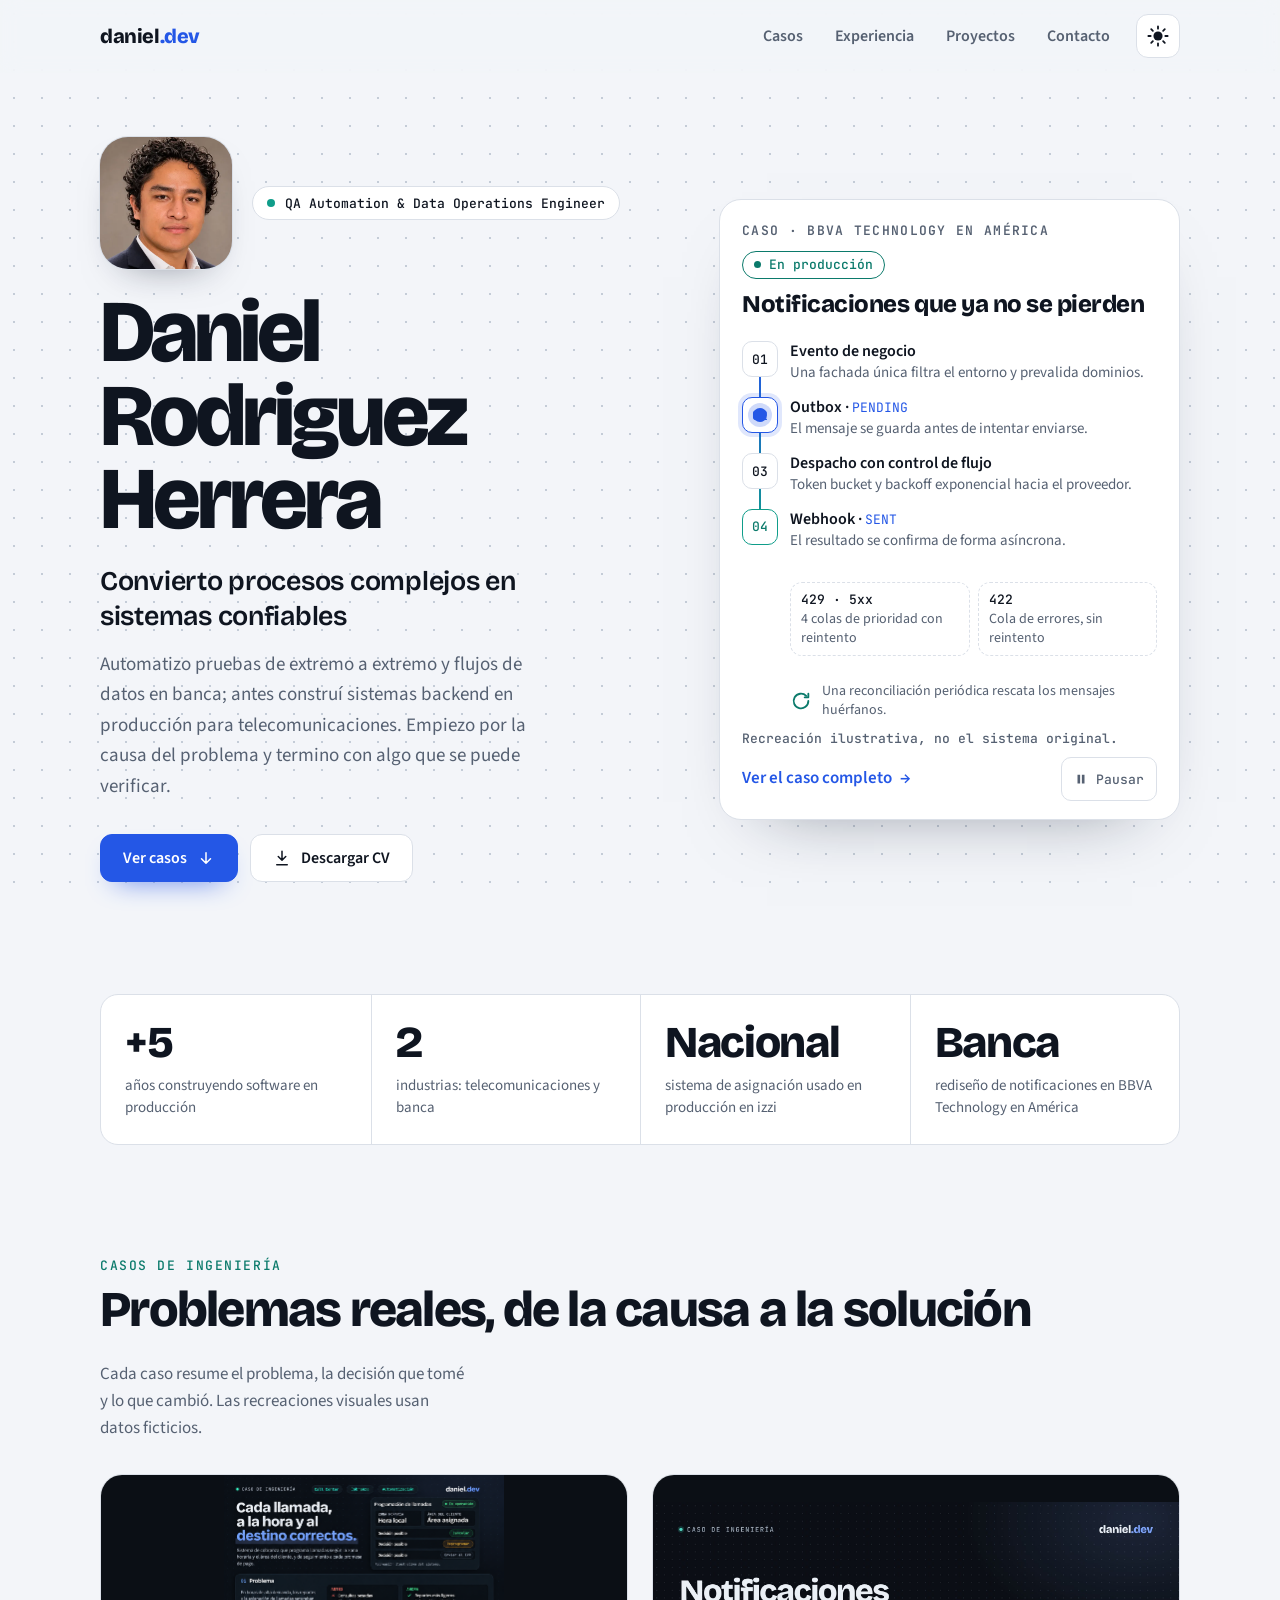
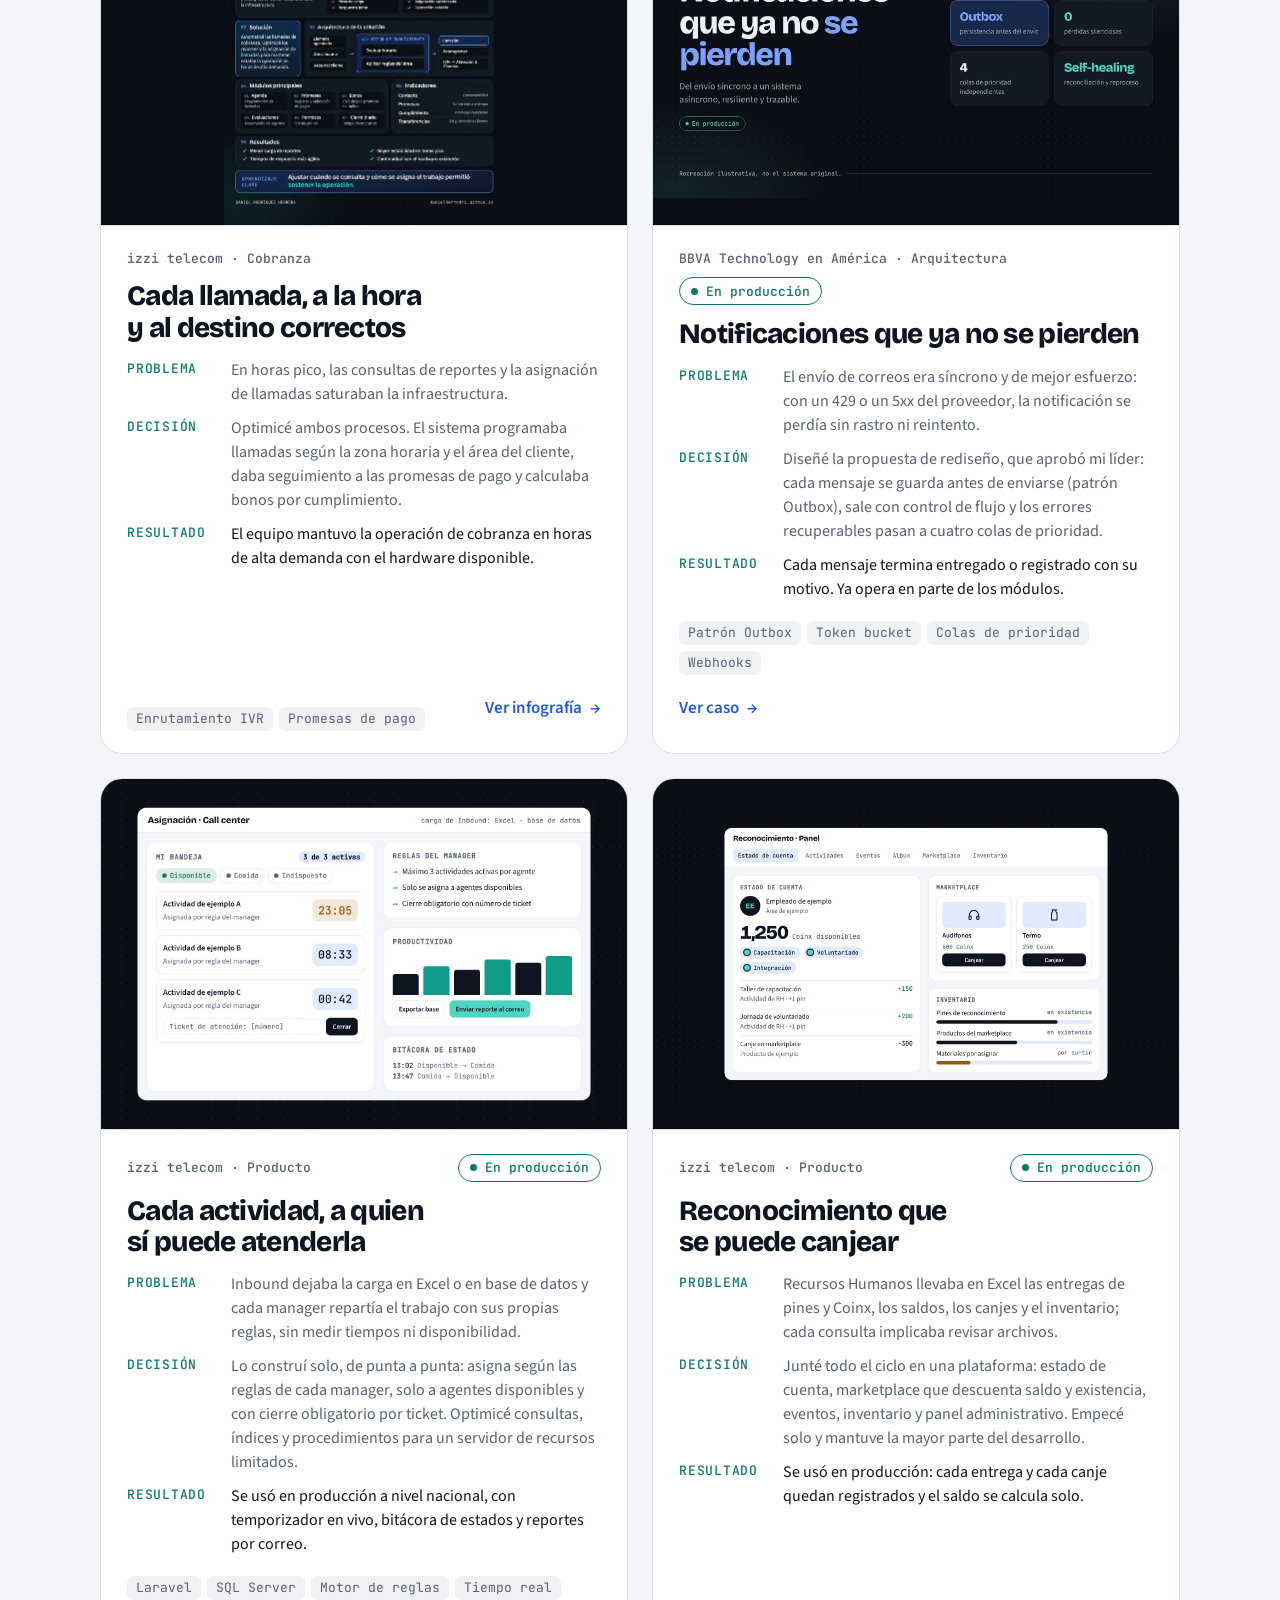
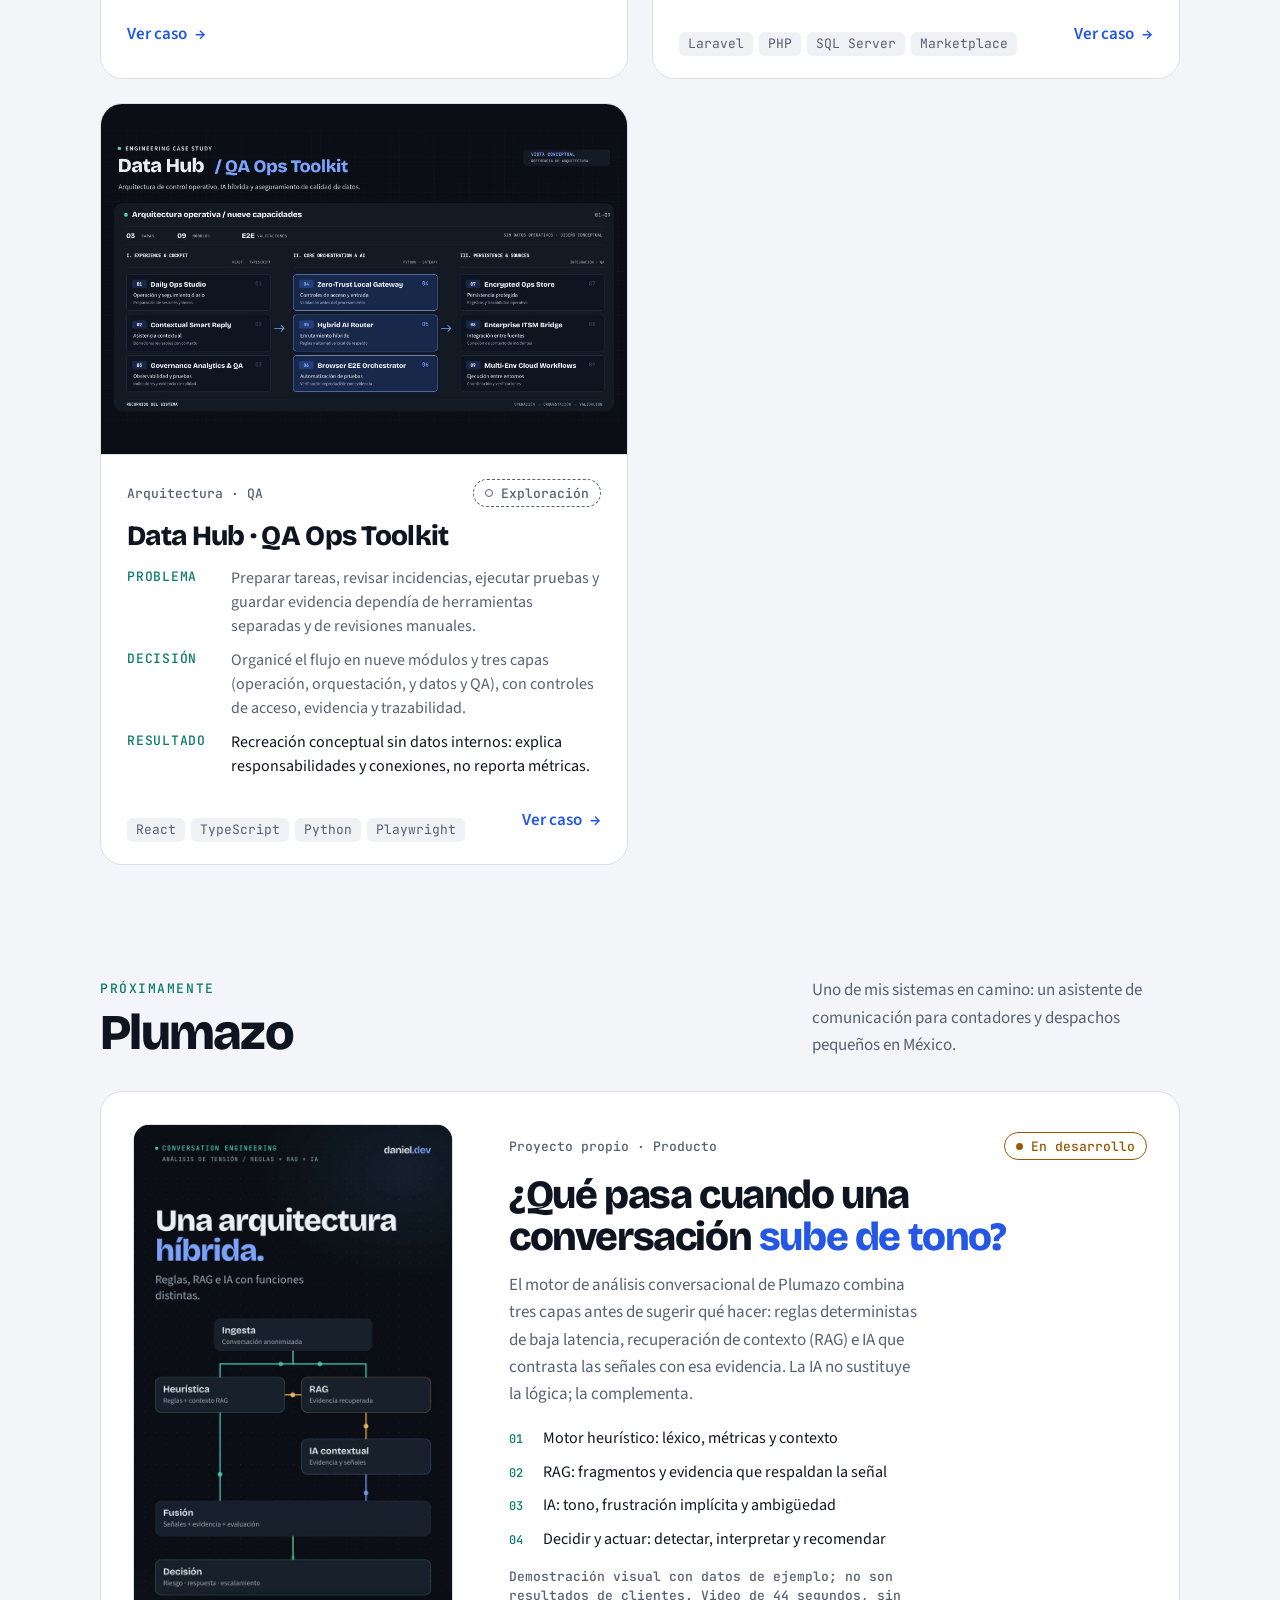
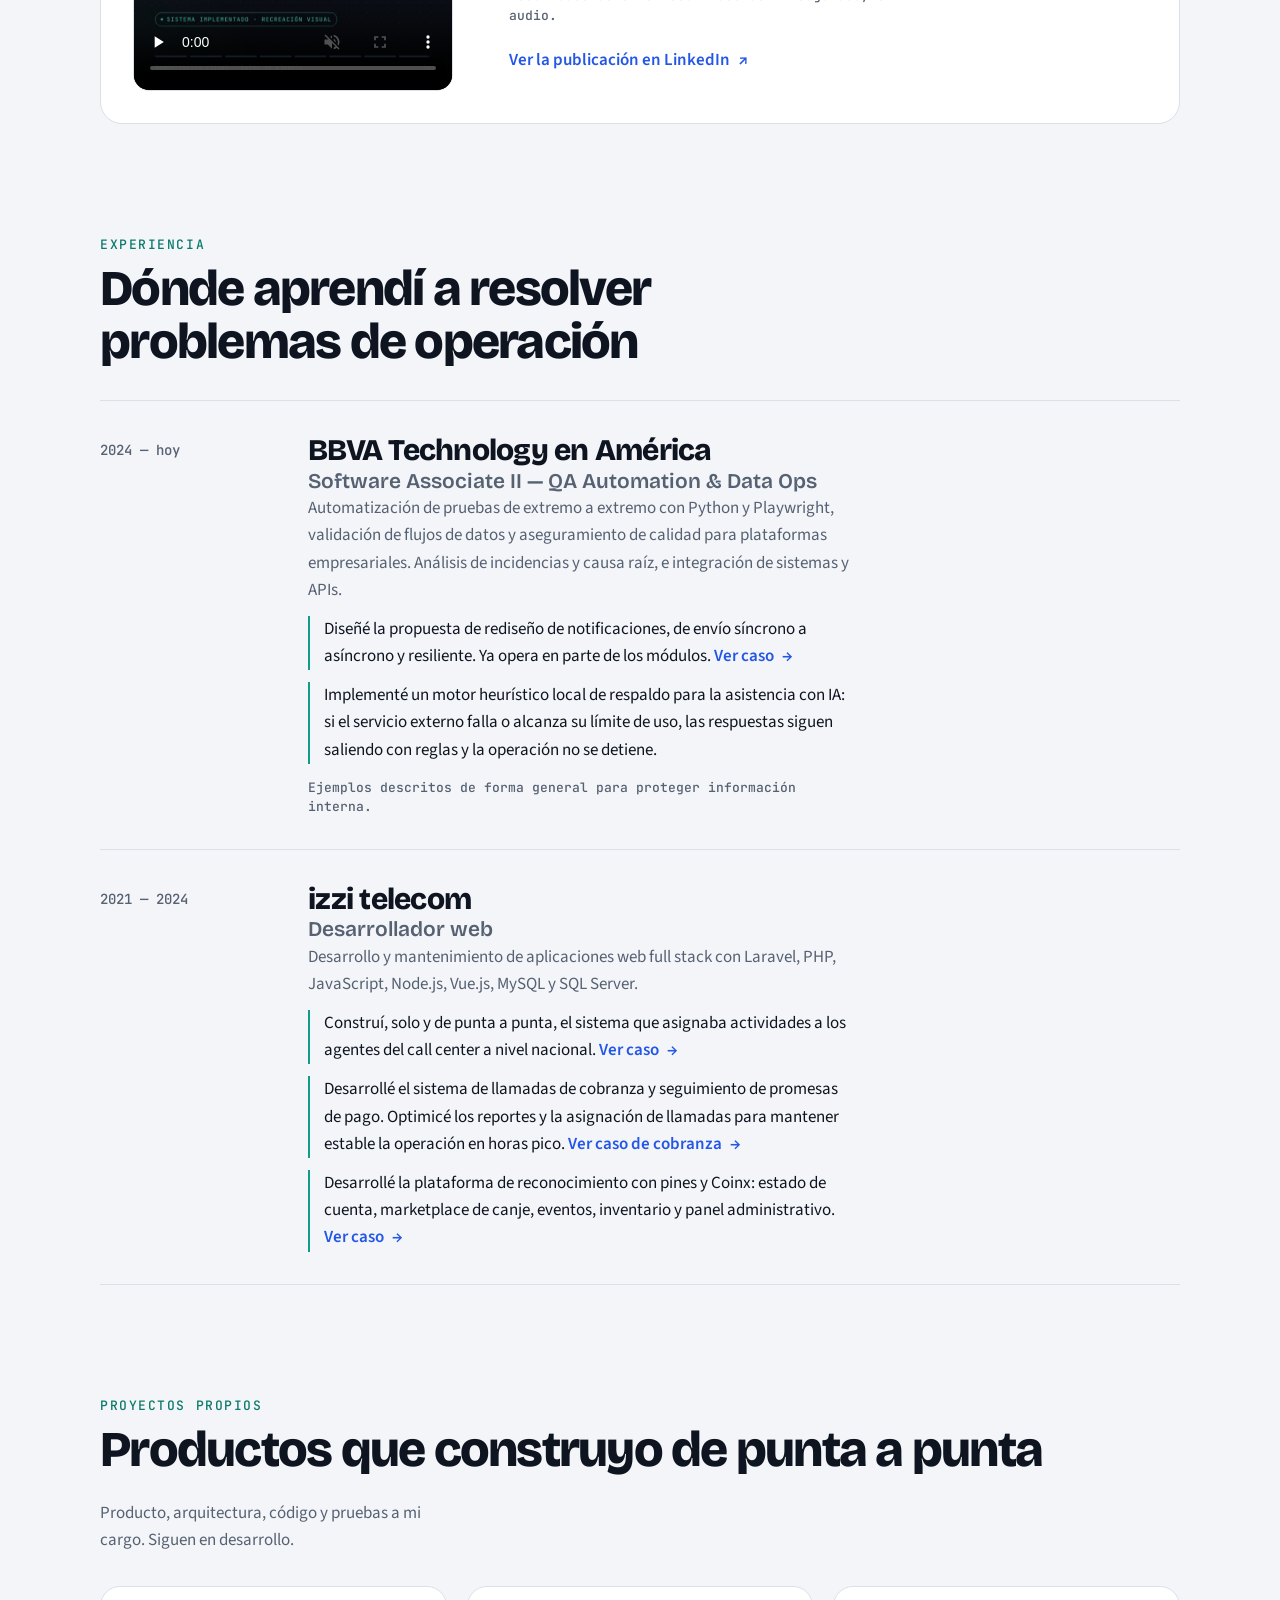
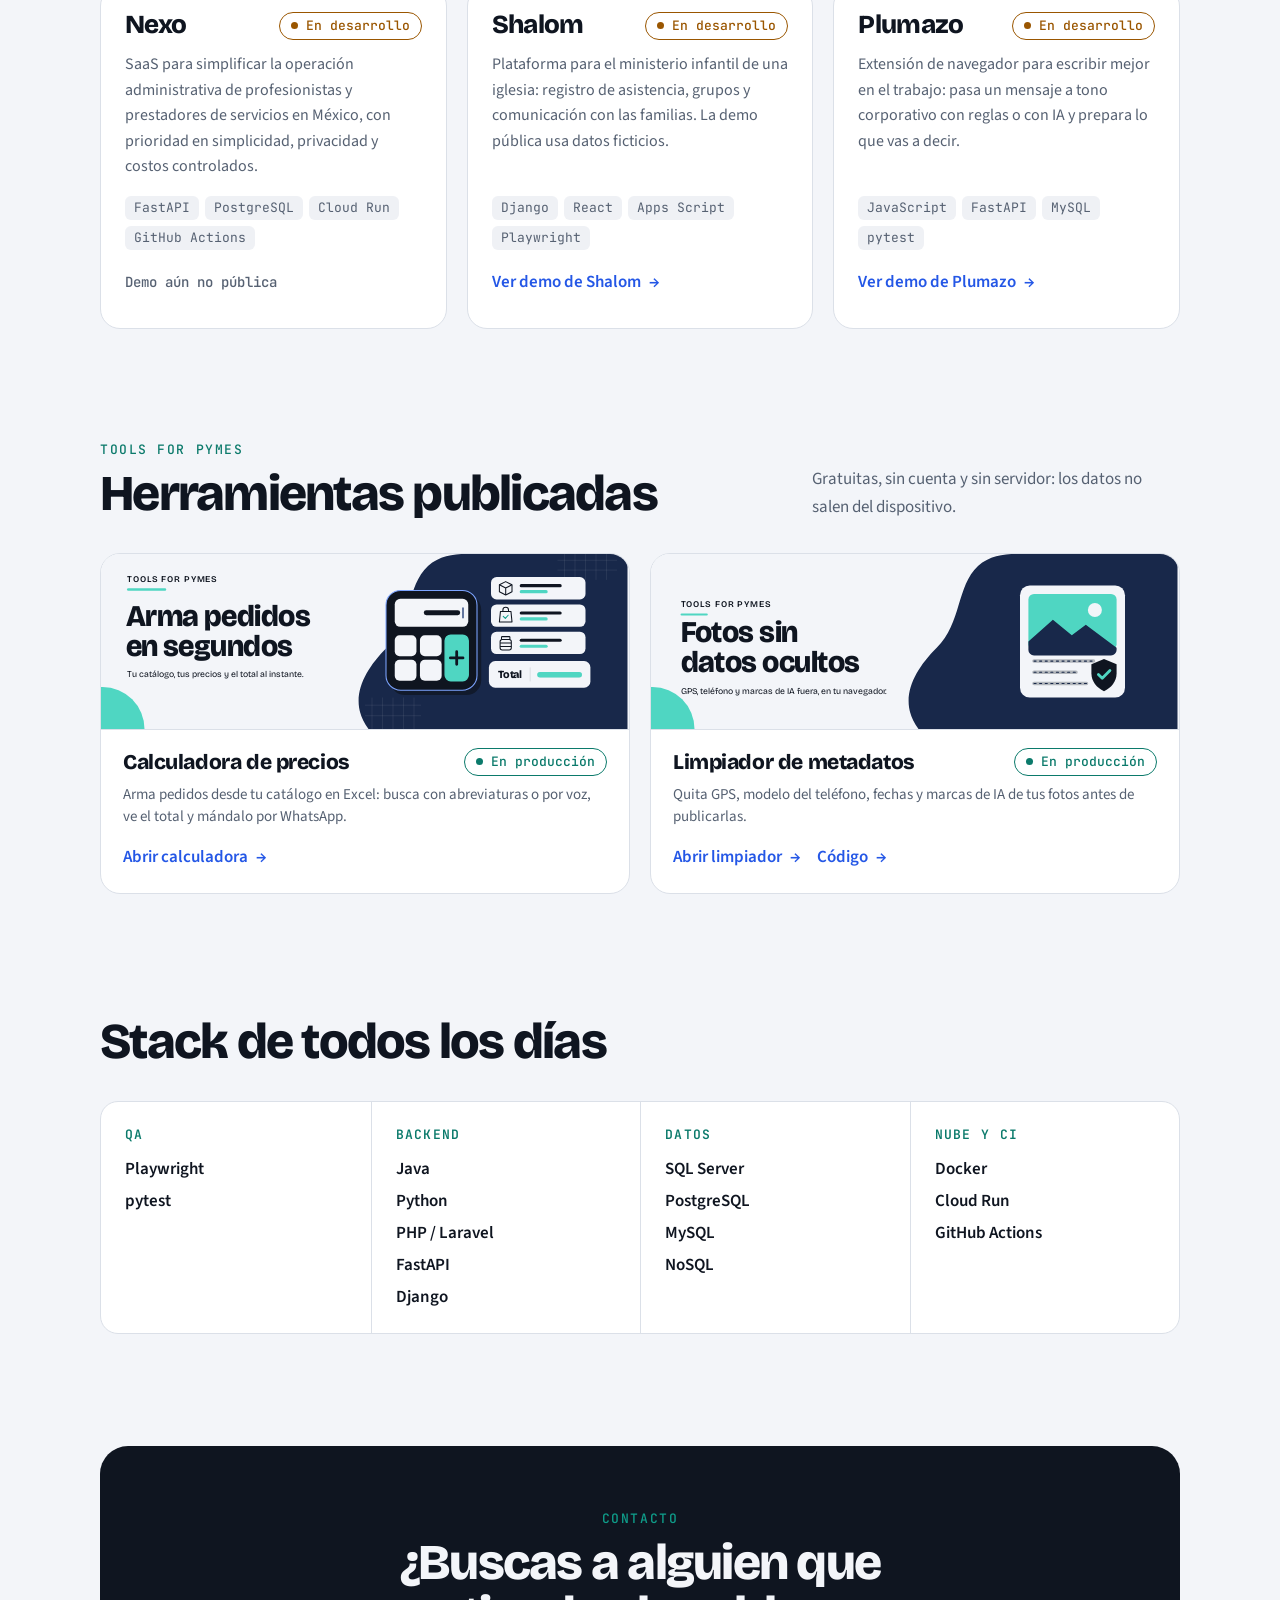
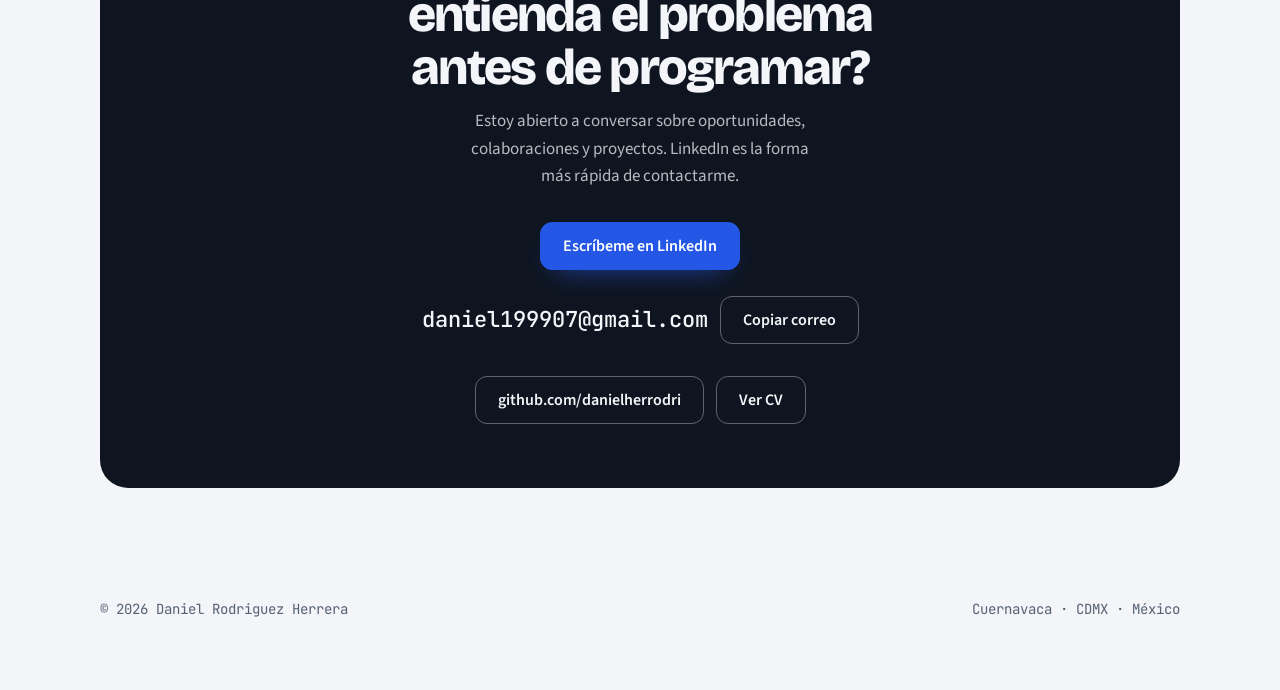
<file: index.html>
<!doctype html>
<html lang="es">
<head>
<meta charset="utf-8">
<meta name="viewport" content="width=device-width, initial-scale=1, viewport-fit=cover">
<title>Daniel Rodriguez Herrera · QA Automation &amp; Data Operations Engineer</title>
<meta name="description" content="Daniel Rodriguez Herrera, QA Automation &amp; Data Operations Engineer en México. Automatización de pruebas E2E, operaciones de datos e integración de sistemas en banca y telecomunicaciones.">
<script>try{var t=localStorage.getItem("tema");if(t)document.documentElement.dataset.theme=t}catch(e){}</script>
<meta name="color-scheme" content="light dark">
<meta name="theme-color" content="#f3f5f9" media="(prefers-color-scheme: light)">
<meta name="theme-color" content="#0b0f15" media="(prefers-color-scheme: dark)">
<meta property="og:type" content="website">
<meta property="og:locale" content="es_MX">
<meta property="og:site_name" content="Daniel Rodriguez Herrera">
<meta property="og:title" content="Daniel Rodriguez Herrera · QA Automation &amp; Data Operations Engineer">
<meta property="og:description" content="Convierto procesos complejos en sistemas confiables. Casos de ingeniería en banca y telecomunicaciones, experiencia y contacto.">
<meta property="og:url" content="https://danielherrodri.github.io/">
<meta property="og:image" content="https://danielherrodri.github.io/og.jpg">
<meta property="og:image:width" content="1200">
<meta property="og:image:height" content="630">
<meta property="og:image:alt" content="Daniel Rodriguez Herrera, QA Automation &amp; Data Operations Engineer: convierto procesos complejos en sistemas confiables.">
<meta name="twitter:card" content="summary_large_image">
<link rel="canonical" href="https://danielherrodri.github.io/">
<link rel="icon" href="data:image/svg+xml,%3Csvg xmlns='http://www.w3.org/2000/svg' viewBox='0 0 32 32'%3E%3Crect width='32' height='32' rx='7' fill='%232457e6'/%3E%3Ctext x='16' y='22' font-family='monospace' font-size='16' font-weight='700' fill='white' text-anchor='middle'%3Ed.%3C/text%3E%3C/svg%3E">
<link rel="preconnect" href="https://fonts.googleapis.com">
<link rel="preconnect" href="https://fonts.gstatic.com" crossorigin>
<link rel="stylesheet" href="https://fonts.googleapis.com/css2?family=Bricolage+Grotesque:opsz,wght@12..96,400;12..96,600;12..96,800&family=Source+Sans+3:wght@400;600&family=JetBrains+Mono:wght@400;500&display=swap">
<style>
*,*::before,*::after{box-sizing:border-box}
:root{
  --bg:#f3f5f9; --surface:#ffffff; --fg:#0f1520; --muted:#566172; --line:#dbe0e8; --dot:#c4ccd7;
  --accent:#2457e6; --accent-2:#0f9d8a; --accent-soft:#e2eafd; --ok:#127a49; --wip:#9a5600;
  /* Turquesa para texto en modo claro: 4.8:1 sobre --bg y 5.2:1 sobre --surface */
  --accent-2-text:#0b7a6b;
  --f-display:"Bricolage Grotesque",ui-sans-serif,system-ui,sans-serif;
  --f-body:"Source Sans 3",ui-sans-serif,system-ui,sans-serif;
  --f-mono:"JetBrains Mono",ui-monospace,Consolas,monospace;
  --radius:18px;
  color-scheme:light;
}
@media (prefers-color-scheme:dark){:root:not([data-theme="light"]){--bg:#0b0f15;--surface:#131a23;--fg:#eaf0f6;--muted:#9aa7b6;--line:#253040;--dot:#1f2935;--accent:#7ca4ff;--accent-2:#4fd6c2;--accent-soft:#18284a;--ok:#5fd39a;--wip:#f0b35c;--accent-2-text:#4fd6c2;color-scheme:dark}}
:root[data-theme="dark"]{--bg:#0b0f15;--surface:#131a23;--fg:#eaf0f6;--muted:#9aa7b6;--line:#253040;--dot:#1f2935;--accent:#7ca4ff;--accent-2:#4fd6c2;--accent-soft:#18284a;--ok:#5fd39a;--wip:#f0b35c;--accent-2-text:#4fd6c2;color-scheme:dark}

html{scroll-behavior:smooth;scroll-padding-top:88px;-webkit-text-size-adjust:100%;-webkit-tap-highlight-color:color-mix(in srgb,var(--accent) 18%,transparent)}
a,button{touch-action:manipulation}
body{margin:0;background:var(--bg);color:var(--fg);font:17px/1.6 var(--f-body);overflow-x:hidden;
  background-image:radial-gradient(var(--dot) 1px,transparent 1.3px);background-size:28px 28px;background-attachment:fixed}
img{max-width:100%;display:block}
[hidden]{display:none!important}
a{color:var(--accent)}
:focus-visible{outline:2px solid var(--accent);outline-offset:3px;border-radius:6px}
.skip{position:absolute;left:16px;top:-60px;z-index:50;background:var(--accent);color:#fff;padding:12px 16px;border-radius:10px;font-weight:600;text-decoration:none}
.skip:focus{top:12px}
.wrap{max-width:1120px;margin:0 auto;padding-left:max(20px,env(safe-area-inset-left,0px));padding-right:max(20px,env(safe-area-inset-right,0px))}
main.wrap{display:flex;flex-direction:column;gap:112px;padding-top:40px;padding-bottom:72px}

/* Encabezado */
.top{position:sticky;top:0;z-index:30;background:color-mix(in srgb,var(--bg) 86%,transparent);backdrop-filter:saturate(1.4) blur(10px);-webkit-backdrop-filter:saturate(1.4) blur(10px);border-bottom:1px solid transparent}
.top.scrolled{border-bottom-color:var(--line)}
.top .wrap{display:flex;justify-content:space-between;align-items:center;gap:16px;min-height:72px}
.logo{display:inline-flex;align-items:center;min-height:44px;font:800 20px var(--f-display);letter-spacing:-.02em;text-decoration:none;color:var(--fg)}
.logo span{color:var(--accent)}
.nav{display:flex;align-items:center;gap:4px}
.nav a{display:inline-flex;align-items:center;min-height:44px;padding:0 14px;border-radius:10px;font:600 16px var(--f-body);color:var(--muted);text-decoration:none;transition:color .2s,background-color .2s}
.nav a:hover{color:var(--fg);background:var(--accent-soft)}
.icon-btn{display:inline-flex;align-items:center;justify-content:center;width:44px;height:44px;border:1px solid var(--line);border-radius:12px;background:var(--surface);color:var(--fg);cursor:pointer;transition:border-color .2s}
.icon-btn:hover{border-color:var(--accent)}
.icon-btn svg{width:22px;height:22px;overflow:visible}
.theme{margin-left:8px}
.theme .core{fill:currentColor;transition:r .4s ease}
.theme .bite{transition:cx .4s ease,cy .4s ease}
.theme .rays{stroke:currentColor;stroke-width:2;stroke-linecap:round;fill:none;transform-origin:12px 12px;transition:transform .4s ease,opacity .3s}
.theme[aria-pressed="true"] .core{r:8px}
.theme[aria-pressed="true"] .bite{cx:17px;cy:7px}
.theme[aria-pressed="true"] .rays{transform:rotate(90deg) scale(.4);opacity:0}
.menu-btn{display:none}
.menu-btn svg{stroke:currentColor;stroke-width:2;stroke-linecap:round;fill:none}

/* Menú móvil a pantalla completa */
.sheet{position:fixed;inset:0;z-index:40;overscroll-behavior:contain;overflow-y:auto;background:var(--bg);display:flex;flex-direction:column;padding:16px max(20px,env(safe-area-inset-right,0px)) calc(24px + env(safe-area-inset-bottom,0px)) max(20px,env(safe-area-inset-left,0px))}
.sheet-head{display:flex;justify-content:space-between;align-items:center;min-height:56px}
.sheet nav{display:flex;flex-direction:column;gap:4px;margin-top:24px}
.sheet nav a{display:flex;align-items:center;min-height:64px;font:800 clamp(30px,8vw,40px)/1 var(--f-display);letter-spacing:-.03em;color:var(--fg);text-decoration:none;border-bottom:1px solid var(--line)}
.sheet nav a:hover{color:var(--accent)}
.sheet .sheet-foot{margin-top:auto;font:500 14px var(--f-mono);color:var(--muted)}

/* Tipografía de secciones */
.eyebrow{font:500 13px var(--f-mono);text-transform:uppercase;letter-spacing:.12em;color:var(--accent-2-text);margin:0}
h1,h2,h3{text-wrap:balance}
h2{font:800 clamp(32px,4.4vw,50px)/1.05 var(--f-display);letter-spacing:-.035em;margin:10px 0 0}
.sec-head{display:flex;justify-content:space-between;align-items:flex-end;gap:24px;flex-wrap:wrap;margin-bottom:32px}
.sec-head p.intro{margin:0;max-width:46ch;color:var(--muted)}

/* Estados: solo tres, mismo formato */
.state{display:inline-flex;align-items:center;gap:8px;min-height:28px;padding:0 11px;border-radius:999px;border:1px solid currentColor;font:500 13px/1 var(--f-mono);white-space:nowrap}
.state::before{content:"";width:7px;height:7px;border-radius:50%;background:currentColor;flex:none}
.state.prod{color:var(--accent-2-text)}
.state.dev{color:var(--wip)}
.state.exp{color:var(--muted);border-style:dashed}
.state.exp::before{background:transparent;border:1.5px solid currentColor;width:8px;height:8px}

.tags{display:flex;flex-wrap:wrap;gap:6px;list-style:none;margin:0;padding:0}
.tags li{font:400 13px/1.4 var(--f-mono);color:var(--muted);background:color-mix(in srgb,var(--line) 45%,transparent);border-radius:6px;padding:3px 9px}

/* Botones y enlaces */
.btn{display:inline-flex;align-items:center;justify-content:center;gap:10px;min-height:48px;padding:0 22px;border-radius:12px;font:600 16px var(--f-body);text-decoration:none;cursor:pointer;transition:background-color .2s,border-color .2s,box-shadow .2s,transform .2s}
.btn svg{width:18px;height:18px;flex:none}
.btn.primary{background:var(--accent);color:#fff;border:1px solid var(--accent);box-shadow:0 12px 28px -16px var(--accent)}
.btn.primary:hover{transform:translateY(-2px);box-shadow:0 18px 34px -16px var(--accent)}
.btn.ghost{border:1px solid var(--line);background:var(--surface);color:var(--fg)}
.btn.ghost:hover{border-color:var(--accent);color:var(--accent)}
:root[data-theme="dark"] .btn.primary{color:#0b0f15}
@media (prefers-color-scheme:dark){:root:not([data-theme="light"]) .btn.primary{color:#0b0f15}}
.more{display:inline-flex;align-items:center;gap:8px;min-height:44px;font-weight:600;color:var(--accent);text-decoration:none}
.more:hover{text-decoration:underline;text-underline-offset:4px}
.more .arr{transition:transform .2s}
.more:hover .arr{transform:translateX(3px)}
.muted-note{display:inline-flex;align-items:center;min-height:44px;font:500 14px var(--f-mono);color:var(--muted)}

/* Inicio */
.hero{display:grid;grid-template-columns:minmax(0,1.1fr) minmax(0,.9fr);gap:56px;align-items:center;padding-top:24px}
.badge{display:inline-flex;align-items:center;gap:10px;min-height:34px;padding:0 14px;border:1px solid var(--line);border-radius:999px;background:var(--surface);font:500 13px var(--f-mono);color:var(--fg)}
.badge::before{content:"";width:8px;height:8px;border-radius:50%;background:var(--accent-2)}
h1{font:800 clamp(46px,7vw,88px)/.95 var(--f-display);letter-spacing:-.045em;margin:22px 0 0}
.role{font:600 clamp(21px,2.5vw,27px)/1.3 var(--f-display);letter-spacing:-.01em;margin:22px 0 0;max-width:24ch}
.lead{font-size:19px;color:var(--muted);max-width:52ch;margin:16px 0 0}
.cta{display:flex;gap:12px;flex-wrap:wrap;margin-top:32px}

/* Tarjeta-diagrama del caso de notificaciones */
.flow{background:var(--surface);border:1px solid var(--line);border-radius:22px;padding:22px 22px 18px;box-shadow:0 30px 70px -48px rgba(15,25,45,.55)}
.flow-head{display:flex;justify-content:space-between;align-items:center;gap:12px;flex-wrap:wrap}
.flow-head b{font:600 13px var(--f-mono);color:var(--muted);text-transform:uppercase;letter-spacing:.1em}
.flow h2.flow-title{font:800 24px/1.15 var(--f-display);letter-spacing:-.02em;margin:12px 0 16px}
.steps{list-style:none;margin:0;padding:0;position:relative}
.steps::before{content:"";position:absolute;left:17px;top:18px;bottom:18px;width:2px;background:linear-gradient(var(--accent),var(--accent-2))}
.steps li{position:relative;display:grid;grid-template-columns:36px minmax(0,1fr);gap:12px;align-items:start;padding:7px 0}
.steps .n{position:relative;z-index:1;display:grid;place-items:center;width:36px;height:36px;border-radius:10px;background:var(--surface);border:1.5px solid var(--line);font:500 13px var(--f-mono);color:var(--fg)}
.steps li:last-child .n{border-color:var(--accent-2);color:var(--accent-2-text)}
.steps strong{display:block;font:600 16px/1.3 var(--f-body)}
.steps code{font:400 13px var(--f-mono);color:var(--accent)}
.steps span{display:block;font-size:15px;color:var(--muted);line-height:1.4}
.forks{display:grid;grid-template-columns:1fr 1fr;gap:8px;margin:10px 0 0 48px}
.fork{border:1px dashed var(--line);border-radius:12px;padding:8px 10px;font-size:14px;line-height:1.35;color:var(--muted)}
.fork code{display:block;font:500 13px var(--f-mono);color:var(--fg);margin-bottom:2px}
.heal{display:flex;gap:10px;align-items:center;margin:12px 0 0 48px;font-size:14px;color:var(--muted);line-height:1.35}
.heal svg{width:22px;height:22px;flex:none;stroke:var(--accent-2-text);fill:none;stroke-width:2;stroke-linecap:round;stroke-linejoin:round}
.flow .more{margin-top:8px}
.flow-note{margin:10px 0 0;font:500 13px/1.45 var(--f-mono);color:var(--muted)}
.xp-disc{margin-top:14px!important;font:500 13px/1.5 var(--f-mono);color:var(--muted)!important}

/* Retrato: se arma de pixeles al cargar y se vuelve a pixelar al pasar el puntero */
.id-row{display:flex;align-items:center;gap:20px;flex-wrap:wrap}
.me{position:relative;width:132px;height:132px;flex:none;border-radius:28px;overflow:hidden;background:var(--line);box-shadow:0 0 0 1px var(--line),0 18px 40px -26px rgba(15,25,45,.6);cursor:crosshair}
.me img,.me canvas{position:absolute;inset:0;width:100%;height:100%;display:block}
.me canvas{image-rendering:pixelated}

/* Diagrama en movimiento: un mensaje recorre el flujo, reintenta tras un 429 y termina en SENT */
.steps-wrap{position:relative}
.steps-wrap .packet{position:absolute;left:11px;top:0;z-index:2;width:14px;height:14px;border-radius:50%;background:var(--accent);box-shadow:0 0 0 5px color-mix(in srgb,var(--accent) 22%,transparent);opacity:0;transform:translate(0,var(--y,0px));transition:transform .7s cubic-bezier(.4,0,.2,1),opacity .3s,background-color .3s;pointer-events:none}
.flow.anim .packet{opacity:1}
.flow[data-step="4"] .packet{background:var(--accent-2);box-shadow:0 0 0 5px color-mix(in srgb,var(--accent-2) 25%,transparent)}
.flow.retry .packet{transform:translate(26px,var(--y,0px))}
.steps .n{transition:border-color .3s,color .3s,background-color .3s,box-shadow .3s}
.flow[data-step="1"] .steps li:nth-of-type(1) .n,.flow[data-step="2"] .steps li:nth-of-type(2) .n,.flow[data-step="3"] .steps li:nth-of-type(3) .n{border-color:var(--accent);color:var(--accent);box-shadow:0 0 0 4px color-mix(in srgb,var(--accent) 14%,transparent)}
.flow[data-step="4"] .steps li:nth-of-type(4) .n{background:color-mix(in srgb,var(--accent-2) 14%,var(--surface));box-shadow:0 0 0 4px color-mix(in srgb,var(--accent-2) 16%,transparent)}
.fork{transition:border-color .3s,background-color .3s,color .3s}
.flow.retry .fork.r{border-style:solid;border-color:var(--accent);background:var(--accent-soft);color:var(--fg)}
.flow-foot{display:flex;justify-content:space-between;align-items:center;gap:12px;flex-wrap:wrap;margin-top:8px}
.flow-foot .more{margin-top:0}
.pause{display:inline-flex;align-items:center;gap:8px;min-height:44px;padding:0 12px;border:1px solid var(--line);border-radius:10px;background:transparent;color:var(--muted);font:500 13px var(--f-mono);cursor:pointer;transition:border-color .2s,color .2s}
.pause:hover{border-color:var(--accent);color:var(--fg)}
.pause svg{width:14px;height:14px;fill:currentColor}

/* Cifras */
.stats{display:grid;grid-template-columns:repeat(4,minmax(0,1fr));border:1px solid var(--line);border-radius:var(--radius);background:var(--surface);overflow:hidden;margin:0}
.stat{padding:26px 24px;border-left:1px solid var(--line);min-width:0}
.stat:first-child{border-left:0}
.stat dt{font:800 clamp(30px,3.6vw,44px)/1 var(--f-display);letter-spacing:-.03em;font-variant-numeric:tabular-nums}
.stat dd{margin:10px 0 0;font-size:15px;line-height:1.45;color:var(--muted)}

/* Casos */
.cases{display:grid;grid-template-columns:repeat(2,minmax(0,1fr));gap:24px}
.case{display:flex;flex-direction:column;background:var(--surface);border:1px solid var(--line);border-radius:22px;overflow:hidden;transition:border-color .25s,box-shadow .25s,transform .25s}
.case:hover{border-color:var(--accent);box-shadow:0 30px 60px -44px var(--accent);transform:translateY(-3px)}
/* Próximamente: Plumazo */
.soon{display:grid;grid-template-columns:minmax(0,320px) minmax(0,1fr);gap:clamp(24px,5vw,56px);align-items:center;background:var(--surface);border:1px solid var(--line);border-radius:22px;padding:clamp(18px,3vw,32px)}
.soon-media{border-radius:16px;overflow:hidden;border:1px solid var(--line);background:#0b0f15}
.soon-media video{display:block;width:100%;height:auto;aspect-ratio:9/16;background:#0b0f15}
.soon-body{display:flex;flex-direction:column;gap:14px;min-width:0}
.soon-body h3{font:800 clamp(28px,3.6vw,40px)/1.05 var(--f-display);letter-spacing:-.035em;margin:0}
.soon-body h3 em{font-style:normal;color:var(--accent)}
.soon-body p{margin:0;color:var(--muted);max-width:52ch}
.soon-steps{list-style:none;margin:4px 0 0;padding:0;display:grid;gap:8px}
.soon-steps li{display:flex;gap:12px;align-items:baseline;font-size:16px}
.soon-steps b{font:500 12px var(--f-mono);color:var(--accent-2-text);min-width:22px}
.soon-note{font:500 13px/1.5 var(--f-mono);color:var(--muted)}
@media (max-width:760px){.soon{grid-template-columns:1fr}.soon-media{max-width:320px;width:100%;margin:0 auto}}
.case-media{display:block;aspect-ratio:3/2;background:#0b0f15;overflow:hidden;border-bottom:1px solid var(--line)}
.case-media img{width:100%;height:100%;object-fit:cover;transition:transform .5s ease}
.case:hover .case-media img{transform:scale(1.02)}
.case-media.fit img{object-fit:contain}
.case-body{display:flex;flex-direction:column;gap:14px;padding:24px 26px 22px;flex:1}
.case-meta{display:flex;justify-content:space-between;align-items:center;gap:10px;flex-wrap:wrap}
.case-meta .org{font:500 13px var(--f-mono);color:var(--muted)}
.case h3{font:800 clamp(24px,2.4vw,28px)/1.12 var(--f-display);letter-spacing:-.025em;margin:0}
.pdr{margin:0;display:grid;gap:10px}
.pdr div{display:grid;grid-template-columns:92px minmax(0,1fr);gap:12px}
.pdr dt{font:500 13px/1.7 var(--f-mono);color:var(--accent-2-text);text-transform:uppercase;letter-spacing:.06em}
.pdr dd{margin:0;font-size:16px;line-height:1.5;color:var(--muted)}
.pdr div:last-child dd{color:var(--fg)}
.case-foot{display:flex;justify-content:space-between;align-items:flex-end;gap:12px;flex-wrap:wrap;margin-top:auto;padding-top:6px}

/* Experiencia */
.xp{display:flex;flex-direction:column;border-top:1px solid var(--line)}
.xp-item{display:grid;grid-template-columns:180px minmax(0,1fr);gap:28px;padding:32px 0;border-bottom:1px solid var(--line)}
.xp-when{font:500 14px var(--f-mono);color:var(--muted);padding-top:8px}
.xp-item h3{font:800 clamp(24px,2.6vw,30px)/1.15 var(--f-display);letter-spacing:-.025em;margin:0}
.xp-role{font:600 clamp(18px,1.8vw,21px)/1.3 var(--f-display);margin:6px 0 12px;color:var(--fg)}
.xp-item p{margin:0;color:var(--muted);max-width:68ch}
.xp-note{margin-top:12px!important;padding-left:14px;border-left:2px solid var(--accent-2);color:var(--fg)!important}
.xp-note .more{min-height:0}

/* Proyectos propios */
.projects{display:grid;grid-template-columns:repeat(3,minmax(0,1fr));gap:20px}
.proj{display:flex;flex-direction:column;gap:12px;background:var(--surface);border:1px solid var(--line);border-radius:20px;padding:24px;transition:border-color .25s,transform .25s}
.proj:hover{border-color:var(--accent);transform:translateY(-3px)}
.proj-head{display:flex;justify-content:space-between;align-items:center;gap:10px;flex-wrap:wrap}
.proj h3{font:800 26px/1.1 var(--f-display);letter-spacing:-.025em;margin:0}
.proj p{margin:0;color:var(--muted);font-size:16px}
.proj .tags{margin-top:auto;padding-top:4px}
.proj .more,.proj .muted-note{margin-top:-2px}

/* Herramientas publicadas: verde y lima solo aquí */
.tools{display:grid;grid-template-columns:repeat(2,minmax(0,1fr));gap:20px}
.tool{display:flex;flex-direction:column;background:var(--surface);border:1px solid var(--line);border-radius:20px;overflow:hidden;transition:border-color .25s}
.tool:hover{border-color:#5c9f7b}
.tool-art{display:block;aspect-ratio:3/1;background:#f3f5f9;border-bottom:1px solid var(--line);overflow:hidden}
.tool-art svg{display:block;width:100%;height:100%}
.tool-body{display:flex;flex-direction:column;gap:8px;padding:18px 22px 14px;flex:1}
.tool h3{font:800 21px/1.15 var(--f-display);letter-spacing:-.02em;margin:0}
.tool p{margin:0;font-size:15px;line-height:1.45;color:var(--muted)}
.tool .links{display:flex;gap:16px;flex-wrap:wrap;margin-top:auto}

/* Stack */
.stack{display:grid;grid-template-columns:repeat(4,minmax(0,1fr));gap:0;border:1px solid var(--line);border-radius:var(--radius);background:var(--surface);overflow:hidden;margin:0}
.stack div{padding:24px;border-left:1px solid var(--line)}
.stack div:first-child{border-left:0}
.stack dt{font:600 13px var(--f-mono);text-transform:uppercase;letter-spacing:.1em;color:var(--accent-2-text);margin-bottom:14px}
.stack dd{margin:0}
.stack ul{list-style:none;margin:0;padding:0;display:flex;flex-direction:column;gap:8px}
.stack li{font:600 17px var(--f-body)}

/* Contacto (sin cambios de contenido) */
.final{position:relative;text-align:center;background:var(--fg);color:var(--bg);border-radius:28px;padding:64px 24px;overflow:hidden}
.final h2{color:var(--bg);margin:10px auto 14px;max-width:22ch}
.final p{color:color-mix(in srgb,var(--bg) 74%,transparent);max-width:46ch;margin:0 auto}
.final .cta{justify-content:center}
.final .btn.ghost{background:transparent;color:var(--bg);border-color:color-mix(in srgb,var(--bg) 35%,transparent)}
.final .btn.ghost:hover{border-color:var(--bg)}
.final .eyebrow{color:var(--accent-2)}
:root[data-theme="dark"] .final .eyebrow,:root[data-theme="dark"] .skip{color:#0b7a6b}
@media (prefers-color-scheme:dark){:root:not([data-theme="light"]) .final .eyebrow{color:#0b7a6b}:root:not([data-theme="light"]) .skip{color:#0b0f15}}
:root[data-theme="dark"] .skip{color:#0b0f15}
.mail{display:flex;justify-content:center;align-items:center;gap:12px;flex-wrap:wrap;margin-top:26px}
.mail code{font:500 clamp(16px,2.4vw,22px) var(--f-mono);color:var(--bg);user-select:all;word-break:break-all}
.mail .btn{cursor:pointer}
footer{display:flex;justify-content:space-between;gap:12px;flex-wrap:wrap;font:400 14px var(--f-mono);color:var(--muted)}

@media (prefers-reduced-motion:reduce){
  html{scroll-behavior:auto}
  *,*::before,*::after{transition:none!important;animation:none!important}
  .case:hover,.proj:hover,.btn.primary:hover{transform:none}
  .case:hover .case-media img{transform:none}
  .pause,.steps-wrap .packet{display:none}
}
@media (max-width:1000px){
  .hero{grid-template-columns:1fr;gap:40px}
  .flow{max-width:620px}
  .stats{grid-template-columns:repeat(2,minmax(0,1fr))}
  .stat:nth-child(3){border-left:0}
  .stat:nth-child(n+3){border-top:1px solid var(--line)}
  .projects{grid-template-columns:repeat(2,minmax(0,1fr))}
  .tools{grid-template-columns:1fr}
  .stack{grid-template-columns:repeat(2,minmax(0,1fr))}
  .stack div:nth-child(3){border-left:0}
  .stack div:nth-child(n+3){border-top:1px solid var(--line)}
}
@media (max-width:760px){
  .nav a{display:none}
  .menu-btn{display:inline-flex}
  .theme{margin-left:0}
  main.wrap{gap:88px;padding-top:24px}
  .cases{grid-template-columns:1fr}
  .projects{grid-template-columns:1fr}
  .xp-item{grid-template-columns:1fr;gap:6px;padding:26px 0}
  .xp-when{padding-top:0}
}
@media (max-width:560px){
  body{font-size:16px}
  .me{width:104px;height:104px;border-radius:22px}
  .lead{font-size:17px}
  .cta .btn{flex:1 1 100%}
  .forks{grid-template-columns:1fr;margin-left:0}
  .heal{margin-left:0}
  .pdr div{grid-template-columns:1fr;gap:2px}
  .stats{grid-template-columns:1fr}
  .stat{border-left:0!important;border-top:1px solid var(--line);padding:20px}
  .stat:first-child{border-top:0}
  .stack{grid-template-columns:1fr}
  .stack div{border-left:0!important;border-top:1px solid var(--line)}
  .stack div:first-child{border-top:0}
  .final{padding:48px 20px;border-radius:22px}
}
</style>
</head>
<body>
<a class="skip" href="#contenido">Saltar al contenido</a>

<header class="top" id="top">
  <div class="wrap">
    <a class="logo" translate="no" href="#contenido" aria-label="Daniel Rodriguez Herrera, inicio">daniel<span>.dev</span></a>
    <nav class="nav" aria-label="Principal">
      <a href="#casos">Casos</a><a href="#experiencia">Experiencia</a><a href="#proyectos">Proyectos</a><a href="#contacto">Contacto</a>
      <button type="button" id="theme" class="icon-btn theme" aria-label="Cambiar a tema oscuro" aria-pressed="false">
        <svg viewBox="0 0 24 24" aria-hidden="true"><mask id="moon"><rect width="24" height="24" fill="#fff"/><circle class="bite" cx="24" cy="6" r="7" fill="#000"/></mask><circle class="core" cx="12" cy="12" r="5" mask="url(#moon)"/><g class="rays"><path d="M12 1.5v2.5M12 20v2.5M1.5 12H4M20 12h2.5M4.6 4.6l1.8 1.8M17.6 17.6l1.8 1.8M4.6 19.4l1.8-1.8M17.6 6.4l1.8-1.8"/></g></svg>
      </button>
      <button type="button" id="menu-open" class="icon-btn menu-btn" aria-label="Abrir menú" aria-expanded="false" aria-controls="sheet">
        <svg viewBox="0 0 24 24" aria-hidden="true"><path d="M4 7h16M4 12h16M4 17h16"/></svg>
      </button>
    </nav>
  </div>
</header>

<div class="sheet" id="sheet" role="dialog" aria-modal="true" aria-label="Menú" hidden>
  <div class="sheet-head">
    <span class="logo">daniel<span>.dev</span></span>
    <button type="button" id="menu-close" class="icon-btn menu-btn" style="display:inline-flex" aria-label="Cerrar menú">
      <svg viewBox="0 0 24 24" aria-hidden="true"><path d="M6 6l12 12M18 6L6 18"/></svg>
    </button>
  </div>
  <nav aria-label="Menú móvil">
    <a href="#casos">Casos</a><a href="#experiencia">Experiencia</a><a href="#proyectos">Proyectos</a><a href="#contacto">Contacto</a>
  </nav>
  <p class="sheet-foot">Cuernavaca · CDMX · México</p>
</div>

<main class="wrap" id="contenido">
  <section class="hero" aria-labelledby="nombre">
    <div>
      <div class="id-row">
        <div class="me" id="me"><img src="retrato.webp" width="480" height="480" fetchpriority="high" alt="Retrato de Daniel Rodriguez Herrera"><canvas aria-hidden="true"></canvas></div>
        <p class="badge">QA Automation &amp; Data Operations Engineer</p>
      </div>
      <h1 id="nombre">Daniel Rodriguez Herrera</h1>
      <p class="role">Convierto procesos complejos en sistemas confiables</p>
      <p class="lead">Automatizo pruebas de extremo a extremo y flujos de datos en banca; antes construí sistemas backend en producción para telecomunicaciones. Empiezo por la causa del problema y termino con algo que se puede verificar.</p>
      <div class="cta">
        <a class="btn primary" href="#casos">Ver casos <svg viewBox="0 0 24 24" fill="none" stroke="currentColor" stroke-width="2" stroke-linecap="round" stroke-linejoin="round" aria-hidden="true"><path d="M12 5v14M6 13l6 6 6-6"/></svg></a>
        <a class="btn ghost" href="cv.pdf" download><svg viewBox="0 0 24 24" fill="none" stroke="currentColor" stroke-width="2" stroke-linecap="round" stroke-linejoin="round" aria-hidden="true"><path d="M12 3v12M7 10l5 5 5-5M5 21h14"/></svg>Descargar CV</a>
      </div>
    </div>

    <aside class="flow" aria-labelledby="flow-title">
      <div class="flow-head"><b>Caso · BBVA Technology en América</b><span class="state prod">En producción</span></div>
      <h2 class="flow-title" id="flow-title">Notificaciones que ya no se pierden</h2>
      <div class="steps-wrap"><span class="packet" aria-hidden="true"></span>
      <ol class="steps" aria-label="Pasos del flujo">
        <li><span class="n" aria-hidden="true">01</span><div><strong>Evento de negocio</strong><span>Una fachada única filtra el entorno y prevalida dominios.</span></div></li>
        <li><span class="n" aria-hidden="true">02</span><div><strong>Outbox · <code>PENDING</code></strong><span>El mensaje se guarda antes de intentar enviarse.</span></div></li>
        <li><span class="n" aria-hidden="true">03</span><div><strong>Despacho con control de flujo</strong><span>Token bucket y backoff exponencial hacia el proveedor.</span></div></li>
        <li><span class="n" aria-hidden="true">04</span><div><strong>Webhook · <code>SENT</code></strong><span>El resultado se confirma de forma asíncrona.</span></div></li>
      </ol></div>
      <div class="forks">
        <p class="fork r"><code>429 · 5xx</code>4 colas de prioridad con reintento</p>
        <p class="fork"><code>422</code>Cola de errores, sin reintento</p>
      </div>
      <p class="heal"><svg viewBox="0 0 24 24" aria-hidden="true"><path d="M20 12a8 8 0 1 1-2.34-5.66"/><path d="M20 4v4h-4"/></svg>Una reconciliación periódica rescata los mensajes huérfanos.</p>
      <p class="flow-note">Recreación ilustrativa, no el sistema original.</p>
      <div class="flow-foot">
        <a class="more" href="caso-notificaciones/">Ver el caso completo <span class="arr" aria-hidden="true">→</span></a>
        <button type="button" class="pause" id="pause" aria-pressed="false" hidden><svg viewBox="0 0 16 16" aria-hidden="true"><path d="M4 3h3v10H4zM9 3h3v10H9z"/></svg><span>Pausar</span></button>
      </div>
    </aside>
  </section>

  <dl class="stats" aria-label="Cifras">
    <div class="stat"><dt>+5</dt><dd>años construyendo software en producción</dd></div>
    <div class="stat"><dt>2</dt><dd>industrias: telecomunicaciones y banca</dd></div>
    <div class="stat"><dt>Nacional</dt><dd>sistema de asignación usado en producción en izzi</dd></div>
    <div class="stat"><dt>Banca</dt><dd>rediseño de notificaciones en BBVA Technology en América</dd></div>
  </dl>

  <section id="casos" aria-labelledby="casos-t">
    <div class="sec-head">
      <div><p class="eyebrow">Casos de ingeniería</p><h2 id="casos-t">Problemas reales, de la causa a la solución</h2></div>
      <p class="intro">Cada caso resume el problema, la decisión que tomé y lo que cambió. Las recreaciones visuales usan datos ficticios.</p>
    </div>
    <div class="cases">
      <article class="case" id="caso-cobranza">
        <a class="case-media fit" href="caso-cobranza/infografia.png" tabindex="-1" aria-hidden="true"><img src="caso-cobranza/infografia.png" width="1122" height="1402" loading="lazy" alt=""></a>
        <div class="case-body">
          <div class="case-meta"><span class="org">izzi telecom · Cobranza</span></div>
          <h3>Cada llamada, a la hora y al destino correctos</h3>
          <dl class="pdr">
            <div><dt>Problema</dt><dd>En horas pico, las consultas de reportes y la asignación de llamadas saturaban la infraestructura.</dd></div>
            <div><dt>Decisión</dt><dd>Optimicé ambos procesos. El sistema programaba llamadas según la zona horaria y el área del cliente, daba seguimiento a las promesas de pago y calculaba bonos por cumplimiento.</dd></div>
            <div><dt>Resultado</dt><dd>El equipo mantuvo la operación de cobranza en horas de alta demanda con el hardware disponible.</dd></div>
          </dl>
          <div class="case-foot">
            <ul class="tags" aria-label="Áreas del caso"><li>Enrutamiento IVR</li><li>Promesas de pago</li></ul>
            <a class="more" href="caso-cobranza/infografia.png">Ver infografía <span class="arr" aria-hidden="true">→</span></a>
          </div>
        </div>
      </article>
      <article class="case">
        <a class="case-media fit" href="caso-notificaciones/" tabindex="-1" aria-hidden="true"><img src="caso-notificaciones/diagrama.jpg" width="1920" height="1080" loading="lazy" alt=""></a>
        <div class="case-body">
          <div class="case-meta"><span class="org">BBVA Technology en América · Arquitectura</span><span class="state prod">En producción</span></div>
          <h3>Notificaciones que ya no se pierden</h3>
          <dl class="pdr">
            <div><dt>Problema</dt><dd>El envío de correos era síncrono y de mejor esfuerzo: con un 429 o un 5xx del proveedor, la notificación se perdía sin rastro ni reintento.</dd></div>
            <div><dt>Decisión</dt><dd>Diseñé la propuesta de rediseño, que aprobó mi líder: cada mensaje se guarda antes de enviarse (patrón Outbox), sale con control de flujo y los errores recuperables pasan a cuatro colas de prioridad.</dd></div>
            <div><dt>Resultado</dt><dd>Cada mensaje termina entregado o registrado con su motivo. Ya opera en parte de los módulos.</dd></div>
          </dl>
          <div class="case-foot">
            <ul class="tags" aria-label="Tecnologías" translate="no"><li>Patrón Outbox</li><li>Token bucket</li><li>Colas de prioridad</li><li>Webhooks</li></ul>
            <a class="more" href="caso-notificaciones/">Ver caso <span class="arr" aria-hidden="true">→</span></a>
          </div>
        </div>
      </article>

      <article class="case">
        <a class="case-media" href="caso-asignacion/" tabindex="-1" aria-hidden="true"><img src="caso-asignacion/panel.jpg" width="1920" height="1080" loading="lazy" alt=""></a>
        <div class="case-body">
          <div class="case-meta"><span class="org">izzi telecom · Producto</span><span class="state prod">En producción</span></div>
          <h3>Cada actividad, a quien sí puede atenderla</h3>
          <dl class="pdr">
            <div><dt>Problema</dt><dd>Inbound dejaba la carga en Excel o en base de datos y cada manager repartía el trabajo con sus propias reglas, sin medir tiempos ni disponibilidad.</dd></div>
            <div><dt>Decisión</dt><dd>Lo construí solo, de punta a punta: asigna según las reglas de cada manager, solo a agentes disponibles y con cierre obligatorio por ticket. Optimicé consultas, índices y procedimientos para un servidor de recursos limitados.</dd></div>
            <div><dt>Resultado</dt><dd>Se usó en producción a nivel nacional, con temporizador en vivo, bitácora de estados y reportes por correo.</dd></div>
          </dl>
          <div class="case-foot">
            <ul class="tags" aria-label="Tecnologías" translate="no"><li>Laravel</li><li>SQL Server</li><li>Motor de reglas</li><li>Tiempo real</li></ul>
            <a class="more" href="caso-asignacion/">Ver caso <span class="arr" aria-hidden="true">→</span></a>
          </div>
        </div>
      </article>

      <article class="case">
        <a class="case-media fit" href="caso-reconocimiento/" tabindex="-1" aria-hidden="true"><img src="caso-reconocimiento/panel.jpg" width="1920" height="1080" loading="lazy" alt=""></a>
        <div class="case-body">
          <div class="case-meta"><span class="org">izzi telecom · Producto</span><span class="state prod">En producción</span></div>
          <h3>Reconocimiento que se puede canjear</h3>
          <dl class="pdr">
            <div><dt>Problema</dt><dd>Recursos Humanos llevaba en Excel las entregas de pines y Coinx, los saldos, los canjes y el inventario; cada consulta implicaba revisar archivos.</dd></div>
            <div><dt>Decisión</dt><dd>Junté todo el ciclo en una plataforma: estado de cuenta, marketplace que descuenta saldo y existencia, eventos, inventario y panel administrativo. Empecé solo y mantuve la mayor parte del desarrollo.</dd></div>
            <div><dt>Resultado</dt><dd>Se usó en producción: cada entrega y cada canje quedan registrados y el saldo se calcula solo.</dd></div>
          </dl>
          <div class="case-foot">
            <ul class="tags" aria-label="Tecnologías" translate="no"><li>Laravel</li><li>PHP</li><li>SQL Server</li><li>Marketplace</li></ul>
            <a class="more" href="caso-reconocimiento/">Ver caso <span class="arr" aria-hidden="true">→</span></a>
          </div>
        </div>
      </article>

      <article class="case">
        <a class="case-media fit" href="caso-datahub/" tabindex="-1" aria-hidden="true"><img src="caso-datahub/diagrama.jpg" width="1920" height="1080" loading="lazy" alt=""></a>
        <div class="case-body">
          <div class="case-meta"><span class="org">Arquitectura · QA</span><span class="state exp">Exploración</span></div>
          <h3>Data Hub · QA Ops Toolkit</h3>
          <dl class="pdr">
            <div><dt>Problema</dt><dd>Preparar tareas, revisar incidencias, ejecutar pruebas y guardar evidencia dependía de herramientas separadas y de revisiones manuales.</dd></div>
            <div><dt>Decisión</dt><dd>Organicé el flujo en nueve módulos y tres capas (operación, orquestación, y datos y QA), con controles de acceso, evidencia y trazabilidad.</dd></div>
            <div><dt>Resultado</dt><dd>Recreación conceptual sin datos internos: explica responsabilidades y conexiones, no reporta métricas.</dd></div>
          </dl>
          <div class="case-foot">
            <ul class="tags" aria-label="Tecnologías" translate="no"><li>React</li><li>TypeScript</li><li>Python</li><li>Playwright</li></ul>
            <a class="more" href="caso-datahub/">Ver caso <span class="arr" aria-hidden="true">→</span></a>
          </div>
        </div>
      </article>
    </div>
  </section>

  <section id="plumazo" aria-labelledby="plumazo-t">
    <div class="sec-head">
      <div><p class="eyebrow">Próximamente</p><h2 id="plumazo-t">Plumazo</h2></div>
      <p class="intro">Uno de mis sistemas en camino: un asistente de comunicación para contadores y despachos pequeños en México.</p>
    </div>
    <div class="soon">
      <div class="soon-media">
        <video controls muted playsinline loop preload="none" poster="plumazo/poster-motor.jpg" width="720" height="1280" aria-describedby="plumazo-desc">
          <source src="plumazo/motor-conversacional.mp4" type="video/mp4">
        </video>
      </div>
      <div class="soon-body">
        <div class="case-meta"><span class="org">Proyecto propio · Producto</span><span class="state dev">En desarrollo</span></div>
        <h3>¿Qué pasa cuando una conversación <em>sube de tono?</em></h3>
        <p id="plumazo-desc">El motor de análisis conversacional de Plumazo combina tres capas antes de sugerir qué hacer: reglas deterministas de baja latencia, recuperación de contexto (RAG) e IA que contrasta las señales con esa evidencia. La IA no sustituye la lógica; la complementa.</p>
        <ol class="soon-steps" aria-label="Capas del motor">
          <li><b>01</b>Motor heurístico: léxico, métricas y contexto</li>
          <li><b>02</b>RAG: fragmentos y evidencia que respaldan la señal</li>
          <li><b>03</b>IA: tono, frustración implícita y ambigüedad</li>
          <li><b>04</b>Decidir y actuar: detectar, interpretar y recomendar</li>
        </ol>
        <p class="soon-note">Demostración visual con datos de ejemplo; no son resultados de clientes. Video de 44 segundos, sin audio.</p>
        <a class="more" href="https://www.linkedin.com/posts/daniel-rodriguez-herrera_softwareengineering-artificialintelligence-activity-7528494892810014721-FCMo">Ver la publicación en LinkedIn <span class="arr" aria-hidden="true">↗</span></a>
      </div>
    </div>
  </section>

  <section id="experiencia" aria-labelledby="xp-t">
    <div class="sec-head"><div><p class="eyebrow">Experiencia</p><h2 id="xp-t">Dónde aprendí a resolver problemas de operación</h2></div></div>
    <div class="xp">
      <article class="xp-item">
        <p class="xp-when">2024 — hoy</p>
        <div>
          <h3>BBVA Technology en América</h3>
          <p class="xp-role">Software Associate II — QA Automation &amp; Data Ops</p>
          <p>Automatización de pruebas de extremo a extremo con Python y Playwright, validación de flujos de datos y aseguramiento de calidad para plataformas empresariales. Análisis de incidencias y causa raíz, e integración de sistemas y APIs.</p>
          <p class="xp-note">Diseñé la propuesta de rediseño de notificaciones, de envío síncrono a asíncrono y resiliente. Ya opera en parte de los módulos. <a class="more" href="caso-notificaciones/">Ver caso <span class="arr" aria-hidden="true">→</span></a></p>
          <p class="xp-note">Implementé un motor heurístico local de respaldo para la asistencia con IA: si el servicio externo falla o alcanza su límite de uso, las respuestas siguen saliendo con reglas y la operación no se detiene.</p>
          <p class="xp-disc">Ejemplos descritos de forma general para proteger información interna.</p>
        </div>
      </article>
      <article class="xp-item">
        <p class="xp-when">2021 — 2024</p>
        <div>
          <h3>izzi telecom</h3>
          <p class="xp-role">Desarrollador web</p>
          <p>Desarrollo y mantenimiento de aplicaciones web full stack con Laravel, PHP, JavaScript, Node.js, Vue.js, MySQL y SQL Server.</p>
          <p class="xp-note">Construí, solo y de punta a punta, el sistema que asignaba actividades a los agentes del call center a nivel nacional. <a class="more" href="caso-asignacion/">Ver caso <span class="arr" aria-hidden="true">→</span></a></p>
          <p class="xp-note">Desarrollé el sistema de llamadas de cobranza y seguimiento de promesas de pago. Optimicé los reportes y la asignación de llamadas para mantener estable la operación en horas pico. <a class="more" href="#caso-cobranza">Ver caso de cobranza <span class="arr" aria-hidden="true">→</span></a></p>
          <p class="xp-note">Desarrollé la plataforma de reconocimiento con pines y Coinx: estado de cuenta, marketplace de canje, eventos, inventario y panel administrativo. <a class="more" href="caso-reconocimiento/">Ver caso <span class="arr" aria-hidden="true">→</span></a></p>
        </div>
      </article>
    </div>
  </section>

  <section id="proyectos" aria-labelledby="proy-t">
    <div class="sec-head">
      <div><p class="eyebrow">Proyectos propios</p><h2 id="proy-t">Productos que construyo de punta a punta</h2></div>
      <p class="intro">Producto, arquitectura, código y pruebas a mi cargo. Siguen en desarrollo.</p>
    </div>
    <div class="projects">
      <article class="proj">
        <div class="proj-head"><h3>Nexo</h3><span class="state dev">En desarrollo</span></div>
        <p>SaaS para simplificar la operación administrativa de profesionistas y prestadores de servicios en México, con prioridad en simplicidad, privacidad y costos controlados.</p>
        <ul class="tags" aria-label="Tecnologías" translate="no"><li>FastAPI</li><li>PostgreSQL</li><li>Cloud Run</li><li>GitHub Actions</li></ul>
        <span class="muted-note">Demo aún no pública</span>
      </article>
      <article class="proj">
        <div class="proj-head"><h3>Shalom</h3><span class="state dev">En desarrollo</span></div>
        <p>Plataforma para el ministerio infantil de una iglesia: registro de asistencia, grupos y comunicación con las familias. La demo pública usa datos ficticios.</p>
        <ul class="tags" aria-label="Tecnologías" translate="no"><li>Django</li><li>React</li><li>Apps Script</li><li>Playwright</li></ul>
        <a class="more" href="https://danielherrodri.github.io/shalom-plataforma/">Ver demo de Shalom <span class="arr" aria-hidden="true">→</span></a>
      </article>
      <article class="proj">
        <div class="proj-head"><h3>Plumazo</h3><span class="state dev">En desarrollo</span></div>
        <p>Extensión de navegador para escribir mejor en el trabajo: pasa un mensaje a tono corporativo con reglas o con IA y prepara lo que vas a decir.</p>
        <ul class="tags" aria-label="Tecnologías" translate="no"><li>JavaScript</li><li>FastAPI</li><li>MySQL</li><li>pytest</li></ul>
        <a class="more" href="https://danielherrodri.github.io/Plumazo/">Ver demo de Plumazo <span class="arr" aria-hidden="true">→</span></a>
      </article>
    </div>
  </section>

  <section id="herramientas" aria-labelledby="tools-t">
    <div class="sec-head">
      <div><p class="eyebrow">Tools for Pymes</p><h2 id="tools-t">Herramientas publicadas</h2></div>
      <p class="intro">Gratuitas, sin cuenta y sin servidor: los datos no salen del dispositivo.</p>
    </div>
    <div class="tools">
      <article class="tool">
        <a class="tool-art" href="https://danielherrodri.github.io/calculadora-precios/" tabindex="-1" aria-hidden="true"><svg xmlns="http://www.w3.org/2000/svg" class="bn" viewBox="0 0 1500 500" aria-hidden="true" focusable="false" preserveAspectRatio="xMidYMid meet">
<style>
.bn text{font-family:"Bricolage Grotesque",Inter,system-ui,sans-serif;fill:#0f1520}
.bn .k{font-size:25px;font-weight:600;letter-spacing:2.5px}
.bn .h{font-size:86px;font-weight:800;letter-spacing:-1.5px}
.bn .s{font-size:25px;font-weight:400}
.bn .tt{font-size:31px;font-weight:800;letter-spacing:-.5px}
</style>
<rect width="1500" height="500" fill="#f3f5f9"/>
<circle class="o bola" cx="0" cy="500" r="120" fill="#4fd6c2"/>

<g class="o mancha">
  <path d="M760 500C700 420 744 336 812 268C884 196 868 92 930 34C962 6 1000 0 1040 0H1500V500Z" fill="#18284a"/>
  <g class="reja" stroke="#f3f5f9" stroke-opacity=".14" stroke-width="1.5">
    <path d="M1320 0v74M1350 0v74M1380 0v74M1410 0v74M1440 0v74M1300 18h170M1300 46h170"/>
    <path d="M770 410v90M800 410v90M830 410v90M860 410v90M890 410v90M750 432h160M750 462h160"/>
  </g>
</g>

<g>
  <text class="k o sube" x="70" y="80">TOOLS FOR PYMES</text>
  <rect class="o raya" x="70" y="98" width="112" height="7" rx="3.5" fill="#4fd6c2"/>
  <text class="h o sube" x="66" y="205">Arma pedidos</text>
  <text class="h o sube" x="66" y="292">en segundos</text>
  <text class="s o sube" x="70" y="350">Tu catálogo, tus precios y el total al instante.</text>
</g>

<g transform="translate(40 0)">
  <g class="o calc">
    <rect x="782" y="118" width="260" height="285" rx="42" fill="#0b0f15" opacity=".55"/>
    <rect x="770" y="104" width="260" height="285" rx="42" fill="#0f1520" stroke="#7ca4ff" stroke-width="3"/>
    <rect x="795" y="128" width="210" height="80" rx="16" fill="#f3f5f9"/>
    <rect class="o cifra" x="878" y="161" width="104" height="14" rx="7" fill="#0f1520"/>
    <rect class="cursor" x="988" y="152" width="4" height="32" rx="2" fill="#24407a"/>
    <rect class="o tecla" style="--i:0" x="795" y="232" width="62" height="60" rx="14" fill="#f3f5f9"/>
    <rect class="o tecla" style="--i:1" x="867" y="232" width="62" height="60" rx="14" fill="#f3f5f9"/>
    <rect class="o tecla" style="--i:2" x="795" y="302" width="62" height="60" rx="14" fill="#f3f5f9"/>
    <rect class="o tecla" style="--i:3" x="867" y="302" width="62" height="60" rx="14" fill="#f3f5f9"/>
    <rect class="o aro" x="939" y="232" width="66" height="130" rx="16" fill="none" stroke="#4fd6c2" stroke-width="4"/>
    <g class="o mas">
      <rect x="939" y="232" width="66" height="130" rx="16" fill="#4fd6c2"/>
      <path d="M972 279v36M954 297h36" stroke="#0f1520" stroke-width="8" stroke-linecap="round"/>
    </g>
  </g>

  <g class="o fila" style="--i:0">
    <rect x="1070" y="66" width="270" height="64" rx="16" fill="#f3f5f9"/>
    <g fill="none" stroke="#0f1520" stroke-width="3" stroke-linejoin="round"><path d="M1094 88l18-9 18 9v20l-18 9-18-9z"/><path d="M1094 88l18 9 18-9M1112 97v20"/></g>
    <rect class="o b1" x="1152" y="86" width="120" height="9" rx="4.5" fill="#0f1520"/>
    <rect class="o b2" x="1152" y="103" width="80" height="9" rx="4.5" fill="#4fd6c2"/>
  </g>
  <g class="o fila" style="--i:1">
    <rect x="1070" y="144" width="270" height="64" rx="16" fill="#f3f5f9"/>
    <g fill="none" stroke="#0f1520" stroke-width="3" stroke-linejoin="round" stroke-linecap="round"><path d="M1097 164h30l3 30h-36z"/><path d="M1104 164v-4a8 8 0 0 1 16 0v4"/><path d="M1105 178l6 6 8-9" stroke="#0f9d8a"/></g>
    <rect class="o b1" x="1152" y="164" width="120" height="9" rx="4.5" fill="#0f1520"/>
    <rect class="o b2" x="1152" y="181" width="80" height="9" rx="4.5" fill="#4fd6c2"/>
  </g>
  <g class="o fila" style="--i:2">
    <rect x="1070" y="222" width="270" height="64" rx="16" fill="#f3f5f9"/>
    <g fill="none" stroke="#0f1520" stroke-width="3" stroke-linejoin="round"><rect x="1100" y="236" width="24" height="8" rx="2"/><rect x="1096" y="244" width="32" height="30" rx="6"/><path d="M1096 254h32M1096 264h32"/></g>
    <rect class="o b1" x="1152" y="242" width="120" height="9" rx="4.5" fill="#0f1520"/>
    <rect class="o b2" x="1152" y="259" width="80" height="9" rx="4.5" fill="#4fd6c2"/>
  </g>

  <g class="o total">
    <rect x="1064" y="306" width="290" height="76" rx="18" fill="#f3f5f9"/>
    <text class="tt" x="1090" y="355">Total</text>
    <path d="M1182 324v40" stroke="#0f1520" stroke-opacity=".15" stroke-width="2"/>
    <rect x="1202" y="337" width="128" height="16" rx="8" fill="#0f1520" opacity=".07"/>
    <rect class="o llena" x="1202" y="337" width="128" height="16" rx="8" fill="#4fd6c2"/>
    <rect class="o brilla" x="1204" y="339" width="18" height="12" rx="6" fill="#fff" opacity="0"/>
  </g>
</g>
</svg></a>
        <div class="tool-body">
          <div class="proj-head"><h3>Calculadora de precios</h3><span class="state prod">En producción</span></div>
          <p>Arma pedidos desde tu catálogo en Excel: busca con abreviaturas o por voz, ve el total y mándalo por WhatsApp.</p>
          <div class="links"><a class="more" href="https://danielherrodri.github.io/calculadora-precios/">Abrir calculadora <span class="arr" aria-hidden="true">→</span></a></div>
        </div>
      </article>
      <article class="tool">
        <a class="tool-art" href="https://danielherrodri.github.io/limpiador-metadatos/" tabindex="-1" aria-hidden="true"><svg xmlns="http://www.w3.org/2000/svg" class="bn" viewBox="0 0 1500 500" aria-hidden="true" focusable="false" preserveAspectRatio="xMidYMid meet">
<rect width="1500" height="500" fill="#f3f5f9"/>
<circle cx="0" cy="500" r="120" fill="#4fd6c2"/>
<path d="M760 500C700 420 744 336 812 268C884 196 868 92 930 34C962 6 1000 0 1040 0H1500V500Z" fill="#18284a"/>
<g transform="translate(1050 90)">
  <rect x="0" y="0" width="300" height="320" rx="28" fill="#f3f5f9"/>
  <rect x="24" y="24" width="252" height="160" rx="16" fill="#4fd6c2"/>
  <path d="M24 160l70-62 54 44 40-30 88 66v6a16 16 0 0 1-16 16H40a16 16 0 0 1-16-16z" fill="#18284a"/>
  <circle cx="214" cy="70" r="20" fill="#f3f5f9"/>
  <g stroke="#0f1520" stroke-width="10" stroke-linecap="round" opacity=".28"><path d="M40 216h170M40 248h120M40 280h150"/></g>
  <path d="M40 216h170M40 248h120M40 280h150" stroke="#18284a" stroke-width="3" stroke-linecap="round" stroke-dasharray="6 10"/>
  <g transform="translate(200 210)"><path d="M40 0l36 15v26c0 23-15 42-36 51C19 83 4 64 4 41V15z" fill="#0f1520"/><path d="M24 44l11 11 22-22" fill="none" stroke="#4fd6c2" stroke-width="8" stroke-linecap="round" stroke-linejoin="round"/></g>
</g>
<text class="k" x="80" y="150">TOOLS FOR PYMES</text>
<rect x="80" y="170" width="78" height="6" rx="3" fill="#4fd6c2"/>
<text class="h" x="80" y="250">Fotos sin</text>
<text class="h" x="80" y="336">datos ocultos</text>
<text class="s" x="80" y="400">GPS, teléfono y marcas de IA fuera, en tu navegador.</text>
</svg></a>
        <div class="tool-body">
          <div class="proj-head"><h3>Limpiador de metadatos</h3><span class="state prod">En producción</span></div>
          <p>Quita GPS, modelo del teléfono, fechas y marcas de IA de tus fotos antes de publicarlas.</p>
          <div class="links"><a class="more" href="https://danielherrodri.github.io/limpiador-metadatos/">Abrir limpiador <span class="arr" aria-hidden="true">→</span></a><a class="more" href="https://github.com/danielherrodri/limpiador-metadatos">Código <span class="arr" aria-hidden="true">→</span></a></div>
        </div>
      </article>
    </div>
  </section>

  <section id="stack" aria-labelledby="stack-t">
    <div class="sec-head"><div><h2 id="stack-t">Stack de todos los días</h2></div></div>
    <dl class="stack">
      <div><dt>QA</dt><dd><ul><li>Playwright</li><li>pytest</li></ul></dd></div>
      <div><dt>Backend</dt><dd><ul><li>Java</li><li>Python</li><li>PHP / Laravel</li><li>FastAPI</li><li>Django</li></ul></dd></div>
      <div><dt>Datos</dt><dd><ul><li>SQL Server</li><li>PostgreSQL</li><li>MySQL</li><li>NoSQL</li></ul></dd></div>
      <div><dt>Nube y CI</dt><dd><ul><li>Docker</li><li>Cloud Run</li><li>GitHub Actions</li></ul></dd></div>
    </dl>
  </section>

  <section class="final" id="contacto" aria-labelledby="contacto-t">
    <p class="eyebrow">Contacto</p>
    <h2 id="contacto-t">¿Buscas a alguien que entienda el problema antes de programar?</h2>
    <p>Estoy abierto a conversar sobre oportunidades, colaboraciones y proyectos. LinkedIn es la forma más rápida de contactarme.</p>
    <div class="cta"><a class="btn primary" href="https://www.linkedin.com/in/daniel-rodriguez-herrera">Escríbeme en LinkedIn</a></div>
    <div class="mail">
      <code id="mail" translate="no">daniel199907@gmail.com</code>
      <button type="button" id="copy" class="btn ghost" aria-live="polite">Copiar correo</button>
    </div>
    <div class="cta">
      <a class="btn ghost" href="https://github.com/danielherrodri">github.com/danielherrodri</a>
      <a class="btn ghost" href="cv.html">Ver CV</a>
    </div>
  </section>

  <footer><span>© 2026 Daniel Rodriguez Herrera</span><span>Cuernavaca · CDMX · México</span></footer>
</main>

<script>
const reduce = matchMedia('(prefers-reduced-motion: reduce)');

// Retrato: de bloques grandes a nítido; al pasar el puntero se pixela un instante
(() => {
  const box = document.getElementById('me'), img = box.querySelector('img'), cv = box.querySelector('canvas'), ctx = cv.getContext('2d');
  const tmp = document.createElement('canvas'), tctx = tmp.getContext('2d');
  let raf = 0;
  const size = () => { const d = Math.min(2, devicePixelRatio || 1); cv.width = cv.height = Math.round(box.clientWidth * d); };
  const draw = block => {
    const n = Math.max(1, Math.round(cv.width / block));
    tmp.width = tmp.height = n;
    tctx.drawImage(img, 0, 0, n, n);
    ctx.imageSmoothingEnabled = false;
    ctx.clearRect(0, 0, cv.width, cv.height);
    ctx.drawImage(tmp, 0, 0, n, n, 0, 0, cv.width, cv.height);
  };
  const play = (from, to, ms, done) => {
    cancelAnimationFrame(raf); cv.style.opacity = 1;
    const t0 = performance.now();
    const step = t => { const k = Math.min(1, (t - t0) / ms), e = 1 - Math.pow(1 - k, 3); draw(from + (to - from) * e); if (k < 1) raf = requestAnimationFrame(step); else if (done) done(); };
    raf = requestAnimationFrame(step);
  };
  const hide = () => { cv.style.opacity = 0; };
  const reveal = () => play(cv.width / 6, 1, 1100, hide);
  const glitch = () => { if (reduce.matches) return; play(1, cv.width / 14, 260, () => play(cv.width / 14, 1, 420, hide)); };
  const start = () => { size(); if (reduce.matches) { hide(); return; } reveal(); };
  if (img.complete && img.naturalWidth) start(); else img.addEventListener('load', start, { once: true });
  box.addEventListener('pointerenter', glitch);
  box.addEventListener('pointerdown', glitch);
  addEventListener('resize', size);
})();

// Diagrama: el mensaje avanza por el flujo, reintenta tras un 429 y termina en SENT
(() => {
  const flow = document.querySelector('.flow'), steps = flow.querySelector('.steps'), pkt = flow.querySelector('.packet'), btn = document.getElementById('pause');
  const nodes = [...steps.querySelectorAll('.n')];
  const ys = () => nodes.map(n => n.closest('li').offsetTop + n.offsetTop + n.offsetHeight / 2 - 7);
  const seq = [[1, 1300], [2, 1300], [3, 900], ['retry', 1100], [3, 700], [4, 2600], [0, 700]];
  let i = 0, timer = 0, paused = false, onScreen = true, y = ys();
  const go = () => {
    const [s, ms] = seq[i];
    flow.classList.toggle('retry', s === 'retry');
    if (s !== 'retry') {
      if (s === 0) { flow.classList.remove('anim'); flow.dataset.step = ''; }
      else { flow.dataset.step = s; pkt.style.setProperty('--y', y[s - 1] + 'px'); flow.classList.add('anim'); }
    }
    i = (i + 1) % seq.length;
    timer = setTimeout(tick, ms);
  };
  const tick = () => { if (!paused && onScreen && !document.hidden) go(); else timer = setTimeout(tick, 400); };
  const stop = () => { clearTimeout(timer); flow.classList.remove('anim', 'retry'); flow.dataset.step = ''; };
  const begin = () => {
    clearTimeout(timer);
    if (reduce.matches) { btn.hidden = true; stop(); return; }
    btn.hidden = false; i = 0; y = ys();
    pkt.style.transition = 'none'; pkt.style.setProperty('--y', y[0] + 'px'); void pkt.offsetWidth; pkt.style.transition = '';
    tick();
  };
  btn.addEventListener('click', () => {
    paused = !paused; btn.setAttribute('aria-pressed', paused);
    btn.querySelector('span').textContent = paused ? 'Reanudar' : 'Pausar';
    btn.querySelector('svg').innerHTML = paused ? '<path d="M4 2.5v11l9-5.5z"/>' : '<path d="M4 3h3v10H4zM9 3h3v10H9z"/>';
  });
  new IntersectionObserver(([e]) => { onScreen = e.isIntersecting; }).observe(flow);
  addEventListener('resize', () => { y = ys(); });
  reduce.addEventListener('change', begin);
  document.fonts.ready.then(begin);
})();

// Encabezado: línea inferior al desplazarse
const top_ = document.getElementById('top');
const onScroll = () => top_.classList.toggle('scrolled', scrollY > 8);
addEventListener('scroll', onScroll, { passive: true }); onScroll();

// Menú móvil a pantalla completa
const sheet = document.getElementById('sheet'), openBtn = document.getElementById('menu-open'), closeBtn = document.getElementById('menu-close');
const focusables = () => [...sheet.querySelectorAll('a[href],button')];
function openMenu(){ sheet.hidden = false; openBtn.setAttribute('aria-expanded', 'true'); document.body.style.overflow = 'hidden'; focusables()[0].focus(); }
function closeMenu(restore = true){ sheet.hidden = true; openBtn.setAttribute('aria-expanded', 'false'); document.body.style.overflow = ''; if (restore) openBtn.focus(); }
openBtn.addEventListener('click', openMenu);
closeBtn.addEventListener('click', () => closeMenu());
sheet.querySelectorAll('nav a').forEach(a => a.addEventListener('click', () => closeMenu(false)));
sheet.addEventListener('keydown', e => {
  if (e.key === 'Escape') { closeMenu(); return; }
  if (e.key !== 'Tab') return;
  const f = focusables(), first = f[0], last = f[f.length - 1];
  if (e.shiftKey && document.activeElement === first) { e.preventDefault(); last.focus(); }
  else if (!e.shiftKey && document.activeElement === last) { e.preventDefault(); first.focus(); }
});
matchMedia('(min-width: 761px)').addEventListener('change', e => { if (e.matches && !sheet.hidden) closeMenu(false); });

// Copiar correo
const copyBtn = document.getElementById('copy'), mailEl = document.getElementById('mail');
copyBtn.addEventListener('click', () => {
  const done = () => { copyBtn.textContent = 'Copiado ✓'; setTimeout(() => copyBtn.textContent = 'Copiar correo', 2000); };
  const pick = () => { const r = document.createRange(); r.selectNodeContents(mailEl); const s = getSelection(); s.removeAllRanges(); s.addRange(r); copyBtn.textContent = 'Seleccionado: Ctrl+C'; };
  try { navigator.clipboard.writeText(mailEl.textContent).then(done, pick); } catch { pick(); }
});

// Tema: sigue al sistema hasta que eliges uno
const root = document.documentElement, themeBtn = document.getElementById('theme');
const isDark = () => root.dataset.theme ? root.dataset.theme === 'dark' : matchMedia('(prefers-color-scheme: dark)').matches;
const syncBtn = () => { const d = isDark(); themeBtn.setAttribute('aria-pressed', d); themeBtn.setAttribute('aria-label', d ? 'Cambiar a tema claro' : 'Cambiar a tema oscuro'); };
try { const saved = localStorage.getItem('tema'); if (saved) root.dataset.theme = saved; } catch {}
syncBtn();
themeBtn.addEventListener('click', () => {
  root.dataset.theme = isDark() ? 'light' : 'dark'; syncBtn();
  try { localStorage.setItem('tema', root.dataset.theme); } catch {}
});
matchMedia('(prefers-color-scheme: dark)').addEventListener('change', syncBtn);
</script>
</body>
</html>
</file>
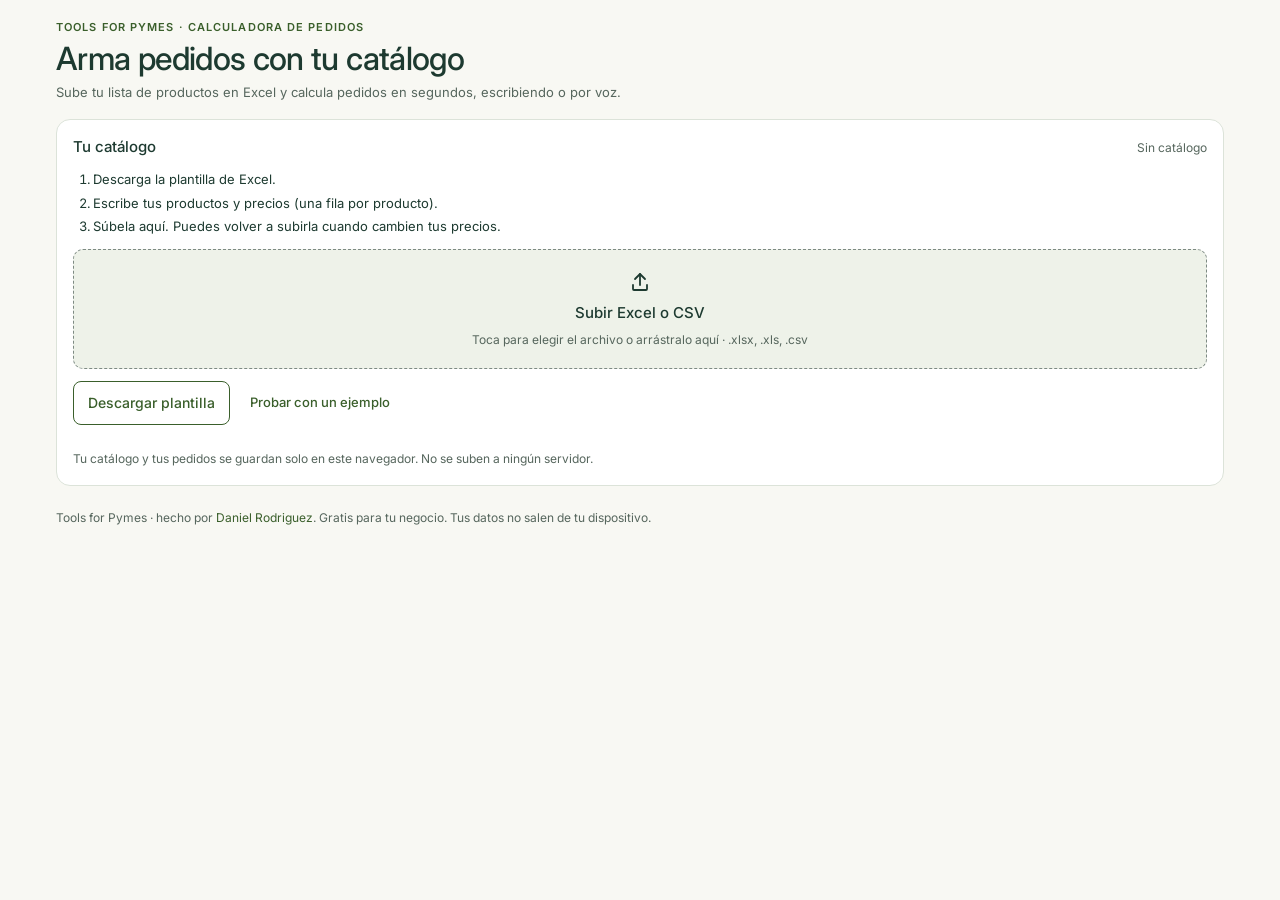
<file: calculadora-pedidos/index.html>
<!doctype html>
<html lang="es">
<head>
<meta charset="utf-8">
<meta name="viewport" content="width=device-width, initial-scale=1, viewport-fit=cover">
<title>Calculadora de pedidos</title>
<meta name="description" content="Calculadora de pedidos para negocios que venden por catálogo: sube tu lista de productos en Excel, busca con abreviaturas o por voz y ve el total.">
<meta name="theme-color" content="#1d3a30">
<link rel="preconnect" href="https://fonts.googleapis.com">
<link rel="preconnect" href="https://fonts.gstatic.com" crossorigin>
<link rel="stylesheet" href="https://fonts.googleapis.com/css2?family=Inter:wght@400;500;600&display=swap">
<link rel="stylesheet" href="estilos.css">
</head>
<body>
<div class="mx-auto flex max-w-[1200px] flex-col gap-4 px-4 pt-5">
  <header class="flex flex-col gap-1">
    <p class="kicker">Tools for Pymes · Calculadora de pedidos</p>
    <h1 id="titulo" class="m-0 text-2xl font-medium leading-tight tracking-[-.02em] min-[900px]:text-[32px]">Arma pedidos con tu catálogo</h1>
    <p class="m-0 text-[13px] text-suave" id="meta-cat">Sube tu lista de productos en Excel y calcula pedidos en segundos, escribiendo o por voz.</p>
    <p class="aviso dif" id="aviso-precios" role="status" hidden></p>
  </header>

  <section class="tarjeta" id="catalogo" aria-labelledby="cat-titulo">
    <div class="flex flex-wrap items-baseline justify-between gap-2"><h2 id="cat-titulo" class="m-0 text-[15px] font-medium">Tu catálogo</h2><span class="detalle" id="cat-estado">Sin catálogo</span></div>
    <div id="cat-vacio">
      <ol class="m-0 flex list-decimal flex-col gap-1 pl-5 text-[13px]">
        <li>Descarga la plantilla de Excel.</li>
        <li>Escribe tus productos y precios (una fila por producto).</li>
        <li>Súbela aquí. Puedes volver a subirla cuando cambien tus precios.</li>
      </ol>
    </div>
    <label class="archivo-zona flex cursor-pointer flex-col items-center justify-center gap-2 rounded-[10px] border-[1.5px] border-dashed border-campo bg-superficie-alt px-4 py-5 text-center transition-colors hover:border-acento" id="zona" for="archivo">
      <svg aria-hidden="true" width="24" height="24" viewBox="0 0 24 24" fill="none" stroke="currentColor" stroke-width="1.8" stroke-linecap="round" stroke-linejoin="round"><path d="M12 15V4"/><path d="M7 9l5-5 5 5"/><path d="M5 15v4a1 1 0 0 0 1 1h12a1 1 0 0 0 1-1v-4"/></svg>
      <b id="zona-txt" class="text-[15px] font-medium">Subir Excel o CSV</b>
      <span class="detalle">Toca para elegir el archivo o arrástralo aquí · .xlsx, .xls, .csv</span>
      <input id="archivo" class="sr-only" type="file" accept=".xlsx,.xls,.csv,.ods,application/vnd.openxmlformats-officedocument.spreadsheetml.sheet,application/vnd.ms-excel,text/csv">
    </label>
    <div class="acc-cat">
      <button type="button" class="btn-borde tap" id="plantilla">Descargar plantilla</button>
      <button type="button" class="btn-fantasma tap" id="ejemplo">Probar con un ejemplo</button>
      <button type="button" class="btn-fantasma tap" id="exportar" hidden>Descargar mi catálogo</button>
      <button type="button" class="btn-fantasma tap" id="borrar-cat" hidden>Quitar catálogo</button>
    </div>
    <div role="status" aria-live="polite"><p class="aviso" id="msg-cat" hidden></p></div>
    <div id="previa" hidden></div>
    <p class="ayuda">Tu catálogo y tus pedidos se guardan solo en este navegador. No se suben a ningún servidor.</p>
  </section>

  <div class="flex flex-wrap items-start gap-4" id="calc" hidden>
    <section class="tarjeta flex-[999_1_560px]" aria-label="Buscar productos">
      <label class="campo" for="buscar">Buscar producto</label>
      <div class="flex gap-2">
        <div class="flex h-12 min-w-0 flex-auto items-center gap-2 rounded-lg border border-campo bg-superficie px-3">
          <svg aria-hidden="true" class="shrink-0 text-suave" width="18" height="18" viewBox="0 0 24 24" fill="none" stroke="currentColor" stroke-width="1.8" stroke-linecap="round" stroke-linejoin="round"><circle cx="11" cy="11" r="7"/><path d="M20 20l-3.5-3.5"/></svg>
          <input id="buscar" class="h-11 min-w-0 flex-auto border-0 bg-transparent text-base text-texto outline-none" type="search" enterkeyhint="search" autocomplete="off" autocapitalize="off" spellcheck="false" placeholder="Escribe abreviado o el código…">
        </div>
        <button type="button" class="tap inline-flex h-12 min-w-[48px] shrink-0 cursor-pointer items-center justify-center gap-2 rounded-lg border border-primario bg-primario px-3.5 font-medium text-primario-texto hover:bg-primario-hover aria-pressed:border-lima aria-pressed:bg-lima aria-pressed:text-lima-texto aria-pressed:motion-safe:animate-latido" id="mic" aria-pressed="false" aria-label="Dictar productos con el micrófono">
          <svg aria-hidden="true" width="20" height="20" viewBox="0 0 24 24" fill="none" stroke="currentColor" stroke-width="1.8" stroke-linecap="round" stroke-linejoin="round"><rect x="9" y="3" width="6" height="11" rx="3"/><path d="M5 11a7 7 0 0 0 14 0"/><path d="M12 18v3"/></svg>
          <span id="mic-txt">Dictar</span>
        </button>
      </div>
      <p class="ayuda" id="ayuda-buscar">Escribe abreviado o dicta la cantidad y el producto. Puedes decir varios productos en una frase.</p>
      <div class="flex items-start gap-3 rounded-lg bg-acento-fondo p-3 text-acento-fuerte motion-safe:animate-aparece" id="permiso-mic" role="region" aria-label="Permiso del micrófono" hidden>
        <svg aria-hidden="true" class="mt-0.5 shrink-0" width="20" height="20" viewBox="0 0 24 24" fill="none" stroke="currentColor" stroke-width="1.8" stroke-linecap="round" stroke-linejoin="round"><rect x="9" y="3" width="6" height="11" rx="3"/><path d="M5 11a7 7 0 0 0 14 0"/><path d="M12 18v3"/></svg>
        <div class="flex min-w-0 flex-col gap-2">
          <p id="permiso-txt" class="m-0 text-[13px] leading-normal"></p>
          <div class="flex flex-wrap items-center gap-2">
            <button type="button" class="btn-borde tap bg-superficie" id="permiso-permitir">Permitir micrófono</button>
            <button type="button" class="btn-fantasma tap" id="permiso-ahora">Ahora no</button>
          </div>
        </div>
      </div>
      <div role="status" aria-live="polite"><p class="aviso info" id="msg-voz" hidden></p></div>
      <div class="flex flex-col gap-3" id="dudas-voz" hidden></div>
      <div class="sin-barra flex flex-wrap gap-2 max-[899px]:-mx-4 max-[899px]:flex-nowrap max-[899px]:overflow-x-auto max-[899px]:px-4 max-[899px]:pb-1" id="chips" role="group" aria-label="Categorías"></div>
      <p class="m-0 text-[11px] text-suave" id="conteo"></p>
      <ul class="m-0 max-h-[640px] list-none overflow-y-auto rounded-lg border border-borde p-0 max-[899px]:max-h-none max-[899px]:overflow-visible" id="lista"></ul>
    </section>

    <aside class="tarjeta flex-[1_1_340px] shadow-nexo" id="pedido" aria-label="Tu pedido">
      <div class="flex flex-wrap items-baseline justify-between gap-2"><h2 class="m-0 text-[15px] font-medium">Tu pedido</h2><span class="detalle" id="piezas-lbl"></span></div>
      <p class="m-0 rounded-lg bg-superficie-alt px-3 py-5 text-center text-[13px] text-suave" id="vacio-pedido">Aún no agregas productos. Usa el + o dicta para empezar.</p>
      <ul class="m-0 list-none p-0" id="lineas"></ul>
      <div>
        <div class="flex justify-between text-[13px] text-suave"><span>Productos distintos</span><span class="tabular-nums" id="n-lineas">0</span></div>
        <div class="flex justify-between text-[13px] text-suave"><span>Piezas</span><span class="tabular-nums" id="n-piezas">0</span></div>
        <div class="mt-2 flex items-baseline justify-between rounded-lg bg-banda p-3.5 text-banda-texto">
          <span class="text-[11px] font-semibold uppercase tracking-[.1em] text-banda-suave">Total</span>
          <span class="inline-block origin-right text-[28px] font-medium leading-tight tracking-[-.02em] tabular-nums" id="total">$0</span>
        </div>
      </div>
      <div class="flex flex-wrap gap-2">
        <button type="button" class="btn-borde tap flex-auto" id="copiar">Copiar pedido</button>
        <a class="btn-borde tap flex-auto" id="whatsapp" href="#" target="_blank" rel="noopener">Enviar por WhatsApp</a>
        <button type="button" class="btn-fantasma tap" id="vaciar">Vaciar</button>
      </div>
      <p class="aviso ok" id="msg-copia" role="status" hidden></p>
      <p class="ayuda">Calcula con los precios de tu catálogo. No hace cobros ni envía nada por su cuenta.</p>
    </aside>
  </div>
</div>
<footer class="mx-auto max-w-[1200px] px-4 py-6 text-xs text-suave">Tools for Pymes · hecho por <a href="https://danielherrodri.github.io/">Daniel Rodriguez</a>. Gratis para tu negocio. Tus datos no salen de tu dispositivo.</footer>

<div class="fixed inset-x-0 bottom-0 z-20 hidden items-center justify-between gap-3 bg-banda px-4 pb-[calc(10px+env(safe-area-inset-bottom))] pt-2.5 text-banda-texto max-[899px]:flex" id="barra" hidden>
  <div><span class="text-[11px] font-semibold uppercase tracking-[.1em] text-banda-suave">Total · <span id="barra-piezas">0 piezas</span></span><span class="block origin-left text-2xl font-medium leading-tight tracking-[-.02em] tabular-nums" id="barra-total">$0</span></div>
  <a href="#pedido" class="tap inline-flex min-h-[44px] shrink-0 items-center rounded-lg bg-lima px-[18px] text-[15px] font-medium text-lima-texto no-underline hover:text-lima-texto">Ver pedido</a>
</div>

<script src="buscador.js"></script>
<script>
(function () {
'use strict';
var BUS = window.CPBuscador;
var KEY_CAT = 'cp-catalogo-v1', KEY_PED = 'cp-pedido-v1';
var XLSX_URL = 'https://cdnjs.cloudflare.com/ajax/libs/xlsx/0.18.5/xlsx.full.min.js';
var MESES = ['ene', 'feb', 'mar', 'abr', 'may', 'jun', 'jul', 'ago', 'sep', 'oct', 'nov', 'dic'];
var ICON_MENOS = '<svg aria-hidden="true" width="16" height="16" viewBox="0 0 24 24" fill="none" stroke="currentColor" stroke-width="1.8" stroke-linecap="round"><path d="M5 12h14"/></svg>';
var ICON_MAS = '<svg aria-hidden="true" width="16" height="16" viewBox="0 0 24 24" fill="none" stroke="currentColor" stroke-width="1.8" stroke-linecap="round"><path d="M12 5v14M5 12h14"/></svg>';

var P = [], BY = {}, CATS = [], catalogo = null;

/* ---------- utilidades ---------- */
var $ = function (id) { return document.getElementById(id); };
function norm(s) { return BUS.norm(s); }
function hoyISO() { var d = new Date(); return d.getFullYear() + '-' + ('0' + (d.getMonth() + 1)).slice(-2) + '-' + ('0' + d.getDate()).slice(-2); }
function fechaTxt(iso) { var m = /^(\d{4})-(\d{2})-(\d{2})$/.exec(iso || ''); return m ? parseInt(m[3], 10) + ' ' + MESES[parseInt(m[2], 10) - 1] + ' ' + m[1] : ''; }
function diasDesde(iso) { var t = Date.parse((iso || '') + 'T12:00:00'); return isNaN(t) ? 9999 : (Date.now() - t) / 86400000; }
function money(n) {
  var frac = Math.round(n * 100) % 100 !== 0;
  return '$' + n.toLocaleString('es-MX', { minimumFractionDigits: frac ? 2 : 0, maximumFractionDigits: 2 });
}
function esc(s) { return String(s == null ? '' : s).replace(/[&<>"']/g, function (c) { return { '&': '&amp;', '<': '&lt;', '>': '&gt;', '"': '&quot;', "'": '&#39;' }[c]; }); }
function urlSegura(u) { u = String(u || '').trim(); return /^https?:\/\/[^\s"'<>]+$/i.test(u) ? u : ''; }
function store(k, v) { try { localStorage.setItem(k, JSON.stringify(v)); return true; } catch (e) { return false; } }
function load(k) { try { var r = localStorage.getItem(k); return r ? JSON.parse(r) : null; } catch (e) { return null; } }
function vibrar(p) { try { if (navigator.vibrate) navigator.vibrate(p); } catch (e) {} }
function claveProducto(r) { return r.s ? 's:' + norm(r.s) : 'n:' + norm(r.n + ' ' + (r.d || '')); }

/* ---------- catálogo ---------- */
function usarCatalogo(cat) {
  catalogo = cat;
  P = (cat && cat.productos || []).map(function (r) {
    var p = {
      id: r.id, s: String(r.s || ''), n: String(r.n || ''), d: String(r.d || ''), p: Number(r.p) || 0,
      c: String(r.c || 'Sin categoría'), k: String(r.k || ''), img: urlSegura(r.img), url: urlSegura(r.url),
      antes: (typeof r.a === 'number' && r.a !== r.p && diasDesde(r.f) <= 14) ? r.a : null
    };
    return BUS.indexar(p);
  });
  BY = {};
  P.forEach(function (p) { BY[p.id] = p; });
  CATS = [];
  P.forEach(function (p) { if (CATS.indexOf(p.c) < 0) CATS.push(p.c); });
  st.order = st.order.filter(function (id) { return BY[id]; });
  Object.keys(st.cart).forEach(function (id) { if (!BY[id]) delete st.cart[id]; });
  if (st.cat !== 'Todos' && CATS.indexOf(st.cat) < 0) st.cat = 'Todos';
  pintarCatalogo();
  render();
}
function pintarCatalogo() {
  var hay = P.length > 0;
  $('calc').hidden = !hay;
  $('barra').hidden = !hay;
  $('cat-vacio').hidden = hay;
  $('exportar').hidden = !hay;
  $('borrar-cat').hidden = !hay;
  $('zona-txt').textContent = hay ? 'Subir una versión nueva' : 'Subir Excel o CSV';
  var negocio = catalogo && catalogo.negocio;
  $('titulo').textContent = negocio ? 'Pedidos · ' + negocio : 'Arma pedidos con tu catálogo';
  document.title = negocio ? negocio + ' · Calculadora de pedidos' : 'Calculadora de pedidos';
  $('cat-estado').textContent = hay ? P.length + ' productos · actualizado el ' + fechaTxt(catalogo.fecha) : 'Sin catálogo';
  $('meta-cat').textContent = hay
    ? (negocio ? negocio + ' · ' : '') + P.length + ' productos · precios del ' + fechaTxt(catalogo.fecha)
    : 'Sube tu lista de productos en Excel y calcula pedidos en segundos, escribiendo o por voz.';
  var cambios = P.filter(function (p) { return p.antes != null; }).length;
  var aviso = $('aviso-precios');
  aviso.hidden = !cambios;
  aviso.textContent = (cambios === 1 ? '1 precio cambió' : cambios + ' precios cambiaron') + ' en tu última actualización: los marqué con «Precio modificado recientemente».';
  var ejemplo = P[0];
  if (ejemplo) $('buscar').placeholder = 'Ej. ' + BUS.norm(ejemplo.n).split(' ').slice(0, 2).map(function (w) { return w.slice(0, 4); }).join(' ') + (ejemplo.s ? ' o ' + ejemplo.s : '') + '…';
}
function msgCat(t, tipo) { var el = $('msg-cat'); el.className = 'aviso ' + (tipo || 'info'); el.textContent = t || ''; el.hidden = !t; }

/* ---------- lectura de Excel ---------- */
var xlsxPromesa = null;
function cargarXLSX() {
  if (window.XLSX) return Promise.resolve(window.XLSX);
  if (xlsxPromesa) return xlsxPromesa;
  xlsxPromesa = new Promise(function (ok, mal) {
    var s = document.createElement('script');
    s.src = XLSX_URL; s.async = true;
    s.onload = function () { ok(window.XLSX); };
    s.onerror = function () { xlsxPromesa = null; mal(new Error('No pude cargar el lector de Excel. Revisa tu conexión.')); };
    document.head.appendChild(s);
  });
  return xlsxPromesa;
}
var COLUMNAS = {
  n: ['producto', 'nombre', 'nombre del producto', 'descripcion', 'articulo', 'item', 'concepto'],
  d: ['presentacion', 'variante', 'sabor', 'tamano', 'contenido', 'detalle', 'medida', 'sabor tamano', 'presentacion sabor tamano'],
  p: ['precio', 'precio venta', 'precio de venta', 'precio publico', 'precio al publico', 'pvp', 'importe', 'precio unitario', 'precio mxn', 'costo'],
  c: ['categoria', 'linea', 'familia', 'departamento', 'grupo', 'tipo', 'seccion'],
  s: ['sku', 'clave', 'codigo', 'cod', 'id', 'codigo de barras', 'clave sku'],
  k: ['abreviaturas', 'alias', 'palabras clave', 'sinonimos', 'apodos', 'como lo piden', 'abreviaturas o apodos'],
  img: ['imagen', 'foto', 'url imagen', 'imagen url', 'url de la imagen'],
  url: ['enlace', 'link', 'url', 'pagina', 'url producto', 'enlace del producto']
};
var NOMBRES_COL = { n: 'Producto', d: 'Presentación', p: 'Precio', c: 'Categoría', s: 'Clave', k: 'Abreviaturas', img: 'Imagen', url: 'Enlace' };
function campoDeEncabezado(h) {
  var t = norm(String(h || '').replace(/\(.*?\)|\*/g, ' '));
  if (!t) return null;
  for (var campo in COLUMNAS) if (COLUMNAS[campo].indexOf(t) >= 0) return campo;
  for (var campo2 in COLUMNAS) {
    for (var i = 0; i < COLUMNAS[campo2].length; i++) if (t.indexOf(COLUMNAS[campo2][i]) === 0) return campo2;
  }
  return null;
}
function leerPrecio(v) {
  if (typeof v === 'number') return isFinite(v) ? v : NaN;
  var t = String(v == null ? '' : v).replace(/[\s$]|mxn|pesos/gi, '');
  if (!t) return NaN;
  if (/^\d{1,3}(\.\d{3})+(,\d{1,2})?$/.test(t)) t = t.replace(/\./g, '').replace(',', '.');
  else t = t.replace(/,(?=\d{3}(\D|$))/g, '').replace(',', '.');
  var n = parseFloat(t);
  return isFinite(n) ? n : NaN;
}
function interpretarHoja(filas) {
  // Busca la fila de encabezados en las primeras 15 filas.
  var mejor = null;
  for (var i = 0; i < Math.min(15, filas.length); i++) {
    var mapa = {}, usados = 0;
    (filas[i] || []).forEach(function (h, j) { var c = campoDeEncabezado(h); if (c && mapa[c] == null) { mapa[c] = j; usados++; } });
    if (mapa.n != null && mapa.p != null && (!mejor || usados > mejor.usados)) mejor = { fila: i, mapa: mapa, usados: usados, titulos: filas[i] };
  }
  if (!mejor) return null;
  var productos = [], omitidas = [], vistos = {};
  for (var f = mejor.fila + 1; f < filas.length && productos.length < 5000; f++) {
    var r = filas[f] || [];
    var val = function (c) { return mejor.mapa[c] == null ? '' : r[mejor.mapa[c]]; };
    var n = String(val('n') == null ? '' : val('n')).trim();
    var precioCrudo = val('p');
    if (!n && (precioCrudo === '' || precioCrudo == null)) continue;
    if (!n) { omitidas.push({ fila: f + 1, motivo: 'no tiene nombre de producto' }); continue; }
    var precio = leerPrecio(precioCrudo);
    if (!isFinite(precio) || precio < 0) { omitidas.push({ fila: f + 1, motivo: '«' + n + '» no tiene un precio válido' }); continue; }
    var prod = {
      n: n.slice(0, 160), d: String(val('d') || '').trim().slice(0, 160), p: Math.round(precio * 100) / 100,
      c: String(val('c') || '').trim().slice(0, 60) || 'Sin categoría', s: String(val('s') == null ? '' : val('s')).trim().slice(0, 40),
      k: String(val('k') || '').trim().slice(0, 300), img: urlSegura(val('img')), url: urlSegura(val('url'))
    };
    var clave = claveProducto(prod);
    if (vistos[clave]) { omitidas.push({ fila: f + 1, motivo: '«' + n + '» está repetido' }); continue; }
    vistos[clave] = 1;
    prod.id = clave;
    productos.push(prod);
  }
  return { productos: productos, omitidas: omitidas, mapa: mejor.mapa, filaEncabezado: mejor.fila + 1 };
}
function leerArchivo(file) {
  if (!file) return;
  if (file.size > 15 * 1024 * 1024) { msgCat('El archivo pesa más de 15 MB. Guarda solo la hoja de productos e inténtalo de nuevo.', 'err'); return; }
  msgCat('Leyendo «' + file.name + '»…', 'info');
  cargarXLSX().then(function (XLSX) {
    return file.arrayBuffer().then(function (buf) {
      var esCSV = /\.csv$/i.test(file.name) || file.type === 'text/csv';
      var wb = esCSV ? XLSX.read(new TextDecoder('utf-8').decode(buf), { type: 'string', raw: false }) : XLSX.read(buf, { type: 'array' });
      var resultado = null, hoja = '';
      for (var i = 0; i < wb.SheetNames.length && !resultado; i++) {
        var filas = XLSX.utils.sheet_to_json(wb.Sheets[wb.SheetNames[i]], { header: 1, raw: true, defval: '' });
        var r = interpretarHoja(filas);
        if (r && r.productos.length) { resultado = r; hoja = wb.SheetNames[i]; }
      }
      if (!resultado) {
        msgCat('No encontré una tabla con columnas «Producto» y «Precio». Usa la plantilla o cambia los títulos de tus columnas.', 'err');
        vibrar([60, 40, 60]);
        return;
      }
      resultado.archivo = file.name; resultado.hoja = hoja;
      mostrarPrevia(resultado);
    });
  }).catch(function (e) { msgCat(e && e.message ? e.message : 'No pude leer el archivo.', 'err'); vibrar([60, 40, 60]); });
}

var pendiente = null;
function mostrarPrevia(r) {
  pendiente = r;
  msgCat('');
  var previos = {};
  (catalogo && catalogo.productos || []).forEach(function (p) { previos[p.id] = p; });
  var cambian = r.productos.filter(function (p) { return previos[p.id] && previos[p.id].p !== p.p; }).length;
  var nuevos = catalogo ? r.productos.filter(function (p) { return !previos[p.id]; }).length : 0;
  var mapa = Object.keys(NOMBRES_COL).map(function (c) {
    return r.mapa[c] != null ? '<span>' + NOMBRES_COL[c] + '</span>' : '<span class="falta">' + NOMBRES_COL[c] + ' (no viene)</span>';
  }).join('');
  var muestra = r.productos.slice(0, 5).map(function (p) {
    return '<tr><td>' + esc(p.n) + '</td><td>' + esc(p.d) + '</td><td>' + esc(p.c) + '</td><td class="num">' + money(p.p) + '</td></tr>';
  }).join('');
  var omit = r.omitidas.length ? '<p class="aviso dif">Omití ' + r.omitidas.length + (r.omitidas.length === 1 ? ' fila' : ' filas') + ': ' +
    r.omitidas.slice(0, 4).map(function (o) { return 'fila ' + o.fila + ' (' + esc(o.motivo) + ')'; }).join(', ') + (r.omitidas.length > 4 ? '…' : '') + '.</p>' : '';
  $('previa').innerHTML = '<div class="previa">' +
    '<h3>Encontré ' + r.productos.length + ' productos en «' + esc(r.archivo) + '»</h3>' +
    '<p class="detalle m-0">Hoja «' + esc(r.hoja) + '», encabezados en la fila ' + r.filaEncabezado + '.' +
    (catalogo ? ' Respecto a tu catálogo actual: ' + cambian + (cambian === 1 ? ' precio cambia' : ' precios cambian') + ' y ' + nuevos + (nuevos === 1 ? ' producto es nuevo.' : ' productos son nuevos.') : '') + '</p>' +
    '<div class="mapa" aria-label="Columnas reconocidas">' + mapa + '</div>' + omit +
    '<div class="tabla-caja"><table><thead><tr><th>Producto</th><th>Presentación</th><th>Categoría</th><th class="num">Precio</th></tr></thead><tbody>' + muestra + '</tbody></table></div>' +
    '<label class="campo-texto"><span class="campo">Nombre de tu negocio (opcional)</span><input id="negocio" type="text" maxlength="60" autocomplete="organization" value="' + esc(catalogo && catalogo.negocio || '') + '" placeholder="Ej. Abarrotes Lupita"></label>' +
    '<div class="acc-cat"><button type="button" class="btn-primario tap" id="confirmar">Usar este catálogo</button><button type="button" class="btn-fantasma tap" id="cancelar">Cancelar</button></div>' +
    '</div>';
  $('previa').hidden = false;
  vibrar(15);
  $('confirmar').addEventListener('click', confirmarCatalogo);
  $('cancelar').addEventListener('click', function () { pendiente = null; $('previa').hidden = true; $('previa').innerHTML = ''; });
  $('confirmar').focus();
}
function confirmarCatalogo() {
  if (!pendiente) return;
  var hoy = hoyISO(), previos = {};
  (catalogo && catalogo.productos || []).forEach(function (p) { previos[p.id] = p; });
  var productos = pendiente.productos.map(function (p) {
    var ant = previos[p.id];
    if (ant && ant.p !== p.p) { p.a = ant.p; p.f = hoy; }
    else if (ant && typeof ant.a === 'number' && diasDesde(ant.f) <= 14) { p.a = ant.a; p.f = ant.f; }
    return p;
  });
  var negocio = ($('negocio') && $('negocio').value || '').trim().slice(0, 60);
  var cat = { negocio: negocio, fecha: hoy, archivo: pendiente.archivo, productos: productos };
  if (!store(KEY_CAT, cat)) msgCat('El catálogo se cargó, pero tu navegador no me dejó guardarlo: al cerrar la página tendrás que subirlo otra vez.', 'dif');
  else msgCat('Listo: ' + productos.length + ' productos cargados. Ya puedes armar pedidos.', 'ok');
  pendiente = null; $('previa').hidden = true; $('previa').innerHTML = '';
  vibrar([18, 50, 18]);
  usarCatalogo(cat);
  $('calc').scrollIntoView({ behavior: matchMedia('(prefers-reduced-motion: reduce)').matches ? 'auto' : 'smooth', block: 'start' });
}

/* ---------- plantilla, ejemplo y exportar ---------- */
var ENCABEZADOS = ['Producto', 'Presentación (sabor, tamaño)', 'Precio', 'Categoría', 'Clave o SKU', 'Abreviaturas o apodos', 'Imagen (URL)', 'Enlace (URL)'];
var EJEMPLO = [
  ['Cuaderno profesional', 'Cuadro chico · 100 hojas', 58, 'Cuadernos', 'CU-100C', 'cuaderno profesional cuadros', '', ''],
  ['Cuaderno profesional', 'Raya · 100 hojas', 58, 'Cuadernos', 'CU-100R', 'cuaderno profesional rayas', '', ''],
  ['Cuaderno francés', 'Cuadro grande · 100 hojas', 42, 'Cuadernos', 'CF-100G', 'frances cuadro', '', ''],
  ['Lápiz del 2', 'Pieza', 6, 'Escritura', 'LA-2', 'lapiz', '', ''],
  ['Pluma de gel', 'Negra', 18, 'Escritura', 'PG-N', 'boligrafo pluma gel', '', ''],
  ['Pluma de gel', 'Azul', 18, 'Escritura', 'PG-A', 'boligrafo pluma gel', '', ''],
  ['Marcatextos', 'Amarillo', 16, 'Escritura', 'MT-AM', 'resaltador marcador', '', ''],
  ['Borrador blanco', 'Pieza', 7, 'Escritura', 'BO-1', 'goma borrador', '', ''],
  ['Sacapuntas metálico', 'Pieza', 9, 'Escritura', 'SP-1', 'sacapuntas tajador', '', ''],
  ['Hojas blancas', 'Paquete de 500 · tamaño carta', 129, 'Papel', 'HB-500', 'resma papel bond', '', ''],
  ['Cartulina', 'Blanca', 9, 'Papel', 'CA-BL', 'cartulina', '', ''],
  ['Pegamento en barra', '21 g', 26, 'Manualidades', 'PB-21', 'resistol adhesivo', '', ''],
  ['Tijeras escolares', 'Punta roma', 32, 'Manualidades', 'TI-1', 'tijera', '', ''],
  ['Colores', 'Caja de 12', 65, 'Manualidades', 'CO-12', 'lapices de colores crayones', '', ''],
  ['Copia', 'Blanco y negro · carta', 1.5, 'Servicios', 'SV-BN', 'copia fotocopia', '', ''],
  ['Impresión', 'A color · carta', 6, 'Servicios', 'SV-COL', 'impresion color', '', '']
];
function descargar(nombre, filas, negocio) {
  return cargarXLSX().then(function (XLSX) {
    var wb = XLSX.utils.book_new();
    var hoja = XLSX.utils.aoa_to_sheet([ENCABEZADOS].concat(filas));
    hoja['!cols'] = [{ wch: 32 }, { wch: 30 }, { wch: 10 }, { wch: 18 }, { wch: 14 }, { wch: 34 }, { wch: 28 }, { wch: 28 }];
    hoja['!autofilter'] = { ref: 'A1:H' + (filas.length + 1) };
    for (var i = 0; i < filas.length; i++) { var c = hoja['C' + (i + 2)]; if (c && typeof c.v === 'number') c.z = '"$"#,##0.00'; }
    XLSX.utils.book_append_sheet(wb, hoja, 'Productos');
    var instr = XLSX.utils.aoa_to_sheet([
      ['Cómo llenar tu catálogo' + (negocio ? ' · ' + negocio : '')],
      [''],
      ['1. Escribe un producto por fila en la hoja «Productos». No cambies los títulos de la primera fila.'],
      ['2. Obligatorios: Producto y Precio. El precio va sin signo de pesos o con él, como prefieras.'],
      ['3. Presentación: sabor, color, tamaño o contenido. Sirve para distinguir productos con el mismo nombre.'],
      ['4. Categoría: agrupa tus productos (por ejemplo «Bebidas», «Limpieza»). Aparecen como filtros.'],
      ['5. Clave o SKU: opcional. Si la pones, puedes buscar por clave y los cambios de precio se detectan mejor.'],
      ['6. Abreviaturas o apodos: cómo te piden el producto tus clientes («coca», «maru», «f1»). Separa con espacios.'],
      ['7. Imagen y Enlace: opcionales, deben empezar con https://'],
      ['8. Guarda y sube el archivo en la calculadora. Cuando cambien tus precios, sube la versión nueva.']
    ]);
    instr['!cols'] = [{ wch: 110 }];
    XLSX.utils.book_append_sheet(wb, instr, 'Instrucciones');
    XLSX.writeFile(wb, nombre);
  });
}
$('plantilla').addEventListener('click', function () {
  vibrar(10);
  descargar('plantilla-catalogo.xlsx', EJEMPLO.slice(0, 3)).then(function () {
    msgCat('Descargué «plantilla-catalogo.xlsx». Borra las filas de ejemplo y escribe tus productos.', 'ok');
  }, function (e) { msgCat(e.message, 'err'); });
});
$('ejemplo').addEventListener('click', function () {
  vibrar(10);
  var productos = EJEMPLO.map(function (r) {
    var p = { n: r[0], d: r[1], p: r[2], c: r[3], s: r[4], k: r[5], img: '', url: '' };
    p.id = claveProducto(p); return p;
  });
  var cat = { negocio: 'Papelería de ejemplo', fecha: hoyISO(), archivo: 'ejemplo', productos: productos };
  store(KEY_CAT, cat);
  msgCat('Cargué un catálogo de ejemplo de una papelería. Sube tu Excel cuando quieras para reemplazarlo.', 'info');
  usarCatalogo(cat);
});
$('exportar').addEventListener('click', function () {
  if (!catalogo) return;
  var filas = catalogo.productos.map(function (p) { return [p.n, p.d, p.p, p.c, p.s, p.k, p.img, p.url]; });
  var nombre = 'catalogo-' + (norm(catalogo.negocio || 'mi-negocio').replace(/ /g, '-') || 'mi-negocio') + '-' + hoyISO() + '.xlsx';
  descargar(nombre, filas, catalogo.negocio).then(function () { msgCat('Descargué «' + nombre + '».', 'ok'); }, function (e) { msgCat(e.message, 'err'); });
});
$('borrar-cat').addEventListener('click', function () {
  if (!$('borrar-cat').dataset.confirmar) {
    $('borrar-cat').dataset.confirmar = '1';
    $('borrar-cat').textContent = 'Toca otra vez para quitarlo';
    setTimeout(function () { delete $('borrar-cat').dataset.confirmar; $('borrar-cat').textContent = 'Quitar catálogo'; }, 4000);
    return;
  }
  delete $('borrar-cat').dataset.confirmar; $('borrar-cat').textContent = 'Quitar catálogo';
  try { localStorage.removeItem(KEY_CAT); } catch (e) {}
  st.cart = {}; st.order = []; save();
  vibrar([20, 40, 20]);
  msgCat('Quité el catálogo de este navegador. Tu archivo de Excel sigue intacto.', 'info');
  usarCatalogo(null);
});
var archivo = $('archivo'), zona = $('zona');
archivo.addEventListener('change', function () { leerArchivo(archivo.files && archivo.files[0]); archivo.value = ''; });
['dragenter', 'dragover'].forEach(function (ev) { zona.addEventListener(ev, function (e) { e.preventDefault(); zona.classList.add('encima'); }); });
['dragleave', 'drop'].forEach(function (ev) { zona.addEventListener(ev, function (e) { e.preventDefault(); zona.classList.remove('encima'); }); });
zona.addEventListener('drop', function (e) { var f = e.dataTransfer && e.dataTransfer.files && e.dataTransfer.files[0]; leerArchivo(f); });

/* ---------- pedido ---------- */
var st = { query: '', cat: 'Todos', cart: {}, order: [], open: '', listening: false, dudas: [] };
(function () {
  var o = load(KEY_PED);
  if (o && o.cart && Array.isArray(o.order)) {
    st.order = o.order.filter(function (s) { return o.cart[s] > 0; });
    st.order.forEach(function (s) { st.cart[s] = Math.floor(o.cart[s]); });
  }
})();
function save() { store(KEY_PED, { cart: st.cart, order: st.order }); }
var nuevos = {}, ultimo = '', totalAnterior = null;
function marcarNuevo(s) { nuevos[s] = true; }
function rebotar(el) { el.classList.remove('bump'); void el.offsetWidth; el.classList.add('bump'); }
function setQty(s, q) {
  ultimo = s;
  if (!st.cart[s] && q > 0) marcarNuevo(s);
  q = Math.max(0, Math.min(9999, Math.floor(q || 0)));
  if (q <= 0) { delete st.cart[s]; st.order = st.order.filter(function (x) { return x !== s; }); }
  else { st.cart[s] = q; if (st.order.indexOf(s) < 0) st.order.push(s); }
  save(); hideCopy(); render();
}
function add(s, q) { setQty(s, (st.cart[s] || 0) + (q || 1)); }

var elBuscar = $('buscar'), elLista = $('lista'), elChips = $('chips'), elConteo = $('conteo');
var elLineas = $('lineas'), elMsgVoz = $('msg-voz'), elMsgCopia = $('msg-copia');
function showVoz(t) { elMsgVoz.textContent = t || ''; elMsgVoz.hidden = !t; }
function hideCopy() { elMsgCopia.hidden = true; }
function etiqueta(p) { return p.n + (p.d ? ' · ' + p.d : ''); }

function stepper(p, qty) {
  var label = esc(etiqueta(p)), id = esc(p.id);
  return '<div class="paso' + (qty > 0 ? ' activo' : '') + (p.id === ultimo ? ' pop' : '') + '">' +
    '<button type="button" class="menos" data-act="dec" data-id="' + id + '" aria-label="Quitar una pieza de ' + label + '"' + (qty > 0 ? '' : ' disabled') + '>' + ICON_MENOS + '</button>' +
    '<input type="number" min="0" inputmode="numeric" data-act="qty" data-id="' + id + '" value="' + qty + '" aria-label="Cantidad de ' + label + '">' +
    '<button type="button" data-act="inc" data-id="' + id + '" aria-label="Agregar una pieza de ' + label + '">' + ICON_MAS + '</button></div>';
}
function currentList() {
  var hasQuery = BUS.norm(st.query).length > 0;
  var list = hasQuery ? BUS.buscar(P, st.query, st.cat).map(function (r) { return r.p; })
    : P.filter(function (p) { return st.cat === 'Todos' || p.c === st.cat; });
  return { hasQuery: hasQuery, list: list };
}
function renderChips() {
  if (CATS.length < 2) { elChips.innerHTML = ''; return; }
  elChips.innerHTML = ['Todos'].concat(CATS).map(function (c) {
    var n = c === 'Todos' ? P.length : P.filter(function (p) { return p.c === c; }).length;
    return '<button type="button" class="chip tap" data-cat="' + esc(c) + '" aria-pressed="' + (st.cat === c) + '">' + esc(c) + ' <span>' + n + '</span></button>';
  }).join('');
}
function renderList() {
  var r = currentList();
  var html = r.list.map(function (p, i) {
    var qty = st.cart[p.id] || 0, top = r.hasQuery && i === 0, open = st.open === p.id, id = esc(p.id);
    var antes = p.antes != null ? '<span class="badge">Precio modificado recientemente</span><span class="antes">antes ' + money(p.antes) + '</span>' : '';
    var ficha = open ? '<div class="ficha">' +
      (p.img ? '<img class="foto" src="' + esc(p.img) + '" alt="' + esc(etiqueta(p)) + '" width="150" height="210" referrerpolicy="no-referrer">' : '') +
      '<div class="ficha-txt"><span class="kicker">' + esc(p.c) + (p.s ? ' · ' + esc(p.s) : '') + '</span>' +
      '<span class="titulo">' + esc(p.n) + '</span>' + (p.d ? '<span class="detalle">' + esc(p.d) + '</span>' : '') +
      '<span class="grande">' + money(p.p) + '</span>' +
      (qty > 0 ? '<span>En tu pedido: ' + qty + ' × ' + money(p.p) + ' = <strong>' + money(p.p * qty) + '</strong></span>' : '') +
      (p.url ? '<a class="btn-borde tap self-start" href="' + esc(p.url) + '" target="_blank" rel="noopener noreferrer">Ver producto</a>' : '') +
      '</div></div>' : '';
    return '<li class="item' + (top ? ' top' : '') + (open ? ' abierto' : '') + '">' +
      '<button type="button" class="info" data-act="toggle" data-id="' + id + '" aria-expanded="' + open + '">' +
      (p.img ? '<img class="mini" src="' + esc(p.img) + '" alt="" loading="lazy" width="44" height="60" referrerpolicy="no-referrer">' : '') +
      '<span class="txt"><span class="nombre">' + esc(p.n) + '</span>' +
      '<span class="detalle">' + esc([p.d, p.s].filter(Boolean).join(' · ')) + '</span>' +
      '<span class="precio-fila"><span class="precio">' + money(p.p) + '</span>' + antes + (top ? '<span class="enter">Enter</span>' : '') + '</span>' +
      '</span></button>' + stepper(p, qty) + ficha + '</li>';
  }).join('');
  if (!r.list.length && r.hasQuery) html = '<li class="vacio"><strong>No encontré «' + esc(st.query) + '».</strong><span class="detalle">Prueba con menos letras, la presentación o la clave.</span></li>';
  elLista.innerHTML = html;
  var n = r.list.length;
  elConteo.textContent = r.hasQuery ? (n === 1 ? '1 resultado' : n + ' resultados') + (st.cat !== 'Todos' ? ' en ' + st.cat : '')
    : n + ' productos' + (st.cat !== 'Todos' ? ' en ' + st.cat : '') + ' · toca uno para ver su ficha';
}
function lines() {
  return st.order.filter(function (s) { return st.cart[s] > 0 && BY[s]; }).map(function (s) { var p = BY[s], q = st.cart[s]; return { p: p, qty: q, sub: p.p * q }; });
}
function textoPedido(ls, total) {
  return 'Pedido' + (catalogo && catalogo.negocio ? ' · ' + catalogo.negocio : '') + '\n' + ls.map(function (l) {
    return l.qty + ' × ' + etiqueta(l.p) + ' (' + money(l.p.p) + ' c/u) = ' + money(l.sub);
  }).join('\n') + '\nTotal: ' + money(total);
}
function renderOrder() {
  var ls = lines();
  var total = ls.reduce(function (a, l) { return a + l.sub; }, 0);
  var pieces = ls.reduce(function (a, l) { return a + l.qty; }, 0);
  var pLbl = pieces === 1 ? '1 pieza' : pieces + ' piezas';
  elLineas.innerHTML = ls.map(function (l) {
    return '<li class="linea' + (nuevos[l.p.id] ? ' entra' : '') + '"><div class="linea-top">' +
      (l.p.img ? '<img class="mini chica" src="' + esc(l.p.img) + '" alt="" loading="lazy" width="36" height="50" referrerpolicy="no-referrer">' : '') +
      '<div class="flex min-w-0 flex-auto flex-col gap-0.5"><span class="nombre">' + esc(l.p.n) + '</span>' +
      '<span class="detalle">' + esc(l.p.d) + (l.p.d ? ' · ' : '') + money(l.p.p) + ' c/u</span>' +
      (l.p.antes != null ? '<span><span class="badge">Precio modificado recientemente</span></span>' : '') + '</div>' +
      '<span class="sub">' + money(l.sub) + '</span></div>' +
      '<div class="linea-acc">' + stepper(l.p, l.qty) + '<button type="button" class="btn-fantasma tap" data-act="remove" data-id="' + esc(l.p.id) + '">Quitar</button></div></li>';
  }).join('');
  $('vacio-pedido').hidden = ls.length > 0;
  $('n-lineas').textContent = ls.length;
  $('n-piezas').textContent = pieces;
  $('piezas-lbl').textContent = pLbl;
  $('total').textContent = money(total);
  $('barra-total').textContent = money(total);
  $('barra-piezas').textContent = pLbl;
  $('copiar').disabled = !ls.length;
  $('vaciar').disabled = !ls.length;
  var wa = $('whatsapp');
  if (ls.length) { wa.href = 'https://wa.me/?text=' + encodeURIComponent(textoPedido(ls, total)); wa.removeAttribute('aria-disabled'); wa.style.opacity = ''; wa.style.pointerEvents = ''; }
  else { wa.href = '#'; wa.setAttribute('aria-disabled', 'true'); wa.style.opacity = '.45'; wa.style.pointerEvents = 'none'; }
  if (totalAnterior !== null && totalAnterior !== total) { rebotar($('total')); rebotar($('barra-total')); }
  totalAnterior = total; nuevos = {}; ultimo = '';
}
function render() { renderChips(); renderList(); renderOrder(); }

function onAction(e) {
  var t = e.target.closest('[data-act]');
  if (!t || t.tagName === 'INPUT') return;
  var s = t.getAttribute('data-id'), act = t.getAttribute('data-act');
  if (act === 'inc') { vibrar(10); add(s, 1); }
  else if (act === 'dec') { vibrar(8); setQty(s, (st.cart[s] || 0) - 1); }
  else if (act === 'remove') { vibrar([10, 40, 10]); setQty(s, 0); }
  else if (act === 'toggle') { st.open = st.open === s ? '' : s; renderList(); }
}
function onQtyChange(e) {
  var t = e.target;
  if (t.getAttribute('data-act') !== 'qty') return;
  var v = parseInt(t.value, 10);
  if (!isNaN(v)) setQty(t.getAttribute('data-id'), v);
}
elLista.addEventListener('click', onAction); elLineas.addEventListener('click', onAction);
elLista.addEventListener('change', onQtyChange); elLineas.addEventListener('change', onQtyChange);
elChips.addEventListener('click', function (e) { var b = e.target.closest('[data-cat]'); if (!b) return; st.cat = b.getAttribute('data-cat'); renderChips(); renderList(); });
elBuscar.addEventListener('input', function () { st.query = elBuscar.value; showVoz(''); renderList(); });
elBuscar.addEventListener('keydown', function (e) {
  if (e.key === 'Enter') {
    var r = currentList();
    if (r.hasQuery && r.list.length) {
      e.preventDefault();
      var first = r.list[0];
      st.query = ''; elBuscar.value = '';
      vibrar(15); add(first.id, 1);
      showVoz('Agregué 1 × ' + etiqueta(first) + '.');
      elBuscar.blur();
    }
  } else if (e.key === 'Escape') { st.query = ''; elBuscar.value = ''; showVoz(''); renderList(); }
});
$('vaciar').addEventListener('click', function () { vibrar([20, 40, 20]); st.cart = {}; st.order = []; save(); hideCopy(); showVoz(''); render(); });
$('copiar').addEventListener('click', function () {
  var ls = lines(), total = ls.reduce(function (a, l) { return a + l.sub; }, 0);
  var done = function (ok) {
    vibrar(ok ? 15 : [60, 40, 60]);
    elMsgCopia.textContent = ok ? 'Pedido copiado. No se envió a nadie: pégalo donde lo necesites.' : 'No pude copiar. Usa «Enviar por WhatsApp» o copia el resumen a mano.';
    elMsgCopia.hidden = false;
  };
  if (navigator.clipboard && navigator.clipboard.writeText) navigator.clipboard.writeText(textoPedido(ls, total)).then(function () { done(true); }, function () { done(false); });
  else done(false);
});

/* ---------- voz ---------- */
var micBtn = $('mic'), micTxt = $('mic-txt'), rec = null;
function setListening(on) {
  st.listening = on;
  micBtn.setAttribute('aria-pressed', String(on));
  micBtn.setAttribute('aria-label', on ? 'Detener el dictado' : 'Dictar productos con el micrófono');
  micTxt.textContent = on ? 'Escuchando' : 'Dictar';
}
function handleVoice(alternativas) {
  var r = BUS.interpretarMejor(P, alternativas);
  var agregados = [], dudas = [];
  r.partes.forEach(function (x) { (x.tipo === 'seguro' ? agregados : dudas).push(x); });
  agregados.forEach(function (x) {
    st.cart[x.p.id] = Math.min(9999, (st.cart[x.p.id] || 0) + x.qty);
    if (st.order.indexOf(x.p.id) < 0) st.order.push(x.p.id);
    marcarNuevo(x.p.id);
  });
  if (agregados.length) save();
  var msg = 'Escuché: «' + r.texto.trim() + '». ';
  if (agregados.length) msg += 'Agregué ' + agregados.map(function (x) { return x.qty + ' × ' + etiqueta(x.p); }).join(', ') + '.';
  st.dudas = dudas.filter(function (x) { return x.opciones && x.opciones.length; });
  if (st.dudas.length) msg += (agregados.length ? ' ' : '') + 'Elige abajo lo que no tuve claro.';
  else if (dudas.length) msg += (agregados.length ? ' ' : '') + 'No reconocí «' + dudas[0].texto + '». Intenta de nuevo o escríbelo.';
  if (!agregados.length && !dudas.length) msg += 'No entendí el producto. Intenta de nuevo diciendo la cantidad y el producto.';
  st.query = ''; elBuscar.value = '';
  vibrar(agregados.length ? [18, 50, 18] : st.dudas.length ? 25 : [60, 40, 60]);
  showVoz(msg); hideCopy(); render(); renderDudas();
}
var elDudas = $('dudas-voz');
function renderDudas() {
  var d = st.dudas || [];
  elDudas.hidden = !d.length;
  elDudas.innerHTML = d.map(function (x, i) {
    return '<div class="duda" style="--i:' + i + '"><p>' + (x.tipo === 'dudoso' ? '¿Cuál quisiste decir con «' + esc(x.texto) + '»?' : 'No reconocí «' + esc(x.texto) + '». ¿Es alguno de estos?') +
      (x.qty > 1 ? ' <span class="detalle">(' + x.qty + ' piezas)</span>' : '') + '</p><div class="duda-ops">' +
      x.opciones.map(function (p, j) {
        return '<button type="button" class="op tap" style="--j:' + j + '" data-duda="' + i + '" data-id="' + esc(p.id) + '">' +
          (p.img ? '<img src="' + esc(p.img) + '" alt="" width="28" height="38" loading="lazy" referrerpolicy="no-referrer">' : '') +
          '<span><b>' + esc(p.n) + '</b><span class="detalle">' + esc([p.d, money(p.p)].filter(Boolean).join(' · ')) + '</span></span></button>';
      }).join('') + '<button type="button" class="btn-fantasma" data-duda="' + i + '" data-id="">Ninguno</button></div></div>';
  }).join('');
}
elDudas.addEventListener('click', function (e) {
  var b = e.target.closest('[data-duda]');
  if (!b) return;
  var i = parseInt(b.getAttribute('data-duda'), 10), s = b.getAttribute('data-id'), x = (st.dudas || [])[i];
  if (!x) return;
  if (s && BY[s]) { add(s, x.qty); showVoz('Agregué ' + x.qty + ' × ' + etiqueta(BY[s]) + '.'); vibrar(15); }
  st.dudas.splice(i, 1);
  renderDudas();
});

/* ---------- permiso del micrófono ---------- */
var SRClase = window.SpeechRecognition || window.webkitSpeechRecognition;
var AVISO_MIC = 'cp-aviso-mic', permMic = 'desconocido';
var elPermiso = $('permiso-mic'), elPermTxt = $('permiso-txt'), elPermPermitir = $('permiso-permitir'), elPermAhora = $('permiso-ahora');
var esIOS = /iPad|iPhone|iPod/.test(navigator.userAgent) || (navigator.platform === 'MacIntel' && navigator.maxTouchPoints > 1);
function mostrarPermiso(modo) {
  if (!SRClase) return;
  if (modo === 'bloqueado') {
    elPermTxt.textContent = esIOS
      ? 'El micrófono está bloqueado para esta página. En Safari toca «aA» en la barra de dirección › Configuración del sitio web › Micrófono › Permitir, y recarga la página.'
      : 'El micrófono está bloqueado para esta página. Toca el candado o el ícono junto a la dirección › Permisos › Micrófono › Permitir, y recarga la página.';
    elPermPermitir.hidden = true;
  } else {
    elPermTxt.textContent = 'Para dictar tus productos necesito permiso para usar el micrófono. Solo escucho mientras el botón dice «Escuchando» y no se guarda ninguna grabación.';
    elPermPermitir.hidden = false;
  }
  elPermiso.hidden = false;
}
function ocultarPermiso() { elPermiso.hidden = true; }
function pedirMic() {
  if (!navigator.mediaDevices || !navigator.mediaDevices.getUserMedia) return Promise.resolve(true);
  return navigator.mediaDevices.getUserMedia({ audio: true }).then(function (stream) {
    stream.getTracks().forEach(function (t) { t.stop(); });
    permMic = 'granted'; ocultarPermiso(); return true;
  }, function (err) {
    if (err && (err.name === 'NotAllowedError' || err.name === 'SecurityError')) { permMic = 'denied'; mostrarPermiso('bloqueado'); }
    else showVoz('No encontré un micrófono en este dispositivo. Usa el micrófono del teclado del celular.');
    return false;
  });
}
if (SRClase) {
  var yaAviso = false;
  try { yaAviso = localStorage.getItem(AVISO_MIC) === '1'; } catch (e) {}
  (navigator.permissions && navigator.permissions.query
    ? navigator.permissions.query({ name: 'microphone' }).then(function (r) {
        permMic = r.state;
        r.onchange = function () { permMic = r.state; if (r.state === 'granted') ocultarPermiso(); };
      }, function () {})
    : Promise.resolve()).then(function () { if (permMic !== 'granted' && permMic !== 'denied' && !yaAviso) mostrarPermiso('pedir'); });
}
elPermPermitir.addEventListener('click', function () { pedirMic().then(function (ok) { if (ok) showVoz('Listo, ya puedes dictar: toca «Dictar» y di la cantidad y el producto.'); }); });
elPermAhora.addEventListener('click', function () { ocultarPermiso(); try { localStorage.setItem(AVISO_MIC, '1'); } catch (e) {} });
micBtn.addEventListener('click', function () {
  if (st.listening) { try { rec && rec.stop(); } catch (e) {} return; }
  if (!SRClase) { showVoz('Este navegador no tiene dictado por voz. Prueba en Chrome, o usa el micrófono del teclado del celular.'); return; }
  if (permMic === 'denied') { mostrarPermiso('bloqueado'); return; }
  if (permMic !== 'granted') { pedirMic().then(function (ok) { if (ok) escuchar(); }); return; }
  escuchar();
});
function escuchar() {
  try { rec = new SRClase(); } catch (e) { showVoz('No pude abrir el micrófono. Usa el micrófono del teclado del celular.'); return; }
  rec.lang = 'es-MX'; rec.interimResults = true; rec.continuous = false; rec.maxAlternatives = 5;
  var finalText = '', finales = [];
  rec.onresult = function (ev) {
    var interim = '';
    for (var i = ev.resultIndex; i < ev.results.length; i++) {
      if (ev.results[i].isFinal) {
        finalText += ev.results[i][0].transcript + ' ';
        var alts = [];
        for (var k = 0; k < ev.results[i].length; k++) alts.push(ev.results[i][k].transcript);
        finales.push(alts);
      } else interim += ev.results[i][0].transcript;
    }
    elBuscar.value = (finalText + interim).trim();
  };
  rec.onerror = function (ev) {
    var m = 'No pude escucharte. Intenta de nuevo.';
    if (ev.error === 'not-allowed' || ev.error === 'service-not-allowed') { permMic = 'denied'; setListening(false); elBuscar.value = st.query; showVoz(''); mostrarPermiso('bloqueado'); return; }
    else if (ev.error === 'no-speech') m = 'No escuché nada. Toca el micrófono y habla cerca del teléfono.';
    else if (ev.error === 'network') m = 'El dictado necesita internet. Revisa tu conexión.';
    setListening(false); elBuscar.value = st.query; showVoz(m); vibrar([60, 40, 60]);
  };
  rec.onend = function () {
    setListening(false);
    if (!finalText.trim()) { elBuscar.value = st.query; return; }
    var base = finales.map(function (a) { return a[0]; });
    var alternativas = [base.join(' ')];
    finales.forEach(function (a, i) { for (var k = 1; k < a.length; k++) { var v = base.slice(); v[i] = a[k]; alternativas.push(v.join(' ')); } });
    handleVoice(alternativas);
  };
  try { rec.start(); setListening(true); ocultarPermiso(); st.dudas = []; renderDudas(); vibrar(12); showVoz('Escuchando… di la cantidad y el producto.'); }
  catch (e) { setListening(false); showVoz('No pude abrir el micrófono. Usa el micrófono del teclado del celular.'); }
}

/* ---------- arranque ---------- */
usarCatalogo(load(KEY_CAT));
})();
</script>
</body>
</html>
</file>
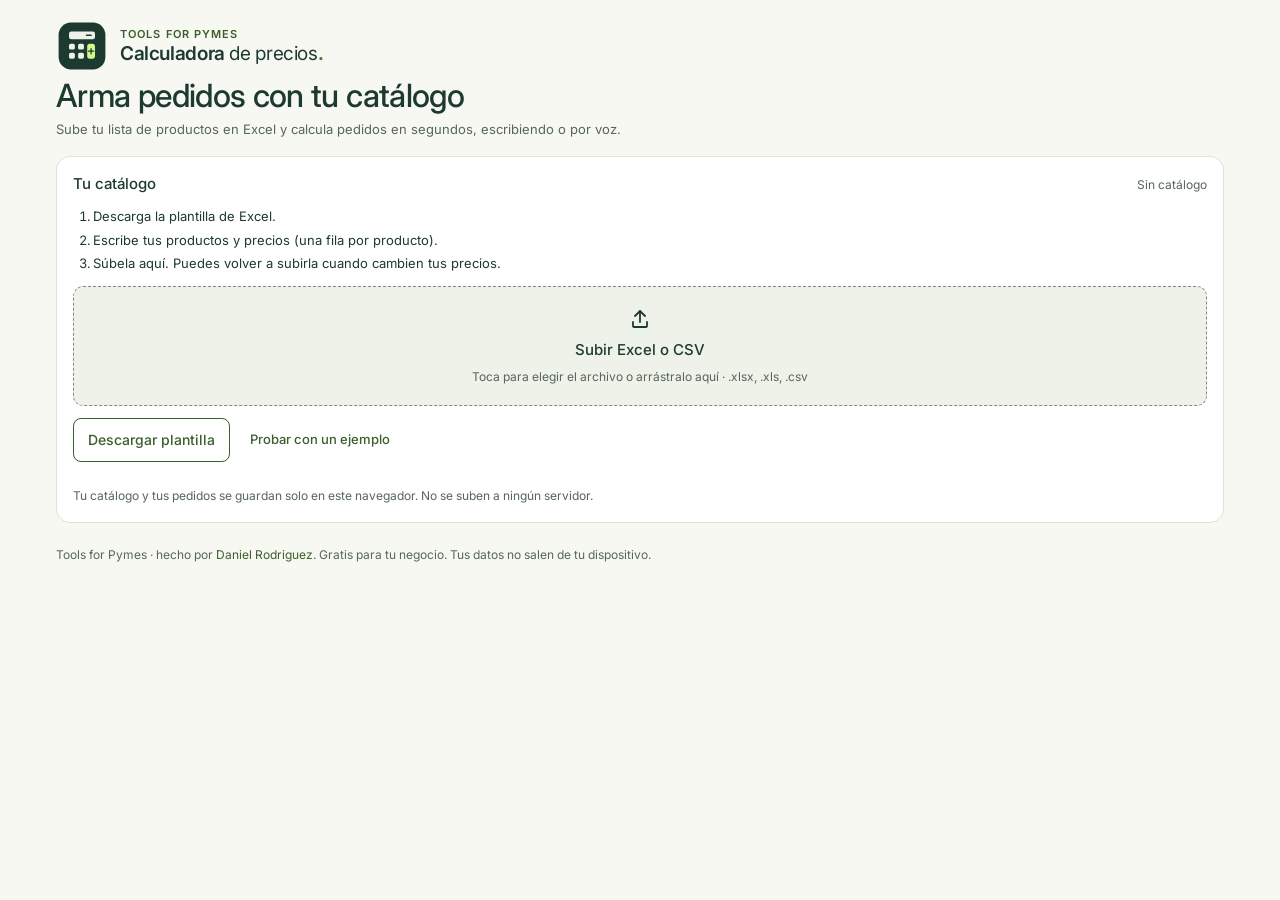
<file: calculadora-precios/index.html>
<!doctype html>
<html lang="es">
<head>
<meta charset="utf-8">
<meta name="viewport" content="width=device-width, initial-scale=1, viewport-fit=cover">
<title>Calculadora de precios</title>
<meta name="description" content="Calculadora de precios para negocios que venden por catálogo: sube tu lista de productos en Excel, busca con abreviaturas o por voz y ve el total.">
<meta name="theme-color" content="#1d3a30">
<link rel="icon" href="icono.svg" type="image/svg+xml">
<link rel="apple-touch-icon" href="icono-180.png">
<meta property="og:title" content="Calculadora de precios · Tools for Pymes">
<meta property="og:description" content="Arma pedidos en segundos: tu catálogo, tus precios y el total al instante.">
<meta property="og:image" content="https://danielherrodri.github.io/calculadora-precios/banner.png">
<meta property="og:type" content="website">
<meta name="twitter:card" content="summary_large_image">
<link rel="preconnect" href="https://fonts.googleapis.com">
<link rel="preconnect" href="https://fonts.gstatic.com" crossorigin>
<link rel="stylesheet" href="https://fonts.googleapis.com/css2?family=Inter:wght@400;500;600&display=swap">
<link rel="stylesheet" href="estilos.css">
</head>
<body>
<div class="mx-auto flex max-w-[1200px] flex-col gap-4 px-4 pt-5">
  <header class="flex flex-col gap-1">
    <div class="marca">
      <svg class="logo" id="logo" viewBox="0 0 160 160" aria-hidden="true" focusable="false">
        <rect class="lg-fondo" x="8" y="8" width="144" height="144" rx="38"/>
        <rect class="lg-claro lg-pantalla" x="40" y="35" width="80" height="24" rx="7"/>
        <path class="lg-cifra" d="M94 47h14"/>
        <rect class="lg-claro lg-tecla" style="--i:0" x="40" y="73" width="18" height="18" rx="5"/>
        <rect class="lg-claro lg-tecla" style="--i:1" x="68" y="73" width="18" height="18" rx="5"/>
        <rect class="lg-claro lg-tecla" style="--i:2" x="40" y="101" width="18" height="18" rx="5"/>
        <rect class="lg-claro lg-tecla" style="--i:3" x="68" y="101" width="18" height="18" rx="5"/>
        <rect class="lg-aro" x="96" y="73" width="24" height="46" rx="8"/>
        <g class="lg-mas"><rect x="96" y="73" width="24" height="46" rx="8"/><path d="M108 88v16m-8-8h16"/></g>
      </svg>
      <p class="marca-txt m-0"><span class="kicker">Tools for Pymes</span><span class="marca-nombre"><strong>Calculadora</strong> de precios<b>.</b></span></p>
    </div>
    <h1 id="titulo" class="m-0 text-2xl font-medium leading-tight tracking-[-.02em] min-[900px]:text-[32px]">Arma pedidos con tu catálogo</h1>
    <p class="m-0 text-[13px] text-suave" id="meta-cat">Sube tu lista de productos en Excel y calcula pedidos en segundos, escribiendo o por voz.</p>
    <p class="aviso dif" id="aviso-precios" role="status" hidden></p>
  </header>

  <section class="tarjeta" id="catalogo" aria-labelledby="cat-titulo">
    <div class="flex flex-wrap items-baseline justify-between gap-2"><h2 id="cat-titulo" class="m-0 text-[15px] font-medium">Tu catálogo</h2><span class="detalle" id="cat-estado">Sin catálogo</span></div>
    <div id="cat-vacio">
      <ol class="m-0 flex list-decimal flex-col gap-1 pl-5 text-[13px]">
        <li>Descarga la plantilla de Excel.</li>
        <li>Escribe tus productos y precios (una fila por producto).</li>
        <li>Súbela aquí. Puedes volver a subirla cuando cambien tus precios.</li>
      </ol>
    </div>
    <label class="archivo-zona flex cursor-pointer flex-col items-center justify-center gap-2 rounded-[10px] border-[1.5px] border-dashed border-campo bg-superficie-alt px-4 py-5 text-center transition-colors hover:border-acento" id="zona" for="archivo">
      <svg aria-hidden="true" width="24" height="24" viewBox="0 0 24 24" fill="none" stroke="currentColor" stroke-width="1.8" stroke-linecap="round" stroke-linejoin="round"><path d="M12 15V4"/><path d="M7 9l5-5 5 5"/><path d="M5 15v4a1 1 0 0 0 1 1h12a1 1 0 0 0 1-1v-4"/></svg>
      <b id="zona-txt" class="text-[15px] font-medium">Subir Excel o CSV</b>
      <span class="detalle">Toca para elegir el archivo o arrástralo aquí · .xlsx, .xls, .csv</span>
      <input id="archivo" class="sr-only" type="file" accept=".xlsx,.xls,.csv,.ods,application/vnd.openxmlformats-officedocument.spreadsheetml.sheet,application/vnd.ms-excel,text/csv">
    </label>
    <div class="acc-cat">
      <button type="button" class="btn-borde tap" id="plantilla">Descargar plantilla</button>
      <button type="button" class="btn-fantasma tap" id="ejemplo">Probar con un ejemplo</button>
      <button type="button" class="btn-fantasma tap" id="exportar" hidden>Descargar mi catálogo</button>
      <button type="button" class="btn-fantasma tap" id="borrar-cat" hidden>Quitar catálogo</button>
    </div>
    <div role="status" aria-live="polite"><p class="aviso" id="msg-cat" hidden></p></div>
    <div id="previa" hidden></div>
    <p class="ayuda">Tu catálogo y tus pedidos se guardan solo en este navegador. No se suben a ningún servidor.</p>
  </section>

  <div class="flex flex-wrap items-start gap-4" id="calc" hidden>
    <section class="tarjeta flex-[999_1_560px]" aria-label="Buscar productos">
      <div id="descuento" role="region" aria-label="Tu descuento de distribuidor"></div>
      <label class="campo" for="buscar">Buscar producto</label>
      <div class="flex gap-2">
        <div class="flex h-12 min-w-0 flex-auto items-center gap-2 rounded-lg border border-campo bg-superficie px-3">
          <svg aria-hidden="true" class="shrink-0 text-suave" width="18" height="18" viewBox="0 0 24 24" fill="none" stroke="currentColor" stroke-width="1.8" stroke-linecap="round" stroke-linejoin="round"><circle cx="11" cy="11" r="7"/><path d="M20 20l-3.5-3.5"/></svg>
          <input id="buscar" class="h-11 min-w-0 flex-auto border-0 bg-transparent text-base text-texto outline-none" type="search" enterkeyhint="search" autocomplete="off" autocapitalize="off" spellcheck="false" placeholder="Escribe abreviado o el código…">
        </div>
        <button type="button" class="tap inline-flex h-12 min-w-[48px] shrink-0 cursor-pointer items-center justify-center gap-2 rounded-lg border border-primario bg-primario px-3.5 font-medium text-primario-texto hover:bg-primario-hover aria-pressed:border-lima aria-pressed:bg-lima aria-pressed:text-lima-texto aria-pressed:motion-safe:animate-latido" id="mic" aria-pressed="false" aria-label="Dictar productos con el micrófono">
          <svg aria-hidden="true" width="20" height="20" viewBox="0 0 24 24" fill="none" stroke="currentColor" stroke-width="1.8" stroke-linecap="round" stroke-linejoin="round"><rect x="9" y="3" width="6" height="11" rx="3"/><path d="M5 11a7 7 0 0 0 14 0"/><path d="M12 18v3"/></svg>
          <span id="mic-txt">Dictar</span>
        </button>
      </div>
      <p class="ayuda" id="ayuda-buscar">Escribe abreviado o dicta la cantidad y el producto. Puedes decir varios productos en una frase.</p>
      <div class="flex items-start gap-3 rounded-lg bg-acento-fondo p-3 text-acento-fuerte motion-safe:animate-aparece" id="permiso-mic" role="region" aria-label="Permiso del micrófono" hidden>
        <svg aria-hidden="true" class="mt-0.5 shrink-0" width="20" height="20" viewBox="0 0 24 24" fill="none" stroke="currentColor" stroke-width="1.8" stroke-linecap="round" stroke-linejoin="round"><rect x="9" y="3" width="6" height="11" rx="3"/><path d="M5 11a7 7 0 0 0 14 0"/><path d="M12 18v3"/></svg>
        <div class="flex min-w-0 flex-col gap-2">
          <p id="permiso-txt" class="m-0 text-[13px] leading-normal"></p>
          <div class="flex flex-wrap items-center gap-2">
            <button type="button" class="btn-borde tap bg-superficie" id="permiso-permitir">Permitir micrófono</button>
            <button type="button" class="btn-fantasma tap" id="permiso-ahora">Ahora no</button>
          </div>
        </div>
      </div>
      <div role="status" aria-live="polite"><p class="aviso info" id="msg-voz" hidden></p></div>
      <div class="flex flex-col gap-3" id="dudas-voz" hidden></div>
      <div class="sin-barra flex flex-wrap gap-2 max-[899px]:-mx-4 max-[899px]:flex-nowrap max-[899px]:overflow-x-auto max-[899px]:px-4 max-[899px]:pb-1" id="chips" role="group" aria-label="Categorías"></div>
      <p class="m-0 text-[11px] text-suave" id="conteo"></p>
      <ul class="m-0 max-h-[640px] list-none overflow-y-auto rounded-lg border border-borde p-0 max-[899px]:max-h-none max-[899px]:overflow-visible" id="lista"></ul>
    </section>

    <aside class="tarjeta flex-[1_1_340px] shadow-nexo" id="pedido" aria-label="Tu pedido">
      <div class="flex flex-wrap items-baseline justify-between gap-2"><h2 class="m-0 text-[15px] font-medium">Tu pedido</h2><span class="detalle" id="piezas-lbl"></span></div>
      <p class="m-0 rounded-lg bg-superficie-alt px-3 py-5 text-center text-[13px] text-suave" id="vacio-pedido">Aún no agregas productos. Usa el + o dicta para empezar.</p>
      <ul class="m-0 list-none p-0" id="lineas"></ul>
      <div>
        <div class="flex justify-between text-[13px] text-suave"><span>Productos distintos</span><span class="tabular-nums" id="n-lineas">0</span></div>
        <div class="flex justify-between text-[13px] text-suave"><span>Piezas</span><span class="tabular-nums" id="n-piezas">0</span></div>
        <div class="flex justify-between text-[13px] text-suave" id="fila-dist" hidden><span>Total distribuidor</span><span class="tabular-nums" id="total-dist">$0</span></div>
        <div class="flex justify-between text-[13px] font-semibold text-acento" id="fila-gana" hidden><span>Tu ganancia</span><span class="tabular-nums" id="total-gana">$0</span></div>
        <div class="mt-2 flex items-baseline justify-between rounded-lg bg-banda p-3.5 text-banda-texto">
          <span class="text-[11px] font-semibold uppercase tracking-[.1em] text-banda-suave" id="total-lbl">Total</span>
          <span class="inline-block origin-right text-[28px] font-medium leading-tight tracking-[-.02em] tabular-nums" id="total">$0</span>
        </div>
      </div>
      <div class="msg-precio" id="msg-precio" role="group" aria-label="Precio que lleva el mensaje" hidden>
        <span class="detalle">El mensaje lleva:</span>
        <button type="button" class="chip tap" data-ver="publico" aria-pressed="true">Precio público</button>
        <button type="button" class="chip tap" data-ver="dist" aria-pressed="false">Precio distribuidor</button>
      </div>
      <div class="flex flex-wrap gap-2">
        <button type="button" class="btn-borde tap flex-auto" id="copiar">Copiar pedido</button>
        <a class="btn-borde tap flex-auto" id="whatsapp" href="#" target="_blank" rel="noopener">Enviar por WhatsApp</a>
        <button type="button" class="btn-fantasma tap" id="vaciar">Vaciar</button>
      </div>
      <p class="aviso ok" id="msg-copia" role="status" hidden></p>
      <p class="ayuda">Calcula con los precios de tu catálogo. No hace cobros ni envía nada por su cuenta.</p>
    </aside>
  </div>
</div>
<footer class="mx-auto max-w-[1200px] px-4 py-6 text-xs text-suave">Tools for Pymes · hecho por <a href="https://danielherrodri.github.io/">Daniel Rodriguez</a>. Gratis para tu negocio. Tus datos no salen de tu dispositivo.</footer>

<div class="fixed inset-x-0 bottom-0 z-20 hidden items-center justify-between gap-3 bg-banda px-4 pb-[calc(10px+env(safe-area-inset-bottom))] pt-2.5 text-banda-texto max-[899px]:flex" id="barra" hidden>
  <div><span class="text-[11px] font-semibold uppercase tracking-[.1em] text-banda-suave"><span id="barra-lbl">Total</span> · <span id="barra-piezas">0 piezas</span></span><span class="block origin-left text-2xl font-medium leading-tight tracking-[-.02em] tabular-nums" id="barra-total">$0</span><span class="block text-xs text-banda-suave tabular-nums" id="barra-dist" hidden></span></div>
  <a href="#pedido" class="tap inline-flex min-h-[44px] shrink-0 items-center rounded-lg bg-lima px-[18px] text-[15px] font-medium text-lima-texto no-underline hover:text-lima-texto">Ver pedido</a>
</div>

<script src="buscador.js"></script>
<script>
(function () {
'use strict';
var BUS = window.CPBuscador;
var KEY_CAT = 'cp-catalogo-v1', KEY_PED = 'cp-pedido-v1', KEY_DESC = 'cp-descuento-v1';
var DESCUENTOS = [25, 35, 42, 50];
var XLSX_URL = 'https://cdnjs.cloudflare.com/ajax/libs/xlsx/0.18.5/xlsx.full.min.js';
var MESES = ['ene', 'feb', 'mar', 'abr', 'may', 'jun', 'jul', 'ago', 'sep', 'oct', 'nov', 'dic'];
var ICON_MENOS = '<svg aria-hidden="true" width="16" height="16" viewBox="0 0 24 24" fill="none" stroke="currentColor" stroke-width="1.8" stroke-linecap="round"><path d="M5 12h14"/></svg>';
var ICON_MAS = '<svg aria-hidden="true" width="16" height="16" viewBox="0 0 24 24" fill="none" stroke="currentColor" stroke-width="1.8" stroke-linecap="round"><path d="M12 5v14M5 12h14"/></svg>';

var P = [], BY = {}, CATS = [], catalogo = null;

/* ---------- utilidades ---------- */
var $ = function (id) { return document.getElementById(id); };
function norm(s) { return BUS.norm(s); }
function hoyISO() { var d = new Date(); return d.getFullYear() + '-' + ('0' + (d.getMonth() + 1)).slice(-2) + '-' + ('0' + d.getDate()).slice(-2); }
function fechaTxt(iso) { var m = /^(\d{4})-(\d{2})-(\d{2})$/.exec(iso || ''); return m ? parseInt(m[3], 10) + ' ' + MESES[parseInt(m[2], 10) - 1] + ' ' + m[1] : ''; }
function diasDesde(iso) { var t = Date.parse((iso || '') + 'T12:00:00'); return isNaN(t) ? 9999 : (Date.now() - t) / 86400000; }
function money(n) {
  var frac = Math.round(n * 100) % 100 !== 0;
  return '$' + n.toLocaleString('es-MX', { minimumFractionDigits: frac ? 2 : 0, maximumFractionDigits: 2 });
}
function esc(s) { return String(s == null ? '' : s).replace(/[&<>"']/g, function (c) { return { '&': '&amp;', '<': '&lt;', '>': '&gt;', '"': '&quot;', "'": '&#39;' }[c]; }); }
function urlSegura(u) { u = String(u || '').trim(); return /^https?:\/\/[^\s"'<>`\\]+$/i.test(u) && u.length <= 500 ? u : ''; }
// Texto seguro: sin caracteres de control y con largo máximo. (Además, todo pasa por esc() antes de pintarse.)
function limpio(v, max) { return String(v == null ? '' : v).replace(/[\u0000-\u001f\u007f-\u009f\u200b-\u200f\u2028\u2029]/g, ' ').replace(/\s+/g, ' ').trim().slice(0, max); }
// Evita fórmulas al exportar a Excel (inyección de fórmulas).
function celda(v) { return typeof v === 'string' && /^[=+\-@\t\r]/.test(v) ? "'" + v : v; }
function store(k, v) { try { localStorage.setItem(k, JSON.stringify(v)); return true; } catch (e) { return false; } }
function load(k) { try { var r = localStorage.getItem(k); return r ? JSON.parse(r) : null; } catch (e) { return null; } }
function vibrar(p) { try { if (navigator.vibrate) navigator.vibrate(p); } catch (e) {} }
function claveProducto(r) { return r.s ? 's:' + norm(r.s) : 'n:' + norm(r.n + ' ' + (r.d || '')); }

/* ---------- catálogo ---------- */
function usarCatalogo(cat) {
  catalogo = cat;
  P = (cat && cat.productos || []).map(function (r) {
    var p = {
      id: String(r.id), s: limpio(r.s, 40), n: limpio(r.n, 160), d: limpio(r.d, 160), p: Number(r.p) || 0,
      c: limpio(r.c, 60) || 'Sin categoría', k: limpio(r.k, 300), img: urlSegura(r.img), url: urlSegura(r.url),
      pd: (typeof r.pd === 'number' && isFinite(r.pd) && r.pd >= 0) ? r.pd : null,
      antes: (typeof r.a === 'number' && r.a !== r.p && diasDesde(r.f) <= 14) ? r.a : null
    };
    return BUS.indexar(p);
  });
  BY = {};
  P.forEach(function (p) { BY[p.id] = p; });
  CATS = [];
  P.forEach(function (p) { if (CATS.indexOf(p.c) < 0) CATS.push(p.c); });
  st.order = st.order.filter(function (id) { return BY[id]; });
  Object.keys(st.cart).forEach(function (id) { if (!BY[id]) delete st.cart[id]; });
  if (st.cat !== 'Todos' && CATS.indexOf(st.cat) < 0) st.cat = 'Todos';
  pintarCatalogo();
  render();
}
function pintarCatalogo() {
  var hay = P.length > 0;
  $('calc').hidden = !hay;
  $('barra').hidden = !hay;
  $('cat-vacio').hidden = hay;
  $('exportar').hidden = !hay;
  $('borrar-cat').hidden = !hay;
  $('zona-txt').textContent = hay ? 'Subir una versión nueva' : 'Subir Excel o CSV';
  var negocio = catalogo && catalogo.negocio;
  $('titulo').textContent = negocio ? 'Pedidos · ' + negocio : 'Arma pedidos con tu catálogo';
  document.title = negocio ? negocio + ' · Calculadora de precios' : 'Calculadora de precios';
  $('cat-estado').textContent = hay ? P.length + ' productos · actualizado el ' + fechaTxt(catalogo.fecha) : 'Sin catálogo';
  $('meta-cat').textContent = hay
    ? (negocio ? negocio + ' · ' : '') + P.length + ' productos · precios del ' + fechaTxt(catalogo.fecha)
    : 'Sube tu lista de productos en Excel y calcula pedidos en segundos, escribiendo o por voz.';
  var cambios = P.filter(function (p) { return p.antes != null; }).length;
  var aviso = $('aviso-precios');
  aviso.hidden = !cambios;
  aviso.textContent = (cambios === 1 ? '1 precio cambió' : cambios + ' precios cambiaron') + ' en tu última actualización: los marqué con «Precio modificado recientemente».';
  var ejemplo = P[0];
  if (ejemplo) $('buscar').placeholder = 'Ej. ' + BUS.norm(ejemplo.n).split(' ').slice(0, 2).map(function (w) { return w.slice(0, 4); }).join(' ') + (ejemplo.s ? ' o ' + ejemplo.s : '') + '…';
}
function msgCat(t, tipo) { var el = $('msg-cat'); el.className = 'aviso ' + (tipo || 'info'); el.textContent = t || ''; el.hidden = !t; }

/* ---------- lectura de Excel ---------- */
var xlsxPromesa = null;
function cargarXLSX() {
  if (window.XLSX) return Promise.resolve(window.XLSX);
  if (xlsxPromesa) return xlsxPromesa;
  xlsxPromesa = new Promise(function (ok, mal) {
    var s = document.createElement('script');
    s.src = XLSX_URL; s.async = true;
    s.onload = function () { ok(window.XLSX); };
    s.onerror = function () { xlsxPromesa = null; mal(new Error('No pude cargar el lector de Excel. Revisa tu conexión.')); };
    document.head.appendChild(s);
  });
  return xlsxPromesa;
}
var COLUMNAS = {
  n: ['producto', 'nombre', 'nombre del producto', 'descripcion', 'articulo', 'item', 'concepto'],
  d: ['presentacion', 'variante', 'sabor', 'tamano', 'contenido', 'detalle', 'medida', 'sabor tamano', 'presentacion sabor tamano'],
  p: ['precio', 'precio venta', 'precio de venta', 'precio publico', 'precio al publico', 'precio publico sugerido', 'precio sugerido', 'precio sugerido al publico', 'precio de lista', 'precio lista', 'pvp', 'importe', 'precio unitario', 'precio mxn', 'costo'],
  pd: ['precio distribuidor', 'precio de distribuidor', 'precio del distribuidor', 'precio distribuidor opcional', 'precio mayoreo', 'precio de mayoreo', 'precio mayorista', 'precio socio', 'precio de socio', 'precio con descuento', 'precio neto'],
  c: ['categoria', 'linea', 'familia', 'departamento', 'grupo', 'tipo', 'seccion'],
  s: ['sku', 'clave', 'codigo', 'cod', 'id', 'codigo de barras', 'clave sku'],
  k: ['abreviaturas', 'alias', 'palabras clave', 'sinonimos', 'apodos', 'como lo piden', 'abreviaturas o apodos'],
  img: ['imagen', 'foto', 'url imagen', 'imagen url', 'url de la imagen'],
  url: ['enlace', 'link', 'url', 'pagina', 'url producto', 'enlace del producto']
};
var NOMBRES_COL = { n: 'Producto', d: 'Presentación', p: 'Precio público', pd: 'Precio distribuidor', c: 'Categoría', s: 'Clave', k: 'Abreviaturas', img: 'Imagen', url: 'Enlace' };
function campoDeEncabezado(h) {
  var t = norm(String(h || '').replace(/\(.*?\)|\*/g, ' '));
  if (!t) return null;
  for (var campo in COLUMNAS) if (COLUMNAS[campo].indexOf(t) >= 0) return campo;
  // Si ninguno coincide exacto, gana el alias más largo con el que empieza («precio distribuidor 50» → distribuidor, no «precio»).
  var mejor = null, largo = 0;
  for (var campo2 in COLUMNAS) {
    for (var i = 0; i < COLUMNAS[campo2].length; i++) {
      var a = COLUMNAS[campo2][i];
      if (a.length > largo && t.indexOf(a) === 0 && (t.length === a.length || t.charAt(a.length) === ' ')) { mejor = campo2; largo = a.length; }
    }
  }
  return mejor;
}
function leerPrecio(v) {
  if (typeof v === 'number') return isFinite(v) ? v : NaN;
  var t = String(v == null ? '' : v).replace(/[\s$]|mxn|pesos/gi, '');
  if (!t || t.length > 20) return NaN;
  if (/^\d{1,3}(\.\d{3})+(,\d{1,2})?$/.test(t)) t = t.replace(/\./g, '').replace(',', '.');
  else t = t.replace(/,(?=\d{3}(\D|$))/g, '').replace(',', '.');
  if (!/^\d+(\.\d+)?$/.test(t)) return NaN;
  var n = parseFloat(t);
  return isFinite(n) && n <= 10000000 ? n : NaN;
}
function interpretarHoja(filas) {
  // Busca la fila de encabezados en las primeras 15 filas.
  var mejor = null;
  for (var i = 0; i < Math.min(15, filas.length); i++) {
    var mapa = {}, usados = 0;
    (filas[i] || []).forEach(function (h, j) { var c = campoDeEncabezado(h); if (c && mapa[c] == null) { mapa[c] = j; usados++; } });
    if (mapa.n != null && mapa.p != null && (!mejor || usados > mejor.usados)) mejor = { fila: i, mapa: mapa, usados: usados, titulos: filas[i] };
  }
  if (!mejor) return null;
  var productos = [], omitidas = [], vistos = {};
  for (var f = mejor.fila + 1; f < filas.length && productos.length < 5000; f++) {
    var r = filas[f] || [];
    var val = function (c) { return mejor.mapa[c] == null ? '' : r[mejor.mapa[c]]; };
    var n = limpio(val('n'), 160);
    var precioCrudo = val('p');
    if (!n && (precioCrudo === '' || precioCrudo == null)) continue;
    if (!n) { omitidas.push({ fila: f + 1, motivo: 'no tiene nombre de producto' }); continue; }
    var precio = leerPrecio(precioCrudo);
    if (!isFinite(precio) || precio < 0) { omitidas.push({ fila: f + 1, motivo: '«' + n + '» no tiene un precio válido' }); continue; }
    var pdCrudo = val('pd'), pd = (pdCrudo === '' || pdCrudo == null) ? NaN : leerPrecio(pdCrudo);
    var prod = {
      n: n, d: limpio(val('d'), 160), p: Math.round(precio * 100) / 100,
      pd: isFinite(pd) && pd >= 0 ? Math.round(pd * 100) / 100 : null,
      c: limpio(val('c'), 60) || 'Sin categoría', s: limpio(val('s'), 40),
      k: limpio(val('k'), 300), img: urlSegura(val('img')), url: urlSegura(val('url'))
    };
    var clave = claveProducto(prod);
    if (vistos[clave]) { omitidas.push({ fila: f + 1, motivo: '«' + n + '» está repetido' }); continue; }
    vistos[clave] = 1;
    prod.id = clave;
    productos.push(prod);
  }
  return { productos: productos, omitidas: omitidas, mapa: mejor.mapa, filaEncabezado: mejor.fila + 1 };
}
function leerArchivo(file) {
  if (!file) return;
  if (!/\.(xlsx|xls|csv|ods)$/i.test(file.name || '')) { msgCat('Ese tipo de archivo no lo puedo leer. Usa .xlsx, .xls o .csv.', 'err'); return; }
  if (file.size > 15 * 1024 * 1024) { msgCat('El archivo pesa más de 15 MB. Guarda solo la hoja de productos e inténtalo de nuevo.', 'err'); return; }
  msgCat('Leyendo «' + limpio(file.name, 80) + '»…', 'info');
  cargarXLSX().then(function (XLSX) {
    return file.arrayBuffer().then(function (buf) {
      var esCSV = /\.csv$/i.test(file.name) || file.type === 'text/csv';
      // Solo valores: sin fórmulas, sin HTML, sin estilos ni macros. Todo se trata como texto.
      var opciones = { cellFormula: false, cellHTML: false, cellStyles: false, cellDates: false, bookVBA: false, sheetRows: 5020 };
      var wb = esCSV ? XLSX.read(new TextDecoder('utf-8').decode(buf), Object.assign({ type: 'string', raw: true }, opciones)) : XLSX.read(buf, Object.assign({ type: 'array' }, opciones));
      var resultado = null, hoja = '';
      for (var i = 0; i < wb.SheetNames.length && !resultado; i++) {
        var filas = XLSX.utils.sheet_to_json(wb.Sheets[wb.SheetNames[i]], { header: 1, raw: true, defval: '' });
        var r = interpretarHoja(filas);
        if (r && r.productos.length) { resultado = r; hoja = wb.SheetNames[i]; }
      }
      if (!resultado) {
        msgCat('No encontré una tabla con columnas «Producto» y «Precio». Usa la plantilla o cambia los títulos de tus columnas.', 'err');
        vibrar([60, 40, 60]);
        return;
      }
      resultado.archivo = limpio(file.name, 80); resultado.hoja = limpio(hoja, 40);
      mostrarPrevia(resultado);
    });
  }).catch(function (e) { msgCat(e && e.message ? e.message : 'No pude leer el archivo.', 'err'); vibrar([60, 40, 60]); });
}

var pendiente = null;
function mostrarPrevia(r) {
  pendiente = r;
  msgCat('');
  var previos = {};
  (catalogo && catalogo.productos || []).forEach(function (p) { previos[p.id] = p; });
  var cambian = r.productos.filter(function (p) { return previos[p.id] && previos[p.id].p !== p.p; }).length;
  var nuevos = catalogo ? r.productos.filter(function (p) { return !previos[p.id]; }).length : 0;
  var mapa = Object.keys(NOMBRES_COL).map(function (c) {
    return r.mapa[c] != null ? '<span>' + NOMBRES_COL[c] + '</span>' : '<span class="falta">' + NOMBRES_COL[c] + ' (no viene)</span>';
  }).join('');
  var conDist = r.mapa.pd != null;
  var muestra = r.productos.slice(0, 5).map(function (p) {
    return '<tr><td>' + esc(p.n) + '</td><td>' + esc(p.d) + '</td><td>' + esc(p.c) + '</td><td class="num">' + money(p.p) + '</td>' + (conDist ? '<td class="num">' + (p.pd != null ? money(p.pd) : '—') + '</td>' : '') + '</tr>';
  }).join('');
  var omit = r.omitidas.length ? '<p class="aviso dif">Omití ' + r.omitidas.length + (r.omitidas.length === 1 ? ' fila' : ' filas') + ': ' +
    r.omitidas.slice(0, 4).map(function (o) { return 'fila ' + o.fila + ' (' + esc(o.motivo) + ')'; }).join(', ') + (r.omitidas.length > 4 ? '…' : '') + '.</p>' : '';
  $('previa').innerHTML = '<div class="previa">' +
    '<h3>Encontré ' + r.productos.length + ' productos en «' + esc(r.archivo) + '»</h3>' +
    '<p class="detalle m-0">Hoja «' + esc(r.hoja) + '», encabezados en la fila ' + r.filaEncabezado + '.' +
    (catalogo ? ' Respecto a tu catálogo actual: ' + cambian + (cambian === 1 ? ' precio cambia' : ' precios cambian') + ' y ' + nuevos + (nuevos === 1 ? ' producto es nuevo.' : ' productos son nuevos.') : '') + '</p>' +
    '<div class="mapa" aria-label="Columnas reconocidas">' + mapa + '</div>' + omit +
    '<div class="tabla-caja"><table><thead><tr><th>Producto</th><th>Presentación</th><th>Categoría</th><th class="num">Precio público</th>' + (conDist ? '<th class="num">Precio distribuidor</th>' : '') + '</tr></thead><tbody>' + muestra + '</tbody></table></div>' +
    '<label class="campo-texto"><span class="campo">Nombre de tu negocio (opcional)</span><input id="negocio" type="text" maxlength="60" autocomplete="organization" value="' + esc(catalogo && catalogo.negocio || '') + '" placeholder="Ej. Abarrotes Lupita"></label>' +
    '<div class="acc-cat"><button type="button" class="btn-primario tap" id="confirmar">Usar este catálogo</button><button type="button" class="btn-fantasma tap" id="cancelar">Cancelar</button></div>' +
    '</div>';
  $('previa').hidden = false;
  vibrar(15);
  $('confirmar').addEventListener('click', confirmarCatalogo);
  $('cancelar').addEventListener('click', function () { pendiente = null; $('previa').hidden = true; $('previa').innerHTML = ''; });
  $('confirmar').focus();
}
function confirmarCatalogo() {
  if (!pendiente) return;
  var hoy = hoyISO(), previos = {};
  (catalogo && catalogo.productos || []).forEach(function (p) { previos[p.id] = p; });
  var productos = pendiente.productos.map(function (p) {
    var ant = previos[p.id];
    if (ant && ant.p !== p.p) { p.a = ant.p; p.f = hoy; }
    else if (ant && typeof ant.a === 'number' && diasDesde(ant.f) <= 14) { p.a = ant.a; p.f = ant.f; }
    return p;
  });
  var negocio = ($('negocio') && $('negocio').value || '').trim().slice(0, 60);
  var cat = { negocio: negocio, fecha: hoy, archivo: pendiente.archivo, productos: productos };
  if (!store(KEY_CAT, cat)) msgCat('El catálogo se cargó, pero tu navegador no me dejó guardarlo: al cerrar la página tendrás que subirlo otra vez.', 'dif');
  else msgCat('Listo: ' + productos.length + ' productos cargados. Ya puedes armar pedidos.', 'ok');
  pendiente = null; $('previa').hidden = true; $('previa').innerHTML = '';
  vibrar([18, 50, 18]);
  usarCatalogo(cat);
  $('calc').scrollIntoView({ behavior: matchMedia('(prefers-reduced-motion: reduce)').matches ? 'auto' : 'smooth', block: 'start' });
}

/* ---------- plantilla, ejemplo y exportar ---------- */
var ENCABEZADOS = ['Producto', 'Presentación (sabor, tamaño)', 'Precio público', 'Precio distribuidor (opcional)', 'Categoría', 'Clave o SKU', 'Abreviaturas o apodos', 'Imagen (URL)', 'Enlace (URL)'];
var EJEMPLO = [
  ['Cuaderno profesional', 'Cuadro chico · 100 hojas', 58, '', 'Cuadernos', 'CU-100C', 'cuaderno profesional cuadros', '', ''],
  ['Cuaderno profesional', 'Raya · 100 hojas', 58, '', 'Cuadernos', 'CU-100R', 'cuaderno profesional rayas', '', ''],
  ['Cuaderno francés', 'Cuadro grande · 100 hojas', 42, '', 'Cuadernos', 'CF-100G', 'frances cuadro', '', ''],
  ['Lápiz del 2', 'Pieza', 6, '', 'Escritura', 'LA-2', 'lapiz', '', ''],
  ['Pluma de gel', 'Negra', 18, '', 'Escritura', 'PG-N', 'boligrafo pluma gel', '', ''],
  ['Pluma de gel', 'Azul', 18, '', 'Escritura', 'PG-A', 'boligrafo pluma gel', '', ''],
  ['Marcatextos', 'Amarillo', 16, '', 'Escritura', 'MT-AM', 'resaltador marcador', '', ''],
  ['Borrador blanco', 'Pieza', 7, '', 'Escritura', 'BO-1', 'goma borrador', '', ''],
  ['Sacapuntas metálico', 'Pieza', 9, '', 'Escritura', 'SP-1', 'sacapuntas tajador', '', ''],
  ['Hojas blancas', 'Paquete de 500 · tamaño carta', 129, '', 'Papel', 'HB-500', 'resma papel bond', '', ''],
  ['Cartulina', 'Blanca', 9, '', 'Papel', 'CA-BL', 'cartulina', '', ''],
  ['Pegamento en barra', '21 g', 26, '', 'Manualidades', 'PB-21', 'resistol adhesivo', '', ''],
  ['Tijeras escolares', 'Punta roma', 32, '', 'Manualidades', 'TI-1', 'tijera', '', ''],
  ['Colores', 'Caja de 12', 65, '', 'Manualidades', 'CO-12', 'lapices de colores crayones', '', ''],
  ['Copia', 'Blanco y negro · carta', 1.5, '', 'Servicios', 'SV-BN', 'copia fotocopia', '', ''],
  ['Impresión', 'A color · carta', 6, '', 'Servicios', 'SV-COL', 'impresion color', '', '']
];
function descargar(nombre, filas, negocio) {
  return cargarXLSX().then(function (XLSX) {
    var wb = XLSX.utils.book_new();
    var hoja = XLSX.utils.aoa_to_sheet([ENCABEZADOS].concat(filas.map(function (f) { return f.map(celda); })));
    hoja['!cols'] = [{ wch: 32 }, { wch: 30 }, { wch: 14 }, { wch: 18 }, { wch: 18 }, { wch: 14 }, { wch: 34 }, { wch: 28 }, { wch: 28 }];
    hoja['!autofilter'] = { ref: 'A1:I' + (filas.length + 1) };
    for (var i = 0; i < filas.length; i++) ['C', 'D'].forEach(function (col) { var c = hoja[col + (i + 2)]; if (c && typeof c.v === 'number') c.z = '"$"#,##0.00'; });
    XLSX.utils.book_append_sheet(wb, hoja, 'Productos');
    var instr = XLSX.utils.aoa_to_sheet([
      ['Cómo llenar tu catálogo' + (negocio ? ' · ' + negocio : '')],
      [''],
      ['1. Escribe un producto por fila en la hoja «Productos». No cambies los títulos de la primera fila.'],
      ['2. Obligatorios: Producto y Precio público. El precio va sin signo de pesos o con él, como prefieras.'],
      ['   Precio distribuidor: opcional. Si lo dejas vacío, la calculadora lo calcula con el porcentaje de descuento que elijas (25%, 35%, 42%, 50% u otro). Si lo escribes, usa ese precio exacto.'],
      ['3. Presentación: sabor, color, tamaño o contenido. Sirve para distinguir productos con el mismo nombre.'],
      ['4. Categoría: agrupa tus productos (por ejemplo «Bebidas», «Limpieza»). Aparecen como filtros.'],
      ['5. Clave o SKU: opcional. Si la pones, puedes buscar por clave y los cambios de precio se detectan mejor.'],
      ['6. Abreviaturas o apodos: cómo te piden el producto tus clientes («coca», «maru», «f1»). Separa con espacios.'],
      ['7. Imagen y Enlace: opcionales, deben empezar con https://'],
      ['8. Guarda y sube el archivo en la calculadora. Cuando cambien tus precios, sube la versión nueva.']
    ]);
    instr['!cols'] = [{ wch: 110 }];
    XLSX.utils.book_append_sheet(wb, instr, 'Instrucciones');
    XLSX.writeFile(wb, nombre);
  });
}
$('plantilla').addEventListener('click', function () {
  vibrar(10);
  descargar('plantilla-catalogo.xlsx', EJEMPLO.slice(0, 3)).then(function () {
    msgCat('Descargué «plantilla-catalogo.xlsx». Borra las filas de ejemplo y escribe tus productos.', 'ok');
  }, function (e) { msgCat(e.message, 'err'); });
});
$('ejemplo').addEventListener('click', function () {
  vibrar(10);
  var productos = EJEMPLO.map(function (r) {
    var p = { n: r[0], d: r[1], p: r[2], pd: null, c: r[4], s: r[5], k: r[6], img: '', url: '' };
    p.id = claveProducto(p); return p;
  });
  var cat = { negocio: 'Papelería de ejemplo', fecha: hoyISO(), archivo: 'ejemplo', productos: productos };
  store(KEY_CAT, cat);
  msgCat('Cargué un catálogo de ejemplo de una papelería. Sube tu Excel cuando quieras para reemplazarlo.', 'info');
  usarCatalogo(cat);
});
$('exportar').addEventListener('click', function () {
  if (!catalogo) return;
  var filas = catalogo.productos.map(function (p) { return [p.n, p.d, p.p, typeof p.pd === 'number' ? p.pd : '', p.c, p.s, p.k, p.img, p.url]; });
  var nombre = 'catalogo-' + (norm(catalogo.negocio || 'mi-negocio').replace(/ /g, '-') || 'mi-negocio') + '-' + hoyISO() + '.xlsx';
  descargar(nombre, filas, catalogo.negocio).then(function () { msgCat('Descargué «' + nombre + '».', 'ok'); }, function (e) { msgCat(e.message, 'err'); });
});
$('borrar-cat').addEventListener('click', function () {
  if (!$('borrar-cat').dataset.confirmar) {
    $('borrar-cat').dataset.confirmar = '1';
    $('borrar-cat').textContent = 'Toca otra vez para quitarlo';
    setTimeout(function () { delete $('borrar-cat').dataset.confirmar; $('borrar-cat').textContent = 'Quitar catálogo'; }, 4000);
    return;
  }
  delete $('borrar-cat').dataset.confirmar; $('borrar-cat').textContent = 'Quitar catálogo';
  try { localStorage.removeItem(KEY_CAT); } catch (e) {}
  st.cart = {}; st.order = []; save();
  vibrar([20, 40, 20]);
  msgCat('Quité el catálogo de este navegador. Tu archivo de Excel sigue intacto.', 'info');
  usarCatalogo(null);
});
var archivo = $('archivo'), zona = $('zona');
archivo.addEventListener('change', function () { leerArchivo(archivo.files && archivo.files[0]); archivo.value = ''; });
['dragenter', 'dragover'].forEach(function (ev) { zona.addEventListener(ev, function (e) { e.preventDefault(); zona.classList.add('encima'); }); });
['dragleave', 'drop'].forEach(function (ev) { zona.addEventListener(ev, function (e) { e.preventDefault(); zona.classList.remove('encima'); }); });
zona.addEventListener('drop', function (e) { var f = e.dataTransfer && e.dataTransfer.files && e.dataTransfer.files[0]; leerArchivo(f); });

/* ---------- pedido ---------- */
var st = { query: '', cat: 'Todos', cart: {}, order: [], open: '', listening: false, dudas: [], desc: null, ver: 'publico', descEditar: false };
(function () {
  var d = load(KEY_DESC);
  if (d && typeof d.p === 'number' && isFinite(d.p) && d.p >= 0 && d.p <= 90) st.desc = d.p;
  if (d && (d.ver === 'publico' || d.ver === 'dist')) st.ver = d.ver;
})();
function guardarDesc() { store(KEY_DESC, { p: st.desc, ver: st.ver }); }
// Precio de distribuidor: el del Excel si viene; si no, el precio público menos tu porcentaje.
function precioDist(p) {
  if (p.pd != null) return p.pd;
  if (st.desc > 0) return Math.round(p.p * (100 - st.desc)) / 100;
  return null;
}
function hayDist() { return st.desc > 0 || P.some(function (p) { return p.pd != null; }); }
function pct(n) { return (Math.round(n * 10) / 10).toLocaleString('es-MX') + '%'; }
(function () {
  var o = load(KEY_PED);
  if (o && o.cart && Array.isArray(o.order)) {
    st.order = o.order.filter(function (s) { return o.cart[s] > 0; });
    st.order.forEach(function (s) { st.cart[s] = Math.floor(o.cart[s]); });
  }
})();
function save() { store(KEY_PED, { cart: st.cart, order: st.order }); }
var nuevos = {}, ultimo = '', totalAnterior = null;
function marcarNuevo(s) { nuevos[s] = true; }
function rebotar(el) { el.classList.remove('bump'); void el.offsetWidth; el.classList.add('bump'); }
function setQty(s, q) {
  ultimo = s;
  if (!st.cart[s] && q > 0) marcarNuevo(s);
  q = Math.max(0, Math.min(9999, Math.floor(q || 0)));
  if (q <= 0) { delete st.cart[s]; st.order = st.order.filter(function (x) { return x !== s; }); }
  else { st.cart[s] = q; if (st.order.indexOf(s) < 0) st.order.push(s); }
  save(); hideCopy(); render();
}
function pulsarLogo() { var l = $('logo'); if (!l) return; l.classList.remove('pulsa'); void l.getBoundingClientRect(); l.classList.add('pulsa'); }
function add(s, q) { setQty(s, (st.cart[s] || 0) + (q || 1)); pulsarLogo(); }
setTimeout(function () { var l = $('logo'); if (l) l.classList.add('listo'); }, 1400);
$('logo').addEventListener('click', function () { var l = this; l.classList.remove('saluda'); void l.getBoundingClientRect(); l.classList.add('saluda'); vibrar(8); setTimeout(function () { l.classList.remove('saluda'); }, 800); });

var elBuscar = $('buscar'), elLista = $('lista'), elChips = $('chips'), elConteo = $('conteo');
var elLineas = $('lineas'), elMsgVoz = $('msg-voz'), elMsgCopia = $('msg-copia');
function showVoz(t) { elMsgVoz.textContent = t || ''; elMsgVoz.hidden = !t; }
function hideCopy() { elMsgCopia.hidden = true; }
function etiqueta(p) { return p.n + (p.d ? ' · ' + p.d : ''); }

function stepper(p, qty) {
  var label = esc(etiqueta(p)), id = esc(p.id);
  return '<div class="paso' + (qty > 0 ? ' activo' : '') + (p.id === ultimo ? ' pop' : '') + '">' +
    '<button type="button" class="menos" data-act="dec" data-id="' + id + '" aria-label="Quitar una pieza de ' + label + '"' + (qty > 0 ? '' : ' disabled') + '>' + ICON_MENOS + '</button>' +
    '<input type="number" min="0" inputmode="numeric" data-act="qty" data-id="' + id + '" value="' + qty + '" aria-label="Cantidad de ' + label + '">' +
    '<button type="button" data-act="inc" data-id="' + id + '" aria-label="Agregar una pieza de ' + label + '">' + ICON_MAS + '</button></div>';
}
function currentList() {
  var hasQuery = BUS.norm(st.query).length > 0;
  var list = hasQuery ? BUS.buscar(P, st.query, st.cat).map(function (r) { return r.p; })
    : P.filter(function (p) { return st.cat === 'Todos' || p.c === st.cat; });
  return { hasQuery: hasQuery, list: list };
}
function renderChips() {
  if (CATS.length < 2) { elChips.innerHTML = ''; return; }
  elChips.innerHTML = ['Todos'].concat(CATS).map(function (c) {
    var n = c === 'Todos' ? P.length : P.filter(function (p) { return p.c === c; }).length;
    return '<button type="button" class="chip tap" data-cat="' + esc(c) + '" aria-pressed="' + (st.cat === c) + '">' + esc(c) + ' <span>' + n + '</span></button>';
  }).join('');
}
function renderList() {
  var r = currentList();
  var html = r.list.map(function (p, i) {
    var qty = st.cart[p.id] || 0, top = r.hasQuery && i === 0, open = st.open === p.id, id = esc(p.id);
    var dist = precioDist(p);
    var antes = p.antes != null ? '<span class="badge">Precio modificado recientemente</span><span class="antes">antes ' + money(p.antes) + '</span>' : '';
    var ficha = open ? '<div class="ficha">' +
      (p.img ? '<img class="foto" src="' + esc(p.img) + '" alt="' + esc(etiqueta(p)) + '" width="150" height="210" referrerpolicy="no-referrer">' : '') +
      '<div class="ficha-txt"><span class="kicker">' + esc(p.c) + (p.s ? ' · ' + esc(p.s) : '') + '</span>' +
      '<span class="titulo">' + esc(p.n) + '</span>' + (p.d ? '<span class="detalle">' + esc(p.d) + '</span>' : '') +
      '<span class="grande">' + (dist != null ? '<span class="etq">Público</span> ' : '') + money(p.p) + '</span>' +
      (dist != null ? '<span class="ficha-dist">Distribuidor <strong>' + money(dist) + '</strong>' + (p.pd == null ? ' (' + pct(st.desc) + ' menos)' : '') + ' · ganas ' + money(p.p - dist) + ' por pieza</span>' : '') +
      (qty > 0 ? '<span>En tu pedido: ' + qty + ' × ' + money(p.p) + ' = <strong>' + money(p.p * qty) + '</strong>' + (dist != null ? ' · distribuidor ' + money(dist * qty) : '') + '</span>' : '') +
      (p.url ? '<a class="btn-borde tap self-start" href="' + esc(p.url) + '" target="_blank" rel="noopener noreferrer">Ver producto</a>' : '') +
      '</div></div>' : '';
    return '<li class="item' + (top ? ' top' : '') + (open ? ' abierto' : '') + '">' +
      '<button type="button" class="info" data-act="toggle" data-id="' + id + '" aria-expanded="' + open + '">' +
      (p.img ? '<img class="mini" src="' + esc(p.img) + '" alt="" loading="lazy" width="44" height="60" referrerpolicy="no-referrer">' : '') +
      '<span class="txt"><span class="nombre">' + esc(p.n) + '</span>' +
      '<span class="detalle">' + esc([p.d, p.s].filter(Boolean).join(' · ')) + '</span>' +
      '<span class="precio-fila">' + (dist != null ? '<span class="precio"><span class="etq">Público</span> ' + money(p.p) + '</span><span class="precio-dist"><span class="etq">Distribuidor</span> ' + money(dist) + '</span>' : '<span class="precio">' + money(p.p) + '</span>') + antes + (top ? '<span class="enter">Enter</span>' : '') + '</span>' +
      '</span></button>' + stepper(p, qty) + ficha + '</li>';
  }).join('');
  if (!r.list.length && r.hasQuery) html = '<li class="vacio"><strong>No encontré «' + esc(st.query) + '».</strong><span class="detalle">Prueba con menos letras, la presentación o la clave.</span></li>';
  elLista.innerHTML = html;
  var n = r.list.length;
  elConteo.textContent = r.hasQuery ? (n === 1 ? '1 resultado' : n + ' resultados') + (st.cat !== 'Todos' ? ' en ' + st.cat : '')
    : n + ' productos' + (st.cat !== 'Todos' ? ' en ' + st.cat : '') + ' · toca uno para ver su ficha';
}
function lines() {
  return st.order.filter(function (s) { return st.cart[s] > 0 && BY[s]; }).map(function (s) {
    var p = BY[s], q = st.cart[s], d = precioDist(p);
    return { p: p, qty: q, sub: p.p * q, dist: d, subDist: d != null ? d * q : null };
  });
}
function textoPedido(ls, total) {
  var conDist = st.ver === 'dist' && hayDist();
  var tot = conDist ? ls.reduce(function (a, l) { return a + (l.subDist != null ? l.subDist : l.sub); }, 0) : total;
  return 'Pedido' + (catalogo && catalogo.negocio ? ' · ' + catalogo.negocio : '') + (conDist ? ' · precio distribuidor' : '') + '\n' + ls.map(function (l) {
    var u = conDist && l.dist != null ? l.dist : l.p.p, sub = conDist && l.subDist != null ? l.subDist : l.sub;
    return l.qty + ' × ' + etiqueta(l.p) + ' (' + money(u) + ' c/u) = ' + money(sub);
  }).join('\n') + '\nTotal' + (conDist ? ' distribuidor' : '') + ': ' + money(tot);
}
function renderOrder() {
  var ls = lines();
  var total = ls.reduce(function (a, l) { return a + l.sub; }, 0);
  var pieces = ls.reduce(function (a, l) { return a + l.qty; }, 0);
  var pLbl = pieces === 1 ? '1 pieza' : pieces + ' piezas';
  elLineas.innerHTML = ls.map(function (l) {
    return '<li class="linea' + (nuevos[l.p.id] ? ' entra' : '') + '"><div class="linea-top">' +
      (l.p.img ? '<img class="mini chica" src="' + esc(l.p.img) + '" alt="" loading="lazy" width="36" height="50" referrerpolicy="no-referrer">' : '') +
      '<div class="flex min-w-0 flex-auto flex-col gap-0.5"><span class="nombre">' + esc(l.p.n) + '</span>' +
      '<span class="detalle">' + esc(l.p.d) + (l.p.d ? ' · ' : '') + money(l.p.p) + ' c/u' + (l.dist != null ? ' · distribuidor ' + money(l.dist) : '') + '</span>' +
      (l.p.antes != null ? '<span><span class="badge">Precio modificado recientemente</span></span>' : '') + '</div>' +
      '<span class="sub">' + money(l.sub) + (l.subDist != null ? '<span class="sub-dist">dist. ' + money(l.subDist) + '</span>' : '') + '</span></div>' +
      '<div class="linea-acc">' + stepper(l.p, l.qty) + '<button type="button" class="btn-fantasma tap" data-act="remove" data-id="' + esc(l.p.id) + '">Quitar</button></div></li>';
  }).join('');
  $('vacio-pedido').hidden = ls.length > 0;
  $('n-lineas').textContent = ls.length;
  $('n-piezas').textContent = pieces;
  $('piezas-lbl').textContent = pLbl;
  $('total').textContent = money(total);
  $('barra-total').textContent = money(total);
  var conDist = hayDist() && ls.length > 0;
  var totalDist = ls.reduce(function (a, l) { return a + (l.subDist != null ? l.subDist : l.sub); }, 0);
  $('fila-dist').hidden = !conDist; $('fila-gana').hidden = !conDist;
  $('total-dist').textContent = money(totalDist);
  $('total-gana').textContent = money(total - totalDist);
  $('total-lbl').textContent = hayDist() ? 'Total público' : 'Total';
  $('barra-lbl').textContent = hayDist() ? 'Total público' : 'Total';
  $('barra-dist').hidden = !conDist; $('barra-dist').textContent = 'Distribuidor ' + money(totalDist) + ' · ganas ' + money(total - totalDist);
  $('msg-precio').hidden = !conDist;
  $('msg-precio').querySelectorAll('[data-ver]').forEach(function (b) { b.setAttribute('aria-pressed', String(b.getAttribute('data-ver') === st.ver)); });
  $('barra-piezas').textContent = pLbl;
  $('copiar').disabled = !ls.length;
  $('vaciar').disabled = !ls.length;
  var wa = $('whatsapp');
  if (ls.length) { wa.href = 'https://wa.me/?text=' + encodeURIComponent(textoPedido(ls, total)); wa.removeAttribute('aria-disabled'); wa.style.opacity = ''; wa.style.pointerEvents = ''; }
  else { wa.href = '#'; wa.setAttribute('aria-disabled', 'true'); wa.style.opacity = '.45'; wa.style.pointerEvents = 'none'; }
  if (totalAnterior !== null && totalAnterior !== total) { rebotar($('total')); rebotar($('barra-total')); }
  totalAnterior = total; nuevos = {}; ultimo = '';
}
function renderDescuento() {
  var el = $('descuento');
  if (!P.length) { el.innerHTML = ''; return; }
  var conExcel = P.filter(function (p) { return p.pd != null; }).length;
  var notaExcel = conExcel ? '<p class="detalle m-0">' + (conExcel === P.length ? 'Todos tus productos traen' : conExcel + (conExcel === 1 ? ' producto trae' : ' productos traen')) + ' su precio distribuidor en el Excel: ahí uso ese precio exacto.</p>' : '';
  if (st.desc === null || st.descEditar) {
    var otro = st.desc > 0 && DESCUENTOS.indexOf(st.desc) < 0;
    el.innerHTML = '<div class="desc-pregunta">' +
      '<p class="desc-tit">¿Con qué porcentaje de descuento compras?</p>' +
      '<p class="detalle m-0">Con él calculo tu precio de distribuidor y cuánto ganas al vender a precio público.</p>' +
      '<div class="desc-ops" role="group" aria-label="Porcentaje de descuento">' +
      DESCUENTOS.map(function (d) { return '<button type="button" class="desc-op tap" data-desc="' + d + '" aria-pressed="' + (st.desc === d) + '">' + d + '%</button>'; }).join('') +
      '<button type="button" class="desc-op tap" data-desc="0" aria-pressed="' + (st.desc === 0) + '">Sin descuento</button></div>' +
      '<form class="desc-otro" id="desc-form"><label class="campo" for="desc-otro">Otro porcentaje</label>' +
      '<span class="desc-campo"><input id="desc-otro" type="number" inputmode="decimal" min="1" max="90" step="0.5" placeholder="Ej. 30" value="' + (otro ? st.desc : '') + '"><span aria-hidden="true">%</span></span>' +
      '<button type="submit" class="btn-borde tap">Usar</button></form>' +
      '<p class="aviso err" id="desc-error" role="alert" hidden></p>' + notaExcel + '</div>';
    return;
  }
  var txt = st.desc > 0 ? 'Precio distribuidor con <strong>' + pct(st.desc) + ' de descuento</strong>' : (conExcel ? 'Precio distribuidor del Excel' : 'Sin descuento de distribuidor');
  el.innerHTML = '<div class="desc-linea"><span>' + txt + '</span><button type="button" class="btn-fantasma tap" data-desc-cambiar="1">' + (st.desc > 0 || conExcel ? 'Cambiar' : 'Agregar descuento') + '</button></div>' + (st.desc > 0 ? notaExcel : '');
}
function elegirDesc(n) {
  st.desc = n; st.descEditar = false; guardarDesc(); vibrar(15); render();
  var el = $('descuento'); if (el) el.querySelector('button') && el.querySelector('button').focus();
}
$('descuento').addEventListener('click', function (e) {
  var b = e.target.closest('[data-desc]');
  if (b) { elegirDesc(Number(b.getAttribute('data-desc'))); return; }
  if (e.target.closest('[data-desc-cambiar]')) { st.descEditar = true; vibrar(8); renderDescuento(); var f = $('descuento').querySelector('[aria-pressed="true"]') || $('descuento').querySelector('.desc-op'); if (f) f.focus(); }
});
$('descuento').addEventListener('submit', function (e) {
  e.preventDefault();
  var v = parseFloat(String($('desc-otro').value).replace(',', '.'));
  if (!isFinite(v) || v <= 0 || v > 90) { var er = $('desc-error'); er.textContent = 'Escribe un porcentaje entre 1 y 90.'; er.hidden = false; vibrar([60, 40, 60]); return; }
  elegirDesc(Math.round(v * 10) / 10);
});
$('msg-precio').addEventListener('click', function (e) {
  var b = e.target.closest('[data-ver]'); if (!b) return;
  st.ver = b.getAttribute('data-ver'); guardarDesc(); vibrar(8); hideCopy(); renderOrder();
});
function render() { renderDescuento(); renderChips(); renderList(); renderOrder(); }

function onAction(e) {
  var t = e.target.closest('[data-act]');
  if (!t || t.tagName === 'INPUT') return;
  var s = t.getAttribute('data-id'), act = t.getAttribute('data-act');
  if (act === 'inc') { vibrar(10); add(s, 1); }
  else if (act === 'dec') { vibrar(8); setQty(s, (st.cart[s] || 0) - 1); }
  else if (act === 'remove') { vibrar([10, 40, 10]); setQty(s, 0); }
  else if (act === 'toggle') { st.open = st.open === s ? '' : s; renderList(); }
}
function onQtyChange(e) {
  var t = e.target;
  if (t.getAttribute('data-act') !== 'qty') return;
  var v = parseInt(t.value, 10);
  if (!isNaN(v)) setQty(t.getAttribute('data-id'), v);
}
elLista.addEventListener('click', onAction); elLineas.addEventListener('click', onAction);
elLista.addEventListener('change', onQtyChange); elLineas.addEventListener('change', onQtyChange);
elChips.addEventListener('click', function (e) { var b = e.target.closest('[data-cat]'); if (!b) return; st.cat = b.getAttribute('data-cat'); renderChips(); renderList(); });
elBuscar.addEventListener('input', function () { st.query = elBuscar.value; showVoz(''); renderList(); });
elBuscar.addEventListener('keydown', function (e) {
  if (e.key === 'Enter') {
    var r = currentList();
    if (r.hasQuery && r.list.length) {
      e.preventDefault();
      var first = r.list[0];
      st.query = ''; elBuscar.value = '';
      vibrar(15); add(first.id, 1);
      showVoz('Agregué 1 × ' + etiqueta(first) + '.');
      elBuscar.blur();
    }
  } else if (e.key === 'Escape') { st.query = ''; elBuscar.value = ''; showVoz(''); renderList(); }
});
$('vaciar').addEventListener('click', function () { vibrar([20, 40, 20]); st.cart = {}; st.order = []; save(); hideCopy(); showVoz(''); render(); });
$('copiar').addEventListener('click', function () {
  var ls = lines(), total = ls.reduce(function (a, l) { return a + l.sub; }, 0);
  var done = function (ok) {
    vibrar(ok ? 15 : [60, 40, 60]);
    elMsgCopia.textContent = ok ? 'Pedido copiado. No se envió a nadie: pégalo donde lo necesites.' : 'No pude copiar. Usa «Enviar por WhatsApp» o copia el resumen a mano.';
    elMsgCopia.hidden = false;
  };
  if (navigator.clipboard && navigator.clipboard.writeText) navigator.clipboard.writeText(textoPedido(ls, total)).then(function () { done(true); }, function () { done(false); });
  else done(false);
});

/* ---------- voz ---------- */
var micBtn = $('mic'), micTxt = $('mic-txt'), rec = null;
function setListening(on) {
  st.listening = on;
  micBtn.setAttribute('aria-pressed', String(on));
  micBtn.setAttribute('aria-label', on ? 'Detener el dictado' : 'Dictar productos con el micrófono');
  micTxt.textContent = on ? 'Escuchando' : 'Dictar';
}
function handleVoice(alternativas) {
  var r = BUS.interpretarMejor(P, alternativas);
  var agregados = [], dudas = [];
  r.partes.forEach(function (x) { (x.tipo === 'seguro' ? agregados : dudas).push(x); });
  agregados.forEach(function (x) {
    st.cart[x.p.id] = Math.min(9999, (st.cart[x.p.id] || 0) + x.qty);
    if (st.order.indexOf(x.p.id) < 0) st.order.push(x.p.id);
    marcarNuevo(x.p.id);
  });
  if (agregados.length) save();
  var msg = 'Escuché: «' + r.texto.trim() + '». ';
  if (agregados.length) msg += 'Agregué ' + agregados.map(function (x) { return x.qty + ' × ' + etiqueta(x.p); }).join(', ') + '.';
  st.dudas = dudas.filter(function (x) { return x.opciones && x.opciones.length; });
  if (st.dudas.length) msg += (agregados.length ? ' ' : '') + 'Elige abajo lo que no tuve claro.';
  else if (dudas.length) msg += (agregados.length ? ' ' : '') + 'No reconocí «' + dudas[0].texto + '». Intenta de nuevo o escríbelo.';
  if (!agregados.length && !dudas.length) msg += 'No entendí el producto. Intenta de nuevo diciendo la cantidad y el producto.';
  st.query = ''; elBuscar.value = '';
  vibrar(agregados.length ? [18, 50, 18] : st.dudas.length ? 25 : [60, 40, 60]);
  showVoz(msg); hideCopy(); render(); renderDudas();
}
var elDudas = $('dudas-voz');
function renderDudas() {
  var d = st.dudas || [];
  elDudas.hidden = !d.length;
  elDudas.innerHTML = d.map(function (x, i) {
    return '<div class="duda" style="--i:' + i + '"><p>' + (x.tipo === 'dudoso' ? '¿Cuál quisiste decir con «' + esc(x.texto) + '»?' : 'No reconocí «' + esc(x.texto) + '». ¿Es alguno de estos?') +
      (x.qty > 1 ? ' <span class="detalle">(' + x.qty + ' piezas)</span>' : '') + '</p><div class="duda-ops">' +
      x.opciones.map(function (p, j) {
        return '<button type="button" class="op tap" style="--j:' + j + '" data-duda="' + i + '" data-id="' + esc(p.id) + '">' +
          (p.img ? '<img src="' + esc(p.img) + '" alt="" width="28" height="38" loading="lazy" referrerpolicy="no-referrer">' : '') +
          '<span><b>' + esc(p.n) + '</b><span class="detalle">' + esc([p.d, money(p.p)].filter(Boolean).join(' · ')) + '</span></span></button>';
      }).join('') + '<button type="button" class="btn-fantasma" data-duda="' + i + '" data-id="">Ninguno</button></div></div>';
  }).join('');
}
elDudas.addEventListener('click', function (e) {
  var b = e.target.closest('[data-duda]');
  if (!b) return;
  var i = parseInt(b.getAttribute('data-duda'), 10), s = b.getAttribute('data-id'), x = (st.dudas || [])[i];
  if (!x) return;
  if (s && BY[s]) { add(s, x.qty); showVoz('Agregué ' + x.qty + ' × ' + etiqueta(BY[s]) + '.'); vibrar(15); }
  st.dudas.splice(i, 1);
  renderDudas();
});

/* ---------- permiso del micrófono ---------- */
var SRClase = window.SpeechRecognition || window.webkitSpeechRecognition;
var AVISO_MIC = 'cp-aviso-mic', permMic = 'desconocido';
var elPermiso = $('permiso-mic'), elPermTxt = $('permiso-txt'), elPermPermitir = $('permiso-permitir'), elPermAhora = $('permiso-ahora');
var esIOS = /iPad|iPhone|iPod/.test(navigator.userAgent) || (navigator.platform === 'MacIntel' && navigator.maxTouchPoints > 1);
function mostrarPermiso(modo) {
  if (!SRClase) return;
  if (modo === 'bloqueado') {
    elPermTxt.textContent = esIOS
      ? 'El micrófono está bloqueado para esta página. En Safari toca «aA» en la barra de dirección › Configuración del sitio web › Micrófono › Permitir, y recarga la página.'
      : 'El micrófono está bloqueado para esta página. Toca el candado o el ícono junto a la dirección › Permisos › Micrófono › Permitir, y recarga la página.';
    elPermPermitir.hidden = true;
  } else {
    elPermTxt.textContent = 'Para dictar tus productos necesito permiso para usar el micrófono. Solo escucho mientras el botón dice «Escuchando» y no se guarda ninguna grabación.';
    elPermPermitir.hidden = false;
  }
  elPermiso.hidden = false;
}
function ocultarPermiso() { elPermiso.hidden = true; }
function pedirMic() {
  if (!navigator.mediaDevices || !navigator.mediaDevices.getUserMedia) return Promise.resolve(true);
  return navigator.mediaDevices.getUserMedia({ audio: true }).then(function (stream) {
    stream.getTracks().forEach(function (t) { t.stop(); });
    permMic = 'granted'; ocultarPermiso(); return true;
  }, function (err) {
    if (err && (err.name === 'NotAllowedError' || err.name === 'SecurityError')) { permMic = 'denied'; mostrarPermiso('bloqueado'); }
    else showVoz('No encontré un micrófono en este dispositivo. Usa el micrófono del teclado del celular.');
    return false;
  });
}
if (SRClase) {
  var yaAviso = false;
  try { yaAviso = localStorage.getItem(AVISO_MIC) === '1'; } catch (e) {}
  (navigator.permissions && navigator.permissions.query
    ? navigator.permissions.query({ name: 'microphone' }).then(function (r) {
        permMic = r.state;
        r.onchange = function () { permMic = r.state; if (r.state === 'granted') ocultarPermiso(); };
      }, function () {})
    : Promise.resolve()).then(function () { if (permMic !== 'granted' && permMic !== 'denied' && !yaAviso) mostrarPermiso('pedir'); });
}
elPermPermitir.addEventListener('click', function () { pedirMic().then(function (ok) { if (ok) showVoz('Listo, ya puedes dictar: toca «Dictar» y di la cantidad y el producto.'); }); });
elPermAhora.addEventListener('click', function () { ocultarPermiso(); try { localStorage.setItem(AVISO_MIC, '1'); } catch (e) {} });
micBtn.addEventListener('click', function () {
  if (st.listening) { try { rec && rec.stop(); } catch (e) {} return; }
  if (!SRClase) { showVoz('Este navegador no tiene dictado por voz. Prueba en Chrome, o usa el micrófono del teclado del celular.'); return; }
  if (permMic === 'denied') { mostrarPermiso('bloqueado'); return; }
  if (permMic !== 'granted') { pedirMic().then(function (ok) { if (ok) escuchar(); }); return; }
  escuchar();
});
function escuchar() {
  try { rec = new SRClase(); } catch (e) { showVoz('No pude abrir el micrófono. Usa el micrófono del teclado del celular.'); return; }
  rec.lang = 'es-MX'; rec.interimResults = true; rec.continuous = false; rec.maxAlternatives = 5;
  var finalText = '', finales = [];
  rec.onresult = function (ev) {
    var interim = '';
    for (var i = ev.resultIndex; i < ev.results.length; i++) {
      if (ev.results[i].isFinal) {
        finalText += ev.results[i][0].transcript + ' ';
        var alts = [];
        for (var k = 0; k < ev.results[i].length; k++) alts.push(ev.results[i][k].transcript);
        finales.push(alts);
      } else interim += ev.results[i][0].transcript;
    }
    elBuscar.value = (finalText + interim).trim();
  };
  rec.onerror = function (ev) {
    var m = 'No pude escucharte. Intenta de nuevo.';
    if (ev.error === 'not-allowed' || ev.error === 'service-not-allowed') { permMic = 'denied'; setListening(false); elBuscar.value = st.query; showVoz(''); mostrarPermiso('bloqueado'); return; }
    else if (ev.error === 'no-speech') m = 'No escuché nada. Toca el micrófono y habla cerca del teléfono.';
    else if (ev.error === 'network') m = 'El dictado necesita internet. Revisa tu conexión.';
    setListening(false); elBuscar.value = st.query; showVoz(m); vibrar([60, 40, 60]);
  };
  rec.onend = function () {
    setListening(false);
    if (!finalText.trim()) { elBuscar.value = st.query; return; }
    var base = finales.map(function (a) { return a[0]; });
    var alternativas = [base.join(' ')];
    finales.forEach(function (a, i) { for (var k = 1; k < a.length; k++) { var v = base.slice(); v[i] = a[k]; alternativas.push(v.join(' ')); } });
    handleVoice(alternativas);
  };
  try { rec.start(); setListening(true); ocultarPermiso(); st.dudas = []; renderDudas(); vibrar(12); showVoz('Escuchando… di la cantidad y el producto.'); }
  catch (e) { setListening(false); showVoz('No pude abrir el micrófono. Usa el micrófono del teclado del celular.'); }
}

/* ---------- arranque ---------- */
usarCatalogo(load(KEY_CAT));
})();
</script>
</body>
</html>
</file>
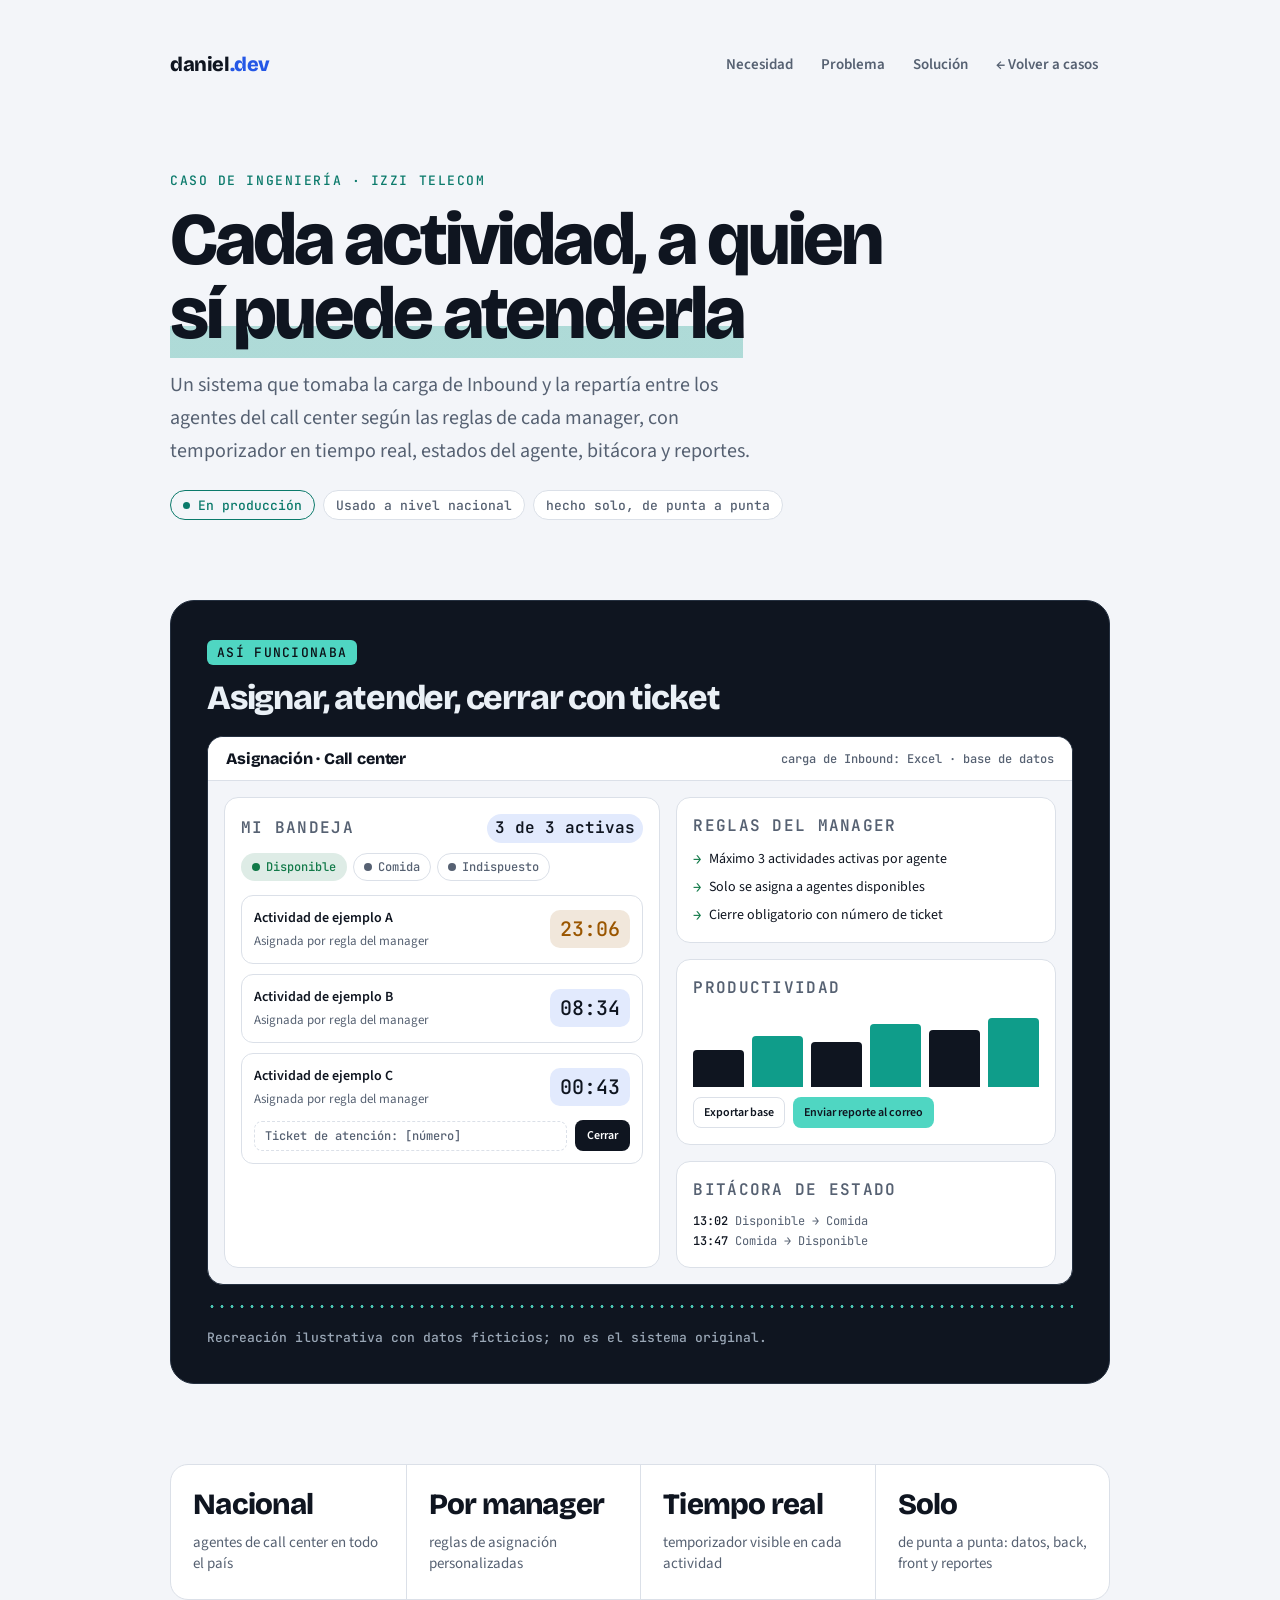
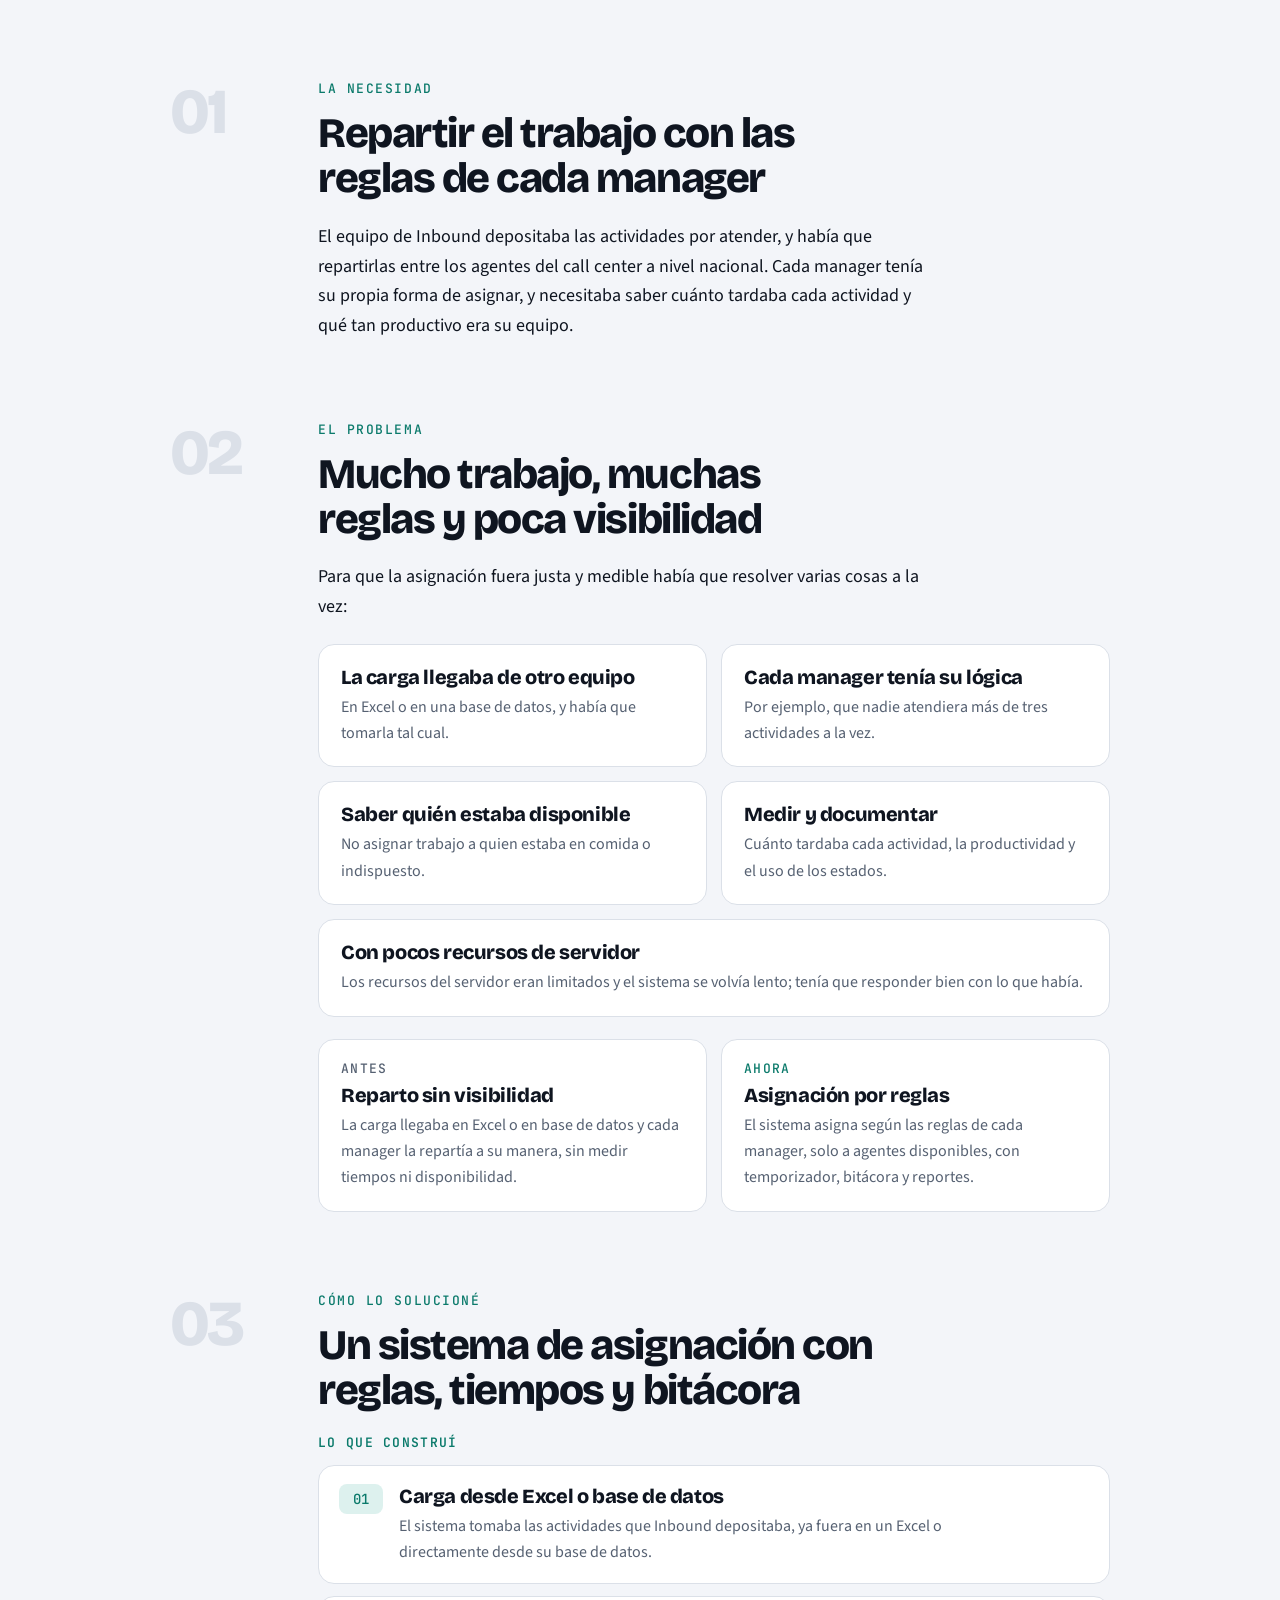
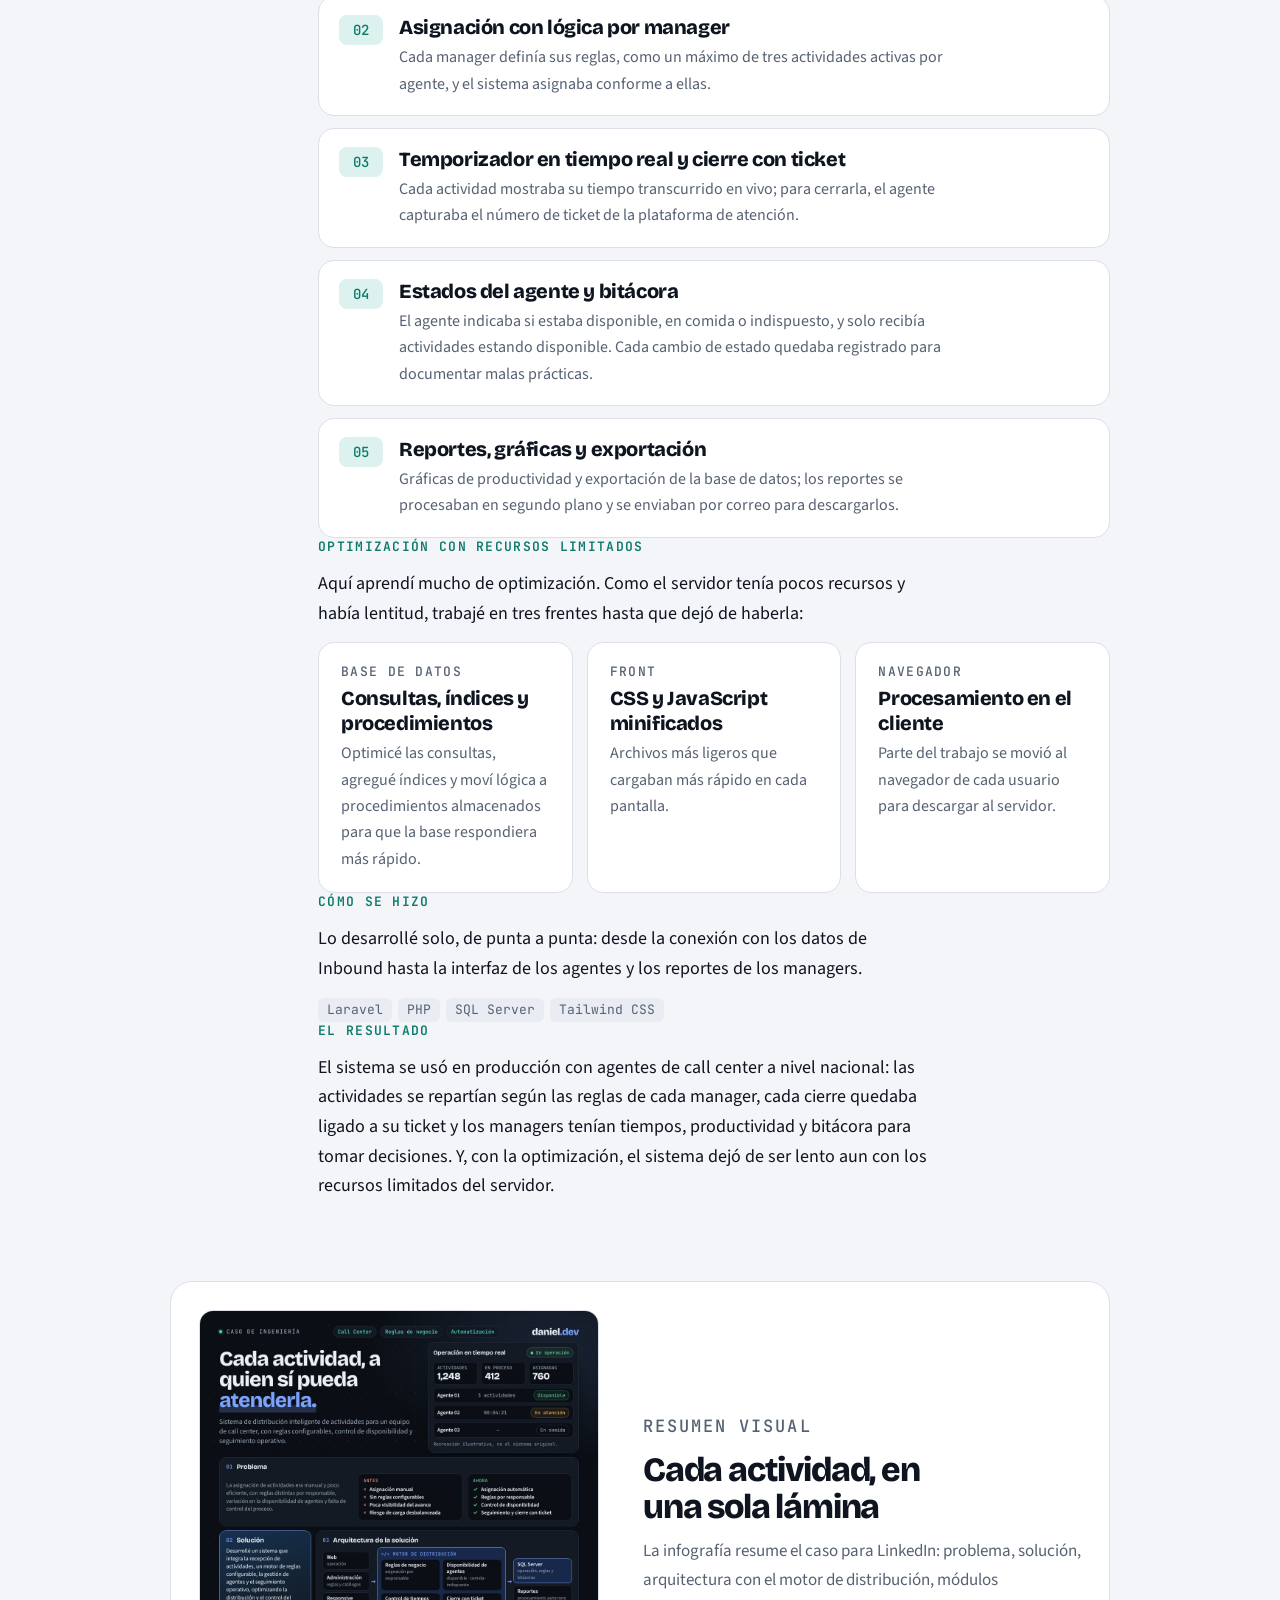
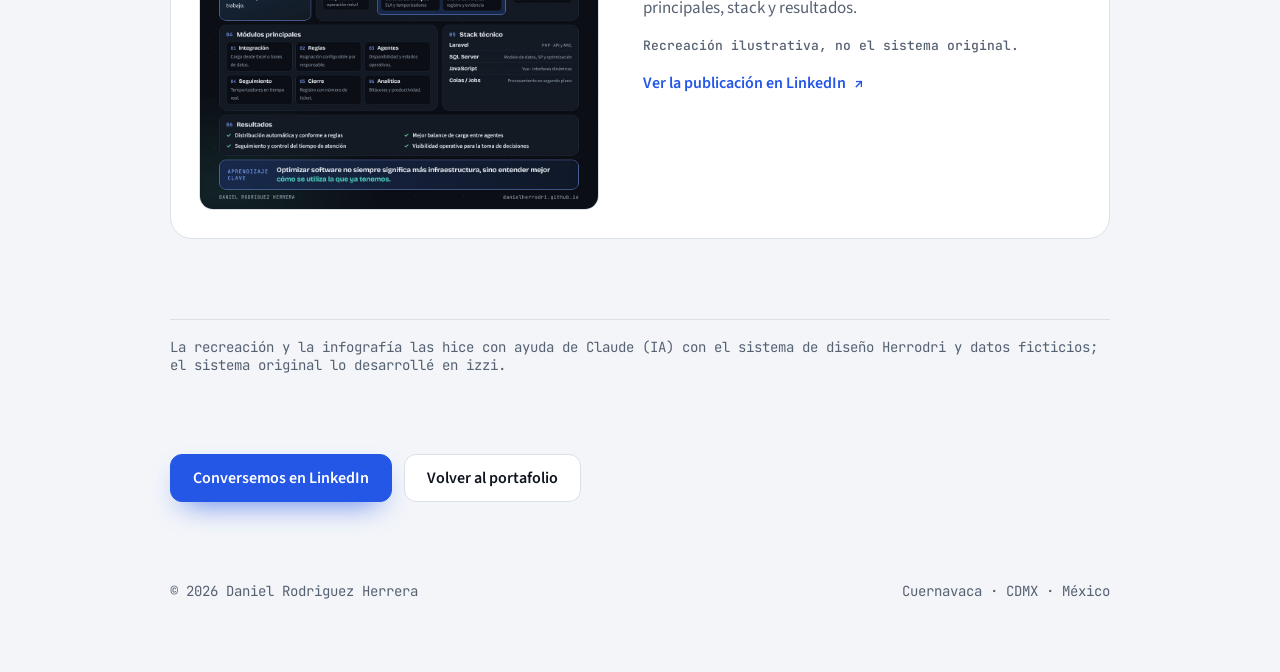
<file: caso-asignacion/index.html>
<!doctype html>
<html lang="es">
<head>
<meta charset="utf-8">
<meta name="viewport" content="width=device-width, initial-scale=1, viewport-fit=cover">
<meta name="description" content="Caso en izzi telecom: un sistema que repartía las actividades de Inbound entre los agentes de call center a nivel nacional, con reglas por manager, temporizador en tiempo real, estados del agente, bitácora y reportes.">
<meta name="color-scheme" content="light dark">
<meta property="og:type" content="article">
<meta property="og:title" content="Cada actividad, a quien sí puede atenderla · Daniel Rodriguez Herrera">
<meta property="og:description" content="Asignación de actividades con reglas por manager, temporizador en tiempo real, estados del agente, bitácora y reportes por correo.">
<meta property="og:url" content="https://danielherrodri.github.io/caso-asignacion/">
<meta property="og:image" content="https://danielherrodri.github.io/caso-asignacion/og.jpg">
<meta name="twitter:card" content="summary_large_image">
<link rel="canonical" href="https://danielherrodri.github.io/caso-asignacion/">
<link rel="icon" href="data:image/svg+xml,%3Csvg xmlns='http://www.w3.org/2000/svg' viewBox='0 0 32 32'%3E%3Crect width='32' height='32' rx='7' fill='%232457e6'/%3E%3Ctext x='16' y='22' font-family='monospace' font-size='16' font-weight='700' fill='white' text-anchor='middle'%3Ed.%3C/text%3E%3C/svg%3E">
<title>Cada actividad, a quien sí puede atenderla · Daniel Rodriguez Herrera</title>
<link rel="stylesheet" href="https://fonts.googleapis.com/css2?family=Bricolage+Grotesque:opsz,wght@12..96,400;12..96,600;12..96,800&family=Source+Sans+3:wght@400;600&family=JetBrains+Mono:wght@400;500&display=swap">
<style>
*,*::before,*::after{box-sizing:border-box}
/* Mismos tokens del portafolio */
:root{
  --bg:#f3f5f9; --surface:#ffffff; --fg:#0f1520; --muted:#566172; --line:#dbe0e8;
  --accent:#2457e6; --accent-2:#0f9d8a; --accent-soft:#e2eafd; --ok:#127a49; --wip:#9a5600; --err:#a3302a;
  --f-display:"Bricolage Grotesque",ui-sans-serif,system-ui,sans-serif;
  --f-body:"Source Sans 3",ui-sans-serif,system-ui,sans-serif;
  --f-mono:"JetBrains Mono",ui-monospace,Consolas,monospace;
  padding-top:env(safe-area-inset-top,0px);padding-bottom:env(safe-area-inset-bottom,0px);
}
@media (prefers-color-scheme:dark){:root:not([data-theme="light"]){--bg:#0b0f15;--surface:#131a23;--fg:#eaf0f6;--muted:#9aa7b6;--line:#253040;--accent:#7ca4ff;--accent-2:#4fd6c2;--accent-soft:#18284a;--ok:#5fd39a;--wip:#f0b35c;--err:#f09a92;color-scheme:dark}}
:root[data-theme="dark"]{--bg:#0b0f15;--surface:#131a23;--fg:#eaf0f6;--muted:#9aa7b6;--line:#253040;--accent:#7ca4ff;--accent-2:#4fd6c2;--accent-soft:#18284a;--ok:#5fd39a;--wip:#f0b35c;--err:#f09a92;color-scheme:dark}
html{scroll-behavior:smooth;scroll-padding-top:24px}
body{margin:0;background:var(--bg);color:var(--fg);font:18px/1.65 var(--f-body);overflow-x:hidden}
img{max-width:100%;display:block}
.wrap{max-width:980px;margin:0 auto;padding:36px max(20px,env(safe-area-inset-right,0px)) 72px max(20px,env(safe-area-inset-left,0px));display:flex;flex-direction:column;gap:72px}
nav{display:flex;justify-content:space-between;align-items:center;gap:16px;flex-wrap:wrap}
.logo{font:800 20px var(--f-display);letter-spacing:-.02em;text-decoration:none;color:var(--fg)}
.logo span{color:var(--accent)}
.nav-links{display:flex;gap:6px;flex-wrap:wrap}
.nav-links a{font:500 13px var(--f-mono);color:var(--muted);text-decoration:none;padding:10px 12px;border-radius:8px;transition:color .2s,background .2s}
.nav-links a:hover{color:var(--fg);background:var(--accent-soft)}
a:focus-visible{outline:2px solid var(--accent);outline-offset:3px}

.eyebrow{font:500 13px var(--f-mono);text-transform:uppercase;letter-spacing:.12em;color:var(--accent);margin:0}
h1{font:800 clamp(42px,6.6vw,76px)/1 var(--f-display);letter-spacing:-.04em;margin:14px 0 0;text-wrap:balance}
h1 .hl{background:linear-gradient(transparent 62%,var(--accent-soft) 62%);color:var(--accent)}
h2{font:800 clamp(30px,4vw,44px)/1.08 var(--f-display);letter-spacing:-.035em;margin:8px 0 20px;text-wrap:balance}
h3{font:800 22px/1.2 var(--f-display);letter-spacing:-.02em;margin:0 0 6px}
.lead{font-size:21px;color:var(--muted);max-width:58ch;margin:18px 0 0}
.meta{display:flex;flex-wrap:wrap;gap:10px;margin-top:22px}
.state{font:500 13px var(--f-mono);display:inline-flex;align-items:center;gap:8px;padding:6px 12px;border-radius:999px;border:1px solid currentColor}
.state::before{content:"";width:8px;height:8px;border-radius:50%;background:currentColor}
.state.ok{color:var(--ok)}
.state.co{color:var(--muted)}

/* Bloque de la recreación (colores en casos.css) */
.nexo{background:var(--nx-verde);color:var(--nx-texto);border-radius:28px;padding:clamp(22px,4vw,40px);display:flex;flex-direction:column;gap:20px}
.nexo .k{display:inline-block;font:500 12px var(--f-mono);letter-spacing:.1em;text-transform:uppercase;color:var(--nx-verde);background:var(--nx-lima);border-radius:6px;padding:3px 9px}
.nexo h2{color:var(--nx-texto);margin:12px 0 0;font-size:clamp(26px,3.4vw,36px)}
.rail{height:3px;background-image:radial-gradient(circle,var(--nx-lima) 1.4px,transparent 1.6px);background-size:10px 3px;background-repeat:repeat-x;opacity:.9}
.disclaimer{font:400 13px var(--f-mono);color:var(--nx-suave);margin:0}

/* Panel ilustrativo */
.app{background:var(--nx-papel);color:var(--nx-verde);border-radius:16px;border:1px solid var(--nx-linea);overflow:hidden;font:400 15px/1.45 var(--f-body)}
.app-bar{display:flex;justify-content:space-between;align-items:center;gap:12px;flex-wrap:wrap;padding:12px 18px;background:#fff;border-bottom:1px solid var(--nx-borde)}
.app-bar b{font:800 16px var(--f-display);letter-spacing:-.01em}
.src{font:500 12px var(--f-mono);color:var(--nx-muted)}
.app-grid{display:grid;grid-template-columns:minmax(0,1.15fr) minmax(0,1fr);gap:16px;padding:16px}
.pane{background:#fff;border:1px solid var(--nx-borde);border-radius:14px;padding:16px}
.pane-t{display:flex;justify-content:space-between;align-items:center;gap:8px;font:600 12px var(--f-mono);letter-spacing:.08em;text-transform:uppercase;color:var(--nx-muted);margin:0 0 10px}
.pane-t em{font-style:normal;text-transform:none;letter-spacing:0;color:var(--nx-verde);background:var(--nx-alt);border-radius:999px;padding:2px 8px}
.status{display:flex;gap:6px;flex-wrap:wrap;margin-bottom:14px}
.status span{display:inline-flex;align-items:center;gap:6px;font:500 12px var(--f-mono);border:1px solid var(--nx-borde);border-radius:999px;padding:5px 10px;color:var(--nx-muted)}
.status span::before{content:"";width:8px;height:8px;border-radius:50%;background:currentColor}
.status .on{background:var(--nx-okbg);border-color:transparent;color:var(--nx-ok)}
.acts{list-style:none;margin:0;padding:0;display:flex;flex-direction:column;gap:10px}
.act{border:1px solid var(--nx-borde);border-radius:12px;padding:12px;display:grid;grid-template-columns:minmax(0,1fr) auto;gap:4px 12px;align-items:center}
.act b{font:600 14px var(--f-body)}
.act small{grid-column:1;color:var(--nx-muted);font-size:13px}
.timer{grid-row:1/3;grid-column:2;font:500 20px var(--f-mono);font-variant-numeric:tabular-nums;color:var(--nx-verde);background:var(--nx-alt);border-radius:10px;padding:6px 10px}
.timer.long{color:var(--nx-dif);background:var(--nx-difbg)}
.close{grid-column:1/-1;display:flex;gap:8px;align-items:center;margin-top:8px}
.close .field{flex:1;font:500 12px var(--f-mono);color:var(--nx-muted);border:1px dashed var(--nx-borde);border-radius:8px;padding:6px 10px}
.close .btn-c{font:600 12px var(--f-body);background:var(--nx-verde);color:#fff;border-radius:8px;padding:7px 12px}
.rules{list-style:none;margin:0;padding:0;display:flex;flex-direction:column;gap:8px;font-size:14px}
.rules li{display:flex;gap:8px}
.rules li::before{content:"→";font-family:var(--f-mono);color:var(--nx-ok)}
.bars{display:flex;align-items:flex-end;gap:8px;height:76px;margin:4px 0 10px}
.bars i{flex:1;background:var(--nx-verde);border-radius:4px 4px 0 0;height:var(--h);transform-origin:bottom}
.bars i:nth-child(even){background:var(--accent-2)}
.acts-row{display:flex;gap:8px;flex-wrap:wrap}
.acts-row span{font:600 12px var(--f-body);border:1px solid var(--nx-borde);border-radius:8px;padding:6px 10px}
.acts-row span.mail{background:var(--nx-lima);border-color:transparent}
.log{list-style:none;margin:0;padding:0;font:400 12px/1.6 var(--f-mono);color:var(--nx-muted)}
.log b{color:var(--nx-verde);font-weight:500}

/* Animación de la recreación */
.js .app .act,.js .app .rules li,.js .app .log li{opacity:0;transform:translateY(8px);transition:opacity .5s cubic-bezier(.2,.7,.2,1),transform .5s cubic-bezier(.2,.7,.2,1);transition-delay:calc(.3s + var(--i,0) * .12s)}
.js .app.in .act,.js .app.in .rules li,.js .app.in .log li{opacity:1;transform:none}
.js .app .bars i{transform:scaleY(0);transition:transform .9s cubic-bezier(.2,.7,.2,1);transition-delay:calc(.6s + var(--i,0) * .08s)}
.js .app.in .bars i{transform:none}

.stats{display:grid;grid-template-columns:repeat(4,minmax(0,1fr));border:1px solid var(--line);border-radius:18px;background:var(--surface);overflow:hidden}
.stat{padding:22px 20px;border-left:1px solid var(--line)}
.stat:first-child{border-left:0}
.stat b{display:block;font:800 clamp(22px,2.6vw,30px)/1.1 var(--f-display);letter-spacing:-.03em}
.stat span{display:block;margin-top:8px;font-size:15px;color:var(--muted)}

/* Capítulos */
.chapter{display:grid;grid-template-columns:120px minmax(0,1fr);gap:28px}
.chap-n{font:800 64px/1 var(--f-display);letter-spacing:-.04em;color:var(--line);font-variant-numeric:tabular-nums}
.prose p{margin:0 0 14px;max-width:68ch}
.prose p:last-child{margin-bottom:0}
.need{display:grid;grid-template-columns:repeat(2,minmax(0,1fr));gap:12px;margin-top:20px}
.need div{background:var(--surface);border:1px solid var(--line);border-radius:14px;padding:16px 18px;font-size:16px;color:var(--muted)}
.need b{display:block;color:var(--fg);font:800 18px/1.25 var(--f-display);margin-bottom:4px}
.need .wide{grid-column:1/-1}
.opt{display:grid;grid-template-columns:repeat(3,minmax(0,1fr));gap:12px;margin-top:4px}
.opt div{background:var(--surface);border:1px solid var(--line);border-radius:14px;padding:16px 18px;font-size:16px;color:var(--muted)}
.opt b{display:block;color:var(--fg);font:800 18px/1.25 var(--f-display);margin-bottom:4px}
.opt i{display:block;font:500 12px var(--f-mono);font-style:normal;color:var(--accent-2-text);margin-bottom:6px}
.sub{font:600 13px var(--f-mono);text-transform:uppercase;letter-spacing:.1em;color:var(--accent-2-text);margin:30px 0 12px}
.steps{list-style:none;margin:0;padding:0;display:flex;flex-direction:column;gap:12px;counter-reset:s}
.steps li{counter-increment:s;display:grid;grid-template-columns:44px minmax(0,1fr);gap:16px;background:var(--surface);border:1px solid var(--line);border-radius:16px;padding:18px 20px}
.steps li::before{content:counter(s,decimal-leading-zero);font:500 14px var(--f-mono);color:var(--accent);background:var(--accent-soft);border-radius:8px;height:30px;display:flex;align-items:center;justify-content:center}
.steps h3{font-size:20px;margin:0 0 4px}
.steps p{margin:0;color:var(--muted);font-size:16px}
.tags{display:flex;flex-wrap:wrap;gap:6px;margin-top:14px}
.tags span{font:400 12px var(--f-mono);color:var(--accent);background:var(--accent-soft);border-radius:6px;padding:3px 9px}

.credit{font:400 14px var(--f-mono);color:var(--muted);border-top:1px solid var(--line);padding-top:18px;margin:0}
.cta{display:flex;gap:12px;flex-wrap:wrap}
.btn{display:inline-flex;align-items:center;gap:10px;min-height:48px;padding:0 22px;border-radius:12px;font:600 16px var(--f-body);text-decoration:none;transition:transform .2s,box-shadow .2s}
.btn.primary{background:var(--accent);color:#fff;box-shadow:0 12px 30px -14px var(--accent)}
.btn.ghost{border:1px solid var(--line);background:var(--surface);color:var(--fg)}
.btn:hover{transform:translateY(-2px)}
footer{display:flex;justify-content:space-between;gap:12px;flex-wrap:wrap;font:400 13px var(--f-mono);color:var(--muted)}

.js .reveal{opacity:0;transform:translateY(26px);transition:opacity .8s cubic-bezier(.2,.7,.2,1),transform .8s cubic-bezier(.2,.7,.2,1);transition-delay:var(--d,0s)}
.js .reveal.in{opacity:1;transform:none}
@media (max-width:760px){.app-grid{grid-template-columns:1fr}.need,.opt{grid-template-columns:1fr}.stats{grid-template-columns:repeat(2,minmax(0,1fr))}.stat:nth-child(3){border-left:0}.stat:nth-child(n+3){border-top:1px solid var(--line)}.chapter{grid-template-columns:1fr;gap:4px}.chap-n{font-size:44px}.steps li{grid-template-columns:1fr;gap:10px}.steps li::before{width:44px}}
@media (prefers-reduced-motion:reduce){html{scroll-behavior:auto}*{animation:none!important;transition:none!important}.js .reveal,.js .app .act,.js .app .rules li,.js .app .log li{opacity:1;transform:none}.js .app .bars i{transform:none}}
</style>
<script>try { const t = localStorage.getItem('tema'); if (t) document.documentElement.dataset.theme = t; } catch {}</script>
<link rel="stylesheet" href="../casos.css">
</head>
<body>
<div class="wrap">
  <nav>
    <a class="logo" href="../">daniel<span>.dev</span></a>
    <div class="nav-links"><a href="#necesidad">Necesidad</a><a href="#problema">Problema</a><a href="#solucion">Solución</a><a href="../#casos">← Volver a casos</a></div>
  </nav>

  <header>
    <p class="eyebrow reveal">Caso de ingeniería · izzi telecom</p>
    <h1 class="reveal" style="--d:.06s">Cada actividad, a quien <span class="hl">sí puede atenderla</span></h1>
    <p class="lead reveal" style="--d:.12s">Un sistema que tomaba la carga de Inbound y la repartía entre los agentes del call center según las reglas de cada manager, con temporizador en tiempo real, estados del agente, bitácora y reportes.</p>
    <div class="meta reveal" style="--d:.18s">
      <span class="state prod">En producción</span>
      <span class="state co">Usado a nivel nacional</span>
      <span class="state co">hecho solo, de punta a punta</span>
    </div>
  </header>

  <section class="nexo reveal" style="--d:.1s" aria-labelledby="panel-t">
    <div><span class="k">Así funcionaba</span><h2 id="panel-t">Asignar, atender, cerrar con ticket</h2></div>
    <div class="app" id="app" role="img" aria-label="Recreación del sistema: un agente en estado disponible con tres actividades activas y sus temporizadores corriendo, reglas del manager, gráfica de productividad con exportación y envío de reportes al correo, y bitácora de cambios de estado.">
      <div class="app-bar" aria-hidden="true">
        <b>Asignación · Call center</b>
        <span class="src">carga de Inbound: Excel · base de datos</span>
      </div>
      <div class="app-grid" aria-hidden="true">
        <div class="pane">
          <p class="pane-t">Mi bandeja <em>3 de 3 activas</em></p>
          <div class="status"><span class="on">Disponible</span><span>Comida</span><span>Indispuesto</span></div>
          <ul class="acts">
            <li class="act" style="--i:0"><b>Actividad de ejemplo A</b><small>Asignada por regla del manager</small><span class="timer long" data-t="1384">23:04</span></li>
            <li class="act" style="--i:1"><b>Actividad de ejemplo B</b><small>Asignada por regla del manager</small><span class="timer" data-t="512">08:32</span></li>
            <li class="act" style="--i:2"><b>Actividad de ejemplo C</b><small>Asignada por regla del manager</small><span class="timer" data-t="41">00:41</span>
              <div class="close"><span class="field">Ticket de atención: [número]</span><span class="btn-c">Cerrar</span></div></li>
          </ul>
        </div>
        <div style="display:flex;flex-direction:column;gap:16px">
          <div class="pane">
            <p class="pane-t">Reglas del manager</p>
            <ul class="rules">
              <li style="--i:3">Máximo 3 actividades activas por agente</li>
              <li style="--i:4">Solo se asigna a agentes disponibles</li>
              <li style="--i:5">Cierre obligatorio con número de ticket</li>
            </ul>
          </div>
          <div class="pane">
            <p class="pane-t">Productividad</p>
            <div class="bars"><i style="--h:48%;--i:0"></i><i style="--h:66%;--i:1"></i><i style="--h:58%;--i:2"></i><i style="--h:82%;--i:3"></i><i style="--h:74%;--i:4"></i><i style="--h:90%;--i:5"></i></div>
            <div class="acts-row"><span>Exportar base</span><span class="mail">Enviar reporte al correo</span></div>
          </div>
          <div class="pane">
            <p class="pane-t">Bitácora de estado</p>
            <ul class="log">
              <li style="--i:6"><b>13:02</b> Disponible → Comida</li>
              <li style="--i:7"><b>13:47</b> Comida → Disponible</li>
            </ul>
          </div>
        </div>
      </div>
    </div>
    <div class="rail" aria-hidden="true"></div>
    <p class="disclaimer">Recreación ilustrativa con datos ficticios; no es el sistema original.</p>
  </section>

  <section class="stats reveal" aria-label="Datos del proyecto">
    <div class="stat"><b>Nacional</b><span>agentes de call center en todo el país</span></div>
    <div class="stat"><b>Por manager</b><span>reglas de asignación personalizadas</span></div>
    <div class="stat"><b>Tiempo real</b><span>temporizador visible en cada actividad</span></div>
    <div class="stat"><b>Solo</b><span>de punta a punta: datos, back, front y reportes</span></div>
  </section>

  <section class="chapter reveal" id="necesidad">
    <div class="chap-n" aria-hidden="true">01</div>
    <div class="prose">
      <p class="eyebrow">La necesidad</p>
      <h2>Repartir el trabajo con las reglas de cada manager</h2>
      <p>El equipo de Inbound depositaba las actividades por atender, y había que repartirlas entre los agentes del call center a nivel nacional. Cada manager tenía su propia forma de asignar, y necesitaba saber cuánto tardaba cada actividad y qué tan productivo era su equipo.</p>
    </div>
  </section>

  <section class="chapter reveal" id="problema">
    <div class="chap-n" aria-hidden="true">02</div>
    <div class="prose">
      <p class="eyebrow">El problema</p>
      <h2>Mucho trabajo, muchas reglas y poca visibilidad</h2>
      <p>Para que la asignación fuera justa y medible había que resolver varias cosas a la vez:</p>
      <div class="need">
        <div><b>La carga llegaba de otro equipo</b>En Excel o en una base de datos, y había que tomarla tal cual.</div>
        <div><b>Cada manager tenía su lógica</b>Por ejemplo, que nadie atendiera más de tres actividades a la vez.</div>
        <div><b>Saber quién estaba disponible</b>No asignar trabajo a quien estaba en comida o indispuesto.</div>
        <div><b>Medir y documentar</b>Cuánto tardaba cada actividad, la productividad y el uso de los estados.</div>
        <div class="wide"><b>Con pocos recursos de servidor</b>Los recursos del servidor eran limitados y el sistema se volvía lento; tenía que responder bien con lo que había.</div>
      </div>
      <div class="compare">
        <div class="card before"><span class="k">Antes</span><h3>Reparto sin visibilidad</h3><p>La carga llegaba en Excel o en base de datos y cada manager la repartía a su manera, sin medir tiempos ni disponibilidad.</p></div>
        <div class="card after"><span class="k">Ahora</span><h3>Asignación por reglas</h3><p>El sistema asigna según las reglas de cada manager, solo a agentes disponibles, con temporizador, bitácora y reportes.</p></div>
      </div>
    </div>
  </section>

  <section class="chapter reveal" id="solucion">
    <div class="chap-n" aria-hidden="true">03</div>
    <div class="prose">
      <p class="eyebrow">Cómo lo solucioné</p>
      <h2>Un sistema de asignación con reglas, tiempos y bitácora</h2>

      <p class="sub">Lo que construí</p>
      <ol class="steps">
        <li><div><h3>Carga desde Excel o base de datos</h3><p>El sistema tomaba las actividades que Inbound depositaba, ya fuera en un Excel o directamente desde su base de datos.</p></div></li>
        <li><div><h3>Asignación con lógica por manager</h3><p>Cada manager definía sus reglas, como un máximo de tres actividades activas por agente, y el sistema asignaba conforme a ellas.</p></div></li>
        <li><div><h3>Temporizador en tiempo real y cierre con ticket</h3><p>Cada actividad mostraba su tiempo transcurrido en vivo; para cerrarla, el agente capturaba el número de ticket de la plataforma de atención.</p></div></li>
        <li><div><h3>Estados del agente y bitácora</h3><p>El agente indicaba si estaba disponible, en comida o indispuesto, y solo recibía actividades estando disponible. Cada cambio de estado quedaba registrado para documentar malas prácticas.</p></div></li>
        <li><div><h3>Reportes, gráficas y exportación</h3><p>Gráficas de productividad y exportación de la base de datos; los reportes se procesaban en segundo plano y se enviaban por correo para descargarlos.</p></div></li>
      </ol>

      <p class="sub">Optimización con recursos limitados</p>
      <p>Aquí aprendí mucho de optimización. Como el servidor tenía pocos recursos y había lentitud, trabajé en tres frentes hasta que dejó de haberla:</p>
      <div class="opt">
        <div><i>base de datos</i><b>Consultas, índices y procedimientos</b>Optimicé las consultas, agregué índices y moví lógica a procedimientos almacenados para que la base respondiera más rápido.</div>
        <div><i>front</i><b>CSS y JavaScript minificados</b>Archivos más ligeros que cargaban más rápido en cada pantalla.</div>
        <div><i>navegador</i><b>Procesamiento en el cliente</b>Parte del trabajo se movió al navegador de cada usuario para descargar al servidor.</div>
      </div>

      <p class="sub">Cómo se hizo</p>
      <p>Lo desarrollé solo, de punta a punta: desde la conexión con los datos de Inbound hasta la interfaz de los agentes y los reportes de los managers.</p>
      <div class="tags" aria-label="Tecnologías"><span>Laravel</span><span>PHP</span><span>SQL Server</span><span>Tailwind CSS</span></div>

      <p class="sub">El resultado</p>
      <p>El sistema se usó en producción con agentes de call center a nivel nacional: las actividades se repartían según las reglas de cada manager, cada cierre quedaba ligado a su ticket y los managers tenían tiempos, productividad y bitácora para tomar decisiones. Y, con la optimización, el sistema dejó de ser lento aun con los recursos limitados del servidor.</p>
    </div>
  </section>

  <section class="pieza reveal" aria-labelledby="pieza-t">
    <div class="pieza-media">
      <a href="infografia.jpg"><img src="infografia.jpg" width="1080" height="1350" loading="lazy" alt="Infografía del caso de asignación: operación en tiempo real con actividades en proceso y asignadas, el antes y el ahora de la asignación, la arquitectura con un motor de distribución por reglas de negocio, disponibilidad de agentes, control de tiempos y cierre con ticket, los seis módulos principales, el stack Laravel, SQL Server, JavaScript y colas, y los resultados."></a>
    </div>
    <div class="pieza-body">
      <p class="eyebrow">Resumen visual</p>
      <h2 id="pieza-t">Cada actividad, en una sola lámina</h2>
      <p>La infografía resume el caso para LinkedIn: problema, solución, arquitectura con el motor de distribución, módulos principales, stack y resultados.</p>
      <p class="disclaimer">Recreación ilustrativa, no el sistema original.</p>
      <a class="more" href="https://www.linkedin.com/posts/daniel-rodriguez-herrera_softwareengineering-backenddevelopment-laravel-activity-7527465533567520768-_XPX">Ver la publicación en LinkedIn <span aria-hidden="true">↗</span></a>
    </div>
  </section>

  <p class="credit">La recreación y la infografía las hice con ayuda de Claude (IA) con el sistema de diseño Herrodri y datos ficticios; el sistema original lo desarrollé en izzi.</p>

  <section class="cta" aria-label="Siguientes pasos">
    <a class="btn primary" href="https://www.linkedin.com/in/daniel-rodriguez-herrera">Conversemos en LinkedIn</a>
    <a class="btn ghost" href="../">Volver al portafolio</a>
  </section>

  <footer><span>© 2026 Daniel Rodriguez Herrera</span><span>Cuernavaca · CDMX · México</span></footer>
</div>
<script>
document.documentElement.classList.add('js');
const reduce = matchMedia('(prefers-reduced-motion: reduce)').matches;
const io = new IntersectionObserver(es => es.forEach(e => { if (e.isIntersecting) { e.target.classList.add('in'); io.unobserve(e.target); } }), { threshold: .12 });
document.querySelectorAll('.reveal').forEach(el => io.observe(el));
setTimeout(() => document.querySelectorAll('.reveal').forEach(el => el.classList.add('in')), 3000);
// El panel se anima al aparecer y los temporizadores corren en tiempo real
const app = document.getElementById('app');
const fmt = s => String(Math.floor(s / 60)).padStart(2, '0') + ':' + String(s % 60).padStart(2, '0');
new IntersectionObserver(([e], o) => {
  if (!e.isIntersecting) return;
  o.disconnect(); app.classList.add('in');
  if (reduce) return;
  const timers = [...app.querySelectorAll('.timer')].map(el => ({ el, t: +el.dataset.t }));
  setInterval(() => timers.forEach(x => { x.t++; x.el.textContent = fmt(x.t); }), 1000);
}, { threshold: .15 }).observe(app);
</script>
</body>
</html>
</file>
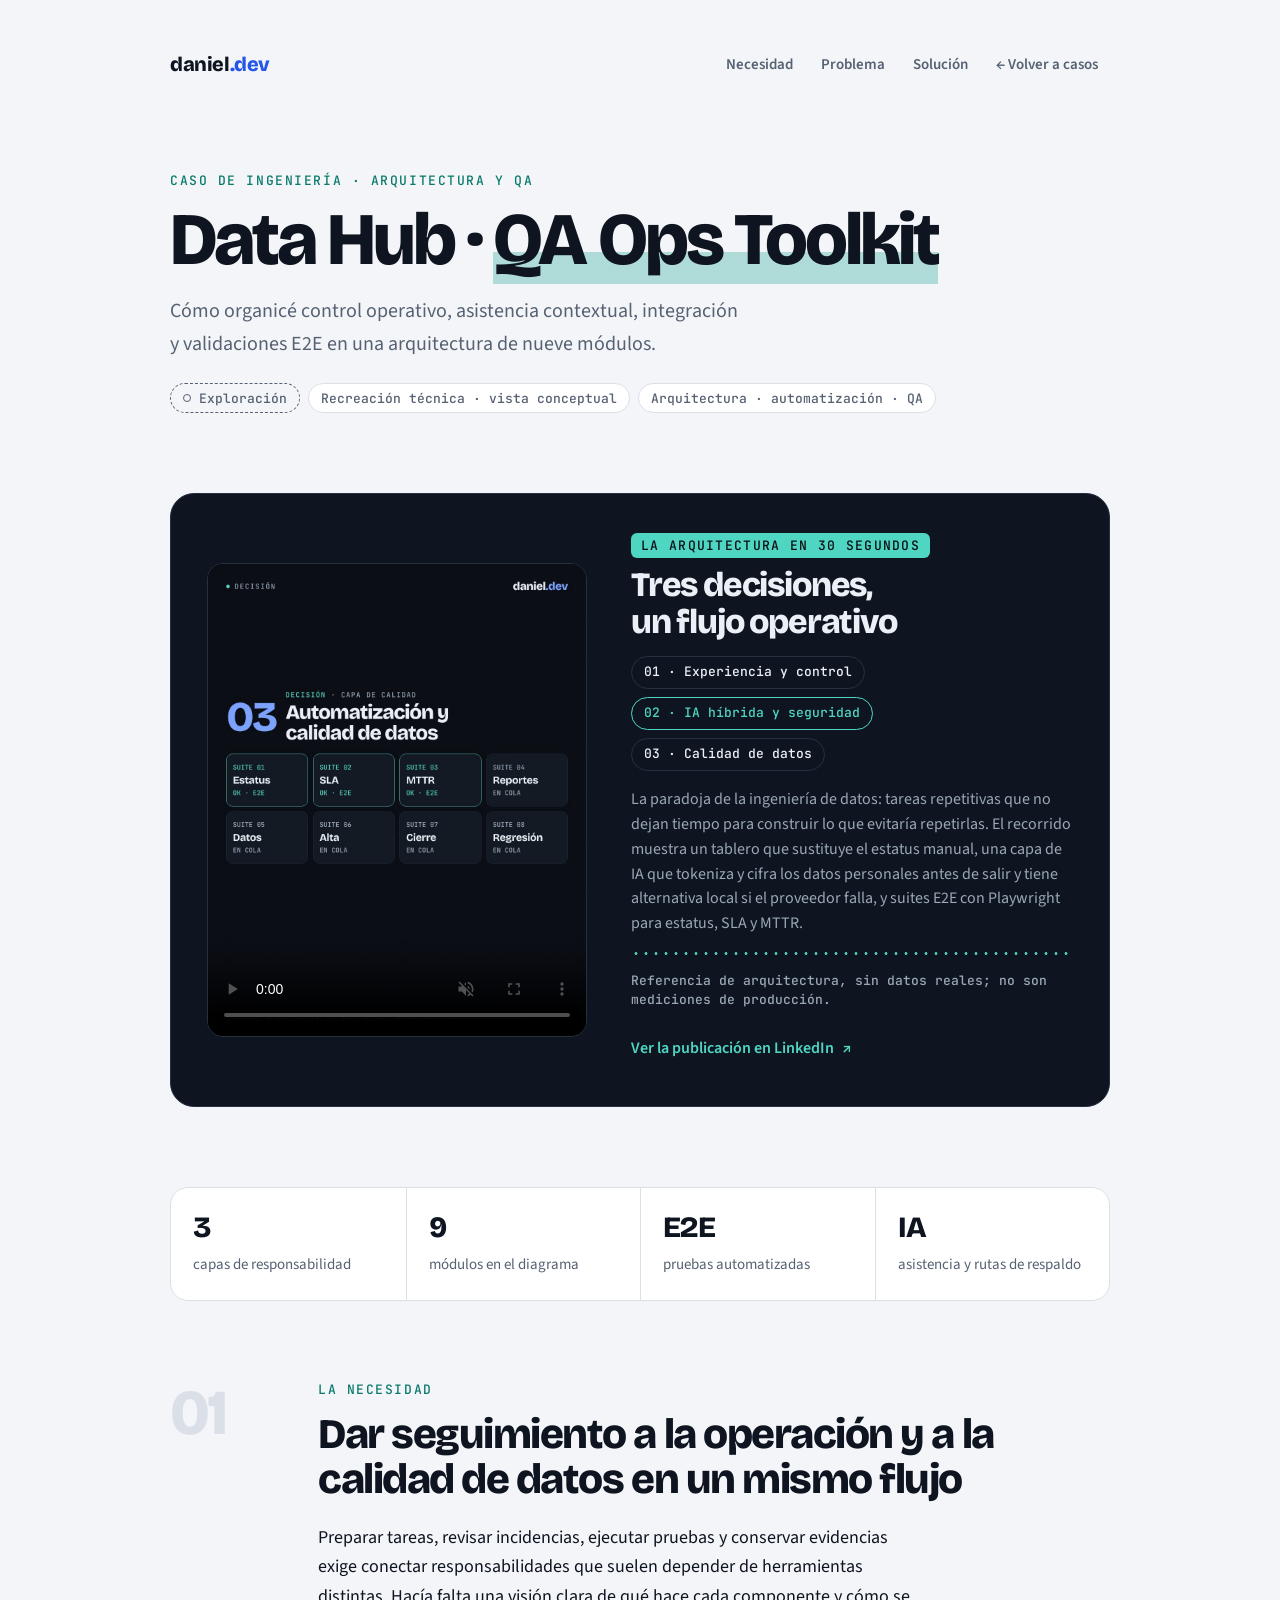
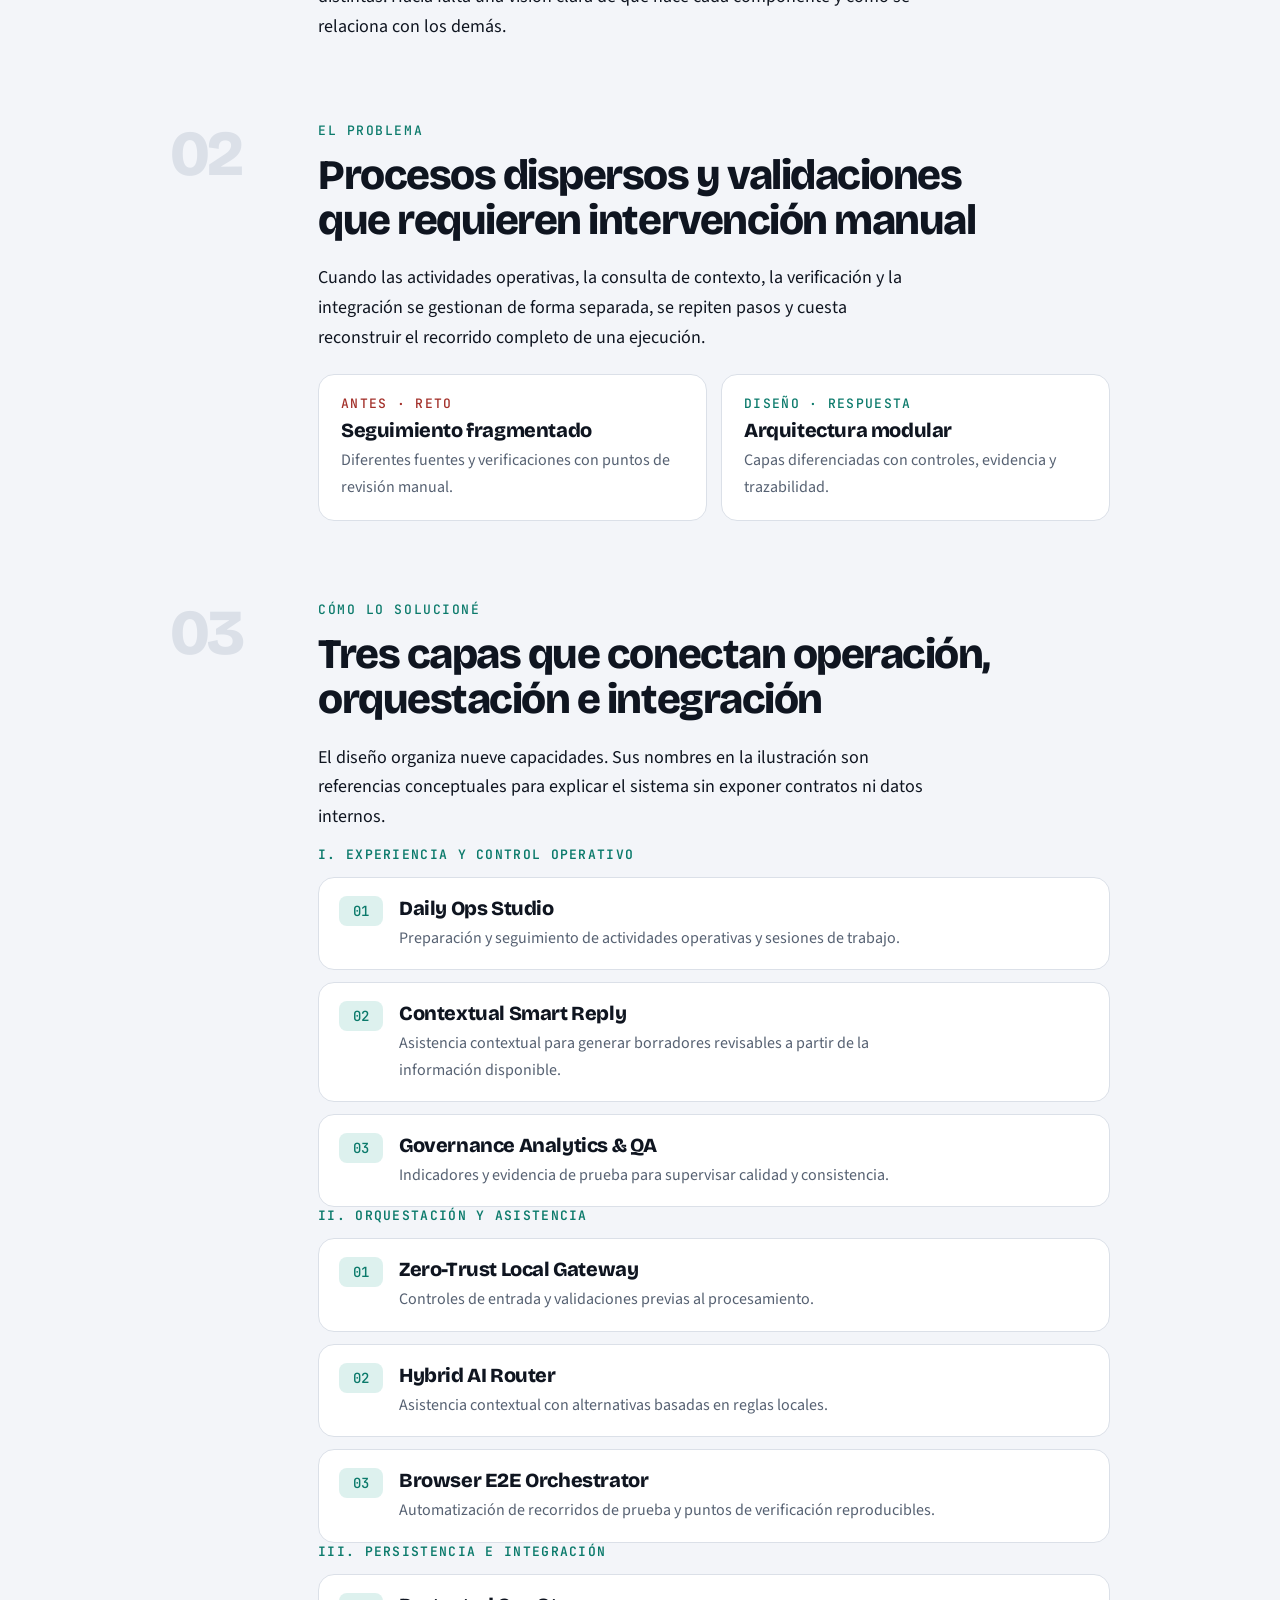
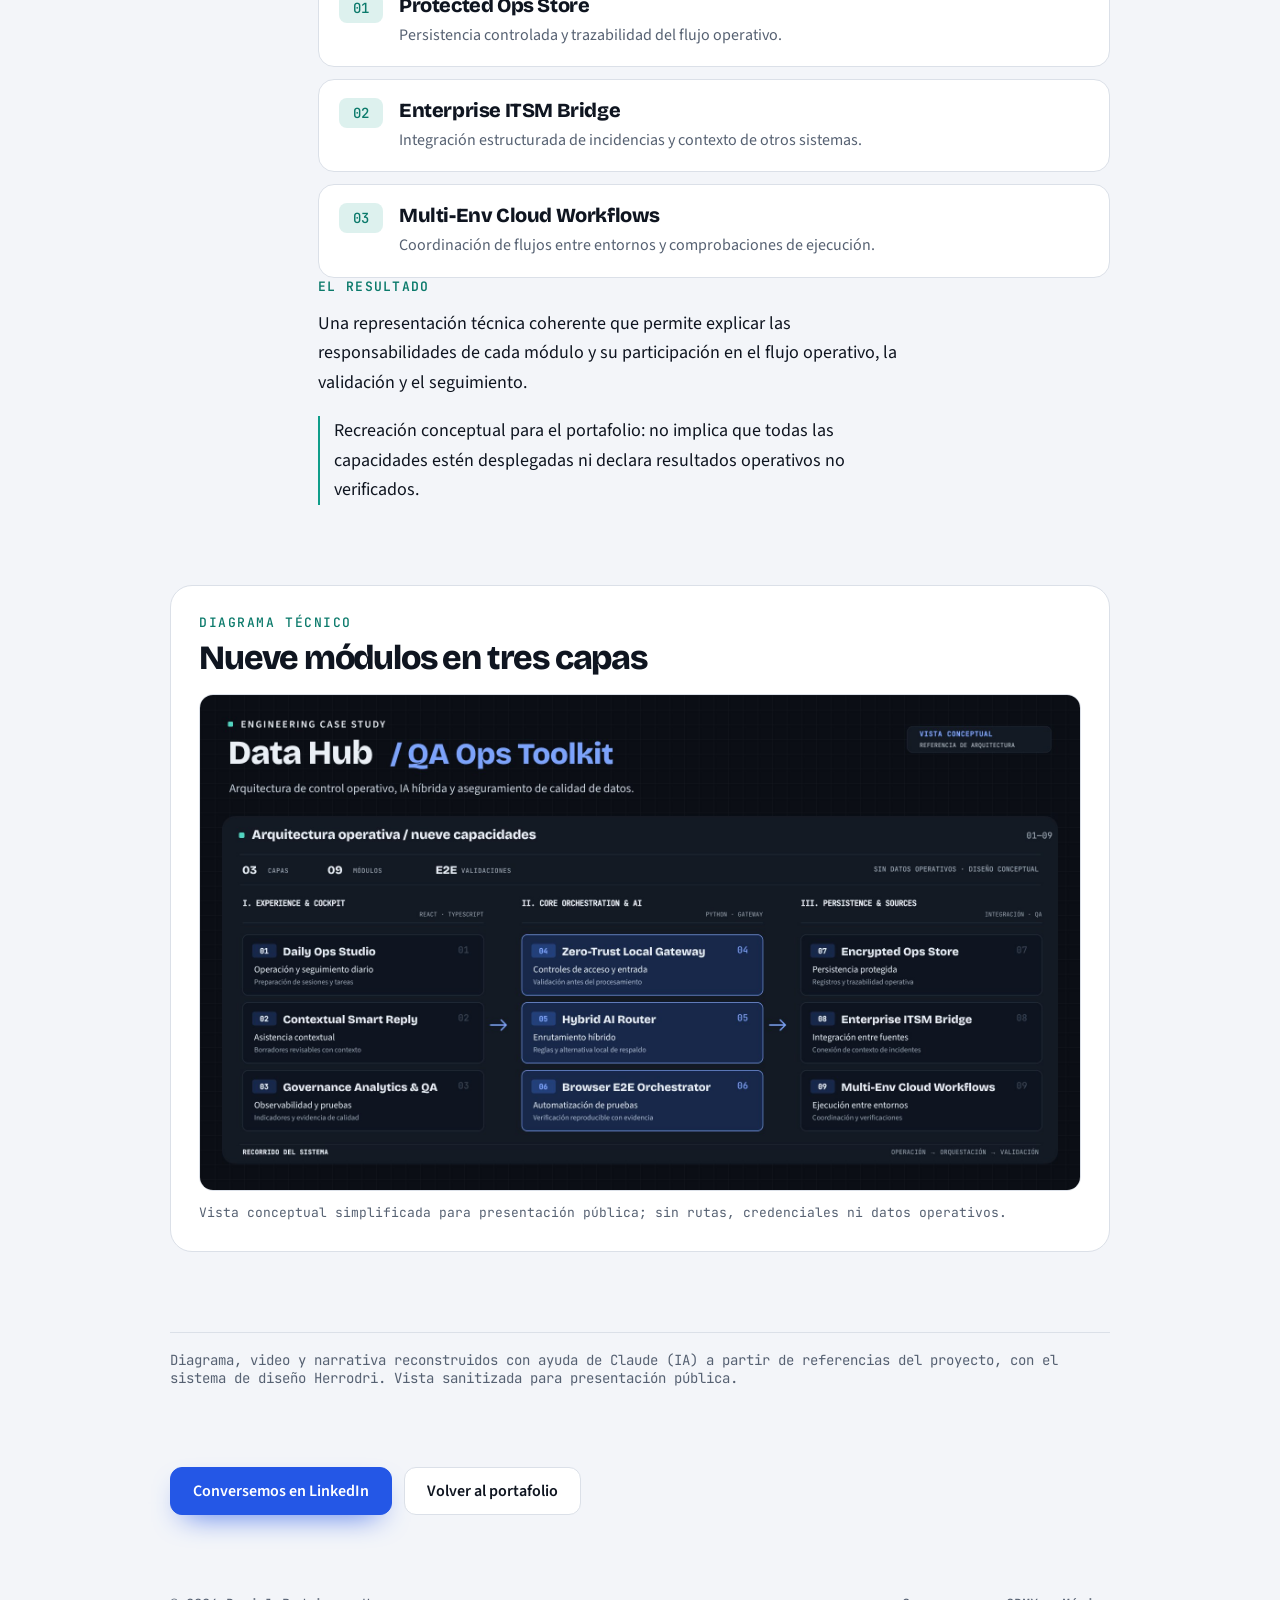
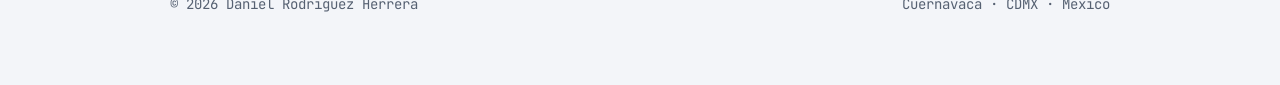
<file: caso-datahub/index.html>
<!doctype html>
<html lang="es">
<head>
<meta charset="utf-8">
<meta name="viewport" content="width=device-width, initial-scale=1, viewport-fit=cover">
<meta name="description" content="Data Hub · QA Ops Toolkit. Caso de ingeniería: necesidad, problema, solución y diagrama técnico conceptual de tres capas y nueve módulos.">
<meta name="color-scheme" content="light dark">
<meta property="og:type" content="article">
<meta property="og:title" content="Data Hub · QA Ops Toolkit · Daniel Rodriguez Herrera">
<meta property="og:description" content="Control operativo, orquestación, integración, IA híbrida y QA E2E. Arquitectura en nueve módulos.">
<meta property="og:url" content="https://danielherrodri.github.io/caso-datahub/">
<meta property="og:image" content="https://danielherrodri.github.io/caso-datahub/og.jpg">
<meta name="twitter:card" content="summary_large_image">
<link rel="canonical" href="https://danielherrodri.github.io/caso-datahub/">
<link rel="icon" href="data:image/svg+xml,%3Csvg xmlns='http://www.w3.org/2000/svg' viewBox='0 0 32 32'%3E%3Crect width='32' height='32' rx='7' fill='%232457e6'/%3E%3Ctext x='16' y='22' font-family='monospace' font-size='16' font-weight='700' fill='white' text-anchor='middle'%3Ed.%3C/text%3E%3C/svg%3E">
<title>Data Hub · QA Ops Toolkit · Daniel Rodriguez Herrera</title>
<link rel="stylesheet" href="https://fonts.googleapis.com/css2?family=Bricolage+Grotesque:opsz,wght@12..96,400;12..96,600;12..96,800&family=Source+Sans+3:wght@400;600&family=JetBrains+Mono:wght@400;500&display=swap">
<style>
*,*::before,*::after{box-sizing:border-box}
/* Mismos tokens del portafolio */
:root{
  --bg:#f3f5f9; --surface:#ffffff; --fg:#0f1520; --muted:#566172; --line:#dbe0e8;
  --accent:#2457e6; --accent-2:#0f9d8a; --accent-soft:#e2eafd; --ok:#127a49; --wip:#9a5600; --err:#a3302a;
  --f-display:"Bricolage Grotesque",ui-sans-serif,system-ui,sans-serif;
  --f-body:"Source Sans 3",ui-sans-serif,system-ui,sans-serif;
  --f-mono:"JetBrains Mono",ui-monospace,Consolas,monospace;
  padding-top:env(safe-area-inset-top,0px);padding-bottom:env(safe-area-inset-bottom,0px);
}
@media (prefers-color-scheme:dark){:root:not([data-theme="light"]){--bg:#0b0f15;--surface:#131a23;--fg:#eaf0f6;--muted:#9aa7b6;--line:#253040;--accent:#7ca4ff;--accent-2:#4fd6c2;--accent-soft:#18284a;--ok:#5fd39a;--wip:#f0b35c;--err:#f09a92;color-scheme:dark}}
:root[data-theme="dark"]{--bg:#0b0f15;--surface:#131a23;--fg:#eaf0f6;--muted:#9aa7b6;--line:#253040;--accent:#7ca4ff;--accent-2:#4fd6c2;--accent-soft:#18284a;--ok:#5fd39a;--wip:#f0b35c;--err:#f09a92;color-scheme:dark}
html{scroll-behavior:smooth;scroll-padding-top:24px}
body{margin:0;background:var(--bg);color:var(--fg);font:18px/1.65 var(--f-body);overflow-x:hidden}
img,video{max-width:100%;display:block}
.wrap{max-width:980px;margin:0 auto;padding:36px max(20px,env(safe-area-inset-right,0px)) 72px max(20px,env(safe-area-inset-left,0px));display:flex;flex-direction:column;gap:72px}
nav{display:flex;justify-content:space-between;align-items:center;gap:16px;flex-wrap:wrap}
.logo{font:800 20px var(--f-display);letter-spacing:-.02em;text-decoration:none;color:var(--fg)}
.logo span{color:var(--accent)}
.nav-links{display:flex;gap:6px;flex-wrap:wrap}
.nav-links a{font:500 13px var(--f-mono);color:var(--muted);text-decoration:none;padding:10px 12px;border-radius:8px;transition:color .2s,background .2s}
.nav-links a:hover{color:var(--fg);background:var(--accent-soft)}
a:focus-visible,video:focus-visible{outline:2px solid var(--accent);outline-offset:3px}

.eyebrow{font:500 13px var(--f-mono);text-transform:uppercase;letter-spacing:.12em;color:var(--accent);margin:0}
h1{font:800 clamp(42px,6.6vw,76px)/1 var(--f-display);letter-spacing:-.04em;margin:14px 0 0;text-wrap:balance}
h1 .hl{background:linear-gradient(transparent 62%,var(--accent-soft) 62%);color:var(--accent)}
h2{font:800 clamp(30px,4vw,44px)/1.08 var(--f-display);letter-spacing:-.035em;margin:8px 0 20px;text-wrap:balance}
h3{font:800 22px/1.2 var(--f-display);letter-spacing:-.02em;margin:0 0 6px}
.lead{font-size:21px;color:var(--muted);max-width:58ch;margin:18px 0 0}
.meta{display:flex;flex-wrap:wrap;gap:10px;margin-top:22px}
.state{font:500 13px var(--f-mono);display:inline-flex;align-items:center;gap:8px;padding:6px 12px;border-radius:999px;border:1px solid currentColor}
.state::before{content:"";width:8px;height:8px;border-radius:50%;background:currentColor}
.state.wip{color:var(--wip)}.state.wip::before{animation:pulse 1.6s ease-in-out infinite}
.state.co{color:var(--muted)}

/* Bloque del video con los colores de Nexo */
.nexo{background:var(--nx-verde);color:var(--nx-texto);border-radius:28px;padding:clamp(22px,4vw,40px);display:flex;flex-direction:column;gap:20px}
.nexo-head{display:flex;justify-content:space-between;align-items:flex-end;gap:16px;flex-wrap:wrap}
.nexo .k{display:inline-block;font:500 12px var(--f-mono);letter-spacing:.1em;text-transform:uppercase;color:var(--nx-verde);background:var(--nx-lima);border-radius:6px;padding:3px 9px}
.nexo h2{color:var(--nx-texto);margin:12px 0 0;font-size:clamp(26px,3.4vw,36px)}
.legend{display:flex;gap:14px;flex-wrap:wrap;font:500 13px var(--f-mono);color:var(--nx-suave)}
.legend span{display:inline-flex;align-items:center;gap:8px}
.legend i{width:10px;height:10px;border-radius:50%;display:inline-block}
.frame{border-radius:16px;overflow:hidden;border:1px solid var(--nx-linea);background:var(--nx-papel)}
.frame video{width:100%;height:auto;aspect-ratio:16/9;background:var(--nx-papel)}
.nexo p{margin:0;color:var(--nx-suave);font-size:16px}
.rail{height:3px;background-image:radial-gradient(circle,var(--nx-lima) 1.4px,transparent 1.6px);background-size:10px 3px;background-repeat:repeat-x;opacity:.9}

.stats{display:grid;grid-template-columns:repeat(4,minmax(0,1fr));border:1px solid var(--line);border-radius:18px;background:var(--surface);overflow:hidden}
.stat{padding:22px 20px;border-left:1px solid var(--line)}
.stat:first-child{border-left:0}
.stat b{display:block;font:800 clamp(28px,3.6vw,42px)/1 var(--f-display);letter-spacing:-.03em;font-variant-numeric:tabular-nums}
.stat span{display:block;margin-top:8px;font-size:15px;color:var(--muted)}

/* Capítulos */
.chapter{display:grid;grid-template-columns:120px minmax(0,1fr);gap:28px}
.chap-n{font:800 64px/1 var(--f-display);letter-spacing:-.04em;color:var(--line);font-variant-numeric:tabular-nums}
.prose p{margin:0 0 14px;max-width:68ch}
.prose p:last-child{margin-bottom:0}
.muted{color:var(--muted)}
.compare{display:grid;grid-template-columns:repeat(2,minmax(0,1fr));gap:16px;margin-top:22px}
.card{background:var(--surface);border:1px solid var(--line);border-radius:16px;padding:20px 22px}
.card .k{font:500 12px var(--f-mono);letter-spacing:.1em;text-transform:uppercase}
.card.before .k{color:var(--err)}.card.after .k{color:var(--ok)}
.card h3{margin:6px 0}
.card p{margin:0;color:var(--muted);font-size:16px}
.sub{font:600 13px var(--f-mono);text-transform:uppercase;letter-spacing:.1em;color:var(--accent-2-text);margin:30px 0 12px}
.steps{list-style:none;margin:0;padding:0;display:flex;flex-direction:column;gap:12px;counter-reset:s}
.steps li{counter-increment:s;display:grid;grid-template-columns:44px minmax(0,1fr);gap:16px;background:var(--surface);border:1px solid var(--line);border-radius:16px;padding:18px 20px}
.steps li::before{content:counter(s,decimal-leading-zero);font:500 14px var(--f-mono);color:var(--accent);background:var(--accent-soft);border-radius:8px;height:30px;display:flex;align-items:center;justify-content:center}
.steps h3{font-size:20px;margin:0 0 4px}
.steps p{margin:0;color:var(--muted);font-size:16px}
code{font:500 .86em var(--f-mono);background:var(--accent-soft);color:var(--accent);padding:1px 6px;border-radius:6px}
.note{margin-top:18px!important;padding-left:14px;border-left:2px solid var(--accent-2)}

.credit{font:400 14px var(--f-mono);color:var(--muted);border-top:1px solid var(--line);padding-top:18px;margin:0}
.cta{display:flex;gap:12px;flex-wrap:wrap}
.btn{display:inline-flex;align-items:center;gap:10px;min-height:48px;padding:0 22px;border-radius:12px;font:600 16px var(--f-body);text-decoration:none;transition:transform .2s,box-shadow .2s}
.btn.primary{background:var(--accent);color:#fff;box-shadow:0 12px 30px -14px var(--accent)}
.btn.ghost{border:1px solid var(--line);background:var(--surface);color:var(--fg)}
.btn:hover{transform:translateY(-2px)}
footer{display:flex;justify-content:space-between;gap:12px;flex-wrap:wrap;font:400 13px var(--f-mono);color:var(--muted)}

.js .reveal{opacity:0;transform:translateY(26px);transition:opacity .8s cubic-bezier(.2,.7,.2,1),transform .8s cubic-bezier(.2,.7,.2,1);transition-delay:var(--d,0s)}
.js .reveal.in{opacity:1;transform:none}
@keyframes pulse{50%{transform:scale(1.6);opacity:.4}}
@media (max-width:760px){.stats{grid-template-columns:repeat(2,minmax(0,1fr))}.stat:nth-child(3){border-left:0}.stat:nth-child(n+3){border-top:1px solid var(--line)}.compare{grid-template-columns:1fr}.chapter{grid-template-columns:1fr;gap:4px}.chap-n{font-size:44px}.steps li{grid-template-columns:1fr;gap:10px}.steps li::before{width:44px}}
@media (prefers-reduced-motion:reduce){html{scroll-behavior:auto}*{animation:none!important;transition:none!important}.js .reveal{opacity:1;transform:none}}
.frame img{display:block;width:100%;height:auto;aspect-ratio:16/9;background:var(--nx-papel)}.nexo figcaption{font:400 12px/1.55 var(--f-mono);color:var(--nx-suave);padding-top:11px}
</style>
<script>try { const t = localStorage.getItem('tema'); if (t) document.documentElement.dataset.theme = t; } catch {}</script>
<link rel="stylesheet" href="../casos.css">
</head>
<body>
<div class="wrap">
  <nav>
    <a class="logo" href="../">daniel<span>.dev</span></a>
    <div class="nav-links"><a href="#necesidad">Necesidad</a><a href="#problema">Problema</a><a href="#solucion">Solución</a><a href="../#casos">← Volver a casos</a></div>
  </nav>

  <header>
    <p class="eyebrow reveal">Caso de ingeniería · Arquitectura y QA</p>
    <h1 class="reveal" style="--d:.06s">Data Hub · <span class="hl">QA Ops Toolkit</span></h1>
    <p class="lead reveal" style="--d:.12s">Cómo organicé control operativo, asistencia contextual, integración y validaciones E2E en una arquitectura de nueve módulos.</p>
    <div class="meta reveal" style="--d:.18s">
      <span class="state exp">Exploración</span>
      <span class="state co">Recreación técnica · vista conceptual</span>
      <span class="state co">Arquitectura · automatización · QA</span>
    </div>
  </header>

  <section class="nexo reveal" style="--d:.1s" aria-labelledby="video-t">
    <div class="split">
      <div class="frame v">
        <video controls muted playsinline loop preload="metadata" poster="poster-arquitectura.jpg" width="1080" height="1350" aria-describedby="video-desc">
          <source src="arquitectura.mp4" type="video/mp4">
        </video>
      </div>
      <div class="split-body">
        <div><span class="k">La arquitectura en 30 segundos</span><h2 id="video-t">Tres decisiones, un flujo operativo</h2></div>
        <ol class="chain" aria-label="Capas del diseño">
          <li>01 · Experiencia y control</li><li class="on">02 · IA híbrida y seguridad</li><li>03 · Calidad de datos</li>
        </ol>
        <p id="video-desc">La paradoja de la ingeniería de datos: tareas repetitivas que no dejan tiempo para construir lo que evitaría repetirlas. El recorrido muestra un tablero que sustituye el estatus manual, una capa de IA que tokeniza y cifra los datos personales antes de salir y tiene alternativa local si el proveedor falla, y suites E2E con Playwright para estatus, SLA y MTTR.</p>
        <div class="rail" aria-hidden="true"></div>
        <p class="disclaimer">Referencia de arquitectura, sin datos reales; no son mediciones de producción.</p>
        <a class="more" href="https://www.linkedin.com/posts/daniel-rodriguez-herrera_ingenieriadesoftware-ingenieriadedatos-arquitecturadesoftware-activity-7527422629218234368-RziW">Ver la publicación en LinkedIn <span aria-hidden="true">↗</span></a>
      </div>
    </div>
  </section>

  <section class="stats reveal" aria-label="Capacidades del diseño">
    <div class="stat"><b>3</b><span>capas de responsabilidad</span></div>
    <div class="stat"><b>9</b><span>módulos en el diagrama</span></div>
    <div class="stat"><b>E2E</b><span>pruebas automatizadas</span></div>
    <div class="stat"><b>IA</b><span>asistencia y rutas de respaldo</span></div>
  </section>

  <section class="chapter reveal" id="necesidad">
    <div class="chap-n" aria-hidden="true">01</div>
    <div class="prose">
      <p class="eyebrow">La necesidad</p>
      <h2>Dar seguimiento a la operación y a la calidad de datos en un mismo flujo</h2>
      <p>Preparar tareas, revisar incidencias, ejecutar pruebas y conservar evidencias exige conectar responsabilidades que suelen depender de herramientas distintas. Hacía falta una visión clara de qué hace cada componente y cómo se relaciona con los demás.</p>
    </div>
  </section>

  <section class="chapter reveal" id="problema">
    <div class="chap-n" aria-hidden="true">02</div>
    <div class="prose">
      <p class="eyebrow">El problema</p>
      <h2>Procesos dispersos y validaciones que requieren intervención manual</h2>
      <p>Cuando las actividades operativas, la consulta de contexto, la verificación y la integración se gestionan de forma separada, se repiten pasos y cuesta reconstruir el recorrido completo de una ejecución.</p>
      <div class="compare">
        <div class="card before"><span class="k">Antes · reto</span><h3>Seguimiento fragmentado</h3><p>Diferentes fuentes y verificaciones con puntos de revisión manual.</p></div>
        <div class="card after"><span class="k">Diseño · respuesta</span><h3>Arquitectura modular</h3><p>Capas diferenciadas con controles, evidencia y trazabilidad.</p></div>
      </div>
    </div>
  </section>

  <section class="chapter reveal" id="solucion">
    <div class="chap-n" aria-hidden="true">03</div>
    <div class="prose">
      <p class="eyebrow">Cómo lo solucioné</p>
      <h2>Tres capas que conectan operación, orquestación e integración</h2>
      <p>El diseño organiza nueve capacidades. Sus nombres en la ilustración son referencias conceptuales para explicar el sistema sin exponer contratos ni datos internos.</p>
      <p class="sub">I. Experiencia y control operativo</p><ol class="steps" start="1"><li><div><h3>Daily Ops Studio</h3><p>Preparación y seguimiento de actividades operativas y sesiones de trabajo.</p></div></li><li><div><h3>Contextual Smart Reply</h3><p>Asistencia contextual para generar borradores revisables a partir de la información disponible.</p></div></li><li><div><h3>Governance Analytics & QA</h3><p>Indicadores y evidencia de prueba para supervisar calidad y consistencia.</p></div></li></ol>
<p class="sub">II. Orquestación y asistencia</p><ol class="steps" start="4"><li><div><h3>Zero-Trust Local Gateway</h3><p>Controles de entrada y validaciones previas al procesamiento.</p></div></li><li><div><h3>Hybrid AI Router</h3><p>Asistencia contextual con alternativas basadas en reglas locales.</p></div></li><li><div><h3>Browser E2E Orchestrator</h3><p>Automatización de recorridos de prueba y puntos de verificación reproducibles.</p></div></li></ol>
<p class="sub">III. Persistencia e integración</p><ol class="steps" start="7"><li><div><h3>Protected Ops Store</h3><p>Persistencia controlada y trazabilidad del flujo operativo.</p></div></li><li><div><h3>Enterprise ITSM Bridge</h3><p>Integración estructurada de incidencias y contexto de otros sistemas.</p></div></li><li><div><h3>Multi-Env Cloud Workflows</h3><p>Coordinación de flujos entre entornos y comprobaciones de ejecución.</p></div></li></ol>
      <p class="sub">El resultado</p>
      <p>Una representación técnica coherente que permite explicar las responsabilidades de cada módulo y su participación en el flujo operativo, la validación y el seguimiento.</p>
      <p class="note">Recreación conceptual para el portafolio: no implica que todas las capacidades estén desplegadas ni declara resultados operativos no verificados.</p>
    </div>
  </section>

  <section class="pieza wide reveal" aria-labelledby="diagrama-t">
    <p class="eyebrow">Diagrama técnico</p>
    <h2 id="diagrama-t">Nueve módulos en tres capas</h2>
    <figure>
      <a href="diagrama.jpg"><img src="diagrama.jpg" width="1920" height="1080" loading="lazy" alt="Diagrama técnico conceptual Data Hub: experiencia y cockpit con tres módulos, orquestación e inteligencia artificial con tres módulos, y persistencia e integraciones con tres módulos."></a>
      <figcaption>Vista conceptual simplificada para presentación pública; sin rutas, credenciales ni datos operativos.</figcaption>
    </figure>
  </section>

  <p class="credit">Diagrama, video y narrativa reconstruidos con ayuda de Claude (IA) a partir de referencias del proyecto, con el sistema de diseño Herrodri. Vista sanitizada para presentación pública.</p>

  <section class="cta" aria-label="Siguientes pasos">
    <a class="btn primary" href="https://www.linkedin.com/in/daniel-rodriguez-herrera">Conversemos en LinkedIn</a>
    <a class="btn ghost" href="../">Volver al portafolio</a>
  </section>

  <footer><span>© 2026 Daniel Rodriguez Herrera</span><span>Cuernavaca · CDMX · México</span></footer>
</div>
<script>
document.documentElement.classList.add('js');
const io = new IntersectionObserver(es => es.forEach(e => { if (e.isIntersecting) { e.target.classList.add('in'); io.unobserve(e.target); } }), { threshold: .12 });
document.querySelectorAll('.reveal').forEach(el => io.observe(el));
setTimeout(() => document.querySelectorAll('.reveal').forEach(el => el.classList.add('in')), 3000);
</script>
</body>
</html>
</file>
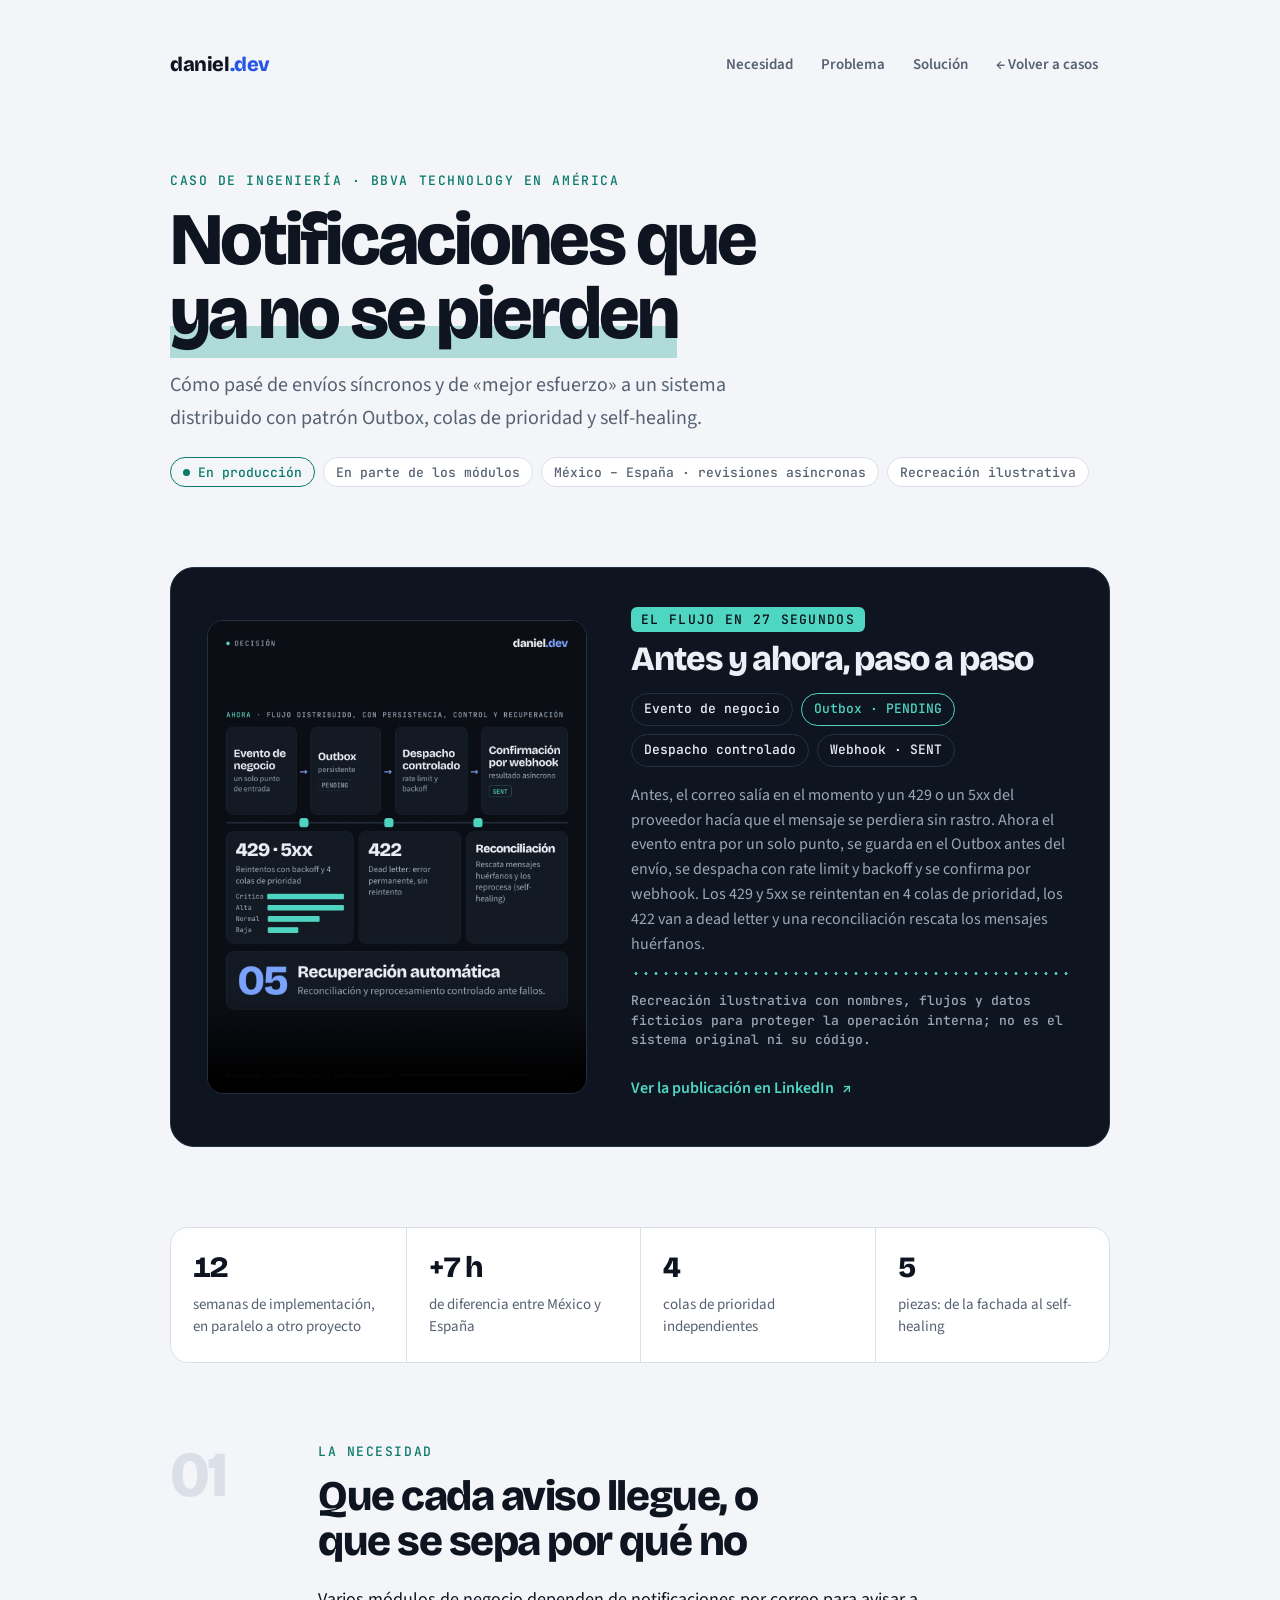
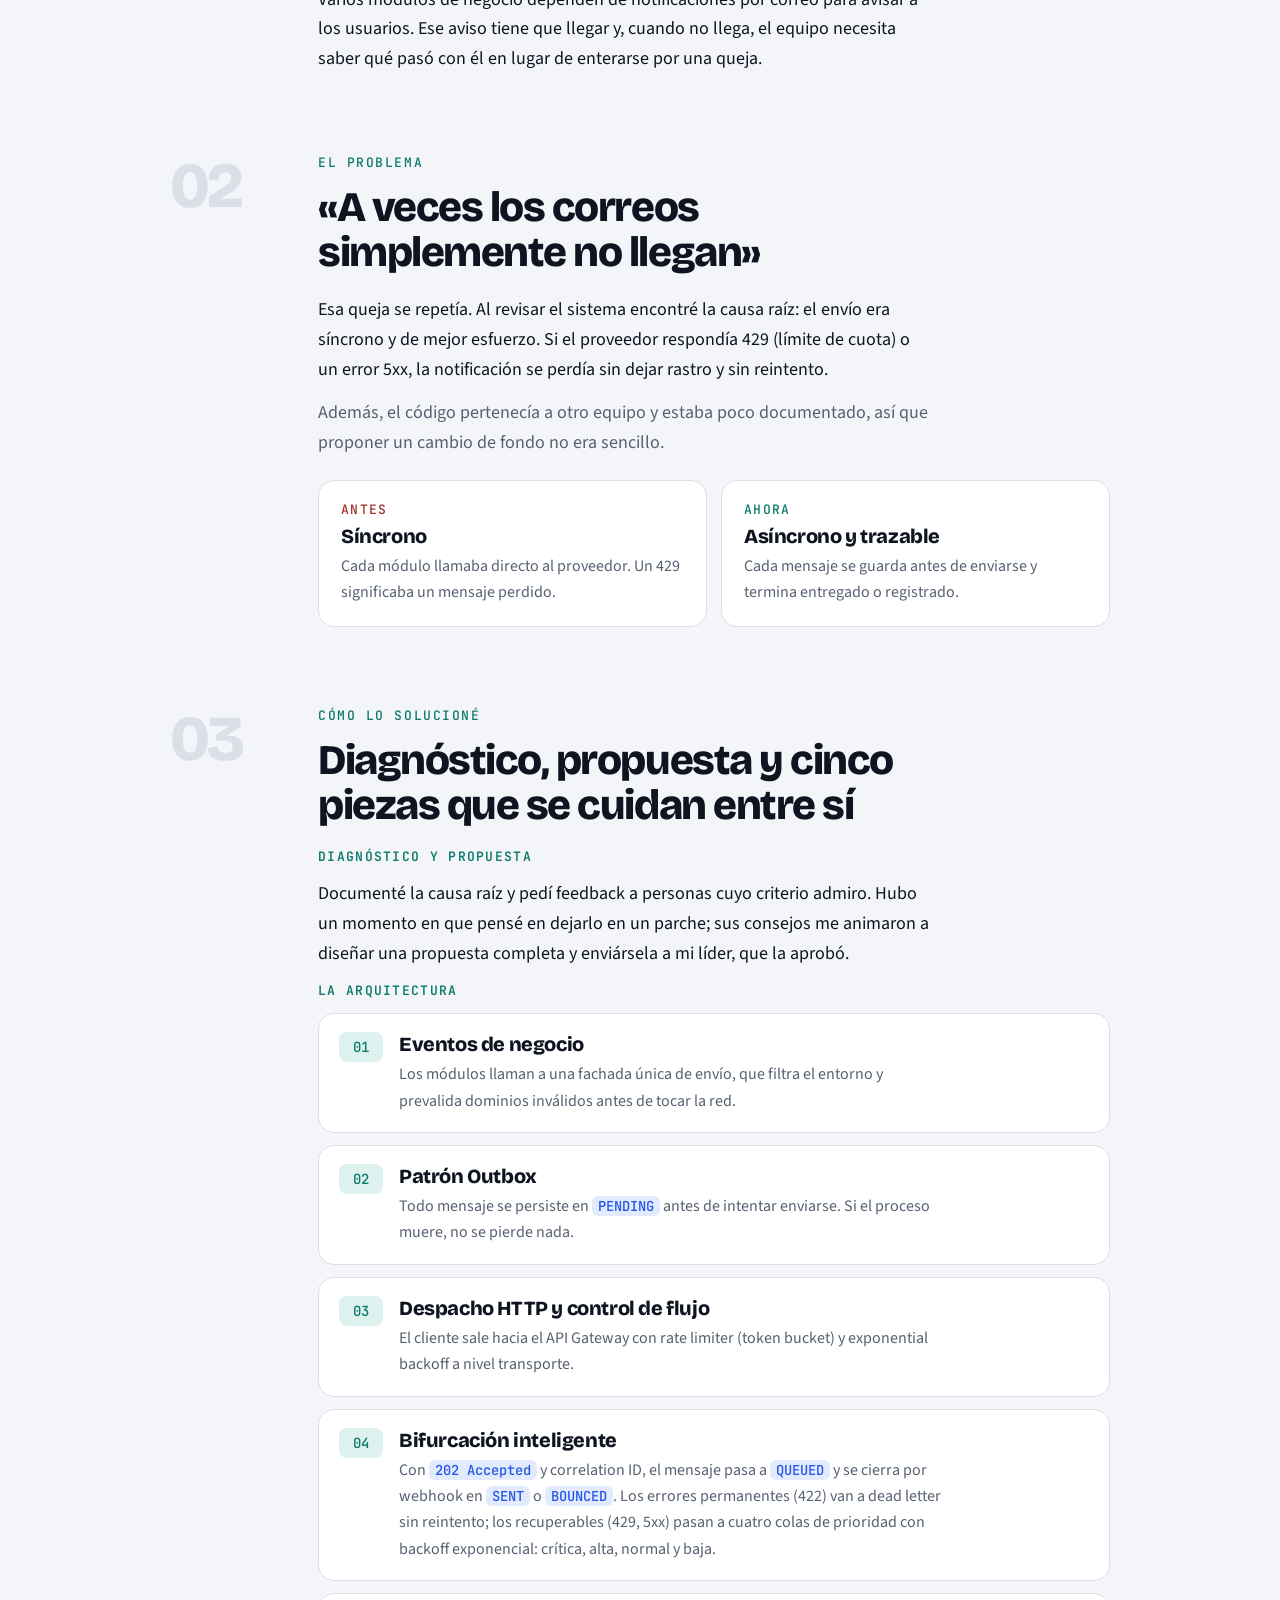
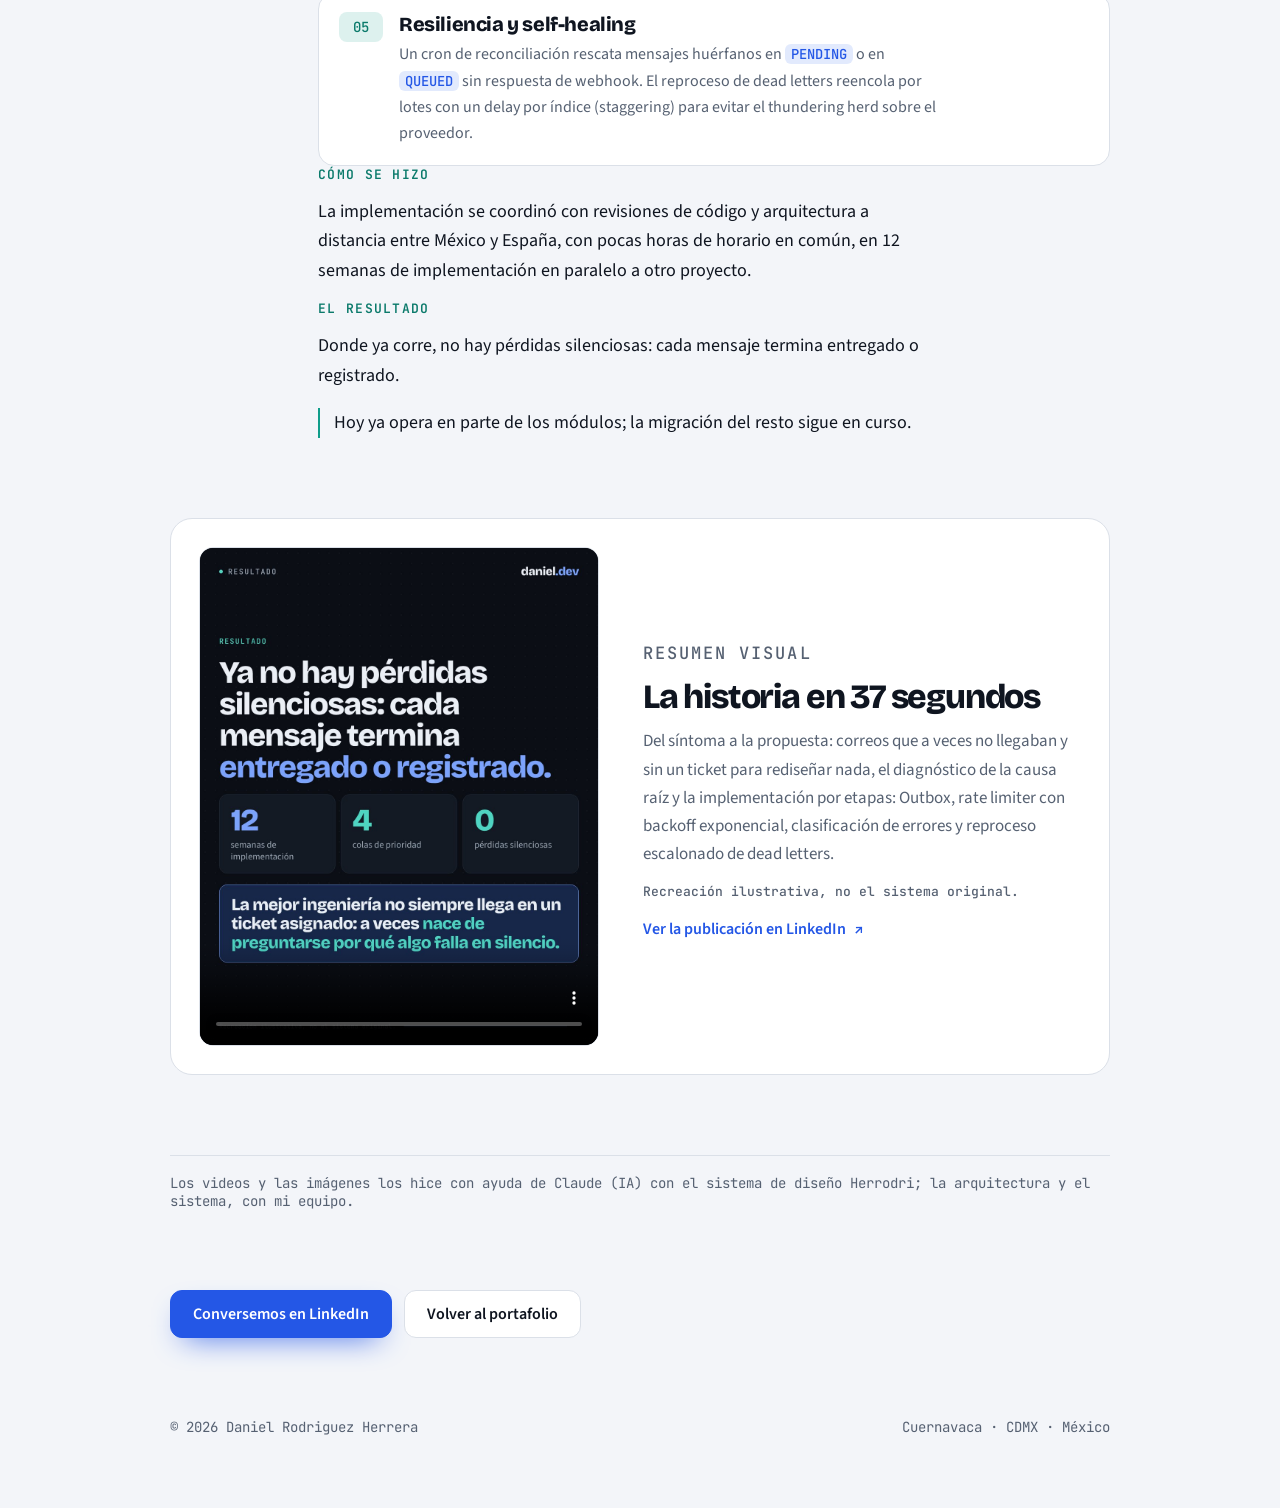
<file: caso-notificaciones/index.html>
<!doctype html>
<html lang="es">
<head>
<meta charset="utf-8">
<meta name="viewport" content="width=device-width, initial-scale=1, viewport-fit=cover">
<meta name="description" content="Caso de arquitectura en BBVA Technology en América: la necesidad, el problema y cómo pasé de envíos síncronos best effort a un sistema de notificaciones asíncrono y resiliente con patrón Outbox, colas de prioridad y self-healing.">
<meta name="color-scheme" content="light dark">
<meta property="og:type" content="article">
<meta property="og:title" content="Notificaciones que ya no se pierden · Daniel Rodriguez Herrera">
<meta property="og:description" content="La necesidad, el problema y cómo lo solucioné: Outbox, colas de prioridad y self-healing.">
<meta property="og:url" content="https://danielherrodri.github.io/caso-notificaciones/">
<meta property="og:image" content="https://danielherrodri.github.io/caso-notificaciones/og.jpg">
<meta name="twitter:card" content="summary_large_image">
<link rel="canonical" href="https://danielherrodri.github.io/caso-notificaciones/">
<link rel="icon" href="data:image/svg+xml,%3Csvg xmlns='http://www.w3.org/2000/svg' viewBox='0 0 32 32'%3E%3Crect width='32' height='32' rx='7' fill='%232457e6'/%3E%3Ctext x='16' y='22' font-family='monospace' font-size='16' font-weight='700' fill='white' text-anchor='middle'%3Ed.%3C/text%3E%3C/svg%3E">
<title>Notificaciones que ya no se pierden · Daniel Rodriguez Herrera</title>
<link rel="stylesheet" href="https://fonts.googleapis.com/css2?family=Bricolage+Grotesque:opsz,wght@12..96,400;12..96,600;12..96,800&family=Source+Sans+3:wght@400;600&family=JetBrains+Mono:wght@400;500&display=swap">
<style>
*,*::before,*::after{box-sizing:border-box}
/* Mismos tokens del portafolio */
:root{
  --bg:#f3f5f9; --surface:#ffffff; --fg:#0f1520; --muted:#566172; --line:#dbe0e8;
  --accent:#2457e6; --accent-2:#0f9d8a; --accent-soft:#e2eafd; --ok:#127a49; --wip:#9a5600; --err:#a3302a;
  --f-display:"Bricolage Grotesque",ui-sans-serif,system-ui,sans-serif;
  --f-body:"Source Sans 3",ui-sans-serif,system-ui,sans-serif;
  --f-mono:"JetBrains Mono",ui-monospace,Consolas,monospace;
  padding-top:env(safe-area-inset-top,0px);padding-bottom:env(safe-area-inset-bottom,0px);
}
@media (prefers-color-scheme:dark){:root:not([data-theme="light"]){--bg:#0b0f15;--surface:#131a23;--fg:#eaf0f6;--muted:#9aa7b6;--line:#253040;--accent:#7ca4ff;--accent-2:#4fd6c2;--accent-soft:#18284a;--ok:#5fd39a;--wip:#f0b35c;--err:#f09a92;color-scheme:dark}}
:root[data-theme="dark"]{--bg:#0b0f15;--surface:#131a23;--fg:#eaf0f6;--muted:#9aa7b6;--line:#253040;--accent:#7ca4ff;--accent-2:#4fd6c2;--accent-soft:#18284a;--ok:#5fd39a;--wip:#f0b35c;--err:#f09a92;color-scheme:dark}
html{scroll-behavior:smooth;scroll-padding-top:24px}
body{margin:0;background:var(--bg);color:var(--fg);font:18px/1.65 var(--f-body);overflow-x:hidden}
img,video{max-width:100%;display:block}
.wrap{max-width:980px;margin:0 auto;padding:36px max(20px,env(safe-area-inset-right,0px)) 72px max(20px,env(safe-area-inset-left,0px));display:flex;flex-direction:column;gap:72px}
nav{display:flex;justify-content:space-between;align-items:center;gap:16px;flex-wrap:wrap}
.logo{font:800 20px var(--f-display);letter-spacing:-.02em;text-decoration:none;color:var(--fg)}
.logo span{color:var(--accent)}
.nav-links{display:flex;gap:6px;flex-wrap:wrap}
.nav-links a{font:500 13px var(--f-mono);color:var(--muted);text-decoration:none;padding:10px 12px;border-radius:8px;transition:color .2s,background .2s}
.nav-links a:hover{color:var(--fg);background:var(--accent-soft)}
a:focus-visible,video:focus-visible{outline:2px solid var(--accent);outline-offset:3px}

.eyebrow{font:500 13px var(--f-mono);text-transform:uppercase;letter-spacing:.12em;color:var(--accent);margin:0}
h1{font:800 clamp(42px,6.6vw,76px)/1 var(--f-display);letter-spacing:-.04em;margin:14px 0 0;text-wrap:balance}
h1 .hl{background:linear-gradient(transparent 62%,var(--accent-soft) 62%);color:var(--accent)}
h2{font:800 clamp(30px,4vw,44px)/1.08 var(--f-display);letter-spacing:-.035em;margin:8px 0 20px;text-wrap:balance}
h3{font:800 22px/1.2 var(--f-display);letter-spacing:-.02em;margin:0 0 6px}
.lead{font-size:21px;color:var(--muted);max-width:58ch;margin:18px 0 0}
.meta{display:flex;flex-wrap:wrap;gap:10px;margin-top:22px}
.state{font:500 13px var(--f-mono);display:inline-flex;align-items:center;gap:8px;padding:6px 12px;border-radius:999px;border:1px solid currentColor}
.state::before{content:"";width:8px;height:8px;border-radius:50%;background:currentColor}
.state.wip{color:var(--wip)}.state.wip::before{animation:pulse 1.6s ease-in-out infinite}
.state.co{color:var(--muted)}

/* Bloque del video con los colores de Nexo */
.nexo{background:var(--nx-verde);color:var(--nx-texto);border-radius:28px;padding:clamp(22px,4vw,40px);display:flex;flex-direction:column;gap:20px}
.nexo-head{display:flex;justify-content:space-between;align-items:flex-end;gap:16px;flex-wrap:wrap}
.nexo .k{display:inline-block;font:500 12px var(--f-mono);letter-spacing:.1em;text-transform:uppercase;color:var(--nx-verde);background:var(--nx-lima);border-radius:6px;padding:3px 9px}
.nexo h2{color:var(--nx-texto);margin:12px 0 0;font-size:clamp(26px,3.4vw,36px)}
.legend{display:flex;gap:14px;flex-wrap:wrap;font:500 13px var(--f-mono);color:var(--nx-suave)}
.legend span{display:inline-flex;align-items:center;gap:8px}
.legend i{width:10px;height:10px;border-radius:50%;display:inline-block}
.frame{border-radius:16px;overflow:hidden;border:1px solid var(--nx-linea);background:var(--nx-papel)}
.frame video{width:100%;height:auto;aspect-ratio:16/9;background:var(--nx-papel)}
.nexo p{margin:0;color:var(--nx-suave);font-size:16px}
.rail{height:3px;background-image:radial-gradient(circle,var(--nx-lima) 1.4px,transparent 1.6px);background-size:10px 3px;background-repeat:repeat-x;opacity:.9}

.stats{display:grid;grid-template-columns:repeat(4,minmax(0,1fr));border:1px solid var(--line);border-radius:18px;background:var(--surface);overflow:hidden}
.stat{padding:22px 20px;border-left:1px solid var(--line)}
.stat:first-child{border-left:0}
.stat b{display:block;font:800 clamp(28px,3.6vw,42px)/1 var(--f-display);letter-spacing:-.03em;font-variant-numeric:tabular-nums}
.stat span{display:block;margin-top:8px;font-size:15px;color:var(--muted)}

/* Capítulos */
.chapter{display:grid;grid-template-columns:120px minmax(0,1fr);gap:28px}
.chap-n{font:800 64px/1 var(--f-display);letter-spacing:-.04em;color:var(--line);font-variant-numeric:tabular-nums}
.prose p{margin:0 0 14px;max-width:68ch}
.prose p:last-child{margin-bottom:0}
.muted{color:var(--muted)}
.compare{display:grid;grid-template-columns:repeat(2,minmax(0,1fr));gap:16px;margin-top:22px}
.card{background:var(--surface);border:1px solid var(--line);border-radius:16px;padding:20px 22px}
.card .k{font:500 12px var(--f-mono);letter-spacing:.1em;text-transform:uppercase}
.card.before .k{color:var(--err)}.card.after .k{color:var(--ok)}
.card h3{margin:6px 0}
.card p{margin:0;color:var(--muted);font-size:16px}
.sub{font:600 13px var(--f-mono);text-transform:uppercase;letter-spacing:.1em;color:var(--accent-2-text);margin:30px 0 12px}
.steps{list-style:none;margin:0;padding:0;display:flex;flex-direction:column;gap:12px;counter-reset:s}
.steps li{counter-increment:s;display:grid;grid-template-columns:44px minmax(0,1fr);gap:16px;background:var(--surface);border:1px solid var(--line);border-radius:16px;padding:18px 20px}
.steps li::before{content:counter(s,decimal-leading-zero);font:500 14px var(--f-mono);color:var(--accent);background:var(--accent-soft);border-radius:8px;height:30px;display:flex;align-items:center;justify-content:center}
.steps h3{font-size:20px;margin:0 0 4px}
.steps p{margin:0;color:var(--muted);font-size:16px}
code{font:500 .86em var(--f-mono);background:var(--accent-soft);color:var(--accent);padding:1px 6px;border-radius:6px}
.note{margin-top:18px!important;padding-left:14px;border-left:2px solid var(--accent-2)}

.credit{font:400 14px var(--f-mono);color:var(--muted);border-top:1px solid var(--line);padding-top:18px;margin:0}
.cta{display:flex;gap:12px;flex-wrap:wrap}
.btn{display:inline-flex;align-items:center;gap:10px;min-height:48px;padding:0 22px;border-radius:12px;font:600 16px var(--f-body);text-decoration:none;transition:transform .2s,box-shadow .2s}
.btn.primary{background:var(--accent);color:#fff;box-shadow:0 12px 30px -14px var(--accent)}
.btn.ghost{border:1px solid var(--line);background:var(--surface);color:var(--fg)}
.btn:hover{transform:translateY(-2px)}
footer{display:flex;justify-content:space-between;gap:12px;flex-wrap:wrap;font:400 13px var(--f-mono);color:var(--muted)}

.js .reveal{opacity:0;transform:translateY(26px);transition:opacity .8s cubic-bezier(.2,.7,.2,1),transform .8s cubic-bezier(.2,.7,.2,1);transition-delay:var(--d,0s)}
.js .reveal.in{opacity:1;transform:none}
@keyframes pulse{50%{transform:scale(1.6);opacity:.4}}
@media (max-width:760px){.stats{grid-template-columns:repeat(2,minmax(0,1fr))}.stat:nth-child(3){border-left:0}.stat:nth-child(n+3){border-top:1px solid var(--line)}.compare{grid-template-columns:1fr}.chapter{grid-template-columns:1fr;gap:4px}.chap-n{font-size:44px}.steps li{grid-template-columns:1fr;gap:10px}.steps li::before{width:44px}}
@media (prefers-reduced-motion:reduce){html{scroll-behavior:auto}*{animation:none!important;transition:none!important}.js .reveal{opacity:1;transform:none}}
</style>
<script>try { const t = localStorage.getItem('tema'); if (t) document.documentElement.dataset.theme = t; } catch {}</script>
<link rel="stylesheet" href="../casos.css">
</head>
<body>
<div class="wrap">
  <nav>
    <a class="logo" href="../">daniel<span>.dev</span></a>
    <div class="nav-links"><a href="#necesidad">Necesidad</a><a href="#problema">Problema</a><a href="#solucion">Solución</a><a href="../#casos">← Volver a casos</a></div>
  </nav>

  <header>
    <p class="eyebrow reveal">Caso de ingeniería · BBVA Technology en América</p>
    <h1 class="reveal" style="--d:.06s">Notificaciones que <span class="hl">ya no se pierden</span></h1>
    <p class="lead reveal" style="--d:.12s">Cómo pasé de envíos síncronos y de «mejor esfuerzo» a un sistema distribuido con patrón Outbox, colas de prioridad y self-healing.</p>
    <div class="meta reveal" style="--d:.18s">
      <span class="state prod">En producción</span>
      <span class="state co">En parte de los módulos</span>
      <span class="state co">México – España · revisiones asíncronas</span>
      <span class="state co">Recreación ilustrativa</span>
    </div>
  </header>

  <section class="nexo reveal" style="--d:.1s" aria-labelledby="video-t">
    <div class="split">
      <div class="frame v">
        <video controls muted playsinline loop preload="metadata" poster="poster-arquitectura.jpg" width="1080" height="1350" aria-describedby="video-desc">
          <source src="arquitectura.mp4" type="video/mp4">
        </video>
      </div>
      <div class="split-body">
        <div><span class="k">El flujo en 27 segundos</span><h2 id="video-t">Antes y ahora, paso a paso</h2></div>
        <ol class="chain" aria-label="Etapas del flujo actual">
          <li>Evento de negocio</li><li class="on">Outbox · PENDING</li><li>Despacho controlado</li><li>Webhook · SENT</li>
        </ol>
        <p id="video-desc">Antes, el correo salía en el momento y un 429 o un 5xx del proveedor hacía que el mensaje se perdiera sin rastro. Ahora el evento entra por un solo punto, se guarda en el Outbox antes del envío, se despacha con rate limit y backoff y se confirma por webhook. Los 429 y 5xx se reintentan en 4 colas de prioridad, los 422 van a dead letter y una reconciliación rescata los mensajes huérfanos.</p>
        <div class="rail" aria-hidden="true"></div>
        <p class="disclaimer">Recreación ilustrativa con nombres, flujos y datos ficticios para proteger la operación interna; no es el sistema original ni su código.</p>
        <a class="more" href="https://www.linkedin.com/posts/daniel-rodriguez-herrera_ingenieriadesoftware-arquitecturadesoftware-activity-7527444412281311232-Ah0s">Ver la publicación en LinkedIn <span aria-hidden="true">↗</span></a>
      </div>
    </div>
  </section>

  <section class="stats reveal" aria-label="Cifras del proyecto">
    <div class="stat"><b>12</b><span>semanas de implementación, en paralelo a otro proyecto</span></div>
    <div class="stat"><b>+7 h</b><span>de diferencia entre México y España</span></div>
    <div class="stat"><b>4</b><span>colas de prioridad independientes</span></div>
    <div class="stat"><b>5</b><span>piezas: de la fachada al self-healing</span></div>
  </section>

  <section class="chapter reveal" id="necesidad">
    <div class="chap-n" aria-hidden="true">01</div>
    <div class="prose">
      <p class="eyebrow">La necesidad</p>
      <h2>Que cada aviso llegue, o que se sepa por qué no</h2>
      <p>Varios módulos de negocio dependen de notificaciones por correo para avisar a los usuarios. Ese aviso tiene que llegar y, cuando no llega, el equipo necesita saber qué pasó con él en lugar de enterarse por una queja.</p>
    </div>
  </section>

  <section class="chapter reveal" id="problema">
    <div class="chap-n" aria-hidden="true">02</div>
    <div class="prose">
      <p class="eyebrow">El problema</p>
      <h2>«A veces los correos simplemente no llegan»</h2>
      <p>Esa queja se repetía. Al revisar el sistema encontré la causa raíz: el envío era síncrono y de mejor esfuerzo. Si el proveedor respondía 429 (límite de cuota) o un error 5xx, la notificación se perdía sin dejar rastro y sin reintento.</p>
      <p class="muted">Además, el código pertenecía a otro equipo y estaba poco documentado, así que proponer un cambio de fondo no era sencillo.</p>
      <div class="compare">
        <div class="card before"><span class="k">Antes</span><h3>Síncrono</h3><p>Cada módulo llamaba directo al proveedor. Un 429 significaba un mensaje perdido.</p></div>
        <div class="card after"><span class="k">Ahora</span><h3>Asíncrono y trazable</h3><p>Cada mensaje se guarda antes de enviarse y termina entregado o registrado.</p></div>
      </div>
    </div>
  </section>

  <section class="chapter reveal" id="solucion">
    <div class="chap-n" aria-hidden="true">03</div>
    <div class="prose">
      <p class="eyebrow">Cómo lo solucioné</p>
      <h2>Diagnóstico, propuesta y cinco piezas que se cuidan entre sí</h2>

      <p class="sub">Diagnóstico y propuesta</p>
      <p>Documenté la causa raíz y pedí feedback a personas cuyo criterio admiro. Hubo un momento en que pensé en dejarlo en un parche; sus consejos me animaron a diseñar una propuesta completa y enviársela a mi líder, que la aprobó.</p>

      <p class="sub">La arquitectura</p>
      <ol class="steps">
        <li><div><h3>Eventos de negocio</h3><p>Los módulos llaman a una fachada única de envío, que filtra el entorno y prevalida dominios inválidos antes de tocar la red.</p></div></li>
        <li><div><h3>Patrón Outbox</h3><p>Todo mensaje se persiste en <code>PENDING</code> antes de intentar enviarse. Si el proceso muere, no se pierde nada.</p></div></li>
        <li><div><h3>Despacho HTTP y control de flujo</h3><p>El cliente sale hacia el API Gateway con rate limiter (token bucket) y exponential backoff a nivel transporte.</p></div></li>
        <li><div><h3>Bifurcación inteligente</h3><p>Con <code>202 Accepted</code> y correlation ID, el mensaje pasa a <code>QUEUED</code> y se cierra por webhook en <code>SENT</code> o <code>BOUNCED</code>. Los errores permanentes (422) van a dead letter sin reintento; los recuperables (429, 5xx) pasan a cuatro colas de prioridad con backoff exponencial: crítica, alta, normal y baja.</p></div></li>
        <li><div><h3>Resiliencia y self-healing</h3><p>Un cron de reconciliación rescata mensajes huérfanos en <code>PENDING</code> o en <code>QUEUED</code> sin respuesta de webhook. El reproceso de dead letters reencola por lotes con un delay por índice (staggering) para evitar el thundering herd sobre el proveedor.</p></div></li>
      </ol>

      <p class="sub">Cómo se hizo</p>
      <p>La implementación se coordinó con revisiones de código y arquitectura a distancia entre México y España, con pocas horas de horario en común, en 12 semanas de implementación en paralelo a otro proyecto.</p>

      <p class="sub">El resultado</p>
      <p>Donde ya corre, no hay pérdidas silenciosas: cada mensaje termina entregado o registrado.</p>
      <p class="note">Hoy ya opera en parte de los módulos; la migración del resto sigue en curso.</p>
    </div>
  </section>

  <section class="pieza reveal" aria-labelledby="pieza-t">
    <div class="pieza-media">
      <video controls muted playsinline loop preload="none" poster="poster-historia.jpg" width="1080" height="1350" aria-describedby="pieza-desc">
        <source src="historia.mp4" type="video/mp4">
      </video>
    </div>
    <div class="pieza-body">
      <p class="eyebrow">Resumen visual</p>
      <h2 id="pieza-t">La historia en 37 segundos</h2>
      <p id="pieza-desc">Del síntoma a la propuesta: correos que a veces no llegaban y sin un ticket para rediseñar nada, el diagnóstico de la causa raíz y la implementación por etapas: Outbox, rate limiter con backoff exponencial, clasificación de errores y reproceso escalonado de dead letters.</p>
      <p class="disclaimer">Recreación ilustrativa, no el sistema original.</p>
      <a class="more" href="https://www.linkedin.com/posts/daniel-rodriguez-herrera_arquitecturadesoftware-sistemasdistribuidos-activity-7523962557322403840-8O1L">Ver la publicación en LinkedIn <span aria-hidden="true">↗</span></a>
    </div>
  </section>

  <p class="credit">Los videos y las imágenes los hice con ayuda de Claude (IA) con el sistema de diseño Herrodri; la arquitectura y el sistema, con mi equipo.</p>

  <section class="cta" aria-label="Siguientes pasos">
    <a class="btn primary" href="https://www.linkedin.com/in/daniel-rodriguez-herrera">Conversemos en LinkedIn</a>
    <a class="btn ghost" href="../">Volver al portafolio</a>
  </section>

  <footer><span>© 2026 Daniel Rodriguez Herrera</span><span>Cuernavaca · CDMX · México</span></footer>
</div>
<script>
document.documentElement.classList.add('js');
const io = new IntersectionObserver(es => es.forEach(e => { if (e.isIntersecting) { e.target.classList.add('in'); io.unobserve(e.target); } }), { threshold: .12 });
document.querySelectorAll('.reveal').forEach(el => io.observe(el));
setTimeout(() => document.querySelectorAll('.reveal').forEach(el => el.classList.add('in')), 3000);
</script>
</body>
</html>
</file>
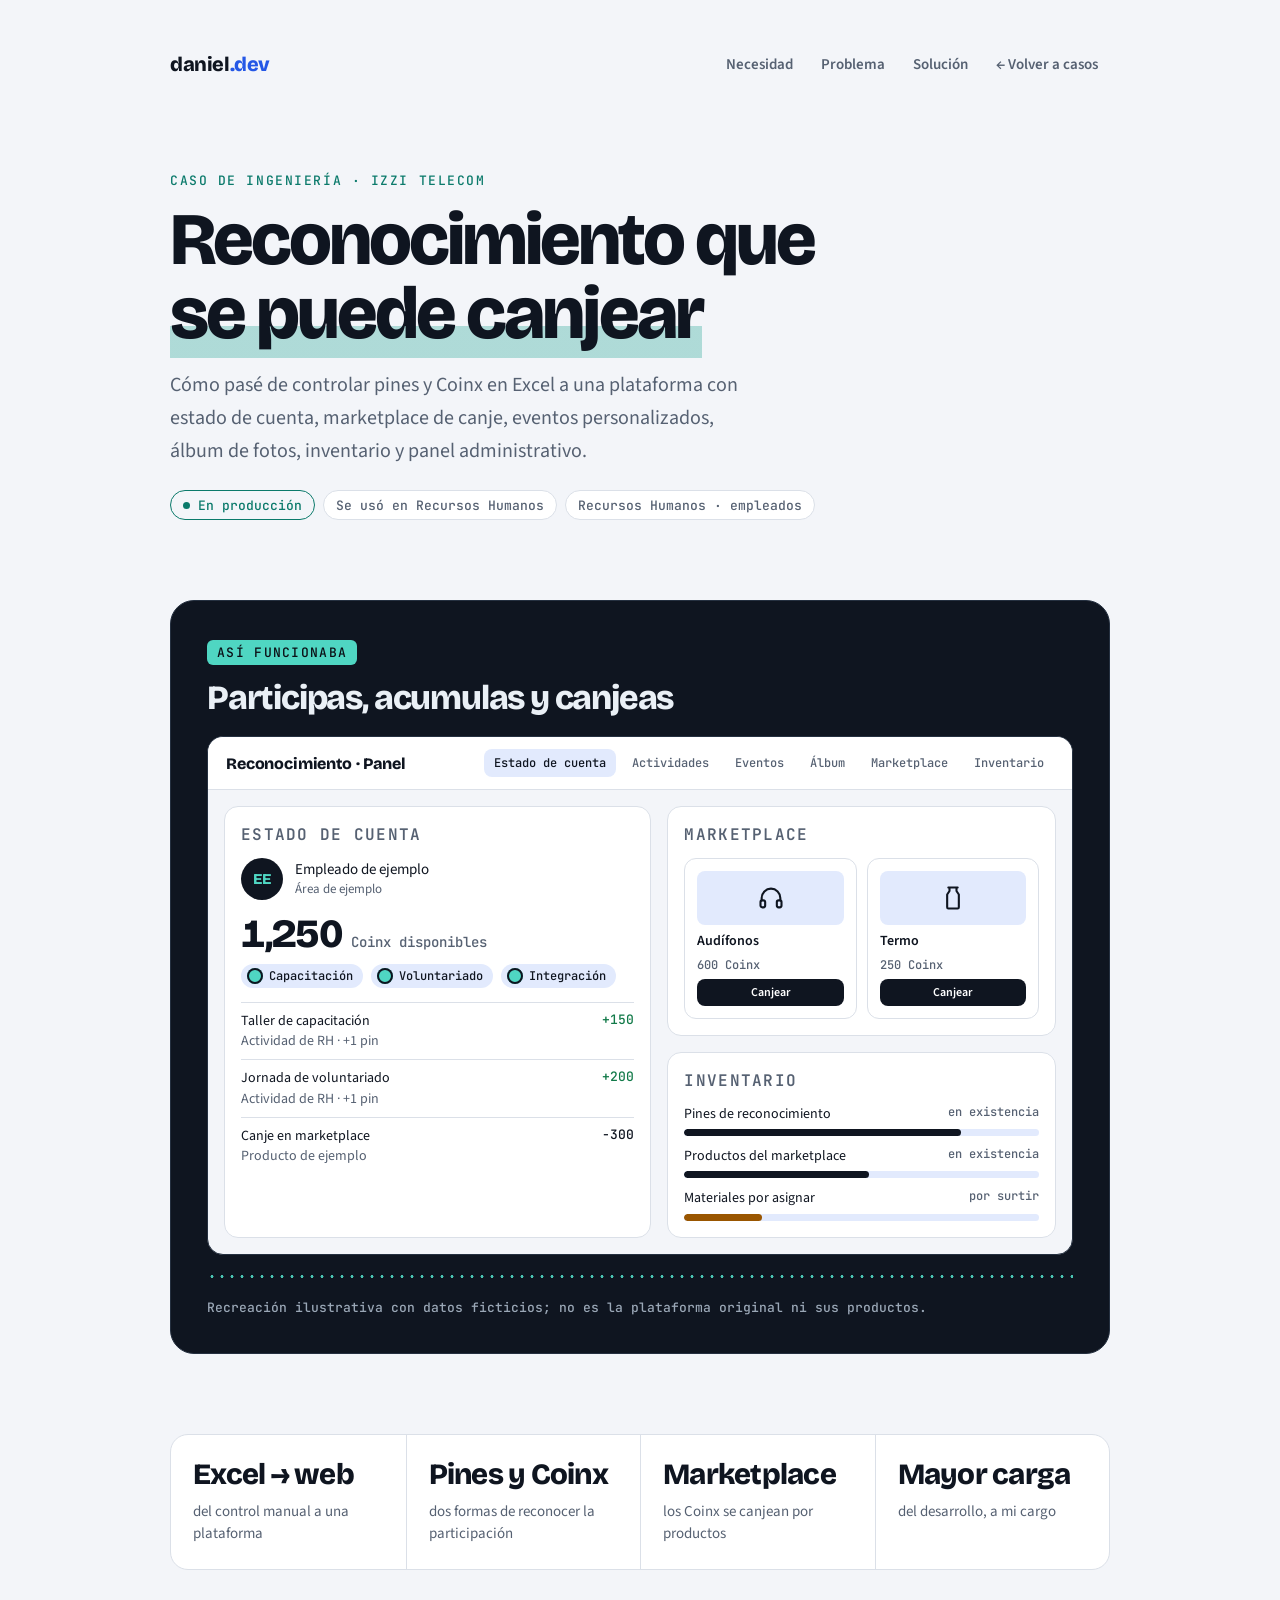
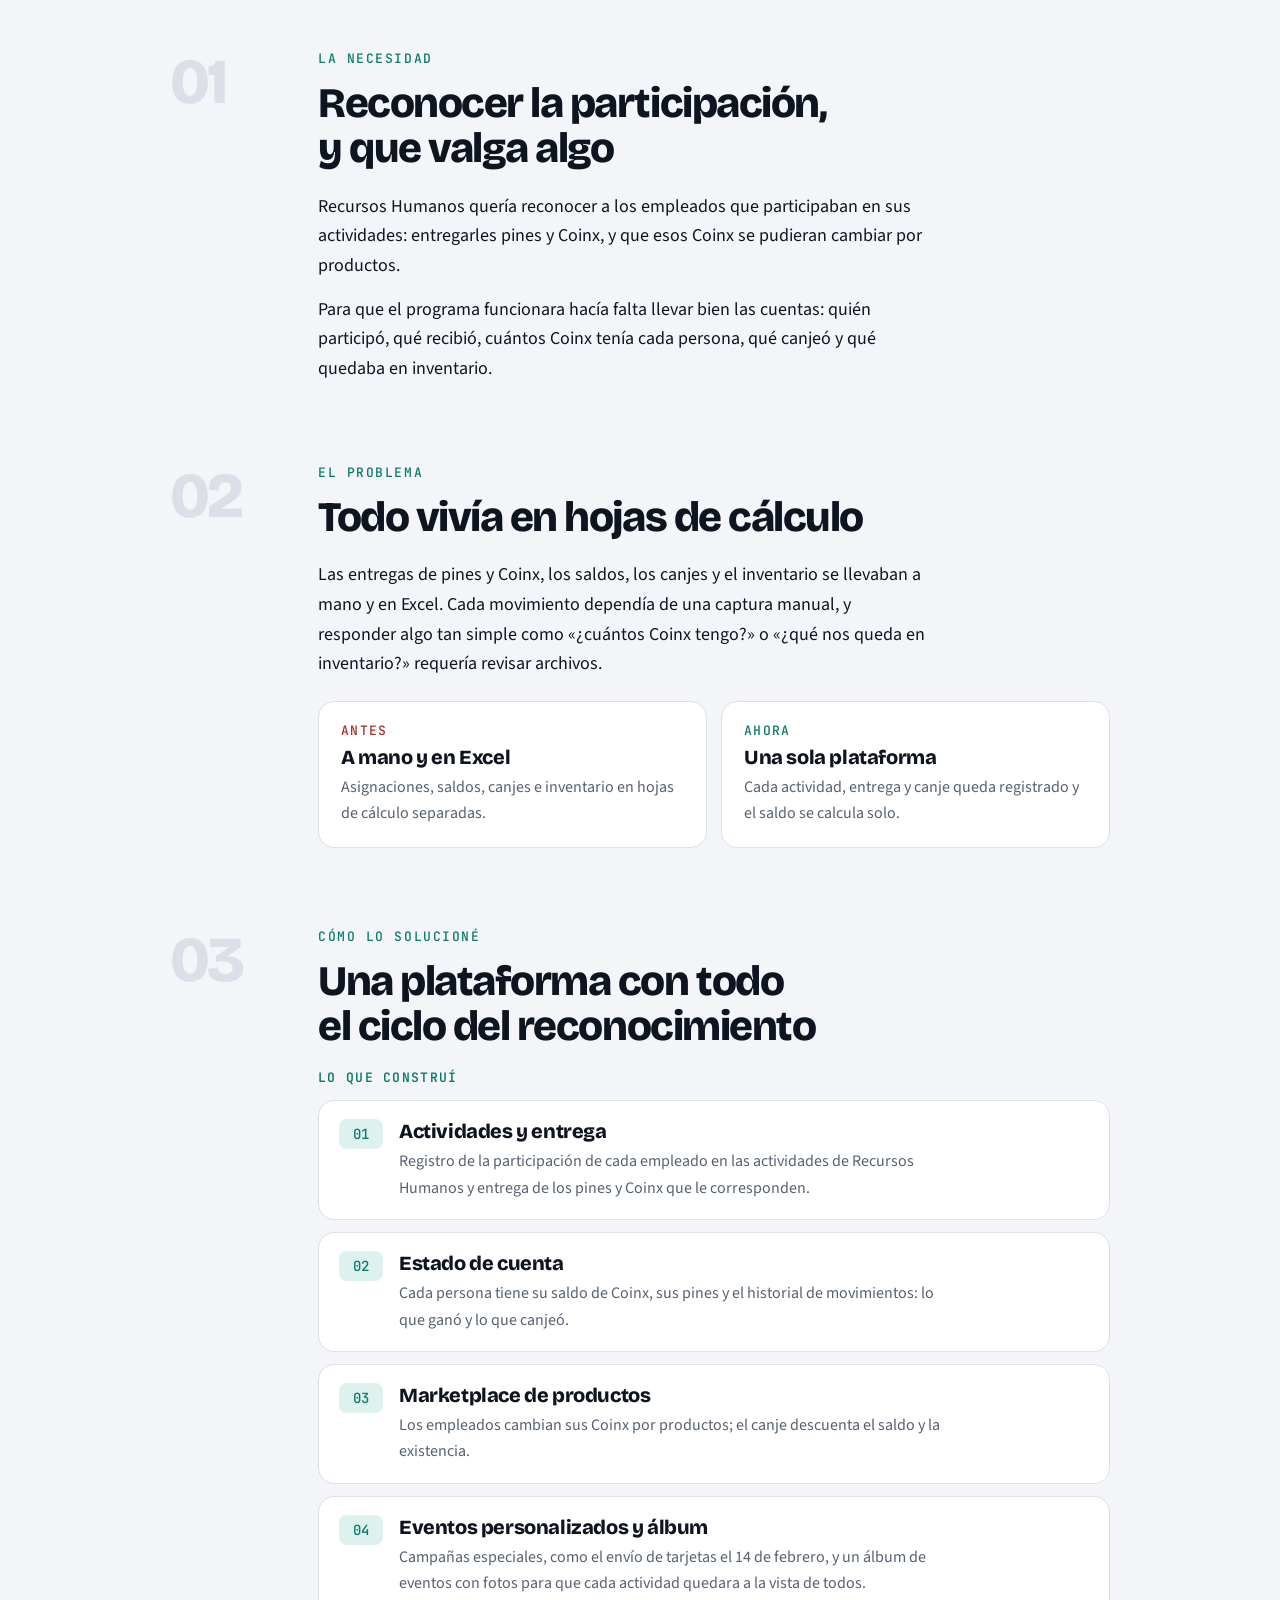
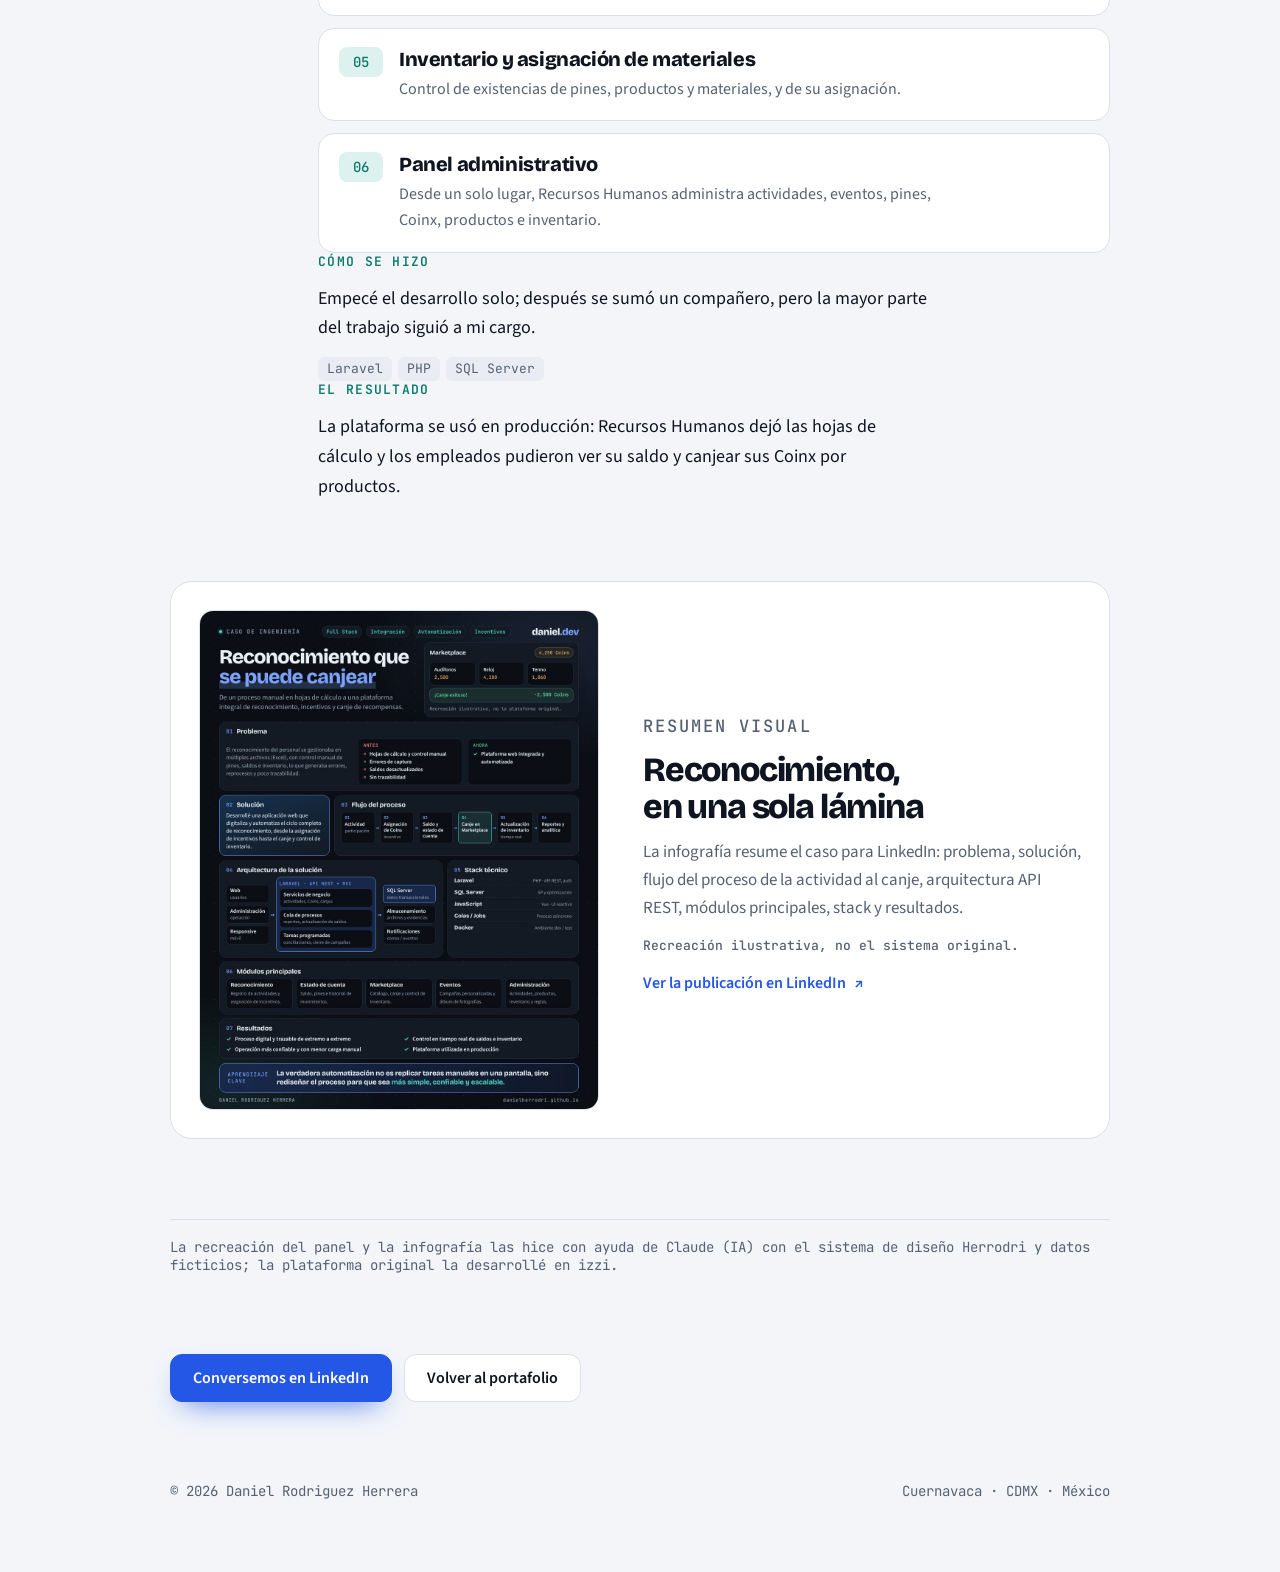
<file: caso-reconocimiento/index.html>
<!doctype html>
<html lang="es">
<head>
<meta charset="utf-8">
<meta name="viewport" content="width=device-width, initial-scale=1, viewport-fit=cover">
<meta name="description" content="Caso en izzi telecom: la necesidad, el problema y cómo pasé de controlar pines y Coinx en Excel a una plataforma con estado de cuenta, marketplace de canje, inventario y panel administrativo.">
<meta name="color-scheme" content="light dark">
<meta property="og:type" content="article">
<meta property="og:title" content="Reconocimiento que se puede canjear · Daniel Rodriguez Herrera">
<meta property="og:description" content="De Excel a una plataforma de pines y Coinx: estado de cuenta, marketplace, inventario y panel administrativo.">
<meta property="og:url" content="https://danielherrodri.github.io/caso-reconocimiento/">
<meta property="og:image" content="https://danielherrodri.github.io/caso-reconocimiento/og.jpg">
<meta name="twitter:card" content="summary_large_image">
<link rel="canonical" href="https://danielherrodri.github.io/caso-reconocimiento/">
<link rel="icon" href="data:image/svg+xml,%3Csvg xmlns='http://www.w3.org/2000/svg' viewBox='0 0 32 32'%3E%3Crect width='32' height='32' rx='7' fill='%232457e6'/%3E%3Ctext x='16' y='22' font-family='monospace' font-size='16' font-weight='700' fill='white' text-anchor='middle'%3Ed.%3C/text%3E%3C/svg%3E">
<title>Reconocimiento que se puede canjear · Daniel Rodriguez Herrera</title>
<link rel="stylesheet" href="https://fonts.googleapis.com/css2?family=Bricolage+Grotesque:opsz,wght@12..96,400;12..96,600;12..96,800&family=Source+Sans+3:wght@400;600&family=JetBrains+Mono:wght@400;500&display=swap">
<style>
*,*::before,*::after{box-sizing:border-box}
/* Mismos tokens del portafolio */
:root{
  --bg:#f3f5f9; --surface:#ffffff; --fg:#0f1520; --muted:#566172; --line:#dbe0e8;
  --accent:#2457e6; --accent-2:#0f9d8a; --accent-soft:#e2eafd; --ok:#127a49; --wip:#9a5600; --err:#a3302a;
  --f-display:"Bricolage Grotesque",ui-sans-serif,system-ui,sans-serif;
  --f-body:"Source Sans 3",ui-sans-serif,system-ui,sans-serif;
  --f-mono:"JetBrains Mono",ui-monospace,Consolas,monospace;
  padding-top:env(safe-area-inset-top,0px);padding-bottom:env(safe-area-inset-bottom,0px);
}
@media (prefers-color-scheme:dark){:root:not([data-theme="light"]){--bg:#0b0f15;--surface:#131a23;--fg:#eaf0f6;--muted:#9aa7b6;--line:#253040;--accent:#7ca4ff;--accent-2:#4fd6c2;--accent-soft:#18284a;--ok:#5fd39a;--wip:#f0b35c;--err:#f09a92;color-scheme:dark}}
:root[data-theme="dark"]{--bg:#0b0f15;--surface:#131a23;--fg:#eaf0f6;--muted:#9aa7b6;--line:#253040;--accent:#7ca4ff;--accent-2:#4fd6c2;--accent-soft:#18284a;--ok:#5fd39a;--wip:#f0b35c;--err:#f09a92;color-scheme:dark}
html{scroll-behavior:smooth;scroll-padding-top:24px}
body{margin:0;background:var(--bg);color:var(--fg);font:18px/1.65 var(--f-body);overflow-x:hidden}
img{max-width:100%;display:block}
.wrap{max-width:980px;margin:0 auto;padding:36px max(20px,env(safe-area-inset-right,0px)) 72px max(20px,env(safe-area-inset-left,0px));display:flex;flex-direction:column;gap:72px}
nav{display:flex;justify-content:space-between;align-items:center;gap:16px;flex-wrap:wrap}
.logo{font:800 20px var(--f-display);letter-spacing:-.02em;text-decoration:none;color:var(--fg)}
.logo span{color:var(--accent)}
.nav-links{display:flex;gap:6px;flex-wrap:wrap}
.nav-links a{font:500 13px var(--f-mono);color:var(--muted);text-decoration:none;padding:10px 12px;border-radius:8px;transition:color .2s,background .2s}
.nav-links a:hover{color:var(--fg);background:var(--accent-soft)}
a:focus-visible{outline:2px solid var(--accent);outline-offset:3px}

.eyebrow{font:500 13px var(--f-mono);text-transform:uppercase;letter-spacing:.12em;color:var(--accent);margin:0}
h1{font:800 clamp(42px,6.6vw,76px)/1 var(--f-display);letter-spacing:-.04em;margin:14px 0 0;text-wrap:balance}
h1 .hl{background:linear-gradient(transparent 62%,var(--accent-soft) 62%);color:var(--accent)}
h2{font:800 clamp(30px,4vw,44px)/1.08 var(--f-display);letter-spacing:-.035em;margin:8px 0 20px;text-wrap:balance}
h3{font:800 22px/1.2 var(--f-display);letter-spacing:-.02em;margin:0 0 6px}
.lead{font-size:21px;color:var(--muted);max-width:58ch;margin:18px 0 0}
.meta{display:flex;flex-wrap:wrap;gap:10px;margin-top:22px}
.state{font:500 13px var(--f-mono);display:inline-flex;align-items:center;gap:8px;padding:6px 12px;border-radius:999px;border:1px solid currentColor}
.state::before{content:"";width:8px;height:8px;border-radius:50%;background:currentColor}
.state.ok{color:var(--ok)}
.state.co{color:var(--muted)}

/* Bloque de la recreación (colores en casos.css) */
.nexo{background:var(--nx-verde);color:var(--nx-texto);border-radius:28px;padding:clamp(22px,4vw,40px);display:flex;flex-direction:column;gap:20px}
.nexo-head{display:flex;justify-content:space-between;align-items:flex-end;gap:16px;flex-wrap:wrap}
.nexo .k{display:inline-block;font:500 12px var(--f-mono);letter-spacing:.1em;text-transform:uppercase;color:var(--nx-verde);background:var(--nx-lima);border-radius:6px;padding:3px 9px}
.nexo h2{color:var(--nx-texto);margin:12px 0 0;font-size:clamp(26px,3.4vw,36px)}
.nexo > p{margin:0;color:var(--nx-suave);font-size:16px}
.rail{height:3px;background-image:radial-gradient(circle,var(--nx-lima) 1.4px,transparent 1.6px);background-size:10px 3px;background-repeat:repeat-x;opacity:.9}

/* Panel ilustrativo */
.app{background:var(--nx-papel);color:var(--nx-verde);border-radius:16px;border:1px solid var(--nx-linea);overflow:hidden;font:400 15px/1.45 var(--f-body)}
.app-bar{display:flex;justify-content:space-between;align-items:center;gap:12px;flex-wrap:wrap;padding:12px 18px;background:#fff;border-bottom:1px solid var(--nx-borde)}
.app-bar b{font:800 16px var(--f-display);letter-spacing:-.01em}
.tabs{display:flex;gap:6px;flex-wrap:wrap}
.tabs span{font:500 12px var(--f-mono);padding:6px 10px;border-radius:8px;color:var(--nx-muted)}
.tabs span.on{background:var(--nx-alt);color:var(--nx-verde)}
.app-grid{display:grid;grid-template-columns:minmax(0,1.1fr) minmax(0,1fr);gap:16px;padding:16px}
.pane{background:#fff;border:1px solid var(--nx-borde);border-radius:14px;padding:16px}
.pane-t{font:600 12px var(--f-mono);letter-spacing:.08em;text-transform:uppercase;color:var(--nx-muted);margin:0 0 10px}
.who{display:flex;align-items:center;gap:12px}
.av{width:42px;height:42px;border-radius:50%;background:var(--nx-verde);color:var(--nx-lima);display:flex;align-items:center;justify-content:center;font:800 15px var(--f-display)}
.who small{display:block;color:var(--nx-muted);font-size:13px}
.bal{display:flex;align-items:baseline;gap:8px;margin:14px 0 4px}
.bal b{font:800 40px/1 var(--f-display);letter-spacing:-.03em;font-variant-numeric:tabular-nums}
.bal span{font:500 14px var(--f-mono);color:var(--nx-muted)}
.pins{display:flex;gap:8px;flex-wrap:wrap;margin:10px 0 14px}
.pin{display:inline-flex;align-items:center;gap:6px;font:500 12px var(--f-mono);background:var(--nx-alt);border-radius:999px;padding:4px 10px 4px 6px}
.pin i{width:16px;height:16px;border-radius:50%;background:var(--nx-lima);box-shadow:inset 0 0 0 2px var(--nx-verde)}
.mov{list-style:none;margin:0;padding:0}
.mov li{display:grid;grid-template-columns:minmax(0,1fr) auto;gap:10px;padding:8px 0;border-top:1px solid var(--nx-borde);font-size:14px}
.mov li span{color:var(--nx-muted)}
.mov b{font:500 13px var(--f-mono);font-variant-numeric:tabular-nums}
.mov .plus{color:var(--nx-ok)}
.mov .minus{color:var(--nx-verde)}
.shop{display:grid;grid-template-columns:repeat(2,minmax(0,1fr));gap:10px}
.item{border:1px solid var(--nx-borde);border-radius:12px;padding:12px;display:flex;flex-direction:column;gap:6px}
.thumb{height:54px;border-radius:8px;background:var(--nx-alt);display:flex;align-items:center;justify-content:center}
.thumb svg{width:28px;height:28px;fill:none;stroke:var(--nx-verde);stroke-width:1.8;stroke-linecap:round;stroke-linejoin:round}
.item b{font:600 14px var(--f-body)}
.item .price{font:500 12px var(--f-mono);color:var(--nx-muted)}
.item .go{font:600 12px var(--f-body);text-align:center;border-radius:8px;padding:5px 0;background:var(--nx-verde);color:#fff}
.inv{list-style:none;margin:0;padding:0;display:flex;flex-direction:column;gap:10px}
.inv li{font-size:14px}
.inv .row{display:flex;justify-content:space-between;gap:10px}
.inv .row span{font:500 12px var(--f-mono);color:var(--nx-muted)}
.lvl{height:7px;border-radius:4px;background:var(--nx-alt);overflow:hidden;margin-top:5px}
.lvl i{display:block;height:100%;width:var(--v);background:var(--nx-verde);border-radius:4px}
.lvl i.low{background:var(--nx-dif)}
.disclaimer{font:400 13px var(--f-mono);color:var(--nx-suave)}

/* Animación de la recreación */
.js .app .mov li,.js .app .item,.js .app .inv li{opacity:0;transform:translateY(8px);transition:opacity .5s cubic-bezier(.2,.7,.2,1),transform .5s cubic-bezier(.2,.7,.2,1);transition-delay:calc(.35s + var(--i,0) * .12s)}
.js .app.in .mov li,.js .app.in .item,.js .app.in .inv li{opacity:1;transform:none}
.js .app .lvl i{transform-origin:left;transform:scaleX(0);transition:transform 1s cubic-bezier(.2,.7,.2,1) .9s}
.js .app.in .lvl i{transform:none}
.js .app .pin{opacity:0;transform:scale(.6);transition:opacity .4s,transform .4s cubic-bezier(.3,1.5,.5,1);transition-delay:calc(.2s + var(--i,0) * .1s)}
.js .app.in .pin{opacity:1;transform:none}

.stats{display:grid;grid-template-columns:repeat(4,minmax(0,1fr));border:1px solid var(--line);border-radius:18px;background:var(--surface);overflow:hidden}
.stat{padding:22px 20px;border-left:1px solid var(--line)}
.stat:first-child{border-left:0}
.stat b{display:block;font:800 clamp(22px,2.6vw,30px)/1.1 var(--f-display);letter-spacing:-.03em}
.stat span{display:block;margin-top:8px;font-size:15px;color:var(--muted)}

/* Capítulos */
.chapter{display:grid;grid-template-columns:120px minmax(0,1fr);gap:28px}
.chap-n{font:800 64px/1 var(--f-display);letter-spacing:-.04em;color:var(--line);font-variant-numeric:tabular-nums}
.prose p{margin:0 0 14px;max-width:68ch}
.prose p:last-child{margin-bottom:0}
.compare{display:grid;grid-template-columns:repeat(2,minmax(0,1fr));gap:16px;margin-top:22px}
.card{background:var(--surface);border:1px solid var(--line);border-radius:16px;padding:20px 22px}
.card .k{font:500 12px var(--f-mono);letter-spacing:.1em;text-transform:uppercase}
.card.before .k{color:var(--err)}.card.after .k{color:var(--ok)}
.card h3{margin:6px 0}
.card p{margin:0;color:var(--muted);font-size:16px}
.sub{font:600 13px var(--f-mono);text-transform:uppercase;letter-spacing:.1em;color:var(--accent-2-text);margin:30px 0 12px}
.steps{list-style:none;margin:0;padding:0;display:flex;flex-direction:column;gap:12px;counter-reset:s}
.steps li{counter-increment:s;display:grid;grid-template-columns:44px minmax(0,1fr);gap:16px;background:var(--surface);border:1px solid var(--line);border-radius:16px;padding:18px 20px}
.steps li::before{content:counter(s,decimal-leading-zero);font:500 14px var(--f-mono);color:var(--accent);background:var(--accent-soft);border-radius:8px;height:30px;display:flex;align-items:center;justify-content:center}
.steps h3{font-size:20px;margin:0 0 4px}
.steps p{margin:0;color:var(--muted);font-size:16px}
.note{margin-top:18px!important;padding-left:14px;border-left:2px solid var(--accent-2)}
.tags{display:flex;flex-wrap:wrap;gap:6px;margin-top:14px}
.tags span{font:400 12px var(--f-mono);color:var(--accent);background:var(--accent-soft);border-radius:6px;padding:3px 9px}

.credit{font:400 14px var(--f-mono);color:var(--muted);border-top:1px solid var(--line);padding-top:18px;margin:0}
.cta{display:flex;gap:12px;flex-wrap:wrap}
.btn{display:inline-flex;align-items:center;gap:10px;min-height:48px;padding:0 22px;border-radius:12px;font:600 16px var(--f-body);text-decoration:none;transition:transform .2s,box-shadow .2s}
.btn.primary{background:var(--accent);color:#fff;box-shadow:0 12px 30px -14px var(--accent)}
.btn.ghost{border:1px solid var(--line);background:var(--surface);color:var(--fg)}
.btn:hover{transform:translateY(-2px)}
footer{display:flex;justify-content:space-between;gap:12px;flex-wrap:wrap;font:400 13px var(--f-mono);color:var(--muted)}

.js .reveal{opacity:0;transform:translateY(26px);transition:opacity .8s cubic-bezier(.2,.7,.2,1),transform .8s cubic-bezier(.2,.7,.2,1);transition-delay:var(--d,0s)}
.js .reveal.in{opacity:1;transform:none}
@media (max-width:760px){.app-grid{grid-template-columns:1fr}.stats{grid-template-columns:repeat(2,minmax(0,1fr))}.stat:nth-child(3){border-left:0}.stat:nth-child(n+3){border-top:1px solid var(--line)}.compare{grid-template-columns:1fr}.chapter{grid-template-columns:1fr;gap:4px}.chap-n{font-size:44px}.steps li{grid-template-columns:1fr;gap:10px}.steps li::before{width:44px}}
@media (prefers-reduced-motion:reduce){html{scroll-behavior:auto}*{animation:none!important;transition:none!important}.js .reveal,.js .app .mov li,.js .app .item,.js .app .inv li,.js .app .pin{opacity:1;transform:none}.js .app .lvl i{transform:none}}
</style>
<script>try { const t = localStorage.getItem('tema'); if (t) document.documentElement.dataset.theme = t; } catch {}</script>
<link rel="stylesheet" href="../casos.css">
</head>
<body>
<div class="wrap">
  <nav>
    <a class="logo" href="../">daniel<span>.dev</span></a>
    <div class="nav-links"><a href="#necesidad">Necesidad</a><a href="#problema">Problema</a><a href="#solucion">Solución</a><a href="../#casos">← Volver a casos</a></div>
  </nav>

  <header>
    <p class="eyebrow reveal">Caso de ingeniería · izzi telecom</p>
    <h1 class="reveal" style="--d:.06s">Reconocimiento que <span class="hl">se puede canjear</span></h1>
    <p class="lead reveal" style="--d:.12s">Cómo pasé de controlar pines y Coinx en Excel a una plataforma con estado de cuenta, marketplace de canje, eventos personalizados, álbum de fotos, inventario y panel administrativo.</p>
    <div class="meta reveal" style="--d:.18s">
      <span class="state prod">En producción</span>
      <span class="state co">Se usó en Recursos Humanos</span>
      <span class="state co">Recursos Humanos · empleados</span>
    </div>
  </header>

  <section class="nexo reveal" style="--d:.1s" aria-labelledby="panel-t">
    <div class="nexo-head">
      <div><span class="k">Así funcionaba</span><h2 id="panel-t">Participas, acumulas y canjeas</h2></div>
    </div>
    <div class="app" id="app" role="img" aria-label="Recreación del panel: estado de cuenta de un empleado de ejemplo con 1,250 Coinx y tres pines, marketplace con productos para canjear e inventario con niveles de existencia.">
      <div class="app-bar" aria-hidden="true">
        <b>Reconocimiento · Panel</b>
        <div class="tabs"><span class="on">Estado de cuenta</span><span>Actividades</span><span>Eventos</span><span>Álbum</span><span>Marketplace</span><span>Inventario</span></div>
      </div>
      <div class="app-grid" aria-hidden="true">
        <div class="pane">
          <p class="pane-t">Estado de cuenta</p>
          <div class="who"><div class="av">EE</div><div>Empleado de ejemplo<small>Área de ejemplo</small></div></div>
          <div class="bal"><b id="saldo">1,250</b><span>Coinx disponibles</span></div>
          <div class="pins"><span class="pin" style="--i:0"><i></i>Capacitación</span><span class="pin" style="--i:1"><i></i>Voluntariado</span><span class="pin" style="--i:2"><i></i>Integración</span></div>
          <ul class="mov">
            <li style="--i:0"><div>Taller de capacitación<br><span>Actividad de RH · +1 pin</span></div><b class="plus">+150</b></li>
            <li style="--i:1"><div>Jornada de voluntariado<br><span>Actividad de RH · +1 pin</span></div><b class="plus">+200</b></li>
            <li style="--i:2"><div>Canje en marketplace<br><span>Producto de ejemplo</span></div><b class="minus">−300</b></li>
          </ul>
        </div>
        <div style="display:flex;flex-direction:column;gap:16px">
          <div class="pane">
            <p class="pane-t">Marketplace</p>
            <div class="shop">
              <div class="item" style="--i:3"><div class="thumb"><svg viewBox="0 0 24 24"><path d="M4 14v-2a8 8 0 0 1 16 0v2"/><rect x="3" y="14" width="4" height="6" rx="1.5"/><rect x="17" y="14" width="4" height="6" rx="1.5"/></svg></div><b>Audífonos</b><span class="price">600 Coinx</span><span class="go">Canjear</span></div>
              <div class="item" style="--i:4"><div class="thumb"><svg viewBox="0 0 24 24"><path d="M8 3h8M9 3v3l-2 3v11a1 1 0 0 0 1 1h8a1 1 0 0 0 1-1V9l-2-3V3"/></svg></div><b>Termo</b><span class="price">250 Coinx</span><span class="go">Canjear</span></div>
            </div>
          </div>
          <div class="pane">
            <p class="pane-t">Inventario</p>
            <ul class="inv">
              <li style="--i:5"><div class="row">Pines de reconocimiento<span>en existencia</span></div><div class="lvl"><i style="--v:78%"></i></div></li>
              <li style="--i:6"><div class="row">Productos del marketplace<span>en existencia</span></div><div class="lvl"><i style="--v:52%"></i></div></li>
              <li style="--i:7"><div class="row">Materiales por asignar<span>por surtir</span></div><div class="lvl"><i class="low" style="--v:22%"></i></div></li>
            </ul>
          </div>
        </div>
      </div>
    </div>
    <div class="rail" aria-hidden="true"></div>
    <p class="disclaimer">Recreación ilustrativa con datos ficticios; no es la plataforma original ni sus productos.</p>
  </section>

  <section class="stats reveal" aria-label="Datos del proyecto">
    <div class="stat"><b>Excel → web</b><span>del control manual a una plataforma</span></div>
    <div class="stat"><b>Pines y Coinx</b><span>dos formas de reconocer la participación</span></div>
    <div class="stat"><b>Marketplace</b><span>los Coinx se canjean por productos</span></div>
    <div class="stat"><b>Mayor carga</b><span>del desarrollo, a mi cargo</span></div>
  </section>

  <section class="chapter reveal" id="necesidad">
    <div class="chap-n" aria-hidden="true">01</div>
    <div class="prose">
      <p class="eyebrow">La necesidad</p>
      <h2>Reconocer la participación, y que valga algo</h2>
      <p>Recursos Humanos quería reconocer a los empleados que participaban en sus actividades: entregarles pines y Coinx, y que esos Coinx se pudieran cambiar por productos.</p>
      <p>Para que el programa funcionara hacía falta llevar bien las cuentas: quién participó, qué recibió, cuántos Coinx tenía cada persona, qué canjeó y qué quedaba en inventario.</p>
    </div>
  </section>

  <section class="chapter reveal" id="problema">
    <div class="chap-n" aria-hidden="true">02</div>
    <div class="prose">
      <p class="eyebrow">El problema</p>
      <h2>Todo vivía en hojas de cálculo</h2>
      <p>Las entregas de pines y Coinx, los saldos, los canjes y el inventario se llevaban a mano y en Excel. Cada movimiento dependía de una captura manual, y responder algo tan simple como «¿cuántos Coinx tengo?» o «¿qué nos queda en inventario?» requería revisar archivos.</p>
      <div class="compare">
        <div class="card before"><span class="k">Antes</span><h3>A mano y en Excel</h3><p>Asignaciones, saldos, canjes e inventario en hojas de cálculo separadas.</p></div>
        <div class="card after"><span class="k">Ahora</span><h3>Una sola plataforma</h3><p>Cada actividad, entrega y canje queda registrado y el saldo se calcula solo.</p></div>
      </div>
    </div>
  </section>

  <section class="chapter reveal" id="solucion">
    <div class="chap-n" aria-hidden="true">03</div>
    <div class="prose">
      <p class="eyebrow">Cómo lo solucioné</p>
      <h2>Una plataforma con todo el ciclo del reconocimiento</h2>

      <p class="sub">Lo que construí</p>
      <ol class="steps">
        <li><div><h3>Actividades y entrega</h3><p>Registro de la participación de cada empleado en las actividades de Recursos Humanos y entrega de los pines y Coinx que le corresponden.</p></div></li>
        <li><div><h3>Estado de cuenta</h3><p>Cada persona tiene su saldo de Coinx, sus pines y el historial de movimientos: lo que ganó y lo que canjeó.</p></div></li>
        <li><div><h3>Marketplace de productos</h3><p>Los empleados cambian sus Coinx por productos; el canje descuenta el saldo y la existencia.</p></div></li>
        <li><div><h3>Eventos personalizados y álbum</h3><p>Campañas especiales, como el envío de tarjetas el 14 de febrero, y un álbum de eventos con fotos para que cada actividad quedara a la vista de todos.</p></div></li>
        <li><div><h3>Inventario y asignación de materiales</h3><p>Control de existencias de pines, productos y materiales, y de su asignación.</p></div></li>
        <li><div><h3>Panel administrativo</h3><p>Desde un solo lugar, Recursos Humanos administra actividades, eventos, pines, Coinx, productos e inventario.</p></div></li>
      </ol>

      <p class="sub">Cómo se hizo</p>
      <p>Empecé el desarrollo solo; después se sumó un compañero, pero la mayor parte del trabajo siguió a mi cargo.</p>
      <div class="tags" aria-label="Tecnologías"><span>Laravel</span><span>PHP</span><span>SQL Server</span></div>

      <p class="sub">El resultado</p>
      <p>La plataforma se usó en producción: Recursos Humanos dejó las hojas de cálculo y los empleados pudieron ver su saldo y canjear sus Coinx por productos.</p>
    </div>
  </section>

  <section class="pieza reveal" aria-labelledby="pieza-t">
    <div class="pieza-media">
      <a href="infografia.jpg"><img src="infografia.jpg" width="1080" height="1350" loading="lazy" alt="Infografía del caso de reconocimiento: marketplace con canje de Coins, el antes y el ahora del control en hojas de cálculo, el flujo de actividad, asignación de Coins, saldo, canje, inventario y reportes, la arquitectura API REST con servicios de negocio, cola de procesos y tareas programadas, los módulos principales, el stack y los resultados."></a>
    </div>
    <div class="pieza-body">
      <p class="eyebrow">Resumen visual</p>
      <h2 id="pieza-t">Reconocimiento, en una sola lámina</h2>
      <p>La infografía resume el caso para LinkedIn: problema, solución, flujo del proceso de la actividad al canje, arquitectura API REST, módulos principales, stack y resultados.</p>
      <p class="disclaimer">Recreación ilustrativa, no el sistema original.</p>
      <a class="more" href="https://www.linkedin.com/posts/daniel-rodriguez-herrera_ingenieriadesoftware-laravel-desarrolloweb-activity-7527464117075550208-BEtP">Ver la publicación en LinkedIn <span aria-hidden="true">↗</span></a>
    </div>
  </section>

  <p class="credit">La recreación del panel y la infografía las hice con ayuda de Claude (IA) con el sistema de diseño Herrodri y datos ficticios; la plataforma original la desarrollé en izzi.</p>

  <section class="cta" aria-label="Siguientes pasos">
    <a class="btn primary" href="https://www.linkedin.com/in/daniel-rodriguez-herrera">Conversemos en LinkedIn</a>
    <a class="btn ghost" href="../">Volver al portafolio</a>
  </section>

  <footer><span>© 2026 Daniel Rodriguez Herrera</span><span>Cuernavaca · CDMX · México</span></footer>
</div>
<script>
document.documentElement.classList.add('js');
const reduce = matchMedia('(prefers-reduced-motion: reduce)').matches;
const io = new IntersectionObserver(es => es.forEach(e => { if (e.isIntersecting) { e.target.classList.add('in'); io.unobserve(e.target); } }), { threshold: .12 });
document.querySelectorAll('.reveal').forEach(el => io.observe(el));
setTimeout(() => document.querySelectorAll('.reveal').forEach(el => el.classList.add('in')), 3000);
// El panel se anima al aparecer: el saldo cuenta hasta su valor
const app = document.getElementById('app'), saldo = document.getElementById('saldo');
new IntersectionObserver(([e], o) => {
  if (!e.isIntersecting) return;
  o.disconnect(); app.classList.add('in');
  if (reduce) return;
  const fin = 1250, t0 = performance.now(), dur = 1400;
  const paso = t => { const p = Math.min((t - t0) / dur, 1), v = Math.round(fin * (1 - Math.pow(1 - p, 3))); saldo.textContent = v.toLocaleString('es-MX'); if (p < 1) requestAnimationFrame(paso); };
  requestAnimationFrame(paso);
}, { threshold: .15 }).observe(app);
</script>
</body>
</html>
</file>
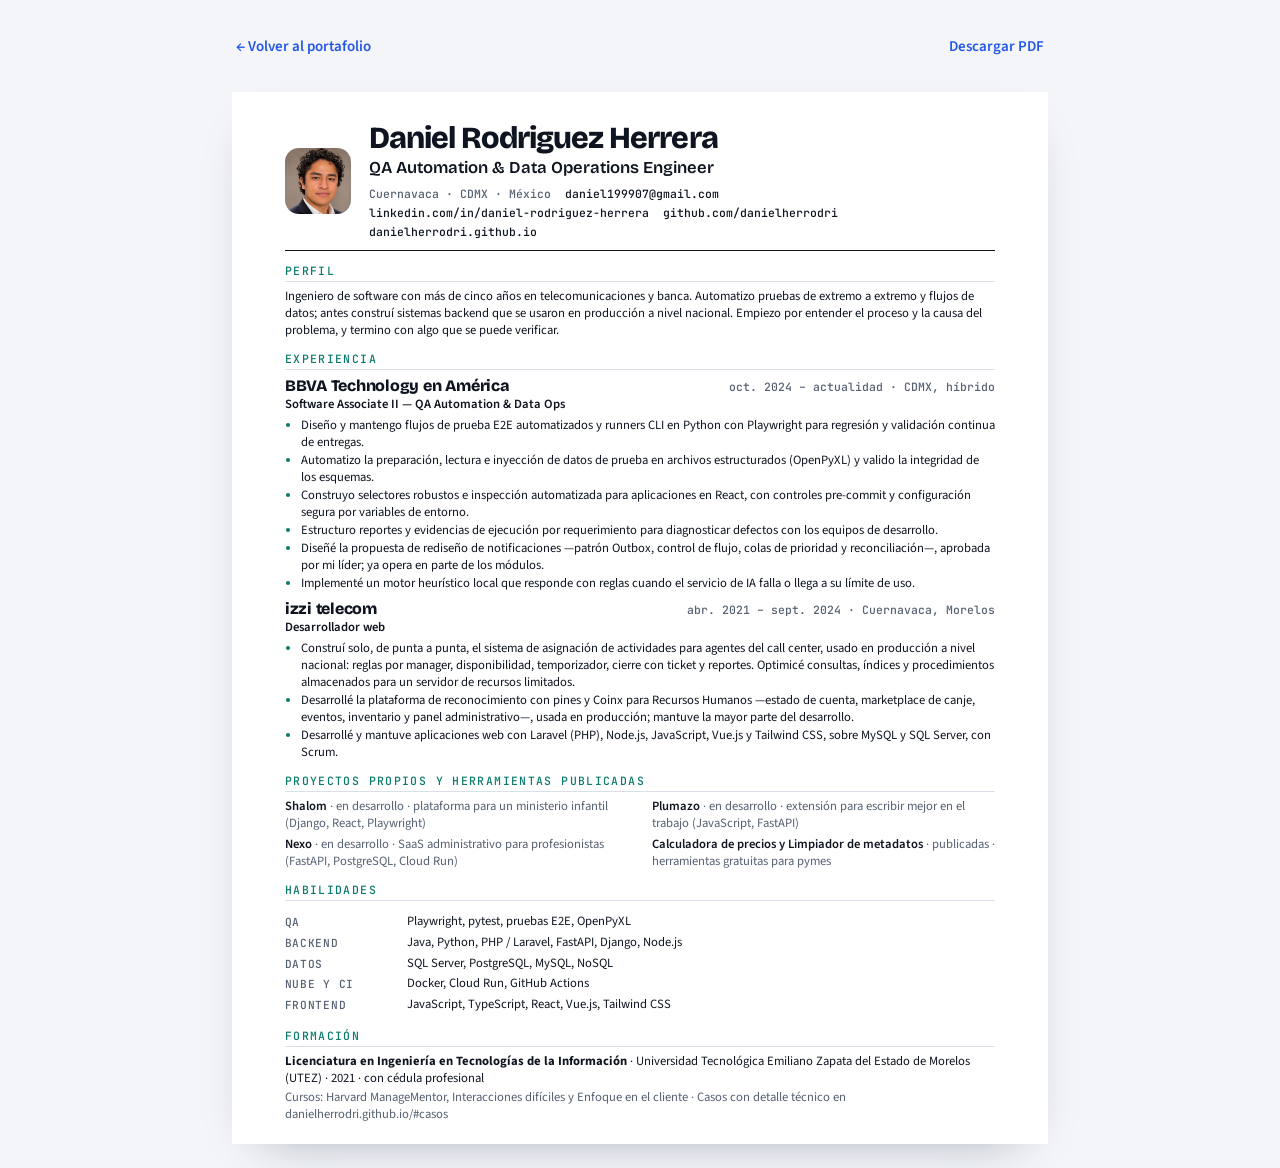
<file: cv.html>
<!doctype html>
<html lang="es">
<head>
<meta charset="utf-8">
<meta name="viewport" content="width=device-width, initial-scale=1">
<title>CV · Daniel Rodriguez Herrera · QA Automation &amp; Data Operations Engineer</title>
<meta name="description" content="Currículum de Daniel Rodriguez Herrera: QA Automation &amp; Data Operations Engineer con experiencia en banca y telecomunicaciones.">
<meta name="robots" content="noindex">
<link rel="canonical" href="https://danielherrodri.github.io/cv.html">
<link rel="icon" href="data:image/svg+xml,%3Csvg xmlns='http://www.w3.org/2000/svg' viewBox='0 0 32 32'%3E%3Crect width='32' height='32' rx='7' fill='%232457e6'/%3E%3Ctext x='16' y='22' font-family='monospace' font-size='16' font-weight='700' fill='white' text-anchor='middle'%3Ed.%3C/text%3E%3C/svg%3E">
<link rel="stylesheet" href="https://fonts.googleapis.com/css2?family=Bricolage+Grotesque:opsz,wght@12..96,600;12..96,800&family=Source+Sans+3:wght@400;600&family=JetBrains+Mono:wght@500&display=swap">
<style>
*,*::before,*::after{box-sizing:border-box}
:root{--fg:#0f1520;--muted:#566172;--line:#dbe0e8;--accent:#2457e6;--accent-2-text:#0b7a6b;--bg:#f3f5f9;--surface:#fff;
  --f-display:"Bricolage Grotesque",ui-sans-serif,system-ui,sans-serif;--f-body:"Source Sans 3",ui-sans-serif,system-ui,sans-serif;--f-mono:"JetBrains Mono",ui-monospace,Consolas,monospace}
html{background:var(--bg)}
body{margin:0;color:var(--fg);font:9.5pt/1.34 var(--f-body)}
.page{max-width:8.5in;margin:24px auto;background:var(--surface);padding:.32in .55in .22in;box-shadow:0 20px 50px -30px rgba(15,25,45,.4)}
a{color:var(--accent);text-decoration:none}
header{display:grid;grid-template-columns:auto 1fr;gap:18px;align-items:center;padding-bottom:11px;border-bottom:1.5px solid var(--fg)}
header img{width:66px;height:66px;border-radius:14px;object-fit:cover}
h1{font:800 23pt/1 var(--f-display);letter-spacing:-.03em;margin:0}
.role{font:600 12.5pt/1.25 var(--f-display);margin:5px 0 7px}
.contact{display:flex;flex-wrap:wrap;gap:4px 14px;font:500 8.6pt var(--f-mono);color:var(--muted)}
.contact a{color:var(--fg)}
h2{font:500 8.6pt var(--f-mono);text-transform:uppercase;letter-spacing:.12em;color:var(--accent-2-text);margin:12px 0 6px;padding-bottom:3px;border-bottom:1px solid var(--line)}
p{margin:0}
.summary{color:var(--fg)}
.job{margin-bottom:7px;break-inside:avoid}
.job-head{display:flex;justify-content:space-between;align-items:baseline;gap:12px;flex-wrap:wrap}
.job h3{font:800 12pt/1.2 var(--f-display);letter-spacing:-.015em;margin:0}
.when{font:500 8.6pt var(--f-mono);color:var(--muted);white-space:nowrap}
.job .pos{font-weight:600;margin:1px 0 4px}
ul{margin:0;padding-left:16px}
li{margin:1px 0}
li::marker{color:var(--accent-2-text)}
.two{display:grid;grid-template-columns:1fr 1fr;gap:4px 24px}
.item b{font-weight:600}
.item span{color:var(--muted)}
.skills{display:grid;grid-template-columns:110px 1fr;gap:1px 12px}
.skills dt{font:500 8.4pt/1.75 var(--f-mono);color:var(--muted);text-transform:uppercase;letter-spacing:.06em}
.skills dd{margin:0}
.foot{margin-top:10px;font:500 8pt var(--f-mono);color:var(--muted)}
.print-bar{max-width:8.5in;margin:24px auto 0;display:flex;justify-content:space-between;align-items:center;gap:12px;padding:0 4px;font:600 15px var(--f-body)}
.print-bar a{display:inline-flex;align-items:center;min-height:44px}
@page{size:letter;margin:0}
@media print{html{background:#fff}.page{margin:0;box-shadow:none;max-width:none}.print-bar{display:none}a{color:var(--fg)}}
@media (max-width:640px){.page{margin:0;padding:24px 18px}header{grid-template-columns:1fr}.two,.skills{grid-template-columns:1fr}}
</style>
</head>
<body>
<div class="print-bar"><a href="./">← Volver al portafolio</a><a href="cv.pdf" download>Descargar PDF</a></div>
<main class="page">
  <header>
    <img src="retrato.webp" width="480" height="480" alt="Retrato de Daniel Rodriguez Herrera">
    <div>
      <h1>Daniel Rodriguez Herrera</h1>
      <p class="role">QA Automation &amp; Data Operations Engineer</p>
      <p class="contact"><span>Cuernavaca · CDMX · México</span><a href="mailto:daniel199907@gmail.com">daniel199907@gmail.com</a><a href="https://www.linkedin.com/in/daniel-rodriguez-herrera">linkedin.com/in/daniel-rodriguez-herrera</a><a href="https://github.com/danielherrodri">github.com/danielherrodri</a><a href="https://danielherrodri.github.io/">danielherrodri.github.io</a></p>
    </div>
  </header>

  <h2>Perfil</h2>
  <p class="summary">Ingeniero de software con más de cinco años en telecomunicaciones y banca. Automatizo pruebas de extremo a extremo y flujos de datos; antes construí sistemas backend que se usaron en producción a nivel nacional. Empiezo por entender el proceso y la causa del problema, y termino con algo que se puede verificar.</p>

  <h2>Experiencia</h2>
  <article class="job">
    <div class="job-head"><h3>BBVA Technology en América</h3><span class="when">oct. 2024 – actualidad · CDMX, híbrido</span></div>
    <p class="pos">Software Associate II — QA Automation &amp; Data Ops</p>
    <ul>
      <li>Diseño y mantengo flujos de prueba E2E automatizados y runners CLI en Python con Playwright para regresión y validación continua de entregas.</li>
      <li>Automatizo la preparación, lectura e inyección de datos de prueba en archivos estructurados (OpenPyXL) y valido la integridad de los esquemas.</li>
      <li>Construyo selectores robustos e inspección automatizada para aplicaciones en React, con controles pre-commit y configuración segura por variables de entorno.</li>
      <li>Estructuro reportes y evidencias de ejecución por requerimiento para diagnosticar defectos con los equipos de desarrollo.</li>
      <li>Diseñé la propuesta de rediseño de notificaciones —patrón Outbox, control de flujo, colas de prioridad y reconciliación—, aprobada por mi líder; ya opera en parte de los módulos.</li>
      <li>Implementé un motor heurístico local que responde con reglas cuando el servicio de IA falla o llega a su límite de uso.</li>
    </ul>
  </article>
  <article class="job">
    <div class="job-head"><h3>izzi telecom</h3><span class="when">abr. 2021 – sept. 2024 · Cuernavaca, Morelos</span></div>
    <p class="pos">Desarrollador web</p>
    <ul>
      <li>Construí solo, de punta a punta, el sistema de asignación de actividades para agentes del call center, usado en producción a nivel nacional: reglas por manager, disponibilidad, temporizador, cierre con ticket y reportes. Optimicé consultas, índices y procedimientos almacenados para un servidor de recursos limitados.</li>
      <li>Desarrollé la plataforma de reconocimiento con pines y Coinx para Recursos Humanos —estado de cuenta, marketplace de canje, eventos, inventario y panel administrativo—, usada en producción; mantuve la mayor parte del desarrollo.</li>
      <li>Desarrollé y mantuve aplicaciones web con Laravel (PHP), Node.js, JavaScript, Vue.js y Tailwind CSS, sobre MySQL y SQL Server, con Scrum.</li>
    </ul>
  </article>

  <h2>Proyectos propios y herramientas publicadas</h2>
  <div class="two">
    <p class="item"><b>Shalom</b> <span>· en desarrollo · plataforma para un ministerio infantil (Django, React, Playwright)</span></p>
    <p class="item"><b>Plumazo</b> <span>· en desarrollo · extensión para escribir mejor en el trabajo (JavaScript, FastAPI)</span></p>
    <p class="item"><b>Nexo</b> <span>· en desarrollo · SaaS administrativo para profesionistas (FastAPI, PostgreSQL, Cloud Run)</span></p>
    <p class="item"><b>Calculadora de precios y Limpiador de metadatos</b> <span>· publicadas · herramientas gratuitas para pymes</span></p>
  </div>

  <h2>Habilidades</h2>
  <dl class="skills">
    <dt>QA</dt><dd>Playwright, pytest, pruebas E2E, OpenPyXL</dd>
    <dt>Backend</dt><dd>Java, Python, PHP / Laravel, FastAPI, Django, Node.js</dd>
    <dt>Datos</dt><dd>SQL Server, PostgreSQL, MySQL, NoSQL</dd>
    <dt>Nube y CI</dt><dd>Docker, Cloud Run, GitHub Actions</dd>
    <dt>Frontend</dt><dd>JavaScript, TypeScript, React, Vue.js, Tailwind CSS</dd>
  </dl>

  <h2>Formación</h2>
  <p><b>Licenciatura en Ingeniería en Tecnologías de la Información</b> · Universidad Tecnológica Emiliano Zapata del Estado de Morelos (UTEZ) · 2021 · con cédula profesional</p>
  <p class="item" style="margin-top:2px"><span>Cursos: Harvard ManageMentor, Interacciones difíciles y Enfoque en el cliente · Casos con detalle técnico en danielherrodri.github.io/#casos</span></p>
</main>
</body>
</html>
</file>
<file: calculadora-pedidos/estilos.css>
*,:after,:before{--tw-border-spacing-x:0;--tw-border-spacing-y:0;--tw-translate-x:0;--tw-translate-y:0;--tw-rotate:0;--tw-skew-x:0;--tw-skew-y:0;--tw-scale-x:1;--tw-scale-y:1;--tw-pan-x: ;--tw-pan-y: ;--tw-pinch-zoom: ;--tw-scroll-snap-strictness:proximity;--tw-gradient-from-position: ;--tw-gradient-via-position: ;--tw-gradient-to-position: ;--tw-ordinal: ;--tw-slashed-zero: ;--tw-numeric-figure: ;--tw-numeric-spacing: ;--tw-numeric-fraction: ;--tw-ring-inset: ;--tw-ring-offset-width:0px;--tw-ring-offset-color:#fff;--tw-ring-color:rgba(59,130,246,.5);--tw-ring-offset-shadow:0 0 #0000;--tw-ring-shadow:0 0 #0000;--tw-shadow:0 0 #0000;--tw-shadow-colored:0 0 #0000;--tw-blur: ;--tw-brightness: ;--tw-contrast: ;--tw-grayscale: ;--tw-hue-rotate: ;--tw-invert: ;--tw-saturate: ;--tw-sepia: ;--tw-drop-shadow: ;--tw-backdrop-blur: ;--tw-backdrop-brightness: ;--tw-backdrop-contrast: ;--tw-backdrop-grayscale: ;--tw-backdrop-hue-rotate: ;--tw-backdrop-invert: ;--tw-backdrop-opacity: ;--tw-backdrop-saturate: ;--tw-backdrop-sepia: ;--tw-contain-size: ;--tw-contain-layout: ;--tw-contain-paint: ;--tw-contain-style: }::backdrop{--tw-border-spacing-x:0;--tw-border-spacing-y:0;--tw-translate-x:0;--tw-translate-y:0;--tw-rotate:0;--tw-skew-x:0;--tw-skew-y:0;--tw-scale-x:1;--tw-scale-y:1;--tw-pan-x: ;--tw-pan-y: ;--tw-pinch-zoom: ;--tw-scroll-snap-strictness:proximity;--tw-gradient-from-position: ;--tw-gradient-via-position: ;--tw-gradient-to-position: ;--tw-ordinal: ;--tw-slashed-zero: ;--tw-numeric-figure: ;--tw-numeric-spacing: ;--tw-numeric-fraction: ;--tw-ring-inset: ;--tw-ring-offset-width:0px;--tw-ring-offset-color:#fff;--tw-ring-color:rgba(59,130,246,.5);--tw-ring-offset-shadow:0 0 #0000;--tw-ring-shadow:0 0 #0000;--tw-shadow:0 0 #0000;--tw-shadow-colored:0 0 #0000;--tw-blur: ;--tw-brightness: ;--tw-contrast: ;--tw-grayscale: ;--tw-hue-rotate: ;--tw-invert: ;--tw-saturate: ;--tw-sepia: ;--tw-drop-shadow: ;--tw-backdrop-blur: ;--tw-backdrop-brightness: ;--tw-backdrop-contrast: ;--tw-backdrop-grayscale: ;--tw-backdrop-hue-rotate: ;--tw-backdrop-invert: ;--tw-backdrop-opacity: ;--tw-backdrop-saturate: ;--tw-backdrop-sepia: ;--tw-contain-size: ;--tw-contain-layout: ;--tw-contain-paint: ;--tw-contain-style: }
/*! tailwindcss v3.4.17 | MIT License | https://tailwindcss.com*/*,:after,:before{box-sizing:border-box;border:0 solid #e5e7eb}:after,:before{--tw-content:""}:host,html{line-height:1.5;-webkit-text-size-adjust:100%;-moz-tab-size:4;-o-tab-size:4;tab-size:4;font-family:Inter,Segoe UI,Arial,sans-serif;font-feature-settings:normal;font-variation-settings:normal;-webkit-tap-highlight-color:transparent}body{margin:0;line-height:inherit}hr{height:0;color:inherit;border-top-width:1px}abbr:where([title]){-webkit-text-decoration:underline dotted;text-decoration:underline dotted}h1,h2,h3,h4,h5,h6{font-size:inherit;font-weight:inherit}a{color:inherit;text-decoration:inherit}b,strong{font-weight:bolder}code,kbd,pre,samp{font-family:ui-monospace,SFMono-Regular,Menlo,Monaco,Consolas,Liberation Mono,Courier New,monospace;font-feature-settings:normal;font-variation-settings:normal;font-size:1em}small{font-size:80%}sub,sup{font-size:75%;line-height:0;position:relative;vertical-align:baseline}sub{bottom:-.25em}sup{top:-.5em}table{text-indent:0;border-color:inherit;border-collapse:collapse}button,input,optgroup,select,textarea{font-family:inherit;font-feature-settings:inherit;font-variation-settings:inherit;font-size:100%;font-weight:inherit;line-height:inherit;letter-spacing:inherit;color:inherit;margin:0;padding:0}button,select{text-transform:none}button,input:where([type=button]),input:where([type=reset]),input:where([type=submit]){-webkit-appearance:button;background-color:transparent;background-image:none}:-moz-focusring{outline:auto}:-moz-ui-invalid{box-shadow:none}progress{vertical-align:baseline}::-webkit-inner-spin-button,::-webkit-outer-spin-button{height:auto}[type=search]{-webkit-appearance:textfield;outline-offset:-2px}::-webkit-search-decoration{-webkit-appearance:none}::-webkit-file-upload-button{-webkit-appearance:button;font:inherit}summary{display:list-item}blockquote,dd,dl,figure,h1,h2,h3,h4,h5,h6,hr,p,pre{margin:0}fieldset{margin:0}fieldset,legend{padding:0}menu,ol,ul{list-style:none;margin:0;padding:0}dialog{padding:0}textarea{resize:vertical}input::-moz-placeholder,textarea::-moz-placeholder{opacity:1;color:#9ca3af}input::placeholder,textarea::placeholder{opacity:1;color:#9ca3af}[role=button],button{cursor:pointer}:disabled{cursor:default}audio,canvas,embed,iframe,img,object,svg,video{display:block;vertical-align:middle}img,video{max-width:100%;height:auto}[hidden]:where(:not([hidden=until-found])){display:none}:root{--bg:#f8f8f3;--surface:#fff;--surface-alt:#eef2e9;--border:#dce3d9;--field:#7d8a83;--text:#1d3a30;--muted:#56665d;--acento:#3a5f2b;--acento-hover:#1d3a30;--acento-fondo:#e3eedb;--acento-fuerte:#1d3a30;--primario:#1d3a30;--primario-texto:#fff;--primario-hover:#2b4a2c;--banda:#1d3a30;--banda-texto:#eaf2e6;--banda-suave:#c9dfb4;--lima:#d5f88a;--lima-texto:#1d3a30;--foco:#4a7633;--ok-fg:#14684f;--ok-bg:#ddf2e8;--dif-fg:#7f5300;--dif-bg:#fbefd3;--info-fg:#1f5aa6;--info-bg:#e3edfb;--err-fg:#a3302a;--err-bg:#fbe4e2;--sombra:0 1px 2px rgba(29,58,48,.06),0 8px 24px rgba(29,58,48,.06);color-scheme:light}@media (prefers-color-scheme:dark){:root{--bg:#141716;--surface:#1b1f1d;--surface-alt:#232825;--border:#343a37;--field:#6e7772;--text:#e4e8e5;--muted:#a2aaa5;--acento:#bcd99a;--acento-hover:#d9ecc2;--acento-fondo:#252d22;--acento-fuerte:#d9ecc2;--primario:#c8e3a0;--primario-texto:#141716;--primario-hover:#d6ecb8;--banda:#0f1211;--banda-texto:#e4e8e5;--banda-suave:#b8c2bc;--lima:#c8e3a0;--lima-texto:#141716;--foco:#bcd99a;--ok-fg:#7fd1b0;--ok-bg:#17302a;--dif-fg:#e3bb6a;--dif-bg:#33291b;--info-fg:#93b9ee;--info-bg:#1b2a40;--err-fg:#f09a92;--err-bg:#3a2224;--sombra:none;color-scheme:dark}}html{-webkit-text-size-adjust:100%}body{margin:0;background-color:var(--bg);padding-bottom:3.5rem;font-family:Inter,Segoe UI,Arial,sans-serif;font-size:.875rem;line-height:1.25rem;line-height:1.5;color:var(--text)}@media (max-width:899px){body{padding-bottom:6rem}}a{color:var(--acento)}a:hover{color:var(--acento-hover)}:focus-visible{outline:2px solid var(--foco);outline-offset:2px}button{-webkit-tap-highlight-color:transparent}input[type=number]::-webkit-inner-spin-button,input[type=number]::-webkit-outer-spin-button{-webkit-appearance:none;margin:0}input[type=number]{-moz-appearance:textfield}input::-moz-placeholder{color:var(--muted);opacity:1}input::placeholder{color:var(--muted);opacity:1}[hidden]{display:none!important}.kicker{margin:0;font-size:11px;font-weight:600;text-transform:uppercase;line-height:1.375;letter-spacing:.1em;color:var(--acento)}.ayuda,.detalle{font-size:.75rem;line-height:1rem;color:var(--muted)}.ayuda{margin:0;line-height:1.625}.aviso{margin-top:.25rem;border-radius:.5rem;padding:.5rem .75rem;font-size:13px}@media (prefers-reduced-motion:no-preference){.aviso{animation:aparece .3s ease-out}}.aviso.info{background-color:var(--info-bg);color:var(--info-fg)}.aviso.ok{background-color:var(--ok-bg);color:var(--ok-fg)}.aviso.dif{background-color:var(--dif-bg);color:var(--dif-fg)}.aviso.err{background-color:var(--err-bg);color:var(--err-fg)}.tarjeta{display:flex;min-width:0;flex-direction:column;gap:.75rem;border-radius:14px;border-width:1px;border-color:var(--border);background-color:var(--surface);padding:1rem}@media (max-width:899px){.tarjeta{margin-left:-1rem;margin-right:-1rem;border-radius:0;border-left-width:0;border-right-width:0}}.btn-primario{display:inline-flex;min-height:44px;cursor:pointer;align-items:center;justify-content:center;gap:.5rem;border-radius:.5rem;border-width:1px;border-color:var(--primario);background-color:var(--primario);padding-left:1rem;padding-right:1rem;font-size:.875rem;line-height:1.25rem;font-weight:500;color:var(--primario-texto);text-decoration-line:none}.btn-primario:hover{background-color:var(--primario-hover);color:var(--primario-texto)}.btn-borde{display:inline-flex;min-height:44px;cursor:pointer;align-items:center;justify-content:center;gap:.5rem;border-radius:.5rem;border-width:1px;border-color:var(--acento);background-color:transparent;padding-left:.875rem;padding-right:.875rem;font-size:.875rem;line-height:1.25rem;font-weight:500;color:var(--acento);text-decoration-line:none}.btn-borde:hover{background-color:var(--acento-fondo);color:var(--acento-fuerte)}.btn-borde:disabled{cursor:not-allowed;opacity:.45}.btn-fantasma{min-height:36px;cursor:pointer;border-radius:.5rem;border-width:1px;border-color:transparent;background-color:transparent;padding-left:11px;padding-right:11px;font-size:13px;font-weight:500;color:var(--acento)}.btn-fantasma:hover{background-color:var(--surface-alt)}.btn-fantasma:disabled{cursor:not-allowed;opacity:.45}.chip{display:inline-flex;height:2rem;flex-shrink:0;cursor:pointer;align-items:center;gap:.375rem;white-space:nowrap;border-radius:.5rem;border-width:1px;border-color:var(--border);background-color:var(--surface);padding-left:11px;padding-right:11px;font-size:13px;font-weight:500;color:var(--text)}.chip[aria-pressed=true]{border-color:var(--acento-fondo);background-color:var(--acento-fondo);color:var(--acento-fuerte)}.chip span{font-size:11px;--tw-numeric-spacing:tabular-nums;font-variant-numeric:var(--tw-ordinal) var(--tw-slashed-zero) var(--tw-numeric-figure) var(--tw-numeric-spacing) var(--tw-numeric-fraction);color:var(--muted)}.chip[aria-pressed=true] span{color:var(--acento-fuerte)}.item{display:flex;flex-wrap:wrap;align-items:center;-moz-column-gap:.75rem;column-gap:.75rem;row-gap:.625rem;border-bottom-width:1px;border-color:var(--border);background-color:var(--surface);padding:.625rem .75rem;transition-property:color,background-color,border-color,text-decoration-color,fill,stroke;transition-timing-function:cubic-bezier(.4,0,.2,1);transition-duration:.15s}.item:last-child{border-bottom-width:0}.item.abierto,.item.top{background-color:var(--surface-alt)}.info{display:flex;min-width:0;flex:1 1 200px;cursor:pointer;align-items:center;gap:.75rem;border-width:0;background-color:transparent;padding:0;text-align:left;color:inherit}.info .txt{display:flex;min-width:0;flex-direction:column;gap:1px}.mini{display:block;height:60px;width:2.75rem;flex-shrink:0;border-radius:.25rem;background-color:var(--surface-alt);-o-object-fit:contain;object-fit:contain}.mini.chica{height:50px;width:2.25rem}.nombre{font-size:.875rem;line-height:1.25rem;font-weight:500;line-height:1.25}.precio-fila{display:flex;flex-wrap:wrap;align-items:baseline;gap:.5rem}.precio{font-size:15px;font-weight:600;--tw-numeric-spacing:tabular-nums;font-variant-numeric:var(--tw-ordinal) var(--tw-slashed-zero) var(--tw-numeric-figure) var(--tw-numeric-spacing) var(--tw-numeric-fraction)}.badge{display:inline-block;white-space:nowrap;border-radius:9999px;background-color:var(--dif-bg);padding-left:.5rem;padding-right:.5rem;font-size:11px;font-weight:600;line-height:1.625;color:var(--dif-fg)}@media (prefers-reduced-motion:no-preference){.badge{animation:brillo 1.6s ease-in-out 2}}.antes{text-decoration-line:line-through}.antes,.enter{font-size:11px;color:var(--muted)}.enter{border-radius:.25rem;border-width:1px;border-color:var(--border);padding-left:.375rem;padding-right:.375rem}.paso{margin-left:auto;display:inline-flex;height:2.25rem;align-items:center;overflow:hidden;border-radius:9999px;border-width:1px;border-color:var(--border);background-color:var(--surface)}.paso.activo{border-color:var(--acento);background-color:var(--acento-fondo)}.paso button{display:flex;height:2.25rem;width:2.25rem;cursor:pointer;align-items:center;justify-content:center;border-width:0;background-color:transparent;color:var(--acento)}.paso button:disabled{cursor:default;color:var(--field)}@media (prefers-reduced-motion:no-preference){.paso button{transition-property:transform;transition-timing-function:cubic-bezier(.4,0,.2,1);transition-duration:.1s}.paso button:active{--tw-scale-x:.85;--tw-scale-y:.85;transform:translate(var(--tw-translate-x),var(--tw-translate-y)) rotate(var(--tw-rotate)) skewX(var(--tw-skew-x)) skewY(var(--tw-skew-y)) scaleX(var(--tw-scale-x)) scaleY(var(--tw-scale-y))}}.paso button.menos{color:var(--text)}.paso button.menos:disabled{color:var(--field)}.paso input{height:2.25rem;width:34px;border-width:0;background-color:transparent;text-align:center;font-size:1rem;line-height:1.5rem;font-weight:500;--tw-numeric-spacing:tabular-nums;font-variant-numeric:var(--tw-ordinal) var(--tw-slashed-zero) var(--tw-numeric-figure) var(--tw-numeric-spacing) var(--tw-numeric-fraction);color:var(--text)}@media (prefers-reduced-motion:no-preference){.paso.pop input{animation:pop .28s ease-out}}.ficha{display:flex;flex:1 1 100%;flex-wrap:wrap;align-items:center;gap:1rem;border-radius:.5rem;border-width:1px;border-color:var(--border);background-color:var(--surface);padding:.75rem}@media (prefers-reduced-motion:no-preference){.ficha{animation:abre .28s cubic-bezier(.2,.8,.2,1)}}.ficha .foto{margin-left:auto;margin-right:auto;height:210px;width:150px;flex-shrink:0;-o-object-fit:contain;object-fit:contain}.ficha-txt{display:flex;min-width:0;flex:1 1 200px;flex-direction:column;gap:.375rem}.ficha .grande{font-size:28px;font-weight:500;--tw-numeric-spacing:tabular-nums;font-variant-numeric:var(--tw-ordinal) var(--tw-slashed-zero) var(--tw-numeric-figure) var(--tw-numeric-spacing) var(--tw-numeric-fraction);line-height:1.25;letter-spacing:-.02em}.ficha .titulo{font-size:1.125rem;line-height:1.75rem;font-weight:500;line-height:1.25}.vacio{gap:.25rem;padding:1.5rem 1rem}.linea,.vacio{display:flex;flex-direction:column}.linea{gap:.5rem;border-bottom-width:1px;border-color:var(--border);padding-top:.75rem;padding-bottom:.75rem}@media (prefers-reduced-motion:no-preference){.linea.entra{animation:entra .38s cubic-bezier(.2,.8,.2,1) both}}.linea-top{align-items:flex-start;gap:.75rem}.linea-acc,.linea-top{display:flex;justify-content:space-between}.linea-acc{flex-wrap:wrap;align-items:center;gap:.5rem}.linea .paso{margin-left:0;background-color:var(--surface-alt)}.sub{white-space:nowrap;font-size:15px;font-weight:600;--tw-numeric-spacing:tabular-nums;font-variant-numeric:var(--tw-ordinal) var(--tw-slashed-zero) var(--tw-numeric-figure) var(--tw-numeric-spacing) var(--tw-numeric-fraction)}@media (prefers-reduced-motion:no-preference){.bump{animation:bump .4s cubic-bezier(.2,.8,.2,1)}.duda{animation:entra .38s cubic-bezier(.2,.8,.2,1) both}}.duda{animation-delay:calc(var(--i, 0)*60ms)}.duda p{margin-bottom:.5rem;margin-top:0;font-size:13px;font-weight:500}.duda-ops{display:flex;flex-wrap:wrap;gap:.5rem}.op{display:flex;min-height:44px;cursor:pointer;align-items:center;gap:.5rem;border-radius:.5rem;border-width:1px;border-color:var(--border);background-color:var(--surface);padding:.375rem .625rem;text-align:left;font-size:13px;line-height:1.25;color:var(--text)}.op:hover{background-color:var(--surface-alt)}@media (prefers-reduced-motion:no-preference){.op{animation:entra .38s cubic-bezier(.2,.8,.2,1) both}}.op{animation-delay:calc(var(--j, 0)*45ms + 80ms)}.op b{display:block;font-weight:500}.op img{height:38px;width:1.75rem;flex-shrink:0;-o-object-fit:contain;object-fit:contain}.previa{display:flex;flex-direction:column;gap:.625rem;border-radius:10px;border-width:1px;border-color:var(--border);background-color:var(--surface);padding:.75rem}@media (prefers-reduced-motion:no-preference){.previa{animation:aparece .3s ease-out}}.previa h3{margin:0;font-size:15px;font-weight:500}.previa table{width:100%;border-collapse:collapse;font-size:.75rem;line-height:1rem}.previa td,.previa th{border-bottom-width:1px;border-color:var(--border);padding:.375rem .5rem;text-align:left;vertical-align:top}.previa th{font-weight:500;color:var(--muted)}.previa td.num,.previa th.num{text-align:right;--tw-numeric-spacing:tabular-nums;font-variant-numeric:var(--tw-ordinal) var(--tw-slashed-zero) var(--tw-numeric-figure) var(--tw-numeric-spacing) var(--tw-numeric-fraction)}.mapa{display:flex;flex-wrap:wrap;gap:.375rem}.mapa span{border-radius:9999px;background-color:var(--surface-alt);padding:.125rem .5rem;font-size:.75rem;line-height:1rem;color:var(--text)}.mapa span.falta{border-width:1px;border-style:dashed;border-color:var(--field);background-color:var(--surface);color:var(--muted)}.campo{font-size:.75rem;line-height:1rem;font-weight:500}.campo-texto{display:flex;flex-direction:column;gap:.25rem}.campo-texto input{height:2.75rem;border-radius:.5rem;border-width:1px;border-color:var(--field);background-color:var(--surface);padding-left:.75rem;padding-right:.75rem;font-size:1rem;line-height:1.5rem;color:var(--text)}.acc-cat{display:flex;flex-wrap:wrap;align-items:center;gap:.5rem}.tabla-caja{overflow-x:auto;border-radius:.5rem;border-width:1px;border-color:var(--border)}.archivo-zona.encima{border-color:var(--acento);background-color:var(--acento-fondo)}.sr-only{position:absolute;width:1px;height:1px;padding:0;margin:-1px;overflow:hidden;clip:rect(0,0,0,0);white-space:nowrap;border-width:0}.fixed{position:fixed}.inset-x-0{left:0;right:0}.bottom-0{bottom:0}.z-20{z-index:20}.m-0{margin:0}.mx-auto{margin-left:auto;margin-right:auto}.mt-0\.5{margin-top:.125rem}.mt-2{margin-top:.5rem}.block{display:block}.inline-block{display:inline-block}.flex{display:flex}.inline-flex{display:inline-flex}.table{display:table}.hidden{display:none}.h-11{height:2.75rem}.h-12{height:3rem}.max-h-\[640px\]{max-height:640px}.min-h-\[44px\]{min-height:44px}.min-w-0{min-width:0}.min-w-\[48px\]{min-width:48px}.max-w-\[1200px\]{max-width:1200px}.flex-\[1_1_340px\]{flex:1 1 340px}.flex-\[999_1_560px\]{flex:999 1 560px}.flex-auto{flex:1 1 auto}.shrink-0{flex-shrink:0}.origin-left{transform-origin:left}.origin-right{transform-origin:right}.cursor-pointer{cursor:pointer}.list-decimal{list-style-type:decimal}.list-none{list-style-type:none}.flex-col{flex-direction:column}.flex-wrap{flex-wrap:wrap}.items-start{align-items:flex-start}.items-center{align-items:center}.items-baseline{align-items:baseline}.justify-center{justify-content:center}.justify-between{justify-content:space-between}.gap-0\.5{gap:.125rem}.gap-1{gap:.25rem}.gap-2{gap:.5rem}.gap-3{gap:.75rem}.gap-4{gap:1rem}.self-start{align-self:flex-start}.overflow-y-auto{overflow-y:auto}.rounded-\[10px\]{border-radius:10px}.rounded-lg{border-radius:.5rem}.border{border-width:1px}.border-0{border-width:0}.border-\[1\.5px\]{border-width:1.5px}.border-dashed{border-style:dashed}.border-borde{border-color:var(--border)}.border-campo{border-color:var(--field)}.border-primario{border-color:var(--primario)}.bg-acento-fondo{background-color:var(--acento-fondo)}.bg-banda{background-color:var(--banda)}.bg-lima{background-color:var(--lima)}.bg-primario{background-color:var(--primario)}.bg-superficie{background-color:var(--surface)}.bg-superficie-alt{background-color:var(--surface-alt)}.bg-transparent{background-color:transparent}.p-0{padding:0}.p-3{padding:.75rem}.p-3\.5{padding:.875rem}.px-3{padding-left:.75rem;padding-right:.75rem}.px-3\.5{padding-left:.875rem;padding-right:.875rem}.px-4{padding-left:1rem;padding-right:1rem}.px-\[18px\]{padding-left:18px;padding-right:18px}.py-5{padding-top:1.25rem;padding-bottom:1.25rem}.py-6{padding-top:1.5rem;padding-bottom:1.5rem}.pb-\[calc\(10px\+env\(safe-area-inset-bottom\)\)\]{padding-bottom:calc(10px + env(safe-area-inset-bottom))}.pl-5{padding-left:1.25rem}.pt-2\.5{padding-top:.625rem}.pt-5{padding-top:1.25rem}.text-center{text-align:center}.text-2xl{font-size:1.5rem;line-height:2rem}.text-\[11px\]{font-size:11px}.text-\[13px\]{font-size:13px}.text-\[15px\]{font-size:15px}.text-\[28px\]{font-size:28px}.text-base{font-size:1rem;line-height:1.5rem}.text-xs{font-size:.75rem;line-height:1rem}.font-medium{font-weight:500}.font-semibold{font-weight:600}.uppercase{text-transform:uppercase}.tabular-nums{--tw-numeric-spacing:tabular-nums;font-variant-numeric:var(--tw-ordinal) var(--tw-slashed-zero) var(--tw-numeric-figure) var(--tw-numeric-spacing) var(--tw-numeric-fraction)}.leading-normal{line-height:1.5}.leading-tight{line-height:1.25}.tracking-\[-\.02em\]{letter-spacing:-.02em}.tracking-\[\.1em\]{letter-spacing:.1em}.text-acento-fuerte{color:var(--acento-fuerte)}.text-banda-suave{color:var(--banda-suave)}.text-banda-texto{color:var(--banda-texto)}.text-lima-texto{color:var(--lima-texto)}.text-primario-texto{color:var(--primario-texto)}.text-suave{color:var(--muted)}.text-texto{color:var(--text)}.no-underline{text-decoration-line:none}.shadow-nexo{--tw-shadow:var(--sombra);--tw-shadow-colored:var(--sombra);box-shadow:var(--tw-ring-offset-shadow,0 0 #0000),var(--tw-ring-shadow,0 0 #0000),var(--tw-shadow)}.outline-none{outline:2px solid transparent;outline-offset:2px}.blur{--tw-blur:blur(8px)}.blur,.filter{filter:var(--tw-blur) var(--tw-brightness) var(--tw-contrast) var(--tw-grayscale) var(--tw-hue-rotate) var(--tw-invert) var(--tw-saturate) var(--tw-sepia) var(--tw-drop-shadow)}.transition-colors{transition-property:color,background-color,border-color,text-decoration-color,fill,stroke;transition-timing-function:cubic-bezier(.4,0,.2,1);transition-duration:.15s}@media (prefers-reduced-motion:no-preference){.tap{transition-property:transform;transition-timing-function:cubic-bezier(.4,0,.2,1);transition-duration:.1s}.tap:active{--tw-scale-x:.93;--tw-scale-y:.93;transform:translate(var(--tw-translate-x),var(--tw-translate-y)) rotate(var(--tw-rotate)) skewX(var(--tw-skew-x)) skewY(var(--tw-skew-y)) scaleX(var(--tw-scale-x)) scaleY(var(--tw-scale-y))}}.sin-barra{scrollbar-width:none}.sin-barra::-webkit-scrollbar{display:none}.hover\:border-acento:hover{border-color:var(--acento)}.hover\:bg-primario-hover:hover{background-color:var(--primario-hover)}.hover\:text-lima-texto:hover{color:var(--lima-texto)}.aria-pressed\:border-lima[aria-pressed=true]{border-color:var(--lima)}.aria-pressed\:bg-lima[aria-pressed=true]{background-color:var(--lima)}.aria-pressed\:text-lima-texto[aria-pressed=true]{color:var(--lima-texto)}@media (prefers-reduced-motion:no-preference){@keyframes aparece{0%{opacity:0;transform:translateY(-4px)}to{opacity:1;transform:none}}.motion-safe\:animate-aparece{animation:aparece .3s ease-out}@keyframes latido{0%{box-shadow:0 0 0 0 hsla(79,89%,76%,.75)}70%{box-shadow:0 0 0 14px hsla(79,89%,76%,0)}to{box-shadow:0 0 0 0 hsla(79,89%,76%,0)}}.aria-pressed\:motion-safe\:animate-latido[aria-pressed=true]{animation:latido 1.3s ease-out infinite}}@media (max-width:899px){.max-\[899px\]\:-mx-4{margin-left:-1rem;margin-right:-1rem}.max-\[899px\]\:flex{display:flex}.max-\[899px\]\:max-h-none{max-height:none}.max-\[899px\]\:flex-nowrap{flex-wrap:nowrap}.max-\[899px\]\:overflow-visible{overflow:visible}.max-\[899px\]\:overflow-x-auto{overflow-x:auto}.max-\[899px\]\:px-4{padding-left:1rem;padding-right:1rem}.max-\[899px\]\:pb-1{padding-bottom:.25rem}}@media (min-width:900px){.min-\[900px\]\:text-\[32px\]{font-size:32px}}
</file>
<file: calculadora-precios/estilos.css>
*,:after,:before{--tw-border-spacing-x:0;--tw-border-spacing-y:0;--tw-translate-x:0;--tw-translate-y:0;--tw-rotate:0;--tw-skew-x:0;--tw-skew-y:0;--tw-scale-x:1;--tw-scale-y:1;--tw-pan-x: ;--tw-pan-y: ;--tw-pinch-zoom: ;--tw-scroll-snap-strictness:proximity;--tw-gradient-from-position: ;--tw-gradient-via-position: ;--tw-gradient-to-position: ;--tw-ordinal: ;--tw-slashed-zero: ;--tw-numeric-figure: ;--tw-numeric-spacing: ;--tw-numeric-fraction: ;--tw-ring-inset: ;--tw-ring-offset-width:0px;--tw-ring-offset-color:#fff;--tw-ring-color:rgba(59,130,246,.5);--tw-ring-offset-shadow:0 0 #0000;--tw-ring-shadow:0 0 #0000;--tw-shadow:0 0 #0000;--tw-shadow-colored:0 0 #0000;--tw-blur: ;--tw-brightness: ;--tw-contrast: ;--tw-grayscale: ;--tw-hue-rotate: ;--tw-invert: ;--tw-saturate: ;--tw-sepia: ;--tw-drop-shadow: ;--tw-backdrop-blur: ;--tw-backdrop-brightness: ;--tw-backdrop-contrast: ;--tw-backdrop-grayscale: ;--tw-backdrop-hue-rotate: ;--tw-backdrop-invert: ;--tw-backdrop-opacity: ;--tw-backdrop-saturate: ;--tw-backdrop-sepia: ;--tw-contain-size: ;--tw-contain-layout: ;--tw-contain-paint: ;--tw-contain-style: }::backdrop{--tw-border-spacing-x:0;--tw-border-spacing-y:0;--tw-translate-x:0;--tw-translate-y:0;--tw-rotate:0;--tw-skew-x:0;--tw-skew-y:0;--tw-scale-x:1;--tw-scale-y:1;--tw-pan-x: ;--tw-pan-y: ;--tw-pinch-zoom: ;--tw-scroll-snap-strictness:proximity;--tw-gradient-from-position: ;--tw-gradient-via-position: ;--tw-gradient-to-position: ;--tw-ordinal: ;--tw-slashed-zero: ;--tw-numeric-figure: ;--tw-numeric-spacing: ;--tw-numeric-fraction: ;--tw-ring-inset: ;--tw-ring-offset-width:0px;--tw-ring-offset-color:#fff;--tw-ring-color:rgba(59,130,246,.5);--tw-ring-offset-shadow:0 0 #0000;--tw-ring-shadow:0 0 #0000;--tw-shadow:0 0 #0000;--tw-shadow-colored:0 0 #0000;--tw-blur: ;--tw-brightness: ;--tw-contrast: ;--tw-grayscale: ;--tw-hue-rotate: ;--tw-invert: ;--tw-saturate: ;--tw-sepia: ;--tw-drop-shadow: ;--tw-backdrop-blur: ;--tw-backdrop-brightness: ;--tw-backdrop-contrast: ;--tw-backdrop-grayscale: ;--tw-backdrop-hue-rotate: ;--tw-backdrop-invert: ;--tw-backdrop-opacity: ;--tw-backdrop-saturate: ;--tw-backdrop-sepia: ;--tw-contain-size: ;--tw-contain-layout: ;--tw-contain-paint: ;--tw-contain-style: }
/*! tailwindcss v3.4.17 | MIT License | https://tailwindcss.com*/*,:after,:before{box-sizing:border-box;border:0 solid #e5e7eb}:after,:before{--tw-content:""}:host,html{line-height:1.5;-webkit-text-size-adjust:100%;-moz-tab-size:4;-o-tab-size:4;tab-size:4;font-family:Inter,Segoe UI,Arial,sans-serif;font-feature-settings:normal;font-variation-settings:normal;-webkit-tap-highlight-color:transparent}body{margin:0;line-height:inherit}hr{height:0;color:inherit;border-top-width:1px}abbr:where([title]){-webkit-text-decoration:underline dotted;text-decoration:underline dotted}h1,h2,h3,h4,h5,h6{font-size:inherit;font-weight:inherit}a{color:inherit;text-decoration:inherit}b,strong{font-weight:bolder}code,kbd,pre,samp{font-family:ui-monospace,SFMono-Regular,Menlo,Monaco,Consolas,Liberation Mono,Courier New,monospace;font-feature-settings:normal;font-variation-settings:normal;font-size:1em}small{font-size:80%}sub,sup{font-size:75%;line-height:0;position:relative;vertical-align:baseline}sub{bottom:-.25em}sup{top:-.5em}table{text-indent:0;border-color:inherit;border-collapse:collapse}button,input,optgroup,select,textarea{font-family:inherit;font-feature-settings:inherit;font-variation-settings:inherit;font-size:100%;font-weight:inherit;line-height:inherit;letter-spacing:inherit;color:inherit;margin:0;padding:0}button,select{text-transform:none}button,input:where([type=button]),input:where([type=reset]),input:where([type=submit]){-webkit-appearance:button;background-color:transparent;background-image:none}:-moz-focusring{outline:auto}:-moz-ui-invalid{box-shadow:none}progress{vertical-align:baseline}::-webkit-inner-spin-button,::-webkit-outer-spin-button{height:auto}[type=search]{-webkit-appearance:textfield;outline-offset:-2px}::-webkit-search-decoration{-webkit-appearance:none}::-webkit-file-upload-button{-webkit-appearance:button;font:inherit}summary{display:list-item}blockquote,dd,dl,figure,h1,h2,h3,h4,h5,h6,hr,p,pre{margin:0}fieldset{margin:0}fieldset,legend{padding:0}menu,ol,ul{list-style:none;margin:0;padding:0}dialog{padding:0}textarea{resize:vertical}input::-moz-placeholder,textarea::-moz-placeholder{opacity:1;color:#9ca3af}input::placeholder,textarea::placeholder{opacity:1;color:#9ca3af}[role=button],button{cursor:pointer}:disabled{cursor:default}audio,canvas,embed,iframe,img,object,svg,video{display:block;vertical-align:middle}img,video{max-width:100%;height:auto}[hidden]:where(:not([hidden=until-found])){display:none}:root{--bg:#f8f8f3;--surface:#fff;--surface-alt:#eef2e9;--border:#dce3d9;--field:#7d8a83;--text:#1d3a30;--muted:#56665d;--acento:#3a5f2b;--acento-hover:#1d3a30;--acento-fondo:#e3eedb;--acento-fuerte:#1d3a30;--primario:#1d3a30;--primario-texto:#fff;--primario-hover:#2b4a2c;--banda:#1d3a30;--banda-texto:#eaf2e6;--banda-suave:#c9dfb4;--lima:#d5f88a;--lima-texto:#1d3a30;--foco:#4a7633;--ok-fg:#14684f;--ok-bg:#ddf2e8;--dif-fg:#7f5300;--dif-bg:#fbefd3;--info-fg:#1f5aa6;--info-bg:#e3edfb;--err-fg:#a3302a;--err-bg:#fbe4e2;--sombra:0 1px 2px rgba(29,58,48,.06),0 8px 24px rgba(29,58,48,.06);color-scheme:light}@media (prefers-color-scheme:dark){:root{--bg:#141716;--surface:#1b1f1d;--surface-alt:#232825;--border:#343a37;--field:#6e7772;--text:#e4e8e5;--muted:#a2aaa5;--acento:#bcd99a;--acento-hover:#d9ecc2;--acento-fondo:#252d22;--acento-fuerte:#d9ecc2;--primario:#c8e3a0;--primario-texto:#141716;--primario-hover:#d6ecb8;--banda:#0f1211;--banda-texto:#e4e8e5;--banda-suave:#b8c2bc;--lima:#c8e3a0;--lima-texto:#141716;--foco:#bcd99a;--ok-fg:#7fd1b0;--ok-bg:#17302a;--dif-fg:#e3bb6a;--dif-bg:#33291b;--info-fg:#93b9ee;--info-bg:#1b2a40;--err-fg:#f09a92;--err-bg:#3a2224;--sombra:none;color-scheme:dark}}html{-webkit-text-size-adjust:100%}body{margin:0;background-color:var(--bg);padding-bottom:3.5rem;font-family:Inter,Segoe UI,Arial,sans-serif;font-size:.875rem;line-height:1.25rem;line-height:1.5;color:var(--text)}@media (max-width:899px){body{padding-bottom:6rem}}a{color:var(--acento)}a:hover{color:var(--acento-hover)}:focus-visible{outline:2px solid var(--foco);outline-offset:2px}button{-webkit-tap-highlight-color:transparent}input[type=number]::-webkit-inner-spin-button,input[type=number]::-webkit-outer-spin-button{-webkit-appearance:none;margin:0}input[type=number]{-moz-appearance:textfield}input::-moz-placeholder{color:var(--muted);opacity:1}input::placeholder{color:var(--muted);opacity:1}[hidden]{display:none!important}.kicker{margin:0;font-size:11px;font-weight:600;text-transform:uppercase;line-height:1.375;letter-spacing:.1em;color:var(--acento)}.ayuda,.detalle{font-size:.75rem;line-height:1rem;color:var(--muted)}.ayuda{margin:0;line-height:1.625}.aviso{margin-top:.25rem;border-radius:.5rem;padding:.5rem .75rem;font-size:13px}@media (prefers-reduced-motion:no-preference){.aviso{animation:aparece .3s ease-out}}.aviso.info{background-color:var(--info-bg);color:var(--info-fg)}.aviso.ok{background-color:var(--ok-bg);color:var(--ok-fg)}.aviso.dif{background-color:var(--dif-bg);color:var(--dif-fg)}.aviso.err{background-color:var(--err-bg);color:var(--err-fg)}.tarjeta{display:flex;min-width:0;flex-direction:column;gap:.75rem;border-radius:14px;border-width:1px;border-color:var(--border);background-color:var(--surface);padding:1rem}@media (max-width:899px){.tarjeta{margin-left:-1rem;margin-right:-1rem;border-radius:0;border-left-width:0;border-right-width:0}}.btn-primario{display:inline-flex;min-height:44px;cursor:pointer;align-items:center;justify-content:center;gap:.5rem;border-radius:.5rem;border-width:1px;border-color:var(--primario);background-color:var(--primario);padding-left:1rem;padding-right:1rem;font-size:.875rem;line-height:1.25rem;font-weight:500;color:var(--primario-texto);text-decoration-line:none}.btn-primario:hover{background-color:var(--primario-hover);color:var(--primario-texto)}.btn-borde{display:inline-flex;min-height:44px;cursor:pointer;align-items:center;justify-content:center;gap:.5rem;border-radius:.5rem;border-width:1px;border-color:var(--acento);background-color:transparent;padding-left:.875rem;padding-right:.875rem;font-size:.875rem;line-height:1.25rem;font-weight:500;color:var(--acento);text-decoration-line:none}.btn-borde:hover{background-color:var(--acento-fondo);color:var(--acento-fuerte)}.btn-borde:disabled{cursor:not-allowed;opacity:.45}.btn-fantasma{min-height:36px;cursor:pointer;border-radius:.5rem;border-width:1px;border-color:transparent;background-color:transparent;padding-left:11px;padding-right:11px;font-size:13px;font-weight:500;color:var(--acento)}.btn-fantasma:hover{background-color:var(--surface-alt)}.btn-fantasma:disabled{cursor:not-allowed;opacity:.45}.chip{display:inline-flex;height:2rem;flex-shrink:0;cursor:pointer;align-items:center;gap:.375rem;white-space:nowrap;border-radius:.5rem;border-width:1px;border-color:var(--border);background-color:var(--surface);padding-left:11px;padding-right:11px;font-size:13px;font-weight:500;color:var(--text)}.chip[aria-pressed=true]{border-color:var(--acento-fondo);background-color:var(--acento-fondo);color:var(--acento-fuerte)}.chip span{font-size:11px;--tw-numeric-spacing:tabular-nums;font-variant-numeric:var(--tw-ordinal) var(--tw-slashed-zero) var(--tw-numeric-figure) var(--tw-numeric-spacing) var(--tw-numeric-fraction);color:var(--muted)}.chip[aria-pressed=true] span{color:var(--acento-fuerte)}.item{display:flex;flex-wrap:wrap;align-items:center;-moz-column-gap:.75rem;column-gap:.75rem;row-gap:.625rem;border-bottom-width:1px;border-color:var(--border);background-color:var(--surface);padding:.625rem .75rem;transition-property:color,background-color,border-color,text-decoration-color,fill,stroke;transition-timing-function:cubic-bezier(.4,0,.2,1);transition-duration:.15s}.item:last-child{border-bottom-width:0}.item.abierto,.item.top{background-color:var(--surface-alt)}.info{display:flex;min-width:0;flex:1 1 200px;cursor:pointer;align-items:center;gap:.75rem;border-width:0;background-color:transparent;padding:0;text-align:left;color:inherit}.info .txt{display:flex;min-width:0;flex-direction:column;gap:1px}.mini{display:block;height:60px;width:2.75rem;flex-shrink:0;border-radius:.25rem;background-color:var(--surface-alt);-o-object-fit:contain;object-fit:contain}.mini.chica{height:50px;width:2.25rem}.nombre{font-size:.875rem;line-height:1.25rem;font-weight:500;line-height:1.25}.precio-fila{display:flex;flex-wrap:wrap;align-items:baseline;gap:.5rem}.precio{font-size:15px;font-weight:600;--tw-numeric-spacing:tabular-nums;font-variant-numeric:var(--tw-ordinal) var(--tw-slashed-zero) var(--tw-numeric-figure) var(--tw-numeric-spacing) var(--tw-numeric-fraction)}.badge{display:inline-block;white-space:nowrap;border-radius:9999px;background-color:var(--dif-bg);padding-left:.5rem;padding-right:.5rem;font-size:11px;font-weight:600;line-height:1.625;color:var(--dif-fg)}@media (prefers-reduced-motion:no-preference){.badge{animation:brillo 1.6s ease-in-out 2}}.antes{text-decoration-line:line-through}.antes,.enter{font-size:11px;color:var(--muted)}.enter{border-radius:.25rem;border-width:1px;border-color:var(--border);padding-left:.375rem;padding-right:.375rem}.paso{margin-left:auto;display:inline-flex;height:2.25rem;align-items:center;overflow:hidden;border-radius:9999px;border-width:1px;border-color:var(--border);background-color:var(--surface)}.paso.activo{border-color:var(--acento);background-color:var(--acento-fondo)}.paso button{display:flex;height:2.25rem;width:2.25rem;cursor:pointer;align-items:center;justify-content:center;border-width:0;background-color:transparent;color:var(--acento)}.paso button:disabled{cursor:default;color:var(--field)}@media (prefers-reduced-motion:no-preference){.paso button{transition-property:transform;transition-timing-function:cubic-bezier(.4,0,.2,1);transition-duration:.1s}.paso button:active{--tw-scale-x:.85;--tw-scale-y:.85;transform:translate(var(--tw-translate-x),var(--tw-translate-y)) rotate(var(--tw-rotate)) skewX(var(--tw-skew-x)) skewY(var(--tw-skew-y)) scaleX(var(--tw-scale-x)) scaleY(var(--tw-scale-y))}}.paso button.menos{color:var(--text)}.paso button.menos:disabled{color:var(--field)}.paso input{height:2.25rem;width:34px;border-width:0;background-color:transparent;text-align:center;font-size:1rem;line-height:1.5rem;font-weight:500;--tw-numeric-spacing:tabular-nums;font-variant-numeric:var(--tw-ordinal) var(--tw-slashed-zero) var(--tw-numeric-figure) var(--tw-numeric-spacing) var(--tw-numeric-fraction);color:var(--text)}@media (prefers-reduced-motion:no-preference){.paso.pop input{animation:pop .28s ease-out}}.ficha{display:flex;flex:1 1 100%;flex-wrap:wrap;align-items:center;gap:1rem;border-radius:.5rem;border-width:1px;border-color:var(--border);background-color:var(--surface);padding:.75rem}@media (prefers-reduced-motion:no-preference){.ficha{animation:abre .28s cubic-bezier(.2,.8,.2,1)}}.ficha .foto{margin-left:auto;margin-right:auto;height:210px;width:150px;flex-shrink:0;-o-object-fit:contain;object-fit:contain}.ficha-txt{display:flex;min-width:0;flex:1 1 200px;flex-direction:column;gap:.375rem}.ficha .grande{font-size:28px;font-weight:500;--tw-numeric-spacing:tabular-nums;font-variant-numeric:var(--tw-ordinal) var(--tw-slashed-zero) var(--tw-numeric-figure) var(--tw-numeric-spacing) var(--tw-numeric-fraction);line-height:1.25;letter-spacing:-.02em}.ficha .titulo{font-size:1.125rem;line-height:1.75rem;font-weight:500;line-height:1.25}.vacio{gap:.25rem;padding:1.5rem 1rem}.linea,.vacio{display:flex;flex-direction:column}.linea{gap:.5rem;border-bottom-width:1px;border-color:var(--border);padding-top:.75rem;padding-bottom:.75rem}@media (prefers-reduced-motion:no-preference){.linea.entra{animation:entra .38s cubic-bezier(.2,.8,.2,1) both}}.linea-top{align-items:flex-start;gap:.75rem}.linea-acc,.linea-top{display:flex;justify-content:space-between}.linea-acc{flex-wrap:wrap;align-items:center;gap:.5rem}.linea .paso{margin-left:0;background-color:var(--surface-alt)}.sub{white-space:nowrap;font-size:15px;font-weight:600;--tw-numeric-spacing:tabular-nums;font-variant-numeric:var(--tw-ordinal) var(--tw-slashed-zero) var(--tw-numeric-figure) var(--tw-numeric-spacing) var(--tw-numeric-fraction)}@media (prefers-reduced-motion:no-preference){.bump{animation:bump .4s cubic-bezier(.2,.8,.2,1)}.duda{animation:entra .38s cubic-bezier(.2,.8,.2,1) both}}.duda{animation-delay:calc(var(--i, 0)*60ms)}.duda p{margin-bottom:.5rem;margin-top:0;font-size:13px;font-weight:500}.duda-ops{display:flex;flex-wrap:wrap;gap:.5rem}.op{display:flex;min-height:44px;cursor:pointer;align-items:center;gap:.5rem;border-radius:.5rem;border-width:1px;border-color:var(--border);background-color:var(--surface);padding:.375rem .625rem;text-align:left;font-size:13px;line-height:1.25;color:var(--text)}.op:hover{background-color:var(--surface-alt)}@media (prefers-reduced-motion:no-preference){.op{animation:entra .38s cubic-bezier(.2,.8,.2,1) both}}.op{animation-delay:calc(var(--j, 0)*45ms + 80ms)}.op b{display:block;font-weight:500}.op img{height:38px;width:1.75rem;flex-shrink:0;-o-object-fit:contain;object-fit:contain}.previa{display:flex;flex-direction:column;gap:.625rem;border-radius:10px;border-width:1px;border-color:var(--border);background-color:var(--surface);padding:.75rem}@media (prefers-reduced-motion:no-preference){.previa{animation:aparece .3s ease-out}}.previa h3{margin:0;font-size:15px;font-weight:500}.previa table{width:100%;border-collapse:collapse;font-size:.75rem;line-height:1rem}.previa td,.previa th{border-bottom-width:1px;border-color:var(--border);padding:.375rem .5rem;text-align:left;vertical-align:top}.previa th{font-weight:500;color:var(--muted)}.previa td.num,.previa th.num{text-align:right;--tw-numeric-spacing:tabular-nums;font-variant-numeric:var(--tw-ordinal) var(--tw-slashed-zero) var(--tw-numeric-figure) var(--tw-numeric-spacing) var(--tw-numeric-fraction)}.mapa{display:flex;flex-wrap:wrap;gap:.375rem}.mapa span{border-radius:9999px;background-color:var(--surface-alt);padding:.125rem .5rem;font-size:.75rem;line-height:1rem;color:var(--text)}.mapa span.falta{border-width:1px;border-style:dashed;border-color:var(--field);background-color:var(--surface);color:var(--muted)}.campo{font-size:.75rem;line-height:1rem;font-weight:500}.campo-texto{display:flex;flex-direction:column;gap:.25rem}.campo-texto input{height:2.75rem;border-radius:.5rem;border-width:1px;border-color:var(--field);background-color:var(--surface);padding-left:.75rem;padding-right:.75rem;font-size:1rem;line-height:1.5rem;color:var(--text)}.acc-cat{display:flex;flex-wrap:wrap;align-items:center;gap:.5rem}.tabla-caja{overflow-x:auto;border-radius:.5rem;border-width:1px;border-color:var(--border)}.archivo-zona.encima{border-color:var(--acento);background-color:var(--acento-fondo)}.desc-pregunta{display:flex;flex-direction:column;gap:.625rem;border-radius:10px;border-width:1px;border-color:var(--acento-fondo);background-color:var(--acento-fondo);padding:.75rem;color:var(--text)}@media (prefers-reduced-motion:no-preference){.desc-pregunta{animation:aparece .3s ease-out}}.desc-tit{margin:0;font-size:15px;font-weight:500;color:var(--acento-fuerte)}.desc-ops{display:flex;flex-wrap:wrap;gap:.5rem}.desc-op{display:inline-flex;min-height:44px;min-width:56px;cursor:pointer;align-items:center;justify-content:center;border-radius:.5rem;border-width:1px;border-color:var(--border);background-color:var(--surface);padding-left:.75rem;padding-right:.75rem;font-size:15px;font-weight:600;--tw-numeric-spacing:tabular-nums;font-variant-numeric:var(--tw-ordinal) var(--tw-slashed-zero) var(--tw-numeric-figure) var(--tw-numeric-spacing) var(--tw-numeric-fraction);color:var(--text)}.desc-op:hover{border-color:var(--acento)}.desc-op[aria-pressed=true]{border-color:var(--primario);background-color:var(--primario);color:var(--primario-texto)}.desc-otro{margin:0;display:flex;flex-wrap:wrap;align-items:center;gap:.5rem}.desc-campo{display:inline-flex;height:2.75rem;align-items:center;gap:.25rem;border-radius:.5rem;border-width:1px;border-color:var(--field);background-color:var(--surface);padding-right:.75rem}.desc-campo input{height:2.5rem;width:5rem;border-width:0;background-color:transparent;padding-left:.75rem;padding-right:.75rem;font-size:1rem;line-height:1.5rem;--tw-numeric-spacing:tabular-nums;font-variant-numeric:var(--tw-ordinal) var(--tw-slashed-zero) var(--tw-numeric-figure) var(--tw-numeric-spacing) var(--tw-numeric-fraction);color:var(--text);outline:2px solid transparent;outline-offset:2px}.desc-linea{display:flex;flex-wrap:wrap;align-items:center;justify-content:space-between;gap:.5rem;border-radius:.5rem;background-color:var(--acento-fondo);padding:.375rem .75rem;font-size:13px;color:var(--acento-fuerte)}.etq{font-size:11px;font-weight:500;color:var(--muted)}.precio-dist{font-size:13px;font-weight:600;--tw-numeric-spacing:tabular-nums;font-variant-numeric:var(--tw-ordinal) var(--tw-slashed-zero) var(--tw-numeric-figure) var(--tw-numeric-spacing) var(--tw-numeric-fraction);color:var(--acento)}.ficha-dist{font-size:13px;color:var(--text)}.ficha-dist strong,.sub-dist{color:var(--acento)}.sub-dist{display:block;text-align:right;font-size:11px;font-weight:500}.msg-precio{display:flex;flex-wrap:wrap;align-items:center;gap:.5rem}.sr-only{position:absolute;width:1px;height:1px;padding:0;margin:-1px;overflow:hidden;clip:rect(0,0,0,0);white-space:nowrap;border-width:0}.fixed{position:fixed}.inset-x-0{left:0;right:0}.bottom-0{bottom:0}.z-20{z-index:20}.m-0{margin:0}.mx-auto{margin-left:auto;margin-right:auto}.mt-0\.5{margin-top:.125rem}.mt-2{margin-top:.5rem}.block{display:block}.inline-block{display:inline-block}.flex{display:flex}.inline-flex{display:inline-flex}.table{display:table}.hidden{display:none}.h-11{height:2.75rem}.h-12{height:3rem}.max-h-\[640px\]{max-height:640px}.min-h-\[44px\]{min-height:44px}.min-w-0{min-width:0}.min-w-\[48px\]{min-width:48px}.max-w-\[1200px\]{max-width:1200px}.flex-\[1_1_340px\]{flex:1 1 340px}.flex-\[999_1_560px\]{flex:999 1 560px}.flex-auto{flex:1 1 auto}.shrink-0{flex-shrink:0}.origin-left{transform-origin:left}.origin-right{transform-origin:right}@keyframes abre{0%{opacity:0;transform:translateY(-6px)}to{opacity:1;transform:none}}.animate-abre{animation:abre .28s cubic-bezier(.2,.8,.2,1)}@keyframes aparece{0%{opacity:0;transform:translateY(-4px)}to{opacity:1;transform:none}}.animate-aparece{animation:aparece .3s ease-out}@keyframes brillo{0%,to{filter:none}50%{filter:brightness(1.08) saturate(1.2)}}.animate-brillo{animation:brillo 1.6s ease-in-out 2}@keyframes bump{0%,to{transform:scale(1)}35%{transform:scale(1.09)}}.animate-bump{animation:bump .4s cubic-bezier(.2,.8,.2,1)}@keyframes entra{0%{opacity:0;transform:translateY(10px)}to{opacity:1;transform:none}}.animate-entra{animation:entra .38s cubic-bezier(.2,.8,.2,1) both}@keyframes latido{0%{box-shadow:0 0 0 0 hsla(79,89%,76%,.75)}70%{box-shadow:0 0 0 14px hsla(79,89%,76%,0)}to{box-shadow:0 0 0 0 hsla(79,89%,76%,0)}}.animate-latido{animation:latido 1.3s ease-out infinite}@keyframes pop{0%,to{transform:scale(1)}40%{transform:scale(1.3)}}.animate-pop{animation:pop .28s ease-out}.cursor-pointer{cursor:pointer}.list-decimal{list-style-type:decimal}.list-none{list-style-type:none}.flex-col{flex-direction:column}.flex-wrap{flex-wrap:wrap}.items-start{align-items:flex-start}.items-center{align-items:center}.items-baseline{align-items:baseline}.justify-center{justify-content:center}.justify-between{justify-content:space-between}.gap-0\.5{gap:.125rem}.gap-1{gap:.25rem}.gap-2{gap:.5rem}.gap-3{gap:.75rem}.gap-4{gap:1rem}.self-start{align-self:flex-start}.overflow-y-auto{overflow-y:auto}.rounded-\[10px\]{border-radius:10px}.rounded-lg{border-radius:.5rem}.border{border-width:1px}.border-0{border-width:0}.border-\[1\.5px\]{border-width:1.5px}.border-dashed{border-style:dashed}.border-borde{border-color:var(--border)}.border-campo{border-color:var(--field)}.border-primario{border-color:var(--primario)}.bg-acento-fondo{background-color:var(--acento-fondo)}.bg-banda{background-color:var(--banda)}.bg-lima{background-color:var(--lima)}.bg-primario{background-color:var(--primario)}.bg-superficie{background-color:var(--surface)}.bg-superficie-alt{background-color:var(--surface-alt)}.bg-transparent{background-color:transparent}.p-0{padding:0}.p-3{padding:.75rem}.p-3\.5{padding:.875rem}.px-3{padding-left:.75rem;padding-right:.75rem}.px-3\.5{padding-left:.875rem;padding-right:.875rem}.px-4{padding-left:1rem;padding-right:1rem}.px-\[18px\]{padding-left:18px;padding-right:18px}.py-5{padding-top:1.25rem;padding-bottom:1.25rem}.py-6{padding-top:1.5rem;padding-bottom:1.5rem}.pb-\[calc\(10px\+env\(safe-area-inset-bottom\)\)\]{padding-bottom:calc(10px + env(safe-area-inset-bottom))}.pl-5{padding-left:1.25rem}.pt-2\.5{padding-top:.625rem}.pt-5{padding-top:1.25rem}.text-center{text-align:center}.text-2xl{font-size:1.5rem;line-height:2rem}.text-\[11px\]{font-size:11px}.text-\[13px\]{font-size:13px}.text-\[15px\]{font-size:15px}.text-\[28px\]{font-size:28px}.text-base{font-size:1rem;line-height:1.5rem}.text-xs{font-size:.75rem;line-height:1rem}.font-medium{font-weight:500}.font-semibold{font-weight:600}.uppercase{text-transform:uppercase}.tabular-nums{--tw-numeric-spacing:tabular-nums;font-variant-numeric:var(--tw-ordinal) var(--tw-slashed-zero) var(--tw-numeric-figure) var(--tw-numeric-spacing) var(--tw-numeric-fraction)}.leading-normal{line-height:1.5}.leading-tight{line-height:1.25}.tracking-\[-\.02em\]{letter-spacing:-.02em}.tracking-\[\.1em\]{letter-spacing:.1em}.text-acento{color:var(--acento)}.text-acento-fuerte{color:var(--acento-fuerte)}.text-banda-suave{color:var(--banda-suave)}.text-banda-texto{color:var(--banda-texto)}.text-lima-texto{color:var(--lima-texto)}.text-primario-texto{color:var(--primario-texto)}.text-suave{color:var(--muted)}.text-texto{color:var(--text)}.no-underline{text-decoration-line:none}.shadow-nexo{--tw-shadow:var(--sombra);--tw-shadow-colored:var(--sombra);box-shadow:var(--tw-ring-offset-shadow,0 0 #0000),var(--tw-ring-shadow,0 0 #0000),var(--tw-shadow)}.outline-none{outline:2px solid transparent;outline-offset:2px}.blur{--tw-blur:blur(8px)}.blur,.filter{filter:var(--tw-blur) var(--tw-brightness) var(--tw-contrast) var(--tw-grayscale) var(--tw-hue-rotate) var(--tw-invert) var(--tw-saturate) var(--tw-sepia) var(--tw-drop-shadow)}.transition-colors{transition-property:color,background-color,border-color,text-decoration-color,fill,stroke;transition-timing-function:cubic-bezier(.4,0,.2,1);transition-duration:.15s}@media (prefers-reduced-motion:no-preference){.tap{transition-property:transform;transition-timing-function:cubic-bezier(.4,0,.2,1);transition-duration:.1s}.tap:active{--tw-scale-x:.93;--tw-scale-y:.93;transform:translate(var(--tw-translate-x),var(--tw-translate-y)) rotate(var(--tw-rotate)) skewX(var(--tw-skew-x)) skewY(var(--tw-skew-y)) scaleX(var(--tw-scale-x)) scaleY(var(--tw-scale-y))}}.sin-barra{scrollbar-width:none}.sin-barra::-webkit-scrollbar{display:none}.marca{display:flex;align-items:center;gap:12px}.logo{width:52px;height:52px;flex-shrink:0;overflow:visible;cursor:pointer;-webkit-tap-highlight-color:transparent}.logo *{transform-box:fill-box;transform-origin:center}.lg-fondo{fill:#1d3a30}.lg-claro{fill:#eef2e9}.lg-cifra{stroke:#1d3a30;stroke-width:5;stroke-linecap:round;transform-origin:right center}.lg-mas rect{fill:#d5f88a}.lg-mas path{stroke:#1d3a30;stroke-width:4;stroke-linecap:round}.lg-aro{fill:none;stroke:var(--foco);stroke-width:4;opacity:0}.marca-txt{display:flex;flex-direction:column;gap:1px}.marca-nombre{font-size:19px;line-height:1.1;letter-spacing:-.02em;color:var(--text)}.marca-nombre strong{font-weight:600}.marca-nombre b{color:var(--foco)}@media (prefers-color-scheme:dark){.lg-fondo{stroke:hsla(0,0%,100%,.14);stroke-width:2}}@media (prefers-reduced-motion:no-preference){.logo:not(.listo) .lg-fondo{animation:lg-gira .7s cubic-bezier(.3,1.4,.5,1) both}.logo:not(.listo) .lg-pantalla{animation:lg-baja .45s cubic-bezier(.2,.8,.2,1) .2s both}.logo:not(.listo) .lg-cifra{animation:lg-escribe .5s steps(3) .55s both}.logo:not(.listo) .lg-tecla{animation:lg-pop .4s cubic-bezier(.3,1.6,.5,1) both;animation-delay:calc(.3s + var(--i)*70ms)}.logo:not(.listo) .lg-mas{animation:lg-pop .45s cubic-bezier(.3,1.6,.5,1) .62s both}.marca-txt{animation:lg-texto .55s cubic-bezier(.2,.8,.2,1) .25s both}.logo.pulsa .lg-mas{animation:lg-presiona .38s cubic-bezier(.2,.8,.2,1)}.logo.pulsa .lg-cifra{animation:lg-cifra .38s cubic-bezier(.2,.8,.2,1)}.logo.pulsa .lg-aro{animation:lg-aro .6s ease-out}.logo.saluda .lg-tecla,.logo:hover .lg-tecla{animation:lg-ola .5s ease-in-out both;animation-delay:calc(var(--i)*60ms)}#barra:not([hidden]){animation:lg-barra .35s cubic-bezier(.2,.8,.2,1)}}@keyframes lg-gira{0%{opacity:0;transform:scale(.4) rotate(-14deg)}to{opacity:1;transform:none}}@keyframes lg-baja{0%{opacity:0;transform:translateY(-8px)}to{opacity:1;transform:none}}@keyframes lg-escribe{0%{transform:scaleX(0)}to{transform:none}}@keyframes lg-pop{0%{opacity:0;transform:scale(.2)}to{opacity:1;transform:none}}@keyframes lg-texto{0%{opacity:0;transform:translateX(-10px)}to{opacity:1;transform:none}}@keyframes lg-presiona{0%,to{transform:none}35%{transform:translateY(3px) scale(.88)}}@keyframes lg-cifra{0%,to{transform:none}40%{transform:scaleX(1.7)}}@keyframes lg-aro{0%{opacity:.9;transform:scale(1)}to{opacity:0;transform:scale(1.5)}}@keyframes lg-ola{0%,to{transform:none}45%{transform:translateY(-3px) scale(1.08)}}@keyframes lg-barra{0%{transform:translateY(100%)}to{transform:none}}.hover\:border-acento:hover{border-color:var(--acento)}.hover\:bg-primario-hover:hover{background-color:var(--primario-hover)}.hover\:text-lima-texto:hover{color:var(--lima-texto)}.aria-pressed\:border-lima[aria-pressed=true]{border-color:var(--lima)}.aria-pressed\:bg-lima[aria-pressed=true]{background-color:var(--lima)}.aria-pressed\:text-lima-texto[aria-pressed=true]{color:var(--lima-texto)}@media (prefers-reduced-motion:no-preference){@keyframes aparece{0%{opacity:0;transform:translateY(-4px)}to{opacity:1;transform:none}}.motion-safe\:animate-aparece{animation:aparece .3s ease-out}@keyframes latido{0%{box-shadow:0 0 0 0 hsla(79,89%,76%,.75)}70%{box-shadow:0 0 0 14px hsla(79,89%,76%,0)}to{box-shadow:0 0 0 0 hsla(79,89%,76%,0)}}.aria-pressed\:motion-safe\:animate-latido[aria-pressed=true]{animation:latido 1.3s ease-out infinite}}@media (max-width:899px){.max-\[899px\]\:-mx-4{margin-left:-1rem;margin-right:-1rem}.max-\[899px\]\:flex{display:flex}.max-\[899px\]\:max-h-none{max-height:none}.max-\[899px\]\:flex-nowrap{flex-wrap:nowrap}.max-\[899px\]\:overflow-visible{overflow:visible}.max-\[899px\]\:overflow-x-auto{overflow-x:auto}.max-\[899px\]\:px-4{padding-left:1rem;padding-right:1rem}.max-\[899px\]\:pb-1{padding-bottom:.25rem}}@media (min-width:900px){.min-\[900px\]\:text-\[32px\]{font-size:32px}}
</file>
<file: casos.css>
/* Estilos compartidos de las páginas de caso.
   Se carga después del estilo propio de cada página para que las cuatro tengan
   el mismo formato: encabezado, estados, cifras, capítulos, tarjetas y cierre.
   Paleta con roles: azul para acciones y enlaces, turquesa para acentos y
   «En producción», ámbar solo para «En desarrollo». */

:root{
  --accent-2-text:#0b7a6b; /* turquesa para texto en modo claro: 4.8:1 sobre --bg */
  /* Bloque destacado: panel oscuro de Herrodri, igual en claro y oscuro.
     La ventana de la recreación usa los tokens claros del sistema. */
  --nx-verde:#0f1520; --nx-texto:#eaf0f6; --nx-suave:#9aa7b6; --nx-linea:#253040; --nx-lima:#4fd6c2;
  --nx-papel:#f3f5f9; --nx-muted:#566172; --nx-borde:#dbe0e8; --nx-alt:#e2eafd;
  --nx-ok:#127a49; --nx-okbg:color-mix(in srgb,#127a49 14%,#fff);
  --nx-dif:#9a5600; --nx-difbg:color-mix(in srgb,#9a5600 14%,#fff);
  --nx-err:#a3302a; --nx-errbg:color-mix(in srgb,#a3302a 12%,#fff);
}
@media (prefers-color-scheme:dark){:root:not([data-theme="light"]){--accent-2-text:#4fd6c2}}
:root[data-theme="dark"]{--accent-2-text:#4fd6c2}

body{font:18px/1.65 var(--f-body)}
.wrap{max-width:980px;gap:80px}
:focus-visible{outline:2px solid var(--accent);outline-offset:3px;border-radius:6px}

/* Navegación */
nav{min-height:56px}
.logo{display:inline-flex;align-items:center;min-height:44px}
.nav-links{gap:4px}
.nav-links a{display:inline-flex;align-items:center;min-height:44px;padding:0 12px;font:600 15px var(--f-body);border-radius:10px}

/* Encabezado */
.eyebrow{font:500 13px var(--f-mono);letter-spacing:.12em;text-transform:uppercase;color:var(--accent-2-text)}
h1{font:800 clamp(42px,6.4vw,74px)/1 var(--f-display);letter-spacing:-.04em}
h1 .hl{color:inherit;background:linear-gradient(transparent 64%,color-mix(in srgb,var(--accent-2) 30%,transparent) 64%)}
.lead{font-size:20px;color:var(--muted);max-width:58ch}
.meta{display:flex;flex-wrap:wrap;gap:8px;margin-top:22px}

/* Estados: solo tres, mismo formato; los demás chips son contexto */
.state{display:inline-flex;align-items:center;gap:8px;min-height:30px;padding:0 12px;border-radius:999px;border:1px solid currentColor;font:500 13px/1 var(--f-mono);white-space:nowrap}
.state::before{content:"";width:7px;height:7px;border-radius:50%;background:currentColor;flex:none;animation:none!important}
.state.prod{color:var(--accent-2-text)}
.state.dev{color:var(--wip)}
.state.exp{color:var(--muted);border-style:dashed}
.state.exp::before{background:transparent;border:1.5px solid currentColor;width:8px;height:8px}
.state.co{color:var(--muted);border-color:var(--line);background:var(--surface)}
.state.co::before{display:none}

/* Bloque destacado (video, recreación o diagrama) */
.nexo{border:1px solid var(--nx-linea);border-radius:24px;padding:clamp(22px,4vw,36px);gap:20px}
.nexo .k{font:500 13px var(--f-mono);letter-spacing:.1em;padding:4px 10px;color:#0b0f15}
.nexo h2{font:800 clamp(26px,3.2vw,34px)/1.1 var(--f-display);margin:12px 0 0}
.nexo p,.nexo > p,.nexo figcaption{font-size:16px;line-height:1.55}
.frame{border-radius:16px}
.disclaimer{font:500 13px/1.5 var(--f-mono);color:var(--nx-suave);margin:0}

/* Bloque destacado con video vertical (4:5) */
.split{display:grid;grid-template-columns:minmax(0,380px) minmax(0,1fr);gap:clamp(22px,4vw,44px);align-items:center}
.split-body{display:flex;flex-direction:column;gap:16px;min-width:0}
.split-body h2{margin:6px 0 0}
.frame.v{background:#0b0f15}
.frame.v video,.pieza-media video,.pieza-media img{display:block;width:100%;height:auto;aspect-ratio:4/5;background:#0b0f15}
.chain{list-style:none;margin:0;padding:0;display:flex;flex-wrap:wrap;gap:8px}
.chain li{font:500 13px/1.3 var(--f-mono);color:var(--nx-texto);border:1px solid var(--nx-linea);border-radius:999px;padding:7px 12px}
.chain li.on{border-color:var(--nx-lima);color:var(--nx-lima)}
.nexo .more{color:var(--nx-lima)}

/* Pieza publicada (infografía o video de LinkedIn) */
.pieza{display:grid;grid-template-columns:minmax(0,400px) minmax(0,1fr);gap:clamp(22px,4vw,44px);align-items:center;background:var(--surface);border:1px solid var(--line);border-radius:22px;padding:clamp(18px,3vw,28px)}
.pieza-media{border-radius:14px;overflow:hidden;border:1px solid var(--line)}
.pieza-media a{display:block}
.pieza-body h2{font:800 clamp(26px,3.2vw,34px)/1.1 var(--f-display);letter-spacing:-.035em;margin:8px 0 12px}
.pieza-body p{color:var(--muted);margin:0 0 14px;max-width:56ch;font-size:17px}
.pieza .disclaimer,.pieza-body p.disclaimer{color:var(--muted);font:500 13px/1.5 var(--f-mono);margin:0 0 6px}
.nexo .disclaimer{font:500 13px/1.5 var(--f-mono)}
.pieza.wide{display:block}
.pieza.wide figure{margin:0}
.pieza.wide img{display:block;width:100%;height:auto;border-radius:14px;border:1px solid var(--line)}
.pieza.wide figcaption{font:400 13px/1.55 var(--f-mono);color:var(--muted);padding-top:12px}
.pieza.wide h2{font:800 clamp(26px,3.2vw,34px)/1.1 var(--f-display);letter-spacing:-.035em;margin:8px 0 18px}
.more{display:inline-flex;align-items:center;gap:8px;min-height:44px;font:600 16px var(--f-body);color:var(--accent);text-decoration:none}
.more:hover{text-decoration:underline;text-underline-offset:3px}

/* Cifras */
.stats{display:grid;grid-template-columns:repeat(4,minmax(0,1fr));border:1px solid var(--line);border-radius:18px;background:var(--surface);overflow:hidden}
.stat{padding:24px 22px;border-left:1px solid var(--line);min-width:0}
.stat:first-child{border-left:0}
.stat b{display:block;font:800 clamp(22px,2.3vw,30px)/1.1 var(--f-display);letter-spacing:-.025em;color:var(--fg);font-variant-numeric:tabular-nums;hyphens:none;overflow-wrap:normal}
.stat span{display:block;margin-top:10px;font-size:15px;line-height:1.45;color:var(--muted)}

/* Capítulos: 01 necesidad, 02 problema, 03 solución */
.chapter{display:grid;grid-template-columns:120px minmax(0,1fr);gap:28px}
.chap-n{font:800 64px/1 var(--f-display);letter-spacing:-.04em;color:var(--line)}
.chapter h2{font:800 clamp(30px,3.8vw,42px)/1.08 var(--f-display);letter-spacing:-.035em;margin:8px 0 20px}
.prose p{max-width:68ch}
.sub{font:600 13px var(--f-mono);text-transform:uppercase;letter-spacing:.1em;color:var(--accent-2-text);margin:32px 0 12px}

/* Tarjetas: antes y ahora, retos y optimizaciones con el mismo formato */
.compare,.need,.opt{display:grid;gap:14px;margin-top:22px}
.compare,.need{grid-template-columns:repeat(2,minmax(0,1fr))}
.opt{grid-template-columns:repeat(3,minmax(0,1fr));margin-top:4px}
.card,.need div,.opt div{background:var(--surface);border:1px solid var(--line);border-radius:16px;padding:20px 22px;font-size:16px;color:var(--muted)}
.card .k,.opt i{display:block;font:500 13px var(--f-mono);font-style:normal;letter-spacing:.1em;text-transform:uppercase;color:var(--muted)}
.card.after .k{color:var(--accent-2-text)}
.card h3,.need b,.opt b{display:block;font:800 20px/1.25 var(--f-display);letter-spacing:-.02em;color:var(--fg);margin:6px 0 4px}
.need b{margin-top:0}
.card p{margin:0;color:var(--muted);font-size:16px}

/* Piezas de la solución */
.steps li{border-radius:16px;padding:18px 20px}
.steps li::before{color:var(--accent-2-text);background:color-mix(in srgb,var(--accent-2) 14%,transparent)}
.steps h3{font:800 20px/1.25 var(--f-display);margin:0 0 4px}
.steps p{font-size:16px}
.note{padding-left:14px;border-left:2px solid var(--accent-2)}
.tags span{font:400 13px/1.4 var(--f-mono);color:var(--muted);background:color-mix(in srgb,var(--line) 45%,transparent)}

/* Cierre */
.credit{font:400 14px var(--f-mono);color:var(--muted)}
.btn{min-height:48px;transition:background-color .2s,border-color .2s,box-shadow .2s,transform .2s}
.btn.primary{background:var(--accent);color:#fff;border:1px solid var(--accent)}
.btn.ghost:hover{border-color:var(--accent);color:var(--accent)}
:root[data-theme="dark"] .btn.primary{color:#0b0f15}
@media (prefers-color-scheme:dark){:root:not([data-theme="light"]) .btn.primary{color:#0b0f15}}
footer{font:400 14px var(--f-mono)}

/* Sin aparición al hacer scroll */
.js .reveal,.js .reveal.in{opacity:1!important;transform:none!important;transition:none!important}

@media (max-width:760px){
  .stats{grid-template-columns:repeat(2,minmax(0,1fr))}
  .stat:nth-child(3){border-left:0}
  .stat:nth-child(n+3){border-top:1px solid var(--line)}
  .compare,.need,.opt{grid-template-columns:1fr}
  .chapter{grid-template-columns:1fr;gap:4px}
  .split,.pieza{grid-template-columns:1fr}
  .split .frame,.pieza-media{max-width:420px;width:100%;margin:0 auto}
  .chap-n{font-size:44px}
}
@media (max-width:420px){
  .stats{grid-template-columns:1fr}
  .stat{border-left:0!important;border-top:1px solid var(--line)}
  .stat:first-child{border-top:0}
}
@media (prefers-reduced-motion:reduce){.btn:hover{transform:none}}
</file>
